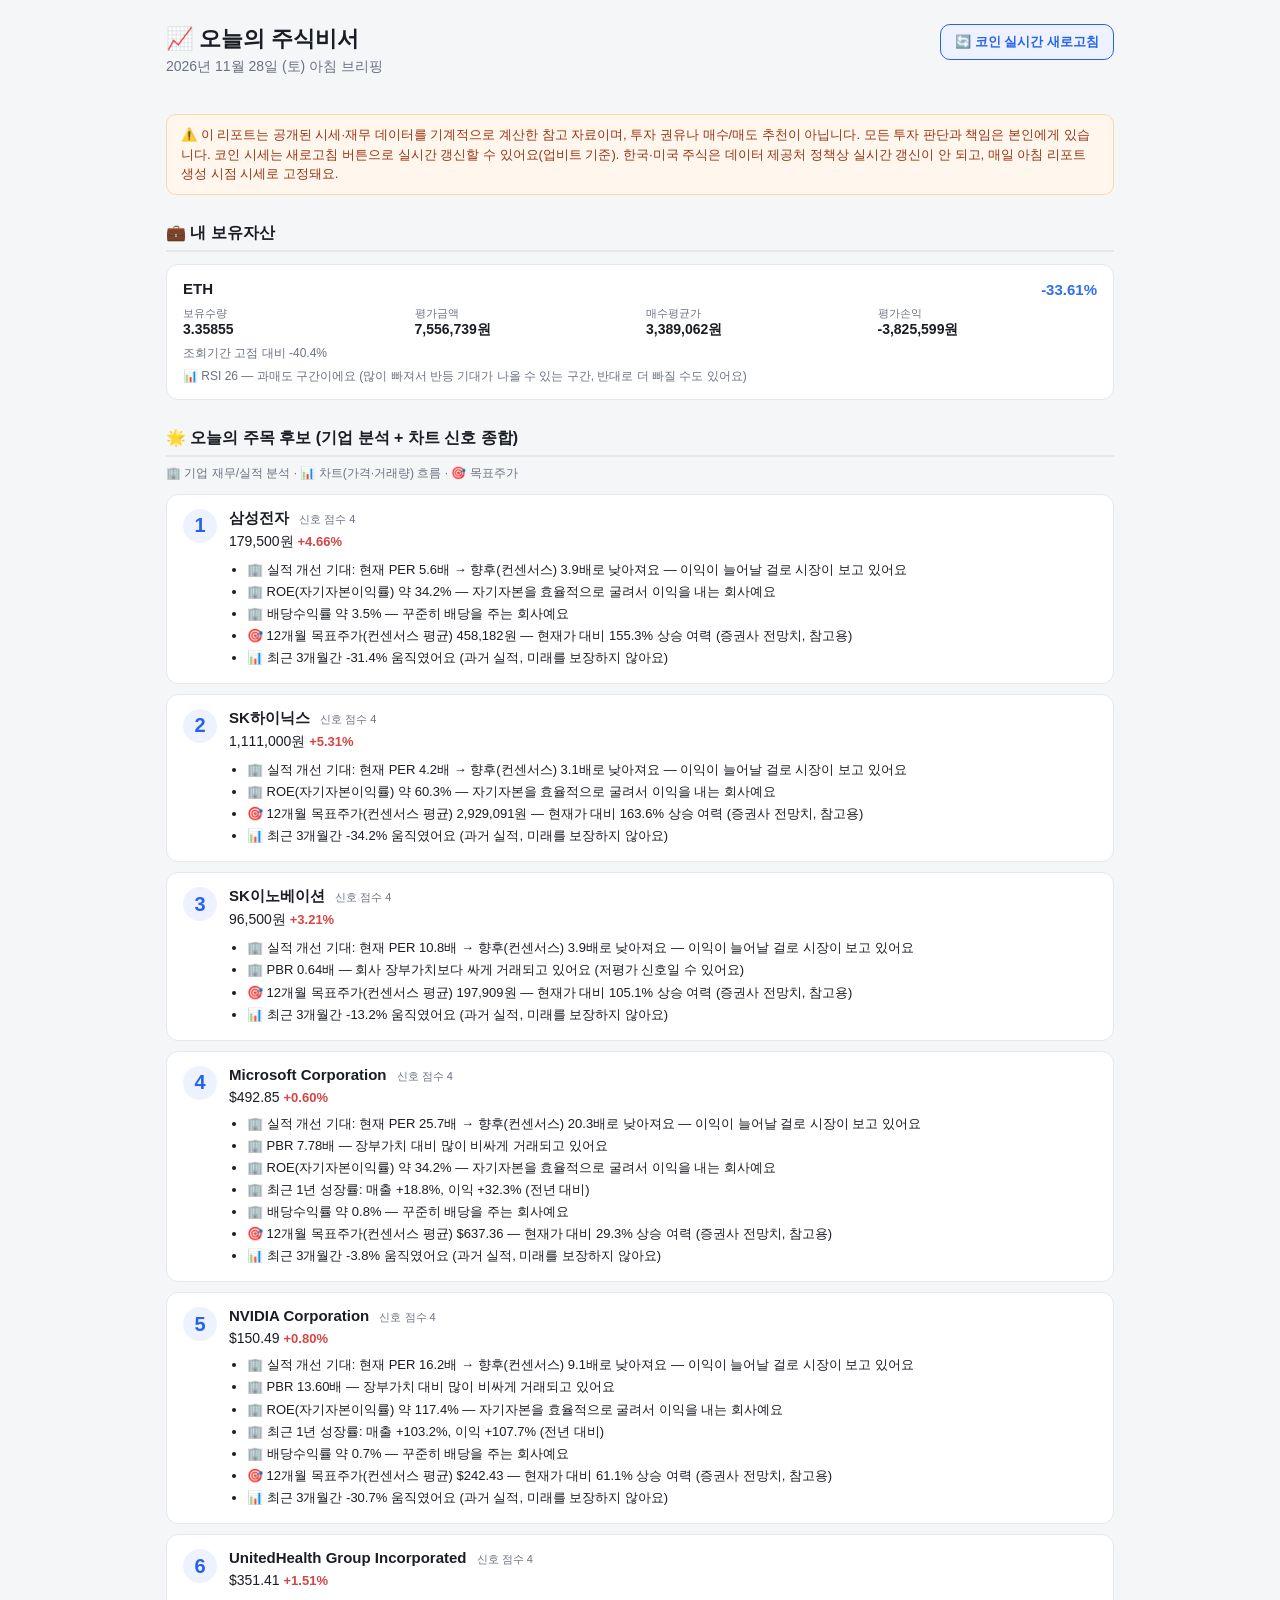
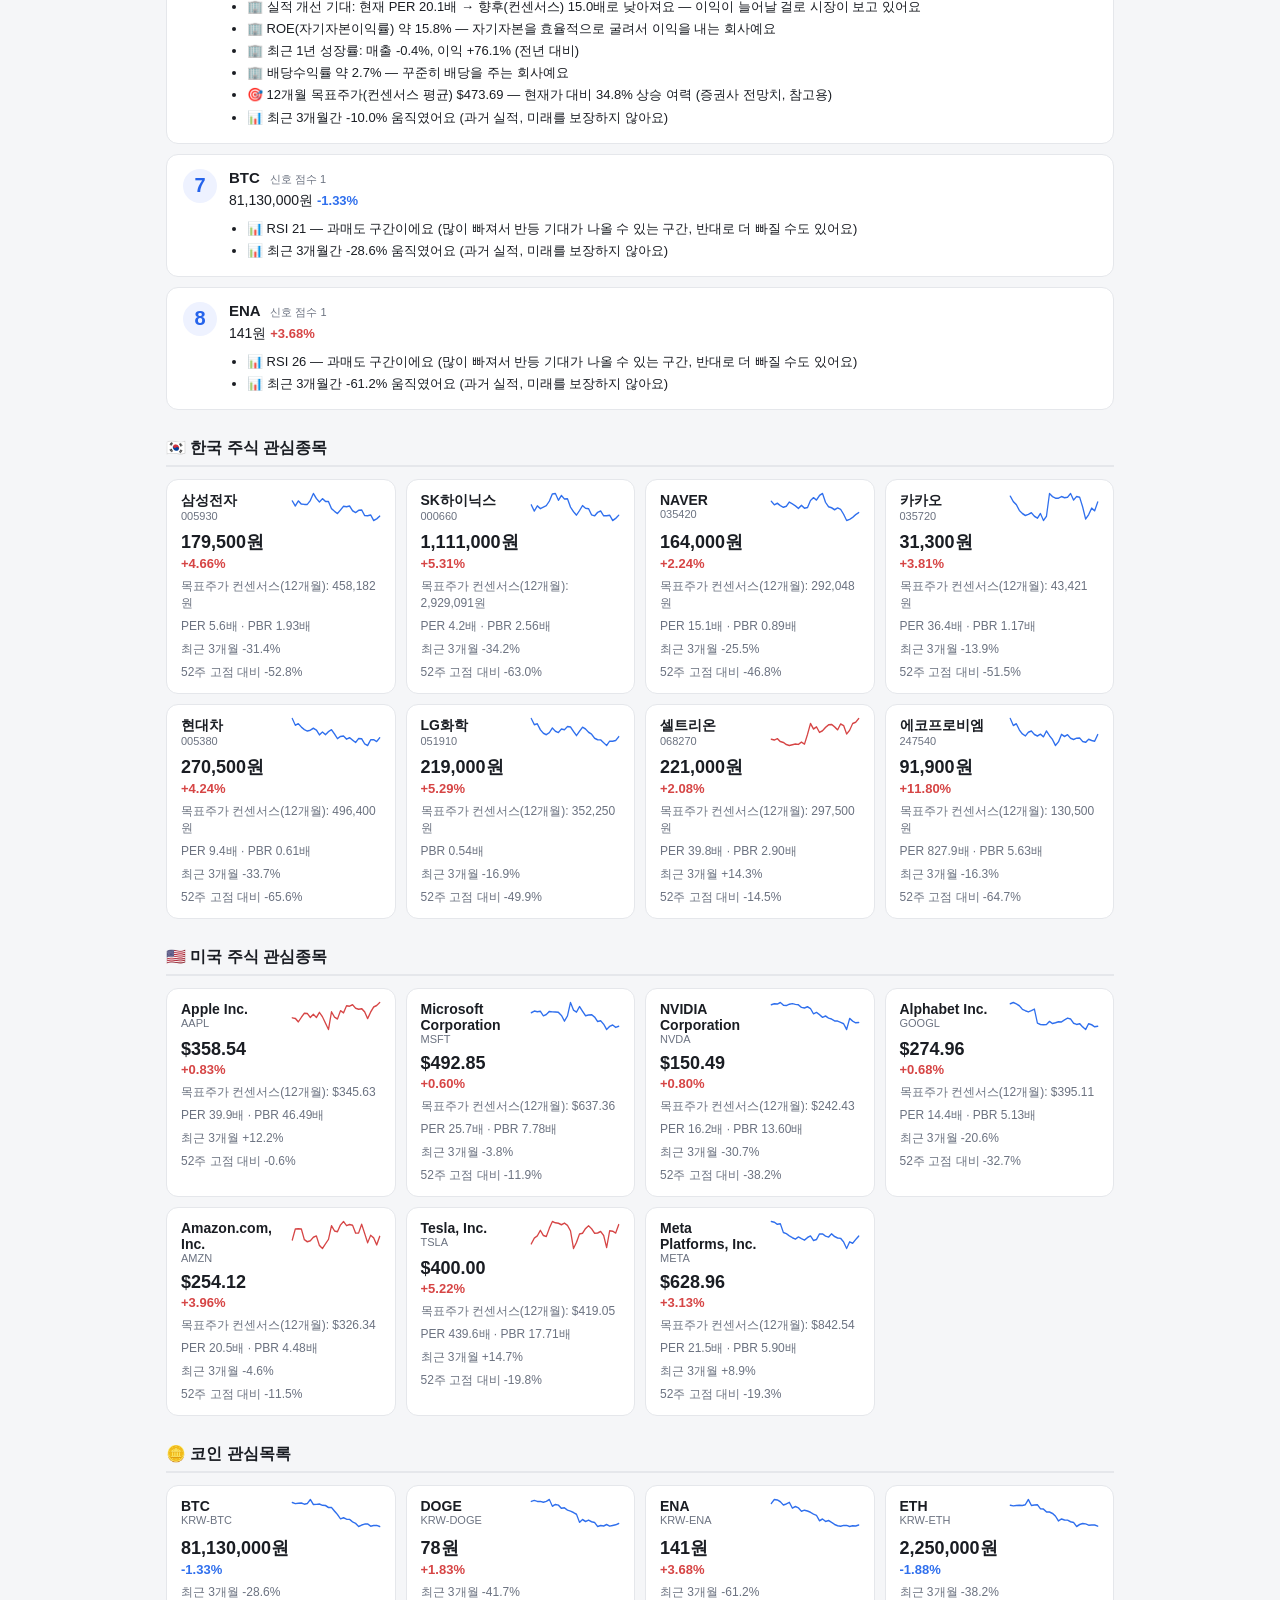
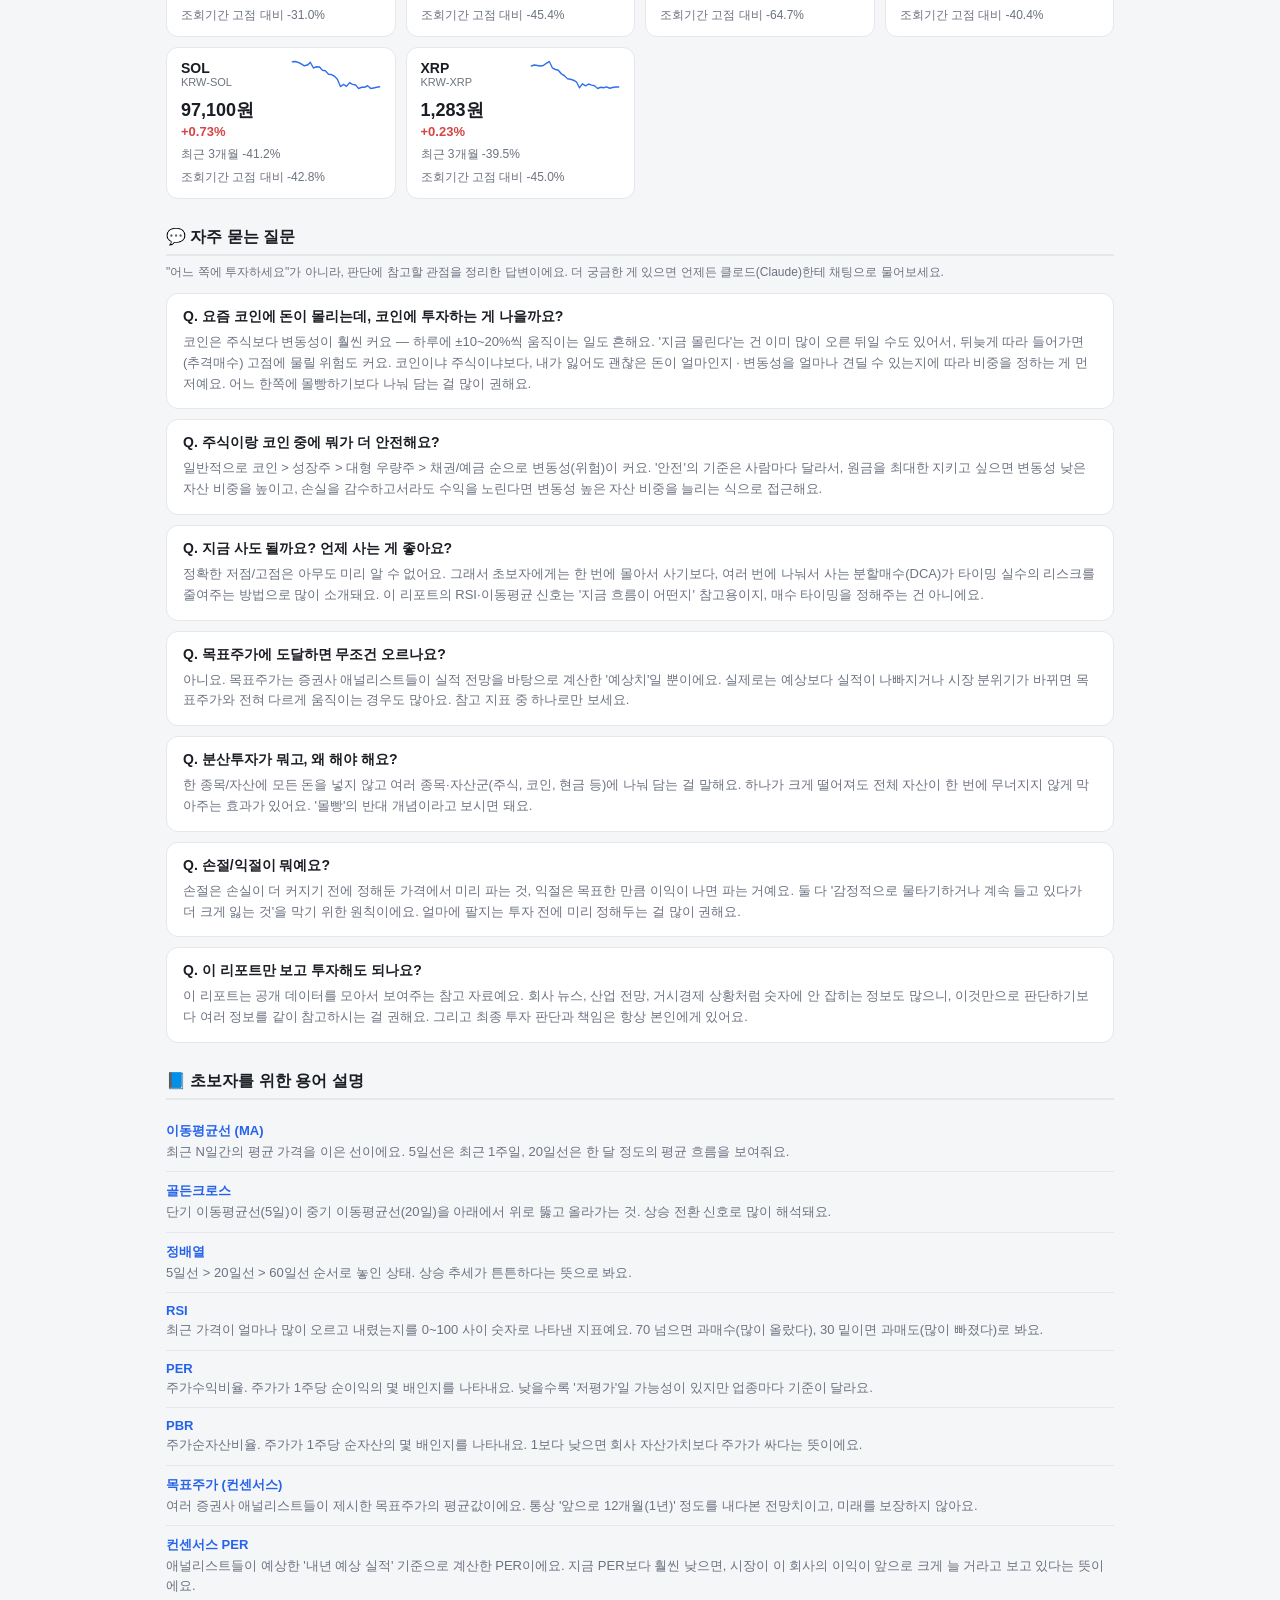
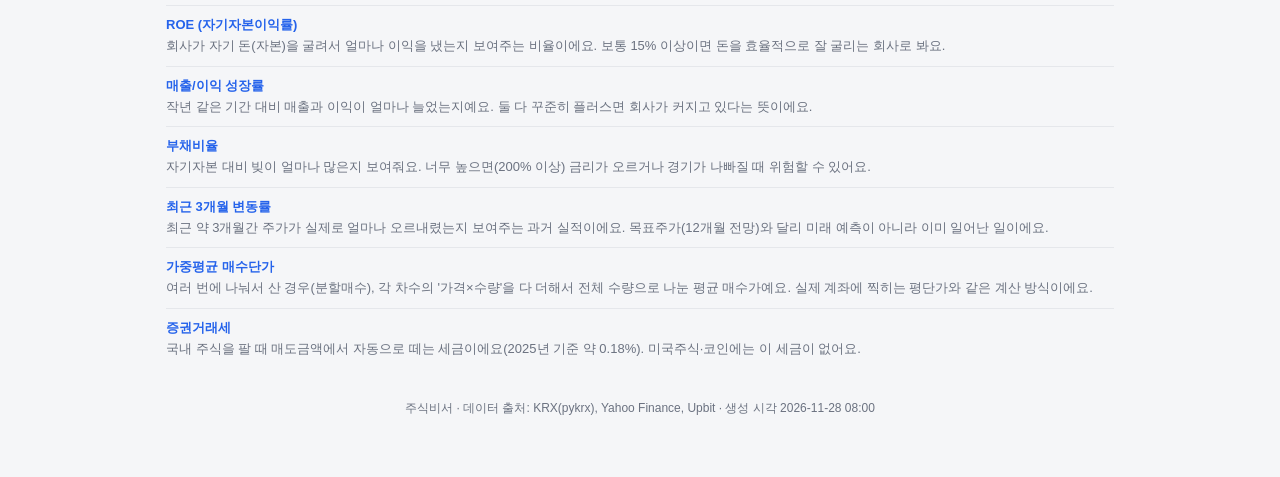
<file: docs/index.html>
<!doctype html>
<html lang="ko">
<head>
<meta charset="utf-8">
<meta name="viewport" content="width=device-width, initial-scale=1">
<title>오늘의 주식비서 - 2026년 11월 28일 (토)</title>
<style>
:root {
    --bg: #f5f6f8; --card-bg: #ffffff; --text: #1a1d23; --sub-text: #6b7280;
    --border: #e5e7eb; --up: #d64545; --down: #2f6fed; --flat: #6b7280;
    --accent: #2563eb; --accent-bg: #eef2ff; --warn-bg: #fff7ed; --warn-border: #fed7aa; --warn-text: #9a3412;
}
@media (prefers-color-scheme: dark) {
    :root { --bg:#111318; --card-bg:#1b1e26; --text:#e8eaed; --sub-text:#9aa0a6; --border:#2b2f3a;
        --up:#ff6b6b; --down:#5b9dff; --flat:#9aa0a6; --accent:#7c9dff; --accent-bg:#1e2436;
        --warn-bg:#2a2115; --warn-border:#4d3418; --warn-text:#f4b473; }
}
:root[data-theme="dark"] { --bg:#111318; --card-bg:#1b1e26; --text:#e8eaed; --sub-text:#9aa0a6; --border:#2b2f3a;
    --up:#ff6b6b; --down:#5b9dff; --flat:#9aa0a6; --accent:#7c9dff; --accent-bg:#1e2436;
    --warn-bg:#2a2115; --warn-border:#4d3418; --warn-text:#f4b473; }
:root[data-theme="light"] { --bg:#f5f6f8; --card-bg:#ffffff; --text:#1a1d23; --sub-text:#6b7280;
    --border:#e5e7eb; --up:#d64545; --down:#2f6fed; --flat:#6b7280; --accent:#2563eb; --accent-bg:#eef2ff;
    --warn-bg:#fff7ed; --warn-border:#fed7aa; --warn-text:#9a3412; }
* { box-sizing: border-box; }
body { margin:0; font-family: -apple-system, "Pretendard", "Malgun Gothic", sans-serif; background:var(--bg); color:var(--text); }
.wrap { max-width: 980px; margin: 0 auto; padding: 24px 16px 60px; }
header h1 { font-size: 22px; margin: 0 0 4px; }
header .date { color: var(--sub-text); font-size: 14px; margin-bottom: 16px; }
.disclaimer { background: var(--warn-bg); border:1px solid var(--warn-border); color:var(--warn-text);
    padding: 10px 14px; border-radius: 10px; font-size: 13px; margin-bottom: 24px; line-height:1.5; }
h2.section { font-size: 16px; margin: 28px 0 12px; padding-bottom:6px; border-bottom: 2px solid var(--border); }
.grid { display: grid; grid-template-columns: repeat(auto-fill, minmax(210px, 1fr)); gap: 10px; }
.card { background: var(--card-bg); border:1px solid var(--border); border-radius: 12px; padding: 12px 14px; }
.card.error { opacity: 0.6; }
.card-top { display:flex; justify-content: space-between; align-items:flex-start; gap:8px; }
.name { font-weight: 600; font-size: 14px; }
.sub { color: var(--sub-text); font-size: 11px; }
.spark { width: 90px; height: 30px; flex-shrink:0; }
.price { font-size: 18px; font-weight: 700; margin-top: 8px; }
.chg { font-size: 13px; font-weight: 600; display:inline-block; margin-top:2px; }
.chg.up { color: var(--up); } .chg.down { color: var(--down); } .chg.flat { color: var(--flat); }
.meta { font-size: 12px; color: var(--sub-text); margin-top: 6px; }
.cand-card { display:flex; gap:12px; background: var(--card-bg); border:1px solid var(--border);
    border-radius: 12px; padding: 14px 16px; margin-bottom: 10px; align-items:flex-start; }
.cand-rank { font-size: 20px; font-weight: 800; color: var(--accent); background: var(--accent-bg);
    width: 34px; height:34px; border-radius:50%; display:flex; align-items:center; justify-content:center; flex-shrink:0; }
.cand-name { font-weight: 700; font-size: 15px; }
.cand-score { font-size: 11px; color: var(--sub-text); font-weight: 500; margin-left: 6px; }
.cand-price { font-size: 14px; margin: 4px 0 8px; }
.signals { margin: 0; padding-left: 18px; font-size: 13px; line-height: 1.7; color: var(--text); }
.term { padding: 10px 0; border-bottom: 1px solid var(--border); }
.term:last-child { border-bottom: none; }
.term-name { font-weight: 700; font-size: 13px; color: var(--accent); }
.term-desc { font-size: 13px; color: var(--sub-text); margin-top: 2px; line-height:1.5; }
.faq-item { background: var(--card-bg); border:1px solid var(--border); border-radius: 12px;
    padding: 14px 16px; margin-bottom: 10px; }
.faq-q { font-weight: 700; font-size: 14px; margin-bottom: 6px; }
.faq-a { font-size: 13px; color: var(--sub-text); line-height: 1.6; }
.hold-card { background: var(--card-bg); border:1px solid var(--border); border-radius: 12px;
    padding: 14px 16px; margin-bottom: 10px; }
.hold-top { display:flex; justify-content: space-between; align-items:center; margin-bottom: 8px; }
.hold-top .name { font-size: 15px; font-weight: 700; }
.hold-top .chg { font-size: 15px; }
.hold-grid { display: grid; grid-template-columns: repeat(auto-fit, minmax(120px, 1fr)); gap: 6px 12px;
    font-size: 14px; font-weight: 600; }
.hold-label { display:block; font-size: 11px; font-weight: 400; color: var(--sub-text); }
footer { margin-top: 32px; font-size: 12px; color: var(--sub-text); text-align:center; }
.header-row { display:flex; justify-content: space-between; align-items:flex-start; gap: 10px; flex-wrap: wrap; }
.refresh-btn { background: var(--accent-bg); color: var(--accent); border: 1px solid var(--accent);
    border-radius: 10px; padding: 8px 14px; font-size: 13px; font-weight: 600; cursor: pointer;
    white-space: nowrap; }
.refresh-btn:active { opacity: 0.7; }
.refresh-btn[disabled] { opacity: 0.5; cursor: default; }
.refresh-status { font-size: 12px; color: var(--sub-text); margin-top: 6px; min-height: 16px; }
.flash { animation: flash-bg 0.8s ease; }
@keyframes flash-bg { 0% { background: var(--accent-bg); } 100% { background: transparent; } }
</style>
</head>
<body>
<div class="wrap">
<header>
<div class="header-row">
    <div>
        <h1>📈 오늘의 주식비서</h1>
        <div class="date">2026년 11월 28일 (토) 아침 브리핑</div>
    </div>
    <button id="refresh-btn" class="refresh-btn" onclick="refreshCoinPrices()">🔄 코인 실시간 새로고침</button>
</div>
<div id="refresh-status" class="refresh-status"></div>
</header>
<div class="disclaimer">⚠️ 이 리포트는 공개된 시세·재무 데이터를 기계적으로 계산한 참고 자료이며, 투자 권유나 매수/매도 추천이 아닙니다. 모든 투자 판단과 책임은 본인에게 있습니다. 코인 시세는 새로고침 버튼으로 실시간 갱신할 수 있어요(업비트 기준). 한국·미국 주식은 데이터 제공처 정책상 실시간 갱신이 안 되고, 매일 아침 리포트 생성 시점 시세로 고정돼요.</div>

<h2 class="section">💼 내 보유자산</h2><div class="hold-card" data-live-market="KRW-ETH" data-qty="3.35855073" data-avg-price="3389062.45627493">
        <div class="hold-top">
            <div class="name">ETH</div>
            <div class="chg down" data-field="pnl-pct">-33.61%</div>
        </div>
        <div class="hold-grid">
            <div><span class="hold-label">보유수량</span>3.35855</div>
            <div><span class="hold-label">평가금액</span><span data-field="eval">7,556,739</span>원</div>
            <div><span class="hold-label">매수평균가</span>3,389,062원</div>
            <div><span class="hold-label">평가손익</span><span data-field="pnl">-3,825,599</span>원</div>
        </div>
        
        
        <div class="meta">조회기간 고점 대비 -40.4%</div>
        <div class="meta">📊 RSI 26 — 과매도 구간이에요 (많이 빠져서 반등 기대가 나올 수 있는 구간, 반대로 더 빠질 수도 있어요)</div>
    </div>

<h2 class="section">🌟 오늘의 주목 후보 (기업 분석 + 차트 신호 종합)</h2>
<p style="color:var(--sub-text); font-size:12px; margin:-4px 0 12px;">🏢 기업 재무/실적 분석 · 📊 차트(가격·거래량) 흐름 · 🎯 목표주가</p>
<div class="cand-card">
        <div class="cand-rank">1</div>
        <div class="cand-body">
            <div class="cand-name">삼성전자 <span class="cand-score">신호 점수 4</span></div>
            <div class="cand-price">179,500원
                <span class="chg up">+4.66%</span>
            </div>
            <ul class="signals"><li>🏢 실적 개선 기대: 현재 PER 5.6배 → 향후(컨센서스) 3.9배로 낮아져요 — 이익이 늘어날 걸로 시장이 보고 있어요</li><li>🏢 ROE(자기자본이익률) 약 34.2% — 자기자본을 효율적으로 굴려서 이익을 내는 회사예요</li><li>🏢 배당수익률 약 3.5% — 꾸준히 배당을 주는 회사예요</li><li>🎯 12개월 목표주가(컨센서스 평균) 458,182원 — 현재가 대비 155.3% 상승 여력 (증권사 전망치, 참고용)</li><li>📊 최근 3개월간 -31.4% 움직였어요 (과거 실적, 미래를 보장하지 않아요)</li></ul>
        </div>
    </div><div class="cand-card">
        <div class="cand-rank">2</div>
        <div class="cand-body">
            <div class="cand-name">SK하이닉스 <span class="cand-score">신호 점수 4</span></div>
            <div class="cand-price">1,111,000원
                <span class="chg up">+5.31%</span>
            </div>
            <ul class="signals"><li>🏢 실적 개선 기대: 현재 PER 4.2배 → 향후(컨센서스) 3.1배로 낮아져요 — 이익이 늘어날 걸로 시장이 보고 있어요</li><li>🏢 ROE(자기자본이익률) 약 60.3% — 자기자본을 효율적으로 굴려서 이익을 내는 회사예요</li><li>🎯 12개월 목표주가(컨센서스 평균) 2,929,091원 — 현재가 대비 163.6% 상승 여력 (증권사 전망치, 참고용)</li><li>📊 최근 3개월간 -34.2% 움직였어요 (과거 실적, 미래를 보장하지 않아요)</li></ul>
        </div>
    </div><div class="cand-card">
        <div class="cand-rank">3</div>
        <div class="cand-body">
            <div class="cand-name">SK이노베이션 <span class="cand-score">신호 점수 4</span></div>
            <div class="cand-price">96,500원
                <span class="chg up">+3.21%</span>
            </div>
            <ul class="signals"><li>🏢 실적 개선 기대: 현재 PER 10.8배 → 향후(컨센서스) 3.9배로 낮아져요 — 이익이 늘어날 걸로 시장이 보고 있어요</li><li>🏢 PBR 0.64배 — 회사 장부가치보다 싸게 거래되고 있어요 (저평가 신호일 수 있어요)</li><li>🎯 12개월 목표주가(컨센서스 평균) 197,909원 — 현재가 대비 105.1% 상승 여력 (증권사 전망치, 참고용)</li><li>📊 최근 3개월간 -13.2% 움직였어요 (과거 실적, 미래를 보장하지 않아요)</li></ul>
        </div>
    </div><div class="cand-card">
        <div class="cand-rank">4</div>
        <div class="cand-body">
            <div class="cand-name">Microsoft Corporation <span class="cand-score">신호 점수 4</span></div>
            <div class="cand-price">$492.85
                <span class="chg up">+0.60%</span>
            </div>
            <ul class="signals"><li>🏢 실적 개선 기대: 현재 PER 25.7배 → 향후(컨센서스) 20.3배로 낮아져요 — 이익이 늘어날 걸로 시장이 보고 있어요</li><li>🏢 PBR 7.78배 — 장부가치 대비 많이 비싸게 거래되고 있어요</li><li>🏢 ROE(자기자본이익률) 약 34.2% — 자기자본을 효율적으로 굴려서 이익을 내는 회사예요</li><li>🏢 최근 1년 성장률: 매출 +18.8%, 이익 +32.3% (전년 대비)</li><li>🏢 배당수익률 약 0.8% — 꾸준히 배당을 주는 회사예요</li><li>🎯 12개월 목표주가(컨센서스 평균) $637.36 — 현재가 대비 29.3% 상승 여력 (증권사 전망치, 참고용)</li><li>📊 최근 3개월간 -3.8% 움직였어요 (과거 실적, 미래를 보장하지 않아요)</li></ul>
        </div>
    </div><div class="cand-card">
        <div class="cand-rank">5</div>
        <div class="cand-body">
            <div class="cand-name">NVIDIA Corporation <span class="cand-score">신호 점수 4</span></div>
            <div class="cand-price">$150.49
                <span class="chg up">+0.80%</span>
            </div>
            <ul class="signals"><li>🏢 실적 개선 기대: 현재 PER 16.2배 → 향후(컨센서스) 9.1배로 낮아져요 — 이익이 늘어날 걸로 시장이 보고 있어요</li><li>🏢 PBR 13.60배 — 장부가치 대비 많이 비싸게 거래되고 있어요</li><li>🏢 ROE(자기자본이익률) 약 117.4% — 자기자본을 효율적으로 굴려서 이익을 내는 회사예요</li><li>🏢 최근 1년 성장률: 매출 +103.2%, 이익 +107.7% (전년 대비)</li><li>🏢 배당수익률 약 0.7% — 꾸준히 배당을 주는 회사예요</li><li>🎯 12개월 목표주가(컨센서스 평균) $242.43 — 현재가 대비 61.1% 상승 여력 (증권사 전망치, 참고용)</li><li>📊 최근 3개월간 -30.7% 움직였어요 (과거 실적, 미래를 보장하지 않아요)</li></ul>
        </div>
    </div><div class="cand-card">
        <div class="cand-rank">6</div>
        <div class="cand-body">
            <div class="cand-name">UnitedHealth Group Incorporated <span class="cand-score">신호 점수 4</span></div>
            <div class="cand-price">$351.41
                <span class="chg up">+1.51%</span>
            </div>
            <ul class="signals"><li>🏢 실적 개선 기대: 현재 PER 20.1배 → 향후(컨센서스) 15.0배로 낮아져요 — 이익이 늘어날 걸로 시장이 보고 있어요</li><li>🏢 ROE(자기자본이익률) 약 15.8% — 자기자본을 효율적으로 굴려서 이익을 내는 회사예요</li><li>🏢 최근 1년 성장률: 매출 -0.4%, 이익 +76.1% (전년 대비)</li><li>🏢 배당수익률 약 2.7% — 꾸준히 배당을 주는 회사예요</li><li>🎯 12개월 목표주가(컨센서스 평균) $473.69 — 현재가 대비 34.8% 상승 여력 (증권사 전망치, 참고용)</li><li>📊 최근 3개월간 -10.0% 움직였어요 (과거 실적, 미래를 보장하지 않아요)</li></ul>
        </div>
    </div><div class="cand-card">
        <div class="cand-rank">7</div>
        <div class="cand-body">
            <div class="cand-name">BTC <span class="cand-score">신호 점수 1</span></div>
            <div class="cand-price">81,130,000원
                <span class="chg down">-1.33%</span>
            </div>
            <ul class="signals"><li>📊 RSI 21 — 과매도 구간이에요 (많이 빠져서 반등 기대가 나올 수 있는 구간, 반대로 더 빠질 수도 있어요)</li><li>📊 최근 3개월간 -28.6% 움직였어요 (과거 실적, 미래를 보장하지 않아요)</li></ul>
        </div>
    </div><div class="cand-card">
        <div class="cand-rank">8</div>
        <div class="cand-body">
            <div class="cand-name">ENA <span class="cand-score">신호 점수 1</span></div>
            <div class="cand-price">141원
                <span class="chg up">+3.68%</span>
            </div>
            <ul class="signals"><li>📊 RSI 26 — 과매도 구간이에요 (많이 빠져서 반등 기대가 나올 수 있는 구간, 반대로 더 빠질 수도 있어요)</li><li>📊 최근 3개월간 -61.2% 움직였어요 (과거 실적, 미래를 보장하지 않아요)</li></ul>
        </div>
    </div>

<h2 class="section">🇰🇷 한국 주식 관심종목</h2>
<div class="grid"><div class="card">
        <div class="card-top">
            <div>
                <div class="name">삼성전자</div>
                <div class="sub">005930</div>
            </div>
            <svg viewBox="0 0 140 40" class="spark" preserveAspectRatio="none"><polyline points="2.0,11.9 6.7,18.6 11.4,11.9 16.1,16.1 20.8,16.5 25.4,16.5 30.1,11.2 34.8,2.0 39.5,8.7 44.2,13.3 48.9,8.9 53.6,12.6 58.3,12.8 63.0,22.1 67.7,25.7 72.3,28.7 77.0,24.0 81.7,19.1 86.4,19.7 91.1,18.6 95.8,25.0 100.5,27.4 105.2,24.4 109.9,23.9 114.6,31.5 119.2,31.7 123.9,30.6 128.6,38.0 133.3,35.9 138.0,32.2" fill="none" stroke="var(--down)" stroke-width="2" stroke-linecap="round" stroke-linejoin="round"/></svg>
        </div>
        <div class="price" data-field="price">179,500원</div>
        <div class="chg up" data-field="chg">+4.66%</div>
        <div class="meta">목표주가 컨센서스(12개월): 458,182원</div><div class="meta">PER 5.6배 · PBR 1.93배</div><div class="meta">최근 3개월 -31.4%</div><div class="meta">52주 고점 대비 -52.8%</div>
    </div><div class="card">
        <div class="card-top">
            <div>
                <div class="name">SK하이닉스</div>
                <div class="sub">000660</div>
            </div>
            <svg viewBox="0 0 140 40" class="spark" preserveAspectRatio="none"><polyline points="2.0,17.2 6.7,25.4 11.4,18.4 16.1,22.2 20.8,20.1 25.4,18.2 30.1,12.2 34.8,2.6 39.5,2.0 44.2,11.0 48.9,4.6 53.6,9.3 58.3,8.9 63.0,20.2 67.7,26.4 72.3,30.8 77.0,24.8 81.7,18.1 86.4,21.7 91.1,22.3 95.8,30.5 100.5,31.8 105.2,27.2 109.9,25.4 114.6,31.8 119.2,31.8 123.9,30.9 128.6,38.0 133.3,35.1 138.0,31.0" fill="none" stroke="var(--down)" stroke-width="2" stroke-linecap="round" stroke-linejoin="round"/></svg>
        </div>
        <div class="price" data-field="price">1,111,000원</div>
        <div class="chg up" data-field="chg">+5.31%</div>
        <div class="meta">목표주가 컨센서스(12개월): 2,929,091원</div><div class="meta">PER 4.2배 · PBR 2.56배</div><div class="meta">최근 3개월 -34.2%</div><div class="meta">52주 고점 대비 -63.0%</div>
    </div><div class="card">
        <div class="card-top">
            <div>
                <div class="name">NAVER</div>
                <div class="sub">035420</div>
            </div>
            <svg viewBox="0 0 140 40" class="spark" preserveAspectRatio="none"><polyline points="2.0,12.4 6.7,17.1 11.4,15.0 16.1,18.1 20.8,20.4 25.4,19.0 30.1,13.4 34.8,15.8 39.5,18.4 44.2,21.9 48.9,17.8 53.6,21.6 58.3,20.8 63.0,11.3 67.7,7.6 72.3,10.7 77.0,4.6 81.7,2.0 86.4,13.8 91.1,19.6 95.8,21.0 100.5,23.7 105.2,21.2 109.9,23.2 114.6,29.9 119.2,38.0 123.9,36.5 128.6,33.8 133.3,30.3 138.0,27.4" fill="none" stroke="var(--down)" stroke-width="2" stroke-linecap="round" stroke-linejoin="round"/></svg>
        </div>
        <div class="price" data-field="price">164,000원</div>
        <div class="chg up" data-field="chg">+2.24%</div>
        <div class="meta">목표주가 컨센서스(12개월): 292,048원</div><div class="meta">PER 15.1배 · PBR 0.89배</div><div class="meta">최근 3개월 -25.5%</div><div class="meta">52주 고점 대비 -46.8%</div>
    </div><div class="card">
        <div class="card-top">
            <div>
                <div class="name">카카오</div>
                <div class="sub">035720</div>
            </div>
            <svg viewBox="0 0 140 40" class="spark" preserveAspectRatio="none"><polyline points="2.0,5.6 6.7,12.8 11.4,16.9 16.1,24.6 20.8,28.7 25.4,31.3 30.1,29.8 34.8,27.7 39.5,32.3 44.2,34.9 48.9,28.7 53.6,38.0 58.3,32.3 63.0,2.0 67.7,6.1 72.3,8.2 77.0,8.2 81.7,6.1 86.4,7.7 91.1,7.1 95.8,2.0 100.5,10.7 105.2,6.1 109.9,7.1 114.6,20.0 119.2,35.9 123.9,30.3 128.6,21.5 133.3,25.1 138.0,13.3" fill="none" stroke="var(--down)" stroke-width="2" stroke-linecap="round" stroke-linejoin="round"/></svg>
        </div>
        <div class="price" data-field="price">31,300원</div>
        <div class="chg up" data-field="chg">+3.81%</div>
        <div class="meta">목표주가 컨센서스(12개월): 43,421원</div><div class="meta">PER 36.4배 · PBR 1.17배</div><div class="meta">최근 3개월 -13.9%</div><div class="meta">52주 고점 대비 -51.5%</div>
    </div><div class="card">
        <div class="card-top">
            <div>
                <div class="name">현대차</div>
                <div class="sub">005380</div>
            </div>
            <svg viewBox="0 0 140 40" class="spark" preserveAspectRatio="none"><polyline points="2.0,2.0 6.7,11.0 11.4,8.9 16.1,13.4 20.8,16.9 25.4,18.8 30.1,17.6 34.8,15.0 39.5,17.4 44.2,23.8 48.9,20.0 53.6,23.6 58.3,19.5 63.0,16.9 67.7,22.6 72.3,28.8 77.0,25.9 81.7,25.4 86.4,29.5 91.1,27.6 95.8,30.7 100.5,34.0 105.2,28.8 109.9,29.0 114.6,35.9 119.2,38.0 123.9,30.4 128.6,30.2 133.3,32.8 138.0,27.6" fill="none" stroke="var(--down)" stroke-width="2" stroke-linecap="round" stroke-linejoin="round"/></svg>
        </div>
        <div class="price" data-field="price">270,500원</div>
        <div class="chg up" data-field="chg">+4.24%</div>
        <div class="meta">목표주가 컨센서스(12개월): 496,400원</div><div class="meta">PER 9.4배 · PBR 0.61배</div><div class="meta">최근 3개월 -33.7%</div><div class="meta">52주 고점 대비 -65.6%</div>
    </div><div class="card">
        <div class="card-top">
            <div>
                <div class="name">LG화학</div>
                <div class="sub">051910</div>
            </div>
            <svg viewBox="0 0 140 40" class="spark" preserveAspectRatio="none"><polyline points="2.0,2.0 6.7,10.3 11.4,9.1 16.1,17.0 20.8,21.7 25.4,23.6 30.1,20.8 34.8,14.6 39.5,19.1 44.2,20.8 48.9,16.0 53.6,17.0 58.3,12.7 63.0,13.4 67.7,19.3 72.3,24.8 77.0,18.9 81.7,13.6 86.4,16.0 91.1,20.3 95.8,22.9 100.5,28.4 105.2,30.3 109.9,30.5 114.6,34.3 119.2,38.0 123.9,32.2 128.6,32.4 133.3,31.4 138.0,26.2" fill="none" stroke="var(--down)" stroke-width="2" stroke-linecap="round" stroke-linejoin="round"/></svg>
        </div>
        <div class="price" data-field="price">219,000원</div>
        <div class="chg up" data-field="chg">+5.29%</div>
        <div class="meta">목표주가 컨센서스(12개월): 352,250원</div><div class="meta">PBR 0.54배</div><div class="meta">최근 3개월 -16.9%</div><div class="meta">52주 고점 대비 -49.9%</div>
    </div><div class="card">
        <div class="card-top">
            <div>
                <div class="name">셀트리온</div>
                <div class="sub">068270</div>
            </div>
            <svg viewBox="0 0 140 40" class="spark" preserveAspectRatio="none"><polyline points="2.0,29.7 6.7,30.8 11.4,28.9 16.1,32.8 20.8,33.9 25.4,36.8 30.1,38.0 34.8,36.9 39.5,36.1 44.2,36.5 48.9,33.5 53.6,36.2 58.3,23.3 63.0,8.7 67.7,16.0 72.3,13.2 77.0,20.5 81.7,18.3 86.4,13.8 91.1,10.4 95.8,9.9 100.5,13.2 105.2,17.1 109.9,9.3 114.6,11.5 119.2,22.7 123.9,17.7 128.6,8.7 133.3,7.0 138.0,2.0" fill="none" stroke="var(--up)" stroke-width="2" stroke-linecap="round" stroke-linejoin="round"/></svg>
        </div>
        <div class="price" data-field="price">221,000원</div>
        <div class="chg up" data-field="chg">+2.08%</div>
        <div class="meta">목표주가 컨센서스(12개월): 297,500원</div><div class="meta">PER 39.8배 · PBR 2.90배</div><div class="meta">최근 3개월 +14.3%</div><div class="meta">52주 고점 대비 -14.5%</div>
    </div><div class="card">
        <div class="card-top">
            <div>
                <div class="name">에코프로비엠</div>
                <div class="sub">247540</div>
            </div>
            <svg viewBox="0 0 140 40" class="spark" preserveAspectRatio="none"><polyline points="2.0,2.0 6.7,11.3 11.4,9.0 16.1,17.2 20.8,22.6 25.4,25.2 30.1,20.3 34.8,18.6 39.5,23.3 44.2,25.3 48.9,22.9 53.6,26.4 58.3,18.6 63.0,24.9 67.7,30.1 72.3,38.0 77.0,33.1 81.7,23.2 86.4,26.0 91.1,23.6 95.8,28.3 100.5,29.9 105.2,28.2 109.9,28.0 114.6,32.7 119.2,33.8 123.9,29.6 128.6,31.3 133.3,32.2 138.0,23.4" fill="none" stroke="var(--down)" stroke-width="2" stroke-linecap="round" stroke-linejoin="round"/></svg>
        </div>
        <div class="price" data-field="price">91,900원</div>
        <div class="chg up" data-field="chg">+11.80%</div>
        <div class="meta">목표주가 컨센서스(12개월): 130,500원</div><div class="meta">PER 827.9배 · PBR 5.63배</div><div class="meta">최근 3개월 -16.3%</div><div class="meta">52주 고점 대비 -64.7%</div>
    </div></div>

<h2 class="section">🇺🇸 미국 주식 관심종목</h2>
<div class="grid"><div class="card">
        <div class="card-top">
            <div>
                <div class="name">Apple Inc.</div>
                <div class="sub">AAPL</div>
            </div>
            <svg viewBox="0 0 140 40" class="spark" preserveAspectRatio="none"><polyline points="2.0,22.5 6.7,23.2 11.4,27.8 16.1,21.8 20.8,16.2 25.4,16.8 30.1,21.9 34.8,17.7 39.5,22.0 44.2,15.2 48.9,21.0 53.6,29.4 58.3,38.0 63.0,14.4 67.7,21.6 72.3,24.0 77.0,12.9 81.7,15.8 86.4,6.3 91.1,6.9 95.8,5.0 100.5,9.7 105.2,10.9 109.9,10.2 114.6,14.5 119.2,23.4 123.9,14.7 128.6,8.0 133.3,6.0 138.0,2.0" fill="none" stroke="var(--up)" stroke-width="2" stroke-linecap="round" stroke-linejoin="round"/></svg>
        </div>
        <div class="price" data-field="price">$358.54</div>
        <div class="chg up" data-field="chg">+0.83%</div>
        <div class="meta">목표주가 컨센서스(12개월): $345.63</div><div class="meta">PER 39.9배 · PBR 46.49배</div><div class="meta">최근 3개월 +12.2%</div><div class="meta">52주 고점 대비 -0.6%</div>
    </div><div class="card">
        <div class="card-top">
            <div>
                <div class="name">Microsoft Corporation</div>
                <div class="sub">MSFT</div>
            </div>
            <svg viewBox="0 0 140 40" class="spark" preserveAspectRatio="none"><polyline points="2.0,15.7 6.7,13.4 11.4,14.2 16.1,13.7 20.8,19.8 25.4,18.0 30.1,13.9 34.8,14.5 39.5,14.7 44.2,15.1 48.9,19.3 53.6,26.9 58.3,19.8 63.0,2.0 67.7,12.2 72.3,14.9 77.0,7.4 81.7,13.6 86.4,19.7 91.1,18.8 95.8,18.3 100.5,21.4 105.2,27.4 109.9,26.3 114.6,30.9 119.2,38.0 123.9,33.9 128.6,32.0 133.3,35.2 138.0,33.7" fill="none" stroke="var(--down)" stroke-width="2" stroke-linecap="round" stroke-linejoin="round"/></svg>
        </div>
        <div class="price" data-field="price">$492.85</div>
        <div class="chg up" data-field="chg">+0.60%</div>
        <div class="meta">목표주가 컨센서스(12개월): $637.36</div><div class="meta">PER 25.7배 · PBR 7.78배</div><div class="meta">최근 3개월 -3.8%</div><div class="meta">52주 고점 대비 -11.9%</div>
    </div><div class="card">
        <div class="card-top">
            <div>
                <div class="name">NVIDIA Corporation</div>
                <div class="sub">NVDA</div>
            </div>
            <svg viewBox="0 0 140 40" class="spark" preserveAspectRatio="none"><polyline points="2.0,4.9 6.7,3.8 11.4,4.1 16.1,2.0 20.8,5.6 25.4,6.1 30.1,4.2 34.8,3.5 39.5,4.5 44.2,5.1 48.9,8.5 53.6,9.4 58.3,7.7 63.0,10.2 67.7,17.1 72.3,15.2 77.0,18.2 81.7,21.8 86.4,20.0 91.1,22.8 95.8,24.1 100.5,26.6 105.2,26.8 109.9,28.5 114.6,30.4 119.2,38.0 123.9,23.2 128.6,26.9 133.3,29.1 138.0,28.7" fill="none" stroke="var(--down)" stroke-width="2" stroke-linecap="round" stroke-linejoin="round"/></svg>
        </div>
        <div class="price" data-field="price">$150.49</div>
        <div class="chg up" data-field="chg">+0.80%</div>
        <div class="meta">목표주가 컨센서스(12개월): $242.43</div><div class="meta">PER 16.2배 · PBR 13.60배</div><div class="meta">최근 3개월 -30.7%</div><div class="meta">52주 고점 대비 -38.2%</div>
    </div><div class="card">
        <div class="card-top">
            <div>
                <div class="name">Alphabet Inc.</div>
                <div class="sub">GOOGL</div>
            </div>
            <svg viewBox="0 0 140 40" class="spark" preserveAspectRatio="none"><polyline points="2.0,3.6 6.7,2.0 11.4,3.8 16.1,6.3 20.8,11.1 25.4,12.9 30.1,14.5 34.8,12.8 39.5,10.8 44.2,29.5 48.9,31.4 53.6,31.7 58.3,31.3 63.0,27.2 67.7,30.1 72.3,29.1 77.0,27.6 81.7,27.9 86.4,25.1 91.1,22.8 95.8,24.1 100.5,29.6 105.2,31.2 109.9,30.2 114.6,34.6 119.2,38.0 123.9,30.3 128.6,31.7 133.3,34.4 138.0,33.6" fill="none" stroke="var(--down)" stroke-width="2" stroke-linecap="round" stroke-linejoin="round"/></svg>
        </div>
        <div class="price" data-field="price">$274.96</div>
        <div class="chg up" data-field="chg">+0.68%</div>
        <div class="meta">목표주가 컨센서스(12개월): $395.11</div><div class="meta">PER 14.4배 · PBR 5.13배</div><div class="meta">최근 3개월 -20.6%</div><div class="meta">52주 고점 대비 -32.7%</div>
    </div><div class="card">
        <div class="card-top">
            <div>
                <div class="name">Amazon.com, Inc.</div>
                <div class="sub">AMZN</div>
            </div>
            <svg viewBox="0 0 140 40" class="spark" preserveAspectRatio="none"><polyline points="2.0,26.6 6.7,11.9 11.4,11.7 16.1,12.0 20.8,26.2 25.4,29.0 30.1,27.7 34.8,23.0 39.5,21.2 44.2,33.9 48.9,38.0 53.6,31.8 58.3,25.8 63.0,7.7 67.7,14.6 72.3,15.6 77.0,6.6 81.7,2.0 86.4,7.5 91.1,6.0 95.8,7.0 100.5,17.5 105.2,17.3 109.9,5.7 114.6,17.9 119.2,30.4 123.9,20.3 128.6,23.9 133.3,33.2 138.0,21.8" fill="none" stroke="var(--up)" stroke-width="2" stroke-linecap="round" stroke-linejoin="round"/></svg>
        </div>
        <div class="price" data-field="price">$254.12</div>
        <div class="chg up" data-field="chg">+3.96%</div>
        <div class="meta">목표주가 컨센서스(12개월): $326.34</div><div class="meta">PER 20.5배 · PBR 4.48배</div><div class="meta">최근 3개월 -4.6%</div><div class="meta">52주 고점 대비 -11.5%</div>
    </div><div class="card">
        <div class="card-top">
            <div>
                <div class="name">Tesla, Inc.</div>
                <div class="sub">TSLA</div>
            </div>
            <svg viewBox="0 0 140 40" class="spark" preserveAspectRatio="none"><polyline points="2.0,31.8 6.7,24.2 11.4,21.1 16.1,13.8 20.8,20.6 25.4,21.9 30.1,10.9 34.8,2.0 39.5,3.8 44.2,4.3 48.9,6.3 53.6,4.1 58.3,7.1 63.0,14.6 67.7,38.0 72.3,29.8 77.0,18.6 81.7,17.6 86.4,11.4 91.1,7.7 95.8,11.7 100.5,17.6 105.2,17.4 109.9,15.4 114.6,20.7 119.2,36.8 123.9,14.4 128.6,14.9 133.3,17.4 138.0,6.2" fill="none" stroke="var(--up)" stroke-width="2" stroke-linecap="round" stroke-linejoin="round"/></svg>
        </div>
        <div class="price" data-field="price">$400.00</div>
        <div class="chg up" data-field="chg">+5.22%</div>
        <div class="meta">목표주가 컨센서스(12개월): $419.05</div><div class="meta">PER 439.6배 · PBR 17.71배</div><div class="meta">최근 3개월 +14.7%</div><div class="meta">52주 고점 대비 -19.8%</div>
    </div><div class="card">
        <div class="card-top">
            <div>
                <div class="name">Meta Platforms, Inc.</div>
                <div class="sub">META</div>
            </div>
            <svg viewBox="0 0 140 40" class="spark" preserveAspectRatio="none"><polyline points="2.0,2.0 6.7,2.9 11.4,5.7 16.1,4.9 20.8,16.7 25.4,18.2 30.1,21.1 34.8,23.6 39.5,25.5 44.2,22.6 48.9,24.9 53.6,26.9 58.3,23.4 63.0,21.2 67.7,27.3 72.3,26.0 77.0,18.5 81.7,18.5 86.4,21.5 91.1,22.8 95.8,18.4 100.5,22.1 105.2,23.9 109.9,24.5 114.6,29.4 119.2,38.0 123.9,29.1 128.6,31.0 133.3,26.1 138.0,21.5" fill="none" stroke="var(--down)" stroke-width="2" stroke-linecap="round" stroke-linejoin="round"/></svg>
        </div>
        <div class="price" data-field="price">$628.96</div>
        <div class="chg up" data-field="chg">+3.13%</div>
        <div class="meta">목표주가 컨센서스(12개월): $842.54</div><div class="meta">PER 21.5배 · PBR 5.90배</div><div class="meta">최근 3개월 +8.9%</div><div class="meta">52주 고점 대비 -19.3%</div>
    </div></div>

<h2 class="section">🪙 코인 관심목록</h2>
<div class="grid"><div class="card" data-live-market="KRW-BTC">
        <div class="card-top">
            <div>
                <div class="name">BTC</div>
                <div class="sub">KRW-BTC</div>
            </div>
            <svg viewBox="0 0 140 40" class="spark" preserveAspectRatio="none"><polyline points="2.0,5.9 6.7,7.5 11.4,7.1 16.1,6.6 20.8,8.2 25.4,7.3 30.1,2.0 34.8,8.7 39.5,8.5 44.2,8.1 48.9,9.8 53.6,10.0 58.3,12.7 63.0,12.6 67.7,17.5 72.3,22.0 77.0,27.8 81.7,26.3 86.4,28.2 91.1,28.5 95.8,31.8 100.5,33.9 105.2,38.0 109.9,36.1 114.6,34.8 119.2,34.6 123.9,37.6 128.6,36.8 133.3,36.5 138.0,38.0" fill="none" stroke="var(--down)" stroke-width="2" stroke-linecap="round" stroke-linejoin="round"/></svg>
        </div>
        <div class="price" data-field="price">81,130,000원</div>
        <div class="chg down" data-field="chg">-1.33%</div>
        <div class="meta">최근 3개월 -28.6%</div><div class="meta">조회기간 고점 대비 -31.0%</div>
    </div><div class="card" data-live-market="KRW-DOGE">
        <div class="card-top">
            <div>
                <div class="name">DOGE</div>
                <div class="sub">KRW-DOGE</div>
            </div>
            <svg viewBox="0 0 140 40" class="spark" preserveAspectRatio="none"><polyline points="2.0,4.5 6.7,3.2 11.4,4.5 16.1,4.5 20.8,5.7 25.4,4.5 30.1,2.0 34.8,11.0 39.5,8.6 44.2,9.5 48.9,13.8 53.6,13.1 58.3,16.2 63.0,17.5 67.7,19.4 72.3,21.7 77.0,32.4 81.7,28.7 86.4,31.3 91.1,29.5 95.8,31.7 100.5,32.7 105.2,38.0 109.9,36.8 114.6,37.3 119.2,35.3 123.9,37.5 128.6,36.6 133.3,35.8 138.0,34.0" fill="none" stroke="var(--down)" stroke-width="2" stroke-linecap="round" stroke-linejoin="round"/></svg>
        </div>
        <div class="price" data-field="price">78원</div>
        <div class="chg up" data-field="chg">+1.83%</div>
        <div class="meta">최근 3개월 -41.7%</div><div class="meta">조회기간 고점 대비 -45.4%</div>
    </div><div class="card" data-live-market="KRW-ENA">
        <div class="card-top">
            <div>
                <div class="name">ENA</div>
                <div class="sub">KRW-ENA</div>
            </div>
            <svg viewBox="0 0 140 40" class="spark" preserveAspectRatio="none"><polyline points="2.0,7.3 6.7,2.0 11.4,2.6 16.1,5.0 20.8,9.4 25.4,7.9 30.1,5.8 34.8,13.5 39.5,11.4 44.2,13.2 48.9,17.6 53.6,16.2 58.3,17.3 63.0,19.1 67.7,21.5 72.3,23.2 77.0,30.3 81.7,28.0 86.4,31.2 91.1,30.0 95.8,32.4 100.5,35.3 105.2,37.1 109.9,37.7 114.6,36.5 119.2,36.5 123.9,38.0 128.6,37.1 133.3,37.4 138.0,35.9" fill="none" stroke="var(--down)" stroke-width="2" stroke-linecap="round" stroke-linejoin="round"/></svg>
        </div>
        <div class="price" data-field="price">141원</div>
        <div class="chg up" data-field="chg">+3.68%</div>
        <div class="meta">최근 3개월 -61.2%</div><div class="meta">조회기간 고점 대비 -64.7%</div>
    </div><div class="card" data-live-market="KRW-ETH">
        <div class="card-top">
            <div>
                <div class="name">ETH</div>
                <div class="sub">KRW-ETH</div>
            </div>
            <svg viewBox="0 0 140 40" class="spark" preserveAspectRatio="none"><polyline points="2.0,9.7 6.7,10.5 11.4,9.9 16.1,9.6 20.8,9.9 25.4,8.9 30.1,2.0 34.8,9.9 39.5,9.4 44.2,9.1 48.9,14.2 53.6,14.8 58.3,18.6 63.0,18.7 67.7,20.6 72.3,24.2 77.0,30.6 81.7,27.9 86.4,29.4 91.1,29.5 95.8,31.7 100.5,32.6 105.2,38.0 109.9,35.3 114.6,34.0 119.2,34.5 123.9,36.2 128.6,35.9 133.3,36.0 138.0,37.5" fill="none" stroke="var(--down)" stroke-width="2" stroke-linecap="round" stroke-linejoin="round"/></svg>
        </div>
        <div class="price" data-field="price">2,250,000원</div>
        <div class="chg down" data-field="chg">-1.88%</div>
        <div class="meta">최근 3개월 -38.2%</div><div class="meta">조회기간 고점 대비 -40.4%</div>
    </div><div class="card" data-live-market="KRW-SOL">
        <div class="card-top">
            <div>
                <div class="name">SOL</div>
                <div class="sub">KRW-SOL</div>
            </div>
            <svg viewBox="0 0 140 40" class="spark" preserveAspectRatio="none"><polyline points="2.0,2.4 6.7,2.0 11.4,3.2 16.1,5.3 20.8,7.8 25.4,6.8 30.1,3.1 34.8,10.6 39.5,9.0 44.2,9.2 48.9,13.7 53.6,14.4 58.3,19.0 63.0,19.4 67.7,21.7 72.3,25.8 77.0,35.4 81.7,32.5 86.4,35.1 91.1,30.4 95.8,32.5 100.5,33.2 105.2,38.0 109.9,36.3 114.6,36.3 119.2,34.3 123.9,37.9 128.6,37.2 133.3,36.4 138.0,35.7" fill="none" stroke="var(--down)" stroke-width="2" stroke-linecap="round" stroke-linejoin="round"/></svg>
        </div>
        <div class="price" data-field="price">97,100원</div>
        <div class="chg up" data-field="chg">+0.73%</div>
        <div class="meta">최근 3개월 -41.2%</div><div class="meta">조회기간 고점 대비 -42.8%</div>
    </div><div class="card" data-live-market="KRW-XRP">
        <div class="card-top">
            <div>
                <div class="name">XRP</div>
                <div class="sub">KRW-XRP</div>
            </div>
            <svg viewBox="0 0 140 40" class="spark" preserveAspectRatio="none"><polyline points="2.0,7.9 6.7,6.7 11.4,7.2 16.1,7.9 20.8,7.2 25.4,4.6 30.1,2.0 34.8,10.4 39.5,12.7 44.2,13.8 48.9,18.5 53.6,21.0 58.3,25.0 63.0,25.7 67.7,27.0 72.3,29.1 77.0,37.1 81.7,31.8 86.4,34.4 91.1,32.1 95.8,33.5 100.5,34.3 105.2,38.0 109.9,36.3 114.6,37.1 119.2,35.8 123.9,37.6 128.6,36.6 133.3,36.1 138.0,35.9" fill="none" stroke="var(--down)" stroke-width="2" stroke-linecap="round" stroke-linejoin="round"/></svg>
        </div>
        <div class="price" data-field="price">1,283원</div>
        <div class="chg up" data-field="chg">+0.23%</div>
        <div class="meta">최근 3개월 -39.5%</div><div class="meta">조회기간 고점 대비 -45.0%</div>
    </div></div>

<h2 class="section">💬 자주 묻는 질문</h2>
<p style="color:var(--sub-text); font-size:12px; margin:-4px 0 12px;">"어느 쪽에 투자하세요"가 아니라, 판단에 참고할 관점을 정리한 답변이에요. 더 궁금한 게 있으면 언제든 클로드(Claude)한테 채팅으로 물어보세요.</p>
<div class="faq"><div class="faq-item"><div class="faq-q">Q. 요즘 코인에 돈이 몰리는데, 코인에 투자하는 게 나을까요?</div><div class="faq-a">코인은 주식보다 변동성이 훨씬 커요 — 하루에 ±10~20%씩 움직이는 일도 흔해요. '지금 몰린다'는 건 이미 많이 오른 뒤일 수도 있어서, 뒤늦게 따라 들어가면(추격매수) 고점에 물릴 위험도 커요. 코인이냐 주식이냐보다, 내가 잃어도 괜찮은 돈이 얼마인지 · 변동성을 얼마나 견딜 수 있는지에 따라 비중을 정하는 게 먼저예요. 어느 한쪽에 몰빵하기보다 나눠 담는 걸 많이 권해요.</div></div><div class="faq-item"><div class="faq-q">Q. 주식이랑 코인 중에 뭐가 더 안전해요?</div><div class="faq-a">일반적으로 코인 > 성장주 > 대형 우량주 > 채권/예금 순으로 변동성(위험)이 커요. '안전'의 기준은 사람마다 달라서, 원금을 최대한 지키고 싶으면 변동성 낮은 자산 비중을 높이고, 손실을 감수하고서라도 수익을 노린다면 변동성 높은 자산 비중을 늘리는 식으로 접근해요.</div></div><div class="faq-item"><div class="faq-q">Q. 지금 사도 될까요? 언제 사는 게 좋아요?</div><div class="faq-a">정확한 저점/고점은 아무도 미리 알 수 없어요. 그래서 초보자에게는 한 번에 몰아서 사기보다, 여러 번에 나눠서 사는 분할매수(DCA)가 타이밍 실수의 리스크를 줄여주는 방법으로 많이 소개돼요. 이 리포트의 RSI·이동평균 신호는 '지금 흐름이 어떤지' 참고용이지, 매수 타이밍을 정해주는 건 아니에요.</div></div><div class="faq-item"><div class="faq-q">Q. 목표주가에 도달하면 무조건 오르나요?</div><div class="faq-a">아니요. 목표주가는 증권사 애널리스트들이 실적 전망을 바탕으로 계산한 '예상치'일 뿐이에요. 실제로는 예상보다 실적이 나빠지거나 시장 분위기가 바뀌면 목표주가와 전혀 다르게 움직이는 경우도 많아요. 참고 지표 중 하나로만 보세요.</div></div><div class="faq-item"><div class="faq-q">Q. 분산투자가 뭐고, 왜 해야 해요?</div><div class="faq-a">한 종목/자산에 모든 돈을 넣지 않고 여러 종목·자산군(주식, 코인, 현금 등)에 나눠 담는 걸 말해요. 하나가 크게 떨어져도 전체 자산이 한 번에 무너지지 않게 막아주는 효과가 있어요. '몰빵'의 반대 개념이라고 보시면 돼요.</div></div><div class="faq-item"><div class="faq-q">Q. 손절/익절이 뭐예요?</div><div class="faq-a">손절은 손실이 더 커지기 전에 정해둔 가격에서 미리 파는 것, 익절은 목표한 만큼 이익이 나면 파는 거예요. 둘 다 '감정적으로 물타기하거나 계속 들고 있다가 더 크게 잃는 것'을 막기 위한 원칙이에요. 얼마에 팔지는 투자 전에 미리 정해두는 걸 많이 권해요.</div></div><div class="faq-item"><div class="faq-q">Q. 이 리포트만 보고 투자해도 되나요?</div><div class="faq-a">이 리포트는 공개 데이터를 모아서 보여주는 참고 자료예요. 회사 뉴스, 산업 전망, 거시경제 상황처럼 숫자에 안 잡히는 정보도 많으니, 이것만으로 판단하기보다 여러 정보를 같이 참고하시는 걸 권해요. 그리고 최종 투자 판단과 책임은 항상 본인에게 있어요.</div></div></div>

<h2 class="section">📘 초보자를 위한 용어 설명</h2>
<div class="glossary"><div class="term"><div class="term-name">이동평균선 (MA)</div><div class="term-desc">최근 N일간의 평균 가격을 이은 선이에요. 5일선은 최근 1주일, 20일선은 한 달 정도의 평균 흐름을 보여줘요.</div></div><div class="term"><div class="term-name">골든크로스</div><div class="term-desc">단기 이동평균선(5일)이 중기 이동평균선(20일)을 아래에서 위로 뚫고 올라가는 것. 상승 전환 신호로 많이 해석돼요.</div></div><div class="term"><div class="term-name">정배열</div><div class="term-desc">5일선 > 20일선 > 60일선 순서로 놓인 상태. 상승 추세가 튼튼하다는 뜻으로 봐요.</div></div><div class="term"><div class="term-name">RSI</div><div class="term-desc">최근 가격이 얼마나 많이 오르고 내렸는지를 0~100 사이 숫자로 나타낸 지표예요. 70 넘으면 과매수(많이 올랐다), 30 밑이면 과매도(많이 빠졌다)로 봐요.</div></div><div class="term"><div class="term-name">PER</div><div class="term-desc">주가수익비율. 주가가 1주당 순이익의 몇 배인지를 나타내요. 낮을수록 '저평가'일 가능성이 있지만 업종마다 기준이 달라요.</div></div><div class="term"><div class="term-name">PBR</div><div class="term-desc">주가순자산비율. 주가가 1주당 순자산의 몇 배인지를 나타내요. 1보다 낮으면 회사 자산가치보다 주가가 싸다는 뜻이에요.</div></div><div class="term"><div class="term-name">목표주가 (컨센서스)</div><div class="term-desc">여러 증권사 애널리스트들이 제시한 목표주가의 평균값이에요. 통상 '앞으로 12개월(1년)' 정도를 내다본 전망치이고, 미래를 보장하지 않아요.</div></div><div class="term"><div class="term-name">컨센서스 PER</div><div class="term-desc">애널리스트들이 예상한 '내년 예상 실적' 기준으로 계산한 PER이에요. 지금 PER보다 훨씬 낮으면, 시장이 이 회사의 이익이 앞으로 크게 늘 거라고 보고 있다는 뜻이에요.</div></div><div class="term"><div class="term-name">ROE (자기자본이익률)</div><div class="term-desc">회사가 자기 돈(자본)을 굴려서 얼마나 이익을 냈는지 보여주는 비율이에요. 보통 15% 이상이면 돈을 효율적으로 잘 굴리는 회사로 봐요.</div></div><div class="term"><div class="term-name">매출/이익 성장률</div><div class="term-desc">작년 같은 기간 대비 매출과 이익이 얼마나 늘었는지예요. 둘 다 꾸준히 플러스면 회사가 커지고 있다는 뜻이에요.</div></div><div class="term"><div class="term-name">부채비율</div><div class="term-desc">자기자본 대비 빚이 얼마나 많은지 보여줘요. 너무 높으면(200% 이상) 금리가 오르거나 경기가 나빠질 때 위험할 수 있어요.</div></div><div class="term"><div class="term-name">최근 3개월 변동률</div><div class="term-desc">최근 약 3개월간 주가가 실제로 얼마나 오르내렸는지 보여주는 과거 실적이에요. 목표주가(12개월 전망)와 달리 미래 예측이 아니라 이미 일어난 일이에요.</div></div><div class="term"><div class="term-name">가중평균 매수단가</div><div class="term-desc">여러 번에 나눠서 산 경우(분할매수), 각 차수의 '가격×수량'을 다 더해서 전체 수량으로 나눈 평균 매수가예요. 실제 계좌에 찍히는 평단가와 같은 계산 방식이에요.</div></div><div class="term"><div class="term-name">증권거래세</div><div class="term-desc">국내 주식을 팔 때 매도금액에서 자동으로 떼는 세금이에요(2025년 기준 약 0.18%). 미국주식·코인에는 이 세금이 없어요.</div></div></div>

<footer>주식비서 · 데이터 출처: KRX(pykrx), Yahoo Finance, Upbit · 생성 시각 2026-11-28 08:00</footer>
</div>
<script>
function fmtCoinPrice(p) {
    if (p >= 1) return p.toLocaleString('ko-KR', {maximumFractionDigits: 0}) + '원';
    return p.toLocaleString('ko-KR', {maximumFractionDigits: 4}) + '원';
}

function fmtSignedWon(n) {
    const sign = n >= 0 ? '+' : '';
    return sign + Math.round(n).toLocaleString('ko-KR') + '원';
}

function flashEl(el) {
    if (!el) return;
    el.classList.remove('flash');
    void el.offsetWidth; // reflow to restart animation
    el.classList.add('flash');
}

async function refreshCoinPrices() {
    const btn = document.getElementById('refresh-btn');
    const status = document.getElementById('refresh-status');
    const liveEls = document.querySelectorAll('[data-live-market]');
    if (liveEls.length === 0) {
        status.textContent = '실시간 갱신 대상 코인이 없어요.';
        return;
    }
    const markets = [...new Set([...liveEls].map(el => el.dataset.liveMarket))];

    btn.disabled = true;
    btn.textContent = '⏳ 불러오는 중...';
    status.textContent = '';

    try {
        const resp = await fetch('https://api.upbit.com/v1/ticker?markets=' + markets.join(','));
        if (!resp.ok) throw new Error('HTTP ' + resp.status);
        const data = await resp.json();
        const byMarket = {};
        data.forEach(d => { byMarket[d.market] = d; });

        liveEls.forEach(el => {
            const d = byMarket[el.dataset.liveMarket];
            if (!d) return;
            const price = d.trade_price;
            const chgPct = d.signed_change_rate * 100;

            const priceEl = el.querySelector('[data-field="price"]');
            if (priceEl) {
                priceEl.textContent = fmtCoinPrice(price);
                flashEl(priceEl);
            }
            const chgEl = el.querySelector('[data-field="chg"]');
            if (chgEl) {
                chgEl.textContent = (chgPct >= 0 ? '+' : '') + chgPct.toFixed(2) + '%';
                chgEl.classList.remove('up', 'down', 'flat');
                chgEl.classList.add(chgPct > 0 ? 'up' : (chgPct < 0 ? 'down' : 'flat'));
            }

            // 보유자산 카드: 평가금액/손익/손익률 재계산
            if (el.dataset.qty !== undefined) {
                const qty = parseFloat(el.dataset.qty);
                const avgPrice = parseFloat(el.dataset.avgPrice);
                const evalAmount = qty * price;
                const buyAmount = qty * avgPrice;
                const pnl = evalAmount - buyAmount;
                const pnlPct = buyAmount ? (pnl / buyAmount * 100) : 0;

                const evalEl = el.querySelector('[data-field="eval"]');
                if (evalEl) { evalEl.textContent = Math.round(evalAmount).toLocaleString('ko-KR'); flashEl(evalEl.parentElement); }
                const pnlEl = el.querySelector('[data-field="pnl"]');
                if (pnlEl) { pnlEl.textContent = fmtSignedWon(pnl); flashEl(pnlEl.parentElement); }
                const pnlPctEl = el.querySelector('[data-field="pnl-pct"]');
                if (pnlPctEl) {
                    pnlPctEl.textContent = (pnlPct >= 0 ? '+' : '') + pnlPct.toFixed(2) + '%';
                    pnlPctEl.classList.remove('up', 'down', 'flat');
                    pnlPctEl.classList.add(pnlPct > 0 ? 'up' : (pnlPct < 0 ? 'down' : 'flat'));
                }
            }
        });

        const now = new Date();
        status.textContent = '마지막 실시간 갱신: ' + now.toLocaleTimeString('ko-KR') + ' (업비트 기준)';
    } catch (e) {
        status.textContent = '실시간 시세를 불러오지 못했어요 (' + e.message + ')';
    } finally {
        btn.disabled = false;
        btn.textContent = '🔄 코인 실시간 새로고침';
    }
}
</script>
</body>
</html>
</file>
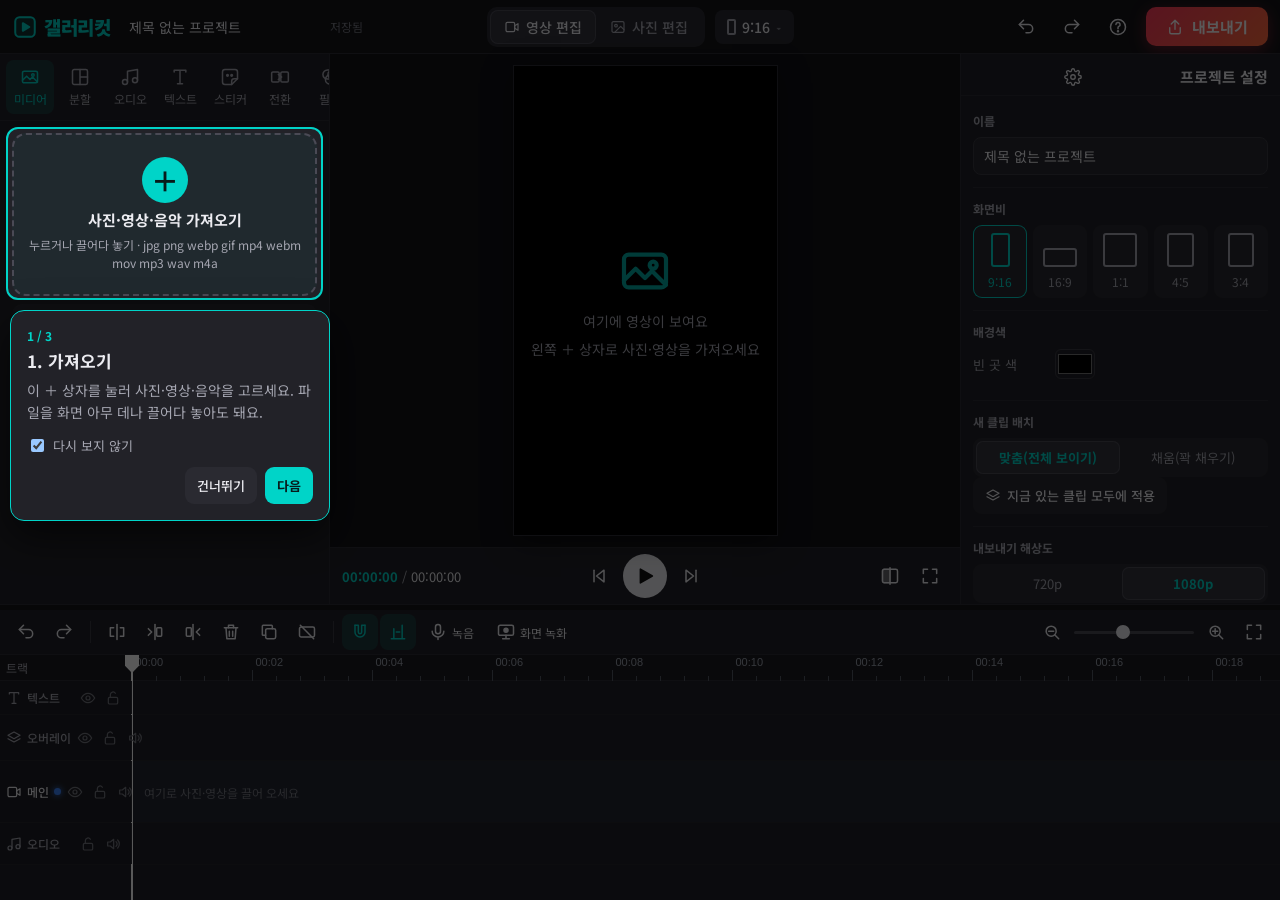
<file: docs/gallerycut/index.html>
<!doctype html>
<html lang="ko">
<head>
<meta charset="utf-8">
<meta name="viewport" content="width=device-width, initial-scale=1, maximum-scale=1, user-scalable=no, viewport-fit=cover">
<title>갤러리컷 - 사진·영상 편집기</title>
<meta name="description" content="브라우저에서 바로 쓰는 사진·영상 편집기. 파일은 내 기기 밖으로 나가지 않아요.">
<meta name="theme-color" content="#141418">
<meta name="mobile-web-app-capable" content="yes">
<meta name="apple-mobile-web-app-capable" content="yes">
<meta name="apple-mobile-web-app-title" content="갤러리컷">
<meta name="apple-mobile-web-app-status-bar-style" content="black-translucent">
<link rel="manifest" href="manifest.webmanifest">
<link rel="apple-touch-icon" href="icons/apple-touch-icon.png">
<link rel="icon" type="image/png" href="icons/icon-192.png">
<link rel="preconnect" href="https://fonts.googleapis.com">
<link rel="preconnect" href="https://fonts.gstatic.com" crossorigin>
<link rel="stylesheet" href="https://fonts.googleapis.com/css2?family=Black+Han+Sans&family=Do+Hyeon&family=Gaegu:wght@400;700&family=Jua&family=Nanum+Myeongjo:wght@400;800&family=Nanum+Pen+Script&family=Noto+Sans+KR:wght@400;500;700;900&display=swap">
<link rel="stylesheet" href="css/style.css">
</head>
<body>
<div id="app">
  <header id="m-top" aria-label="위 막대"></header>
  <header id="topbar"></header>
  <main id="workspace">
    <aside id="left" aria-label="재료"></aside>
    <section id="center" aria-label="미리보기"></section>
    <aside id="right" aria-label="속성"></aside>
  </main>
  <div id="resizer" title="끌어서 타임라인 높이 바꾸기"></div>
  <section id="bottom" aria-label="타임라인">
    <div id="timeline"></div>
    <div id="photobar"></div>
  </section>
  <nav id="mobilebar"></nav>
  <nav id="m-tools" aria-label="편집 도구"></nav>
</div>
<div id="drop-overlay"><div class="drop-msg"><span class="drop-plus">＋</span><b>여기에 놓으면 가져와요</b><span>사진 · 영상 · 음악</span></div></div>
<div id="toasts" aria-live="polite"></div>
<div id="tip" role="tooltip"></div>
<div id="media-holder" aria-hidden="true"></div>
<noscript>자바스크립트를 켜야 갤러리컷을 쓸 수 있어요.</noscript>
<script type="module" src="js/main.js"></script>
</body>
</html>
</file>
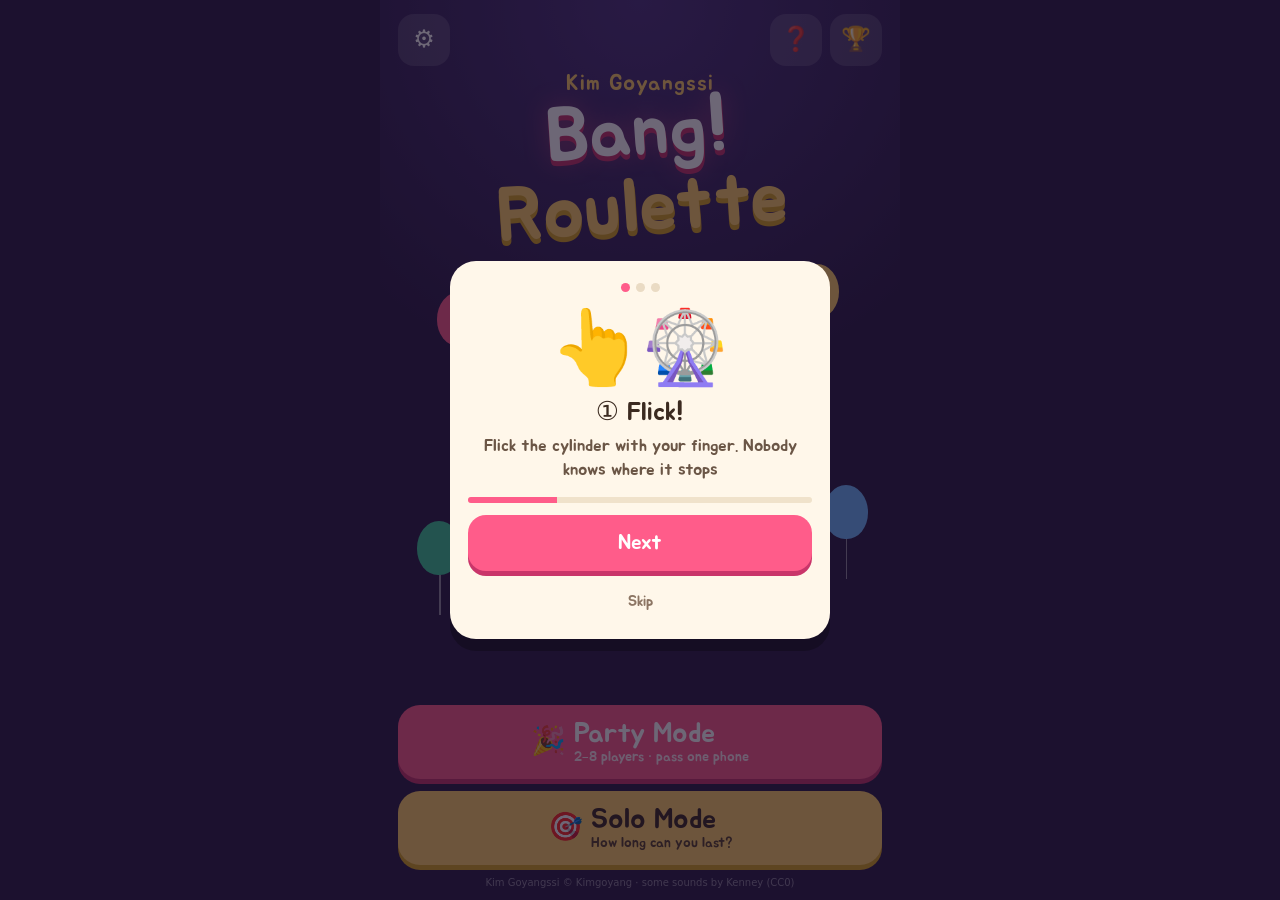
<file: docs/roulette/index.html>
<!doctype html>
<html lang="ko"><head>
<meta charset="utf-8">
<meta name="viewport" content="width=device-width,initial-scale=1,viewport-fit=cover,user-scalable=no">
<meta name="theme-color" content="#2B1D45">
<meta name="description" content="김고양씨와 함께하는 장난감 파티 룰렛. 찰칵이면 통과, 빵! 이면 벌칙!">
<title>김고양씨 빵! 룰렛</title>
<meta name="apple-mobile-web-app-capable" content="yes">
<meta name="mobile-web-app-capable" content="yes">
<meta name="apple-mobile-web-app-title" content="빵! 룰렛">
<link rel="manifest" href="manifest.webmanifest">
<link rel="icon" href="icon-192.png">
<link rel="apple-touch-icon" href="icon-192.png">
</head><body>
﻿<link rel="preconnect" href="https://fonts.googleapis.com">
<link rel="preconnect" href="https://fonts.gstatic.com" crossorigin>
<link rel="stylesheet" href="https://fonts.googleapis.com/css2?family=Jua&display=swap">
<style>
:root{
  --bg:#2B1D45; --bg2:#3E2C68; --cream:#FFF7EA; --cream2:#FCEFD9; --ink:#3B2A20; --soft:#8C7563;
  --pink:#FF5C8A; --pink2:#C9356A; --yel:#FFD166; --yel2:#D9A520; --mint:#3CCB9A; --mint2:#239170; --sky:#6FB8FF; --sky2:#3F84D1;
  --f:'Jua','Apple SD Gothic Neo','Malgun Gothic','Noto Sans KR',system-ui,sans-serif;
  --safeT:env(safe-area-inset-top,0px); --safeB:env(safe-area-inset-bottom,0px);
}
*{box-sizing:border-box;-webkit-tap-highlight-color:transparent}
[hidden]{display:none!important}
html,body{margin:0;height:100%;overflow:hidden;background:var(--bg);overscroll-behavior:none}
body{color:var(--ink);font-family:var(--f);user-select:none;-webkit-user-select:none;-webkit-touch-callout:none;touch-action:manipulation}
button{font:inherit;color:inherit;cursor:pointer}
#app{position:fixed;inset:0;max-width:520px;margin:0 auto;overflow:hidden;background:radial-gradient(120% 70% at 50% 0%,#4B347C 0%,var(--bg) 62%)}
.screen{position:absolute;inset:0;display:flex;flex-direction:column}
.btn{display:flex;align-items:center;justify-content:center;gap:8px;width:100%;height:56px;border:0;border-radius:18px;background:#fff;color:var(--ink);
  font-size:21px;box-shadow:0 5px 0 rgba(0,0,0,.18);transition:transform .06s;margin:0}
.btn:active{transform:translateY(3px);box-shadow:0 2px 0 rgba(0,0,0,.18)}
.btn.pri{background:var(--pink);color:#fff;box-shadow:0 5px 0 var(--pink2)}
.btn.yel{background:var(--yel);box-shadow:0 5px 0 var(--yel2)}
.btn.mint{background:var(--mint);color:#fff;box-shadow:0 5px 0 var(--mint2)}
.btn.sky{background:var(--sky);color:#fff;box-shadow:0 5px 0 var(--sky2)}
.btn.ghost{background:rgba(255,255,255,.12);color:#fff;box-shadow:none}
.btn:disabled{opacity:.45}
.btn small{font-size:13px;opacity:.85}
.ibtn{width:52px;height:52px;border:0;border-radius:16px;background:rgba(255,255,255,.14);color:#fff;font-size:24px;display:flex;align-items:center;justify-content:center;flex:none}
.ibtn:active{transform:scale(.94)}

/* ---------- 처음 화면 ---------- */
#scTitle{align-items:center;padding:calc(var(--safeT) + 14px) 18px calc(var(--safeB) + 12px);color:#fff;overflow:hidden}
#scTitle .topRow{width:100%;display:flex;justify-content:space-between;gap:8px}
.logo{margin:6px 0 0;text-align:center;line-height:1;position:relative}
.logo small{display:block;font-size:22px;color:var(--yel);letter-spacing:1px}
.logo b{display:inline-block;font-weight:400;font-size:clamp(54px,17vw,76px);color:#fff;text-shadow:0 5px 0 var(--pink2),0 0 24px rgba(255,92,138,.45);transform:rotate(-4deg)}
.logo b em{font-style:normal;color:var(--yel);text-shadow:0 5px 0 var(--yel2)}
.heroBox{position:relative;flex:1;min-height:150px;width:100%;display:flex;align-items:center;justify-content:center}
.heroBox img{width:min(78%,330px);filter:drop-shadow(0 8px 0 rgba(0,0,0,.25));animation:bob 2.6s ease-in-out infinite}
.heroBox .balloons{position:absolute;inset:0;pointer-events:none}
.heroBox .balloons i{position:absolute;width:44px;height:54px;border-radius:50% 50% 48% 48%;animation:float 4s ease-in-out infinite}
.heroBox .balloons i:after{content:'';position:absolute;left:50%;top:100%;width:1.5px;height:40px;background:rgba(255,255,255,.5)}
@keyframes bob{50%{transform:translateY(-8px) rotate(-1.5deg)}}
@keyframes float{50%{transform:translateY(-14px)}}
.menu{width:100%;display:grid;gap:12px}
.menu .btn.big{height:74px;font-size:28px;border-radius:22px}
.menu .btn.big small{display:block;font-size:14px}
.menu .btn .col{display:flex;flex-direction:column;align-items:flex-start;line-height:1.1}
.credit{font-family:system-ui,sans-serif;font-size:10px;color:rgba(255,255,255,.45);text-align:center;margin-top:6px}

/* ---------- 파티 설정 ---------- */
#scSetup{background:var(--cream);color:var(--ink)}
.head{display:flex;align-items:center;gap:10px;padding:calc(var(--safeT) + 10px) 14px 10px;background:var(--bg);color:#fff}
.head h2{flex:1;margin:0;font-weight:400;font-size:26px;text-align:center}
.scroll{flex:1;overflow:auto;padding:14px 16px 20px;-webkit-overflow-scrolling:touch}
.sec{background:#fff;border-radius:20px;padding:14px;margin-bottom:12px;box-shadow:0 4px 0 #F0E2CB}
.sec h3{margin:0 0 10px;font-weight:400;font-size:20px;display:flex;align-items:center;gap:6px}
.sec h3 small{margin-left:auto;font-size:13px;color:var(--soft)}
.pl{display:flex;gap:8px;margin-bottom:8px;align-items:center}
.pl .no{flex:none;width:30px;height:30px;border-radius:50%;background:var(--yel);display:flex;align-items:center;justify-content:center;font-size:15px}
.pl input{flex:1;min-width:0;height:48px;border:2px solid #EADBC4;border-radius:14px;padding:0 12px;font:inherit;font-size:19px;color:var(--ink);background:var(--cream)}
.pl input:focus{outline:none;border-color:var(--pink)}
.pl button{flex:none;width:44px;height:44px;border:0;border-radius:12px;background:#F5E9D6;font-size:20px}
.row2{display:flex;gap:8px}
.row2 .btn{height:48px;font-size:17px}
.stepper{display:flex;align-items:center;gap:12px;justify-content:center}
.stepper button{width:60px;height:60px;border:0;border-radius:18px;background:var(--yel);font-size:32px;box-shadow:0 4px 0 var(--yel2)}
.stepper button:active{transform:translateY(2px)}
.stepper .val{min-width:110px;text-align:center}
.stepper .val b{display:block;font-size:44px;font-weight:400;line-height:1}
.stepper .val small{font-size:14px;color:var(--soft)}
.dots{display:flex;gap:6px;justify-content:center;margin-top:10px}
.dots i{width:22px;height:22px;border-radius:50%;background:#EADBC4;border:2px solid #CDB89A}
.dots i.on{background:radial-gradient(circle at 35% 35%,#fff 0 18%,var(--pink) 20%);border-color:var(--pink2)}
.opt{display:flex;align-items:center;gap:10px;padding:10px 0;border-top:1px dashed #EADBC4}
.opt:first-of-type{border-top:0}
.opt span{flex:1;font-size:18px}
.opt span small{display:block;font-size:13px;color:var(--soft)}
.tgl{flex:none;width:60px;height:34px;border:0;border-radius:999px;background:#DCCDB6;position:relative;transition:.2s}
.tgl:after{content:'';position:absolute;left:4px;top:4px;width:26px;height:26px;border-radius:50%;background:#fff;transition:.2s;box-shadow:0 2px 3px rgba(0,0,0,.2)}
.tgl.on{background:var(--mint)}
.tgl.on:after{left:30px}
.foot{padding:10px 16px calc(var(--safeB) + 12px);background:var(--cream);border-top:1px solid #F0E2CB}
.foot .btn{height:64px;font-size:26px}

/* ---------- 게임 판 ---------- */
#scPlay{color:#fff}
.hud{display:flex;align-items:center;gap:8px;padding:calc(var(--safeT) + 8px) 12px 6px;z-index:3}
.hud .mid{flex:1;text-align:center;min-width:0}
.hud .mid b{display:block;font-weight:400;font-size:26px;line-height:1.1;white-space:nowrap;overflow:hidden;text-overflow:ellipsis}
.hud .mid small{display:block;font-size:14px;color:rgba(255,255,255,.75);white-space:nowrap;overflow:hidden;text-overflow:ellipsis}
.hud .side{width:52px;text-align:center;font-size:12px;line-height:1.15;color:rgba(255,255,255,.8);flex:none}
.hud .side b{display:block;font-size:18px;font-weight:400;color:var(--yel)}
.stage{position:relative;flex:1;min-height:0}
#cv{position:absolute;inset:0;width:100%;height:100%;touch-action:none}
#hint{position:absolute;left:0;right:0;top:6px;text-align:center;font-size:18px;color:#fff;text-shadow:0 2px 0 rgba(0,0,0,.35);pointer-events:none;padding:0 70px}
#hint .fing{display:inline-block;animation:swipe 1.1s ease-in-out infinite}
@keyframes swipe{0%{transform:translate(-10px,4px) rotate(-12deg)}50%{transform:translate(12px,-4px) rotate(14deg)}100%{transform:translate(-10px,4px) rotate(-12deg)}}
#big{position:absolute;left:0;right:0;top:34%;text-align:center;font-size:84px;line-height:1;pointer-events:none;opacity:0;transform:scale(.3);color:#fff}
#big.on{animation:bigpop 1.2s cubic-bezier(.2,1.6,.4,1) forwards}
#big.bang{color:#FFE14D;text-shadow:0 6px 0 #E0306A,0 0 30px #FF5C8A,0 0 4px #000;font-size:110px}
#big.click{color:#fff;text-shadow:0 5px 0 #6A5A9A}
#big.soft{color:#BFF5E2;text-shadow:0 5px 0 #239170;font-size:76px}
#big.stage{color:var(--yel);text-shadow:0 5px 0 #8A5A00;font-size:54px}
@keyframes bigpop{0%{opacity:0;transform:scale(.3) rotate(-8deg)}18%{opacity:1;transform:scale(1.12) rotate(3deg)}30%{transform:scale(1) rotate(-2deg)}80%{opacity:1}100%{opacity:0;transform:scale(1.05) translateY(-20px)}}
.mc{position:absolute;right:8px;bottom:6px;display:flex;align-items:flex-end;gap:4px;pointer-events:none;z-index:2;max-width:78%}
.mc img{width:72px;height:72px;border-radius:50%;background:#fff;border:3px solid var(--ink);flex:none;order:2}
.mc .bub{order:1;background:#fff;color:var(--ink);font-size:15px;padding:8px 12px;border-radius:16px 16px 4px 16px;box-shadow:0 3px 0 rgba(0,0,0,.2);margin-bottom:40px;opacity:0;transform:translateY(6px) scale(.9);transition:.18s;max-width:220px}
.mc .bub.on{opacity:1;transform:none}
.mc.jump img{animation:jump .7s cubic-bezier(.3,1.8,.5,1)}
.mc.shake img{animation:shk .5s}
.mc.spin img{animation:spn .9s cubic-bezier(.3,1.4,.5,1)}
@keyframes jump{30%{transform:translateY(-34px) scale(1.1)}}
@keyframes shk{20%,60%{transform:translateX(-6px) rotate(-6deg)}40%,80%{transform:translateX(6px) rotate(6deg)}}
@keyframes spn{60%{transform:translateY(-30px) rotate(330deg) scale(1.15)}100%{transform:rotate(360deg)}}
.ctl{padding:6px 14px calc(var(--safeB) + 12px);z-index:3}
.info{display:flex;justify-content:center;gap:8px;margin-bottom:8px;flex-wrap:wrap}
.info span{background:rgba(0,0,0,.28);border-radius:999px;padding:6px 12px;font-size:16px}
.info span b{font-weight:400;color:var(--yel)}
.info span.up b{color:#8CF5C9}
.items{display:flex;gap:8px;margin-bottom:10px}
.items button{flex:1;height:50px;border:0;border-radius:14px;background:rgba(255,255,255,.13);color:#fff;font-size:15px;display:flex;align-items:center;justify-content:center;gap:4px;position:relative;line-height:1.05}
.items button em{font-style:normal;font-size:22px}
.items button b{font-weight:400;position:absolute;right:5px;top:3px;font-size:12px;background:var(--yel);color:var(--ink);border-radius:999px;padding:1px 6px}
.items button.arm{background:var(--mint);box-shadow:0 0 0 3px #BFF5E2 inset}
.items button:disabled{opacity:.35}
.mainRow{display:flex;gap:10px}
.trig{position:relative;flex:1;height:92px;border:0;border-radius:26px;background:linear-gradient(#FF7AA0,#F0457A);color:#fff;box-shadow:0 7px 0 var(--pink2);overflow:hidden;
  display:flex;flex-direction:column;align-items:center;justify-content:center;touch-action:none}
.trig span{font-size:30px;position:relative}
.trig small{font-size:14px;opacity:.9;position:relative}
.trig i{position:absolute;left:0;top:0;bottom:0;width:0;background:rgba(255,255,255,.3)}
.trig.hold{transform:translateY(4px);box-shadow:0 3px 0 var(--pink2)}
.trig:disabled{filter:grayscale(.6);opacity:.55}
.bank{flex:none;width:36%;height:92px;border-radius:26px;font-size:19px;flex-direction:column;gap:0;line-height:1.15}
.bank small{font-size:14px}
#bAuto{height:64px;font-size:21px}
#flash{position:fixed;inset:0;background:#fff;opacity:0;pointer-events:none;z-index:40}
#vig{position:absolute;inset:0;pointer-events:none;background:radial-gradient(ellipse at 50% 55%,transparent 45%,rgba(10,0,20,.85) 100%);opacity:0}
#splat{position:fixed;inset:0;pointer-events:none;z-index:45;opacity:0;transition:opacity .5s}
#splat.on{opacity:1;transition:none}

/* ---------- 랭킹 ---------- */
#scRank{background:var(--cream);color:var(--ink)}
.tabs{display:flex;gap:8px;margin:12px 16px 0}
.tabs button{flex:1;height:46px;border:0;border-radius:14px;background:#F2E5D0;font-size:17px;line-height:1.05}
.tabs button small{display:block;font-size:11px;opacity:.7}
.tabs button.on{background:var(--pink);color:#fff}
.rkSum{text-align:center;font-size:13px;color:var(--soft);margin:8px 0 0}
.rkList{list-style:none;margin:0;padding:0}
.rkList li{display:flex;align-items:center;gap:8px;background:#fff;border-radius:14px;padding:8px 10px;margin-bottom:6px;box-shadow:0 3px 0 #F0E2CB}
.rkList li.me{background:#FFF0F5;box-shadow:0 0 0 2px var(--pink) inset}
.rkList .no{width:30px;height:30px;border-radius:50%;background:#F2E5D0;display:flex;align-items:center;justify-content:center;font-size:15px;flex:none}
.rkList .no.m1{background:#FFD54A}.rkList .no.m2{background:#D9DEE6}.rkList .no.m3{background:#F0B37E}
.rkList .nm{flex:1;min-width:0;font-size:18px;white-space:nowrap;overflow:hidden;text-overflow:ellipsis}
.rkList .nm small{font-size:12px;color:var(--pink);margin-left:4px}
.rkList .sc{font-size:20px;color:var(--pink2)}
.rkList .sc small{font-size:12px;color:var(--soft)}
.rkMsg{text-align:center;padding:30px 10px;color:var(--soft);font-size:17px}
.rkLinks{display:flex;justify-content:center;gap:14px;padding:6px 0 calc(var(--safeB) + 10px);font-size:13px}
.rkLinks a,.rkLinks button{color:var(--soft);background:none;border:0;text-decoration:underline;font-size:13px}

/* ---------- 창 ---------- */
#modal{position:fixed;inset:0;z-index:50;display:flex;align-items:center;justify-content:center;padding:16px;background:rgba(20,10,35,.62)}
#modal.light{background:rgba(20,10,35,.12)}
.card{position:relative;width:100%;max-width:380px;max-height:100%;overflow:auto;overflow-x:hidden;background:var(--cream);color:var(--ink);border-radius:26px;padding:22px 18px 18px;text-align:center;
  box-shadow:0 12px 0 rgba(0,0,0,.25);animation:cardIn .32s cubic-bezier(.2,1.5,.4,1)}
@keyframes cardIn{0%{transform:scale(.7);opacity:0}100%{transform:none;opacity:1}}
.card h2{margin:0 0 6px;font-weight:400;font-size:30px;line-height:1.15}
.card p{margin:6px 0 14px;font-size:17px;line-height:1.45;color:#6B5646}
.card .btn+.btn{margin-top:10px}
.card .xbtn{position:absolute;right:10px;top:10px;width:40px;height:40px;border:0;border-radius:50%;background:rgba(0,0,0,.07);font-size:20px}
.card .fine{font-size:12px;color:var(--soft);margin:12px 0 0}
.card .fine a{color:var(--soft)}
.pass .who{font-size:52px;line-height:1.05;color:var(--pink2);margin:8px 0 2px;word-break:keep-all}
.pass .phone{font-size:54px;display:block;animation:phone 1.2s ease-in-out infinite}
@keyframes phone{50%{transform:translateX(16px) rotate(10deg)}}
.pen{background:linear-gradient(160deg,#FFF3C4,#FFE08A);border:4px solid var(--ink);animation:flip .6s cubic-bezier(.2,1.4,.4,1)}
@keyframes flip{0%{transform:rotateY(90deg) scale(.6)}100%{transform:none}}
.pen .tag{display:inline-block;background:var(--pink);color:#fff;border-radius:999px;padding:4px 14px;font-size:16px}
.pen .ptxt{font-size:30px;line-height:1.3;margin:16px 4px 18px;color:var(--ink);word-break:keep-all}
.board{list-style:none;padding:0;margin:8px 0 14px;text-align:left}
.board li{display:flex;align-items:center;gap:8px;background:#fff;border-radius:14px;padding:8px 12px;margin-bottom:6px;font-size:18px}
.board li b{font-weight:400;flex:1;min-width:0;overflow:hidden;text-overflow:ellipsis;white-space:nowrap}
.board li span{font-size:15px;color:var(--soft)}
.board li em{font-style:normal;color:var(--pink2)}
.board li.king{background:#FFF0F5;box-shadow:0 0 0 2px var(--pink) inset}
.penList{list-style:none;padding:0;margin:6px 0 10px;text-align:left;max-height:40vh;overflow:auto}
.penList li{display:flex;gap:6px;align-items:center;background:#fff;border-radius:12px;padding:6px 6px 6px 12px;margin-bottom:6px;font-size:16px}
.penList li span{flex:1}
.penList li button{flex:none;width:36px;height:36px;border:0;border-radius:10px;background:#F5E9D6}
.penAdd{display:flex;gap:6px;margin-bottom:10px}
.penAdd input{flex:1;min-width:0;height:48px;border:2px solid #EADBC4;border-radius:14px;padding:0 12px;font:inherit;font-size:18px;background:#fff;color:var(--ink)}
.penAdd button{flex:none;width:72px;border:0;border-radius:14px;background:var(--mint);color:#fff;font-size:17px}
.setRow{display:flex;align-items:center;gap:10px;padding:10px 4px;border-top:1px dashed #EADBC4;text-align:left;font-size:18px}
.setRow > span{flex:1}
.setRow.col{flex-direction:column;align-items:stretch}
.langs,.skins{display:flex;gap:6px;flex-wrap:wrap}
.langs button,.skins button{flex:1;min-width:72px;height:46px;border:0;border-radius:12px;background:#F2E5D0;font-size:15px;line-height:1.05;position:relative}
.langs button small{display:block;font-size:10px;opacity:.7}
.langs button.on,.skins button.on{background:var(--pink);color:#fff}
.skins button{height:64px;display:flex;flex-direction:column;align-items:center;justify-content:center;gap:2px}
.skins button canvas{width:56px;height:34px}
.skins button.lock{opacity:.55}
.skins button.lock:after{content:'🔒';position:absolute;right:4px;top:2px;font-size:12px}
.setLink{display:block;margin-top:12px;font-size:13px;color:var(--soft)}
.tut{background:var(--cream)}
.tut .pic{font-size:72px;height:96px;display:flex;align-items:center;justify-content:center}
.tut .pic .f{display:inline-block;animation:swipe 1s ease-in-out infinite}
.tut .pic .h{display:inline-block;animation:beat .6s ease-in-out infinite}
@keyframes beat{30%{transform:scale(1.25)}}
.tut .bar{height:6px;border-radius:3px;background:#F0E2CB;overflow:hidden;margin:4px 0 12px}
.tut .bar i{display:block;height:100%;width:0;background:var(--pink)}
.tdots{display:flex;gap:6px;justify-content:center;margin-bottom:10px}
.tdots i{width:9px;height:9px;border-radius:50%;background:#EADBC4}.tdots i.on{background:var(--pink)}
.odds{font-size:14px;color:var(--soft);background:#fff;border-radius:12px;padding:8px 10px;text-align:left;line-height:1.5;margin:0 0 12px}
.res .score{font-size:64px;line-height:1;color:var(--pink2);margin:6px 0}
.res .best{display:inline-block;background:var(--yel);border-radius:999px;padding:3px 12px;font-size:15px}
.res .rline{min-height:22px;font-size:15px;color:var(--soft);margin:8px 0 12px}
#toast{position:fixed;left:50%;bottom:calc(var(--safeB) + 200px);transform:translate(-50%,20px);opacity:0;z-index:99;background:rgba(25,15,40,.92);color:#fff;
  padding:11px 18px;border-radius:16px;font-size:16px;transition:.22s;pointer-events:none;max-width:88vw;text-align:center}
#toast.on{opacity:1;transform:translate(-50%,0)}
</style>

<div id="app">
  <!-- 처음 화면 -->
  <section class="screen" id="scTitle">
    <div class="topRow">
      <button class="ibtn" id="tSet" data-ta="a_settings">⚙️</button>
      <div style="display:flex;gap:8px"><button class="ibtn" id="tHelp" data-ta="a_help">❓</button><button class="ibtn" id="tRank" data-ta="a_rank">🏆</button></div>
    </div>
    <div class="logo"><small data-t="brand"></small><b id="logoB"></b></div>
    <div class="heroBox"><div class="balloons" id="tBal"></div><img id="tKim" alt=""></div>
    <div class="menu">
      <button class="btn pri big" id="tParty"><span>🎉</span><span class="col"><span data-t="m_party"></span><small data-t="m_party_s"></small></span></button>
      <button class="btn yel big" id="tSolo"><span>🎯</span><span class="col"><span data-t="m_solo"></span><small id="tBest"></small></span></button>
    </div>
    <div class="credit" data-t="credit" style="margin-top:12px"></div>
  </section>

  <!-- 파티 설정 -->
  <section class="screen" id="scSetup" hidden>
    <div class="head"><button class="ibtn" id="suBack" data-ta="a_back">←</button><h2 data-t="su_title"></h2><button class="ibtn" id="suHelp" data-ta="a_help">❓</button></div>
    <div class="scroll" id="suScroll">
      <div class="sec"><h3>👥 <span data-t="su_players"></span><small id="suCount"></small></h3>
        <div id="suList"></div>
        <div class="row2"><button class="btn" id="suAdd"></button><button class="btn" id="suQuick"></button></div>
      </div>
      <div class="sec"><h3>💥 <span data-t="su_bullets"></span></h3>
        <div class="stepper"><button id="suMinus" aria-label="-">−</button><div class="val"><b id="suB">1</b><small id="suOdds"></small></div><button id="suPlus" aria-label="+">+</button></div>
        <div class="dots" id="suDots"></div>
      </div>
      <div class="sec"><h3>⚙️ <span data-t="su_opts"></span></h3>
        <div class="opt"><span><span data-t="su_respin"></span><small data-t="su_respin_s"></small></span><button class="tgl" id="suRespin"></button></div>
        <div class="opt"><span><span data-t="su_shuffle"></span><small data-t="su_shuffle_s"></small></span><button class="tgl" id="suShuffle"></button></div>
        <div class="opt"><span><span data-t="su_pen"></span><small id="suPenS"></small></span><button class="tgl" id="suPen"></button></div>
        <button class="btn" id="suPenEdit" style="height:46px;font-size:17px;margin-top:6px"></button>
      </div>
    </div>
    <div class="foot"><button class="btn pri" id="suGo"></button></div>
  </section>

  <!-- 게임 판(파티·혼자 같이 씀) -->
  <section class="screen" id="scPlay" hidden>
    <div class="hud"><button class="ibtn" id="pMenu" data-ta="a_menu">☰</button><div class="mid"><b id="hTop"></b><small id="hSub"></small></div><div class="side" id="hSide"></div></div>
    <div class="stage" id="stage">
      <canvas id="cv"></canvas><div id="vig"></div>
      <div id="hint"></div><div id="big"></div>
      <div class="mc" id="mc"><img id="mcImg" alt=""><div class="bub" id="bub"></div></div>
    </div>
    <div class="ctl">
      <div class="info" id="info"></div>
      <div class="items" id="items">
        <button data-it="cushion"><em>🛡️</em><span data-t="it_cushion"></span><b>0</b></button>
        <button data-it="respin"><em>🔄</em><span data-t="it_respin"></span><b>0</b></button>
        <button data-it="peek"><em>👀</em><span data-t="it_peek"></span><b>0</b></button>
      </div>
      <div class="mainRow" id="mainRow">
        <button class="btn mint bank" id="bBank" hidden></button>
        <button class="trig" id="bTrig"><i id="bTrigBar"></i><span data-t="trig"></span><small data-t="trig_s"></small></button>
      </div>
      <button class="btn sky" id="bAuto" hidden></button>
    </div>
  </section>

  <!-- 랭킹 -->
  <section class="screen" id="scRank" hidden>
    <div class="head"><button class="ibtn" id="rkBack" data-ta="a_back">←</button><h2 data-t="rk_title"></h2><button class="ibtn" id="rkPlay" data-ta="m_solo">🎯</button></div>
    <div class="tabs" id="rkTabs"><button data-tab="P" class="on"><span data-t="rk_tab_p"></span><small data-t="rk_tab_p_s"></small></button><button data-tab="I"><span data-t="rk_tab_i"></span><small data-t="rk_tab_i_s"></small></button></div>
    <div class="rkSum" id="rkSum"></div>
    <div class="scroll" id="rkScroll"><ul class="rkList" id="rkList"></ul></div>
    <div class="rkLinks" id="rkLinks"></div>
  </section>
</div>
<div id="flash"></div>
<canvas id="splat"></canvas>
<div id="modal" hidden></div>
<div id="toast"></div>

<script>﻿/* 김고양씨 빵! 룰렛 — 화면 문구 표(한국어 기본 · English · 日本語)
   build.py 가 game.html 의 I18N 자리에 넣는다. 게임 코드에서는 t('키', {변수}) 로만 쓴다. {이름} 자리에 값이 들어간다.
   배열(벌칙 목록·김고양씨 한마디)은 t('키') 가 배열을 돌려준다. 새 문구는 세 언어 모두 같은 키로(빠지면 한국어로 나옴). */
var I18N = {
ko: {
  _name: '한국어',
  app_title: '김고양씨 빵! 룰렛', brand: '김고양씨', logo_html: '빵! <em>룰렛</em>',
  credit: '김고양씨 © 김고양 · 효과음 일부 Kenney (CC0)',
  credit_long: '김고양씨 © 김고양 · 효과음 일부 Kenney "Impact Sounds" (CC0) · 나머지 소리·그림은 직접 만듦. 대표 개인용. 진짜 총이 아닌 장난감 파티 총이에요.',
  a_settings: '설정', a_help: '하는 방법', a_rank: '랭킹', a_back: '뒤로', a_menu: '메뉴',
  m_party: '파티 모드', m_party_s: '2~8명 · 폰 하나로 돌려 가며', m_solo: '혼자 모드', m_solo_s: '얼마나 버틸까? 최고 기록 도전', m_solo_best: '내 최고 {n}점 · 기록 깨기',
  su_title: '파티 준비', su_players: '참가자', su_count: '{n}명', su_add: '＋ 한 명 더', su_quick: '번호로 채우기', p_default: '{n}번', del: '지우기',
  su_bullets: '폭죽알 개수', su_odds: '첫 발 빵 확률 {p}%',
  su_opts: '규칙', su_respin: '매 차례 다시 돌리기', su_respin_s: '켜면 차례마다 직접 돌려요(확률이 늘 같아요)',
  su_shuffle: '순서 섞기', su_shuffle_s: '판마다 차례를 무작위로', su_pen: '벌칙 카드', su_pen_s: '빵 맞으면 벌칙 카드 ({n}개 중 하나)', su_pen_off: '벌칙 없이 웃고 넘어가요',
  su_pen_edit: '벌칙 목록 고치기', su_go: '시작! 🎉', su_need2: '두 명 이상 있어야 해요',
  pe_title: '벌칙 목록', pe_p: '우리끼리 벌칙을 넣고 빼요. 이 폰에만 저장돼요.', pe_ph: '새 벌칙 쓰기', pe_add: '넣기', pe_reset: '기본 목록으로 되돌리기', pe_reset_done: '기본 목록으로 돌아왔어요',
  pe_min: '벌칙이 하나는 있어야 해요', pe_max: '벌칙은 60개까지예요', done: '다 했어요',
  it_cushion: '쿠션', it_respin: '다시 돌리기', it_peek: '엿보기',
  it_cushion_d: '다음 한 발이 빵이어도 1번 막아 줘요', it_respin_d: '실린더를 새로 섞어 확률을 처음처럼', it_peek_d: '다음 칸에 폭죽알이 있는지 1번 확인',
  trig: '꾹! 방아쇠', trig_s: '누르고 있으면 두근두근…', hold_hint: '버튼을 꾹 누르고 있어야 당겨져요',
  auto_spin: '🎡 자동으로 휙 돌리기', spin_harder: '조금 더 세게 휙! 돌려 주세요',
  h_load: '폭죽알 {n}개 장전 중…', h_spin: '실린더를 손가락으로 휙! 돌려요', h_spin_who: '{n}님이 실린더를 휙! 돌려요',
  odds: '빵 확률 {b}/{n} ({p}%)', armed: '쿠션 준비', cushion_on: '쿠션을 깔았어요! 이번 한 발은 빵이어도 막아요',
  peek_safe: '👀 다음 칸은… 비어 있어요!', peek_hit: '👀 다음 칸에… 폭죽알이 있어요!', respin_on: '실린더를 다시 돌려요',
  click_big: '찰칵', bang_big: '빵!', saved_big: '푹신!', bang_flag: '빵!',
  p_round: '{n}판 장전', p_turn: '{n} 차례', p_sub: '{r}판 · 폭죽알 {b}개', p_respin_on: '매번 돌리기', p_left: '남은 알',
  pass_p: '이 사람에게 폰을 넘겨 주세요', pass_odds: '지금 {o}', pass_ok: '준비됐어요!',
  no_left: '폭죽알이 다 떨어졌어요! 새로 장전해요',
  pen_tag: '{n} 벌칙!', pen_re: '다른 벌칙 (1번)', pen_ok: '완료! 다음 판', p_end: '그만하고 결과 보기',
  win_txt: '{n} 당첨! 🎉<br><small style="font-size:18px">(벌칙 없이 박수 한 번!)</small>', next_round: '다음 판',
  res_king: '오늘의 빵왕 👑 {n}', res_none: '아무도 안 맞았어요!', res_p: '{n}판 · 방아쇠 {t}번', res_hits: '빵 {n}', res_safe: '찰칵 {n}',
  again: '한 번 더', to_setup: '참가자 바꾸기', to_home: '처음 화면', board: '점수판', resume: '계속하기', menu: '메뉴',
  bank: '그만두기', bank_s: '{n}점 챙기기', s_pot: '모은 점수 {n}', s_sub: '{s}단계 · 연속 {k}발', s_items_used: '아이템 {n}', best: '최고',
  s_gain: '성공하면 +{n}', s_got: '+{n}점!', stage_big: '{n}단계 통과!', stage_bonus: '단계 보너스 +{n}점! 다음은 폭죽알이 하나 더',
  s_quit: '처음 화면으로', s_quit_lose: '점수 버리고 나가기',
  solo_rules: '폭죽알 1개로 시작해요. 방아쇠를 당겨 찰칵이면 점수가 쌓이고, <b>위험할수록 점수가 커져요</b>. 빵! 하면 모은 점수는 0점. 언제든 <b>그만두기</b>로 점수를 챙겨 기록을 남겨요.<br>남은 칸이 전부 폭죽알이 되면 단계 통과(+보너스), 다음 단계는 폭죽알이 하나 더!',
  solo_table: '<b>확률과 점수(숨긴 조작 없음)</b><br>1단계 알 1개: 17% +20 → 20% +25 → 25% +33 → 33% +50 → 50% +100 · 통과 +100<br>2단계 알 2개: 33% +50 → 40% +67 → 50% +100 → 67% +200 · 통과 +200<br>3단계 알 3개: 50% +100 → 60% +150 → 75% +300 · 통과 +300<br>4·5단계도 같은 방식 · 아이템을 쓴 판은 기록을 따로 남겨요',
  start: '시작', r_hit: '빵! 크림 범벅 😹', r_all: '전설의 김고양씨!', r_bank: '점수 챙기기 성공!', pt: '점', r_best: '내 최고 기록!',
  r_hit_p: '{n}발 버텼는데 아쉬워요. 모은 점수는 0점이에요', r_p: '{n}발 버티고 {s}단계까지 왔어요', r_items: '(아이템을 쓴 판이라 따로 기록해요)',
  set_sound: '소리', set_vib: '진동', set_lang: '언어', set_auto: '기기 언어', set_skin: '총 스킨', set_pack: '효과음 팩', set_tut: '하는 방법 다시 보기',
  skin_toy: '장난감', skin_cat: '냥발', skin_gold: '황금', skin_rainbow: '무지개', skin_space: '우주',
  pack_basic: '기본', pack_toy: '뿅뿅 장난감', pack_8bit: '8비트', lang_changed: '한국어로 바꿨어요',
  tut: [['① 휙! 돌리기', '실린더를 손가락으로 휙 돌려요. 어디서 멈출지는 아무도 몰라요'], ['② 꾹! 누르기', '방아쇠 버튼을 꾹 누르고 있으면… 두근두근 쿵쿵'], ['③ 찰칵 or 빵!', '찰칵이면 통과! 빵! 이면 풍선이 터지고 벌칙 카드가 나와요']],
  next: '다음', tut_go: '알겠어요!', skip: '건너뛰기',
  mc_spin: ['휙휙 돌아간다냥~', '어디서 멈출까냥?', '빙글빙글~'], mc_spinask: ['휙! 돌려 보라냥', '세게 돌려야 공평하다냥'],
  mc_aim: ['{n}, 꾹 누르라냥', '{n}, 떨지 말라냥 😎', '두근두근… {n} 차례다냥'], mc_solo: ['한 발 더? 그만둘까냥?', '욕심은 금물이다냥', '김고양씨는 눈 감고 있겠다냥 😎'],
  mc_tense: ['으아아…', '심장이 쫄깃하다냥!', '두근두근두근…'], mc_cancel: ['휴, 마음의 준비 다시~', '겁먹었냥? 😏'],
  mc_safe: ['휴~ 살았다냥!', '찰칵! 운이 좋다냥', '다음 사람 긴장하라냥~'], mc_hit: ['빵이다냥!!! 🎉', '축하한다냥, 벌칙 당첨!', '크림 범벅이다냥~'],
  mc_saved: ['푹신! 쿠션이 막았다냥', '쿠션 덕분에 살았다냥!'], mc_peek: ['슬쩍… 봤냥?', '쉿, 비밀이다냥'],
  pens: ['오른쪽 사람에게 칭찬 3개 하기', '애교 한 번 보여 주기', '10초 동안 고양이 흉내 내기 (야옹~)', '다음 판까지 말끝마다 \'냥\' 붙이기', '좋아하는 노래 한 소절 부르기',
    '왼쪽 사람이 정해 주는 포즈로 5초 버티기', '세상에서 제일 웃긴 표정 짓기', '웃긴 춤 5초 추기', '모두에게 물 한 잔씩 따라 주기', '지금 기분을 동물 소리로 표현하기',
    '내 장점 3가지 당당하게 자랑하기', '다음 판 사회자 맡기 (판 돌리기 담당)', '김고양씨처럼 선글라스 포즈 하기 😎', '한 판 동안 모두가 지어 준 별명으로 불리기',
    '10초 동안 웃지 않기 (다들 웃겨 주세요)', '"간장 공장 공장장" 3번 빨리 말하기', '손하트 만들어 모두에게 날리기', '옆 사람 어깨 10초 주물러 주기', '로봇 말투로 자기소개하기', '다음 판까지 존댓말만 쓰기'],
  rk_title: '내 기록', rk_tab_p: '아이템 없이', rk_tab_p_s: '순수 실력', rk_tab_i: '아이템 쓴 판', rk_tab_i_s: '따로 기록',
  rk_sum: '최고 {a}점 · 지금까지 {n}판 (이 폰에만 저장)', rk_row: '{k}발 · {s}단계', rk_empty: '아직 기록이 없어요. 혼자 모드에서 점수를 챙겨 보세요!', rk_clear: '기록 모두 지우기',
  clr_q: '기록을 모두 지울까요?', clr_p: '이 폰에 저장된 혼자 모드 기록이 전부 사라져요', clr_ok: '지우기', clr_done: '기록을 지웠어요', cancel: '취소', close: '닫기',
  r_place: '내 기록 중 {n}등!', set_items: '아이템 쓰기', set_items_s: '파티: 판마다 종류별 1번 · 혼자: 한 판에 3번(따로 기록)',
},
en: {
  _name: 'English',
  app_title: 'Kim Goyang Bang! Roulette', brand: 'Kim Goyangssi', logo_html: 'Bang! <em>Roulette</em>',
  credit: 'Kim Goyangssi © Kimgoyang · some sounds by Kenney (CC0)',
  credit_long: 'Kim Goyangssi © Kimgoyang · some sounds: Kenney "Impact Sounds" (CC0) · all other sounds and art are original. It is a toy party popper, not a real gun.',
  a_settings: 'Settings', a_help: 'How to play', a_rank: 'Ranking', a_back: 'Back', a_menu: 'Menu',
  m_party: 'Party Mode', m_party_s: '2–8 players · pass one phone', m_solo: 'Solo Mode', m_solo_s: 'How long can you last?', m_solo_best: 'My best {n} · beat it!',
  su_title: 'Party Setup', su_players: 'Players', su_count: '{n} players', su_add: '+ Add one', su_quick: 'Fill with numbers', p_default: 'P{n}', del: 'Delete',
  su_bullets: 'Confetti pellets', su_odds: 'First pull: {p}% bang',
  su_opts: 'Rules', su_respin: 'Spin every turn', su_respin_s: 'Each player spins (odds stay the same)',
  su_shuffle: 'Shuffle order', su_shuffle_s: 'Random turn order each round', su_pen: 'Dare cards', su_pen_s: 'Bang = a dare card (1 of {n})', su_pen_off: 'No dares, just laughs',
  su_pen_edit: 'Edit dare list', su_go: 'Start! 🎉', su_need2: 'You need at least two players',
  pe_title: 'Dare list', pe_p: 'Add or remove dares. Saved on this phone only.', pe_ph: 'Write a new dare', pe_add: 'Add', pe_reset: 'Restore default list', pe_reset_done: 'Default list restored',
  pe_min: 'Keep at least one dare', pe_max: 'Up to 60 dares', done: 'Done',
  it_cushion: 'Cushion', it_respin: 'Re-spin', it_peek: 'Peek',
  it_cushion_d: 'Blocks one bang on your next pull', it_respin_d: 'Reshuffle the cylinder (fresh odds)', it_peek_d: 'Check the next chamber once',
  trig: 'Hold! Trigger', trig_s: 'Keep holding… thump thump', hold_hint: 'Press and hold the button to pull',
  auto_spin: '🎡 Auto spin', spin_harder: 'Flick a little harder!',
  h_load: 'Loading {n} pellet(s)…', h_spin: 'Flick the cylinder to spin!', h_spin_who: '{n}, flick the cylinder!',
  odds: 'Bang odds {b}/{n} ({p}%)', armed: 'Cushion ready', cushion_on: 'Cushion placed! This pull is protected',
  peek_safe: '👀 Next chamber… empty!', peek_hit: '👀 Next chamber… LOADED!', respin_on: 'Spin it again',
  click_big: 'Click', bang_big: 'BANG!', saved_big: 'Fluff!', bang_flag: 'BANG!',
  p_round: 'Round {n}: loading', p_turn: "{n}'s turn", p_sub: 'Round {r} · {b} pellet(s)', p_respin_on: 'spin every turn', p_left: 'Left',
  pass_p: 'Pass the phone to', pass_odds: 'Now {o}', pass_ok: "I'm ready!",
  no_left: 'Out of pellets! Reloading',
  pen_tag: '{n} gets a dare!', pen_re: 'Another dare (once)', pen_ok: 'Done! Next round', p_end: 'Stop & see results',
  win_txt: '{n} got it! 🎉<br><small style="font-size:18px">(no dare — round of applause!)</small>', next_round: 'Next round',
  res_king: 'Bang King 👑 {n}', res_none: 'Nobody got banged!', res_p: '{n} rounds · {t} pulls', res_hits: 'Bang {n}', res_safe: 'Click {n}',
  again: 'Play again', to_setup: 'Change players', to_home: 'Home', board: 'Scoreboard', resume: 'Resume', menu: 'Menu',
  bank: 'Stop', bank_s: 'Bank {n} pts', s_pot: 'Pot {n}', s_sub: 'Stage {s} · {k} in a row', s_items_used: 'items {n}', best: 'Best',
  s_gain: 'Survive: +{n}', s_got: '+{n} pts!', stage_big: 'Stage {n} clear!', stage_bonus: 'Stage bonus +{n}! One more pellet next',
  s_quit: 'Back to home', s_quit_lose: 'Quit and lose the pot',
  solo_rules: 'Start with 1 pellet. Every click adds points — <b>the riskier the pull, the bigger the points</b>. BANG! and your pot drops to 0. Tap <b>Stop</b> anytime to bank your pot as a record.<br>When only loaded chambers remain you clear the stage (+bonus) and the next stage adds a pellet!',
  solo_table: '<b>Odds and points (no hidden tricks)</b><br>Stage 1, 1 pellet: 17% +20 → 20% +25 → 25% +33 → 33% +50 → 50% +100 · clear +100<br>Stage 2, 2 pellets: 33% +50 → 40% +67 → 50% +100 → 67% +200 · clear +200<br>Stage 3, 3 pellets: 50% +100 → 60% +150 → 75% +300 · clear +300<br>Stages 4–5 work the same · runs with items are recorded separately',
  start: 'Start', r_hit: 'BANG! Cream face 😹', r_all: 'Legendary cat!', r_bank: 'Banked!', pt: 'pts', r_best: 'New personal best!',
  r_hit_p: 'You survived {n} pulls. The pot is lost', r_p: 'Survived {n} pulls, reached stage {s}', r_items: '(items used — recorded separately)',
  set_sound: 'Sound', set_vib: 'Vibration', set_lang: 'Language', set_auto: 'Device', set_skin: 'Popper skin', set_pack: 'Sound pack', set_tut: 'How to play',
  skin_toy: 'Toy', skin_cat: 'Paw', skin_gold: 'Gold', skin_rainbow: 'Rainbow', skin_space: 'Space',
  pack_basic: 'Basic', pack_toy: 'Squeaky toy', pack_8bit: '8-bit', lang_changed: 'Switched to English',
  tut: [['① Flick!', 'Flick the cylinder with your finger. Nobody knows where it stops'], ['② Hold!', 'Press and hold the trigger button… thump, thump'], ['③ Click or BANG!', 'Click = safe! BANG! = the balloon pops and you get a dare card']],
  next: 'Next', tut_go: 'Got it!', skip: 'Skip',
  mc_spin: ['Round and round, meow~', 'Where will it stop?', 'Spinny spin~'], mc_spinask: ['Give it a flick, meow', 'Spin hard, keep it fair'],
  mc_aim: ['{n}, hold it, meow', "{n}, don't shake 😎", "Thump thump… {n}'s turn"], mc_solo: ['One more? Or stop, meow?', "Don't get greedy, meow", "I'll keep my eyes closed 😎"],
  mc_tense: ['Aaaah…', 'My heart, meow!', 'Thump thump thump…'], mc_cancel: ['Phew, deep breath~', 'Scared, meow? 😏'],
  mc_safe: ['Phew~ safe, meow!', 'Click! Lucky you', 'Next one, get ready~'], mc_hit: ['BANG, meow!!! 🎉', 'Congrats, dare time!', 'Cream all over, meow~'],
  mc_saved: ['Fluff! The cushion saved you', 'Saved by the cushion!'], mc_peek: ['A sneaky peek, meow?', "Shh, it's a secret"],
  pens: ['Give the person on your right 3 compliments', 'Do your cutest pose', 'Act like a cat for 10 seconds (meow~)', "End every sentence with 'meow' until next round", 'Sing one line of your favorite song',
    'Hold a pose chosen by the person on your left for 5 seconds', 'Make the funniest face you can', 'Do a silly dance for 5 seconds', 'Pour everyone a glass of water', 'Express your mood with an animal sound',
    'Proudly name 3 of your strengths', 'Host the next round', 'Strike a cool sunglasses pose like Kim Goyangssi 😎', 'Go by a nickname the group picks for one round',
    "Don't laugh for 10 seconds (everyone, try!)", 'Say a tongue twister 3 times fast', 'Send finger hearts to everyone', "Give a 10-second shoulder rub to your neighbor", 'Introduce yourself like a robot', 'Speak super politely until next round'],
  rk_title: 'My Records', rk_tab_p: 'No items', rk_tab_p_s: 'pure skill', rk_tab_i: 'With items', rk_tab_i_s: 'kept separate',
  rk_sum: 'Best {a} · {n} runs so far (saved on this phone)', rk_row: '{k} pulls · stage {s}', rk_empty: 'No records yet. Bank some points in Solo Mode!', rk_clear: 'Clear all records',
  clr_q: 'Clear all records?', clr_p: 'All Solo Mode records on this phone will be deleted', clr_ok: 'Clear', clr_done: 'Records cleared', cancel: 'Cancel', close: 'Close',
  r_place: '#{n} in your records!', set_items: 'Use items', set_items_s: 'Party: each item once per round · Solo: 3 per run (kept separate)',
},
ja: {
  _name: '日本語',
  app_title: 'キムねこさん バン！ルーレット', brand: 'キムねこさん', logo_html: 'バン！<em>ルーレット</em>',
  credit: 'キムねこさん © Kimgoyang · 一部効果音 Kenney (CC0)',
  credit_long: 'キムねこさん © Kimgoyang · 一部効果音 Kenney「Impact Sounds」(CC0) · その他の音と絵はオリジナル。本物の銃ではなく、おもちゃのパーティークラッカーです。',
  a_settings: '設定', a_help: '遊び方', a_rank: 'ランキング', a_back: '戻る', a_menu: 'メニュー',
  m_party: 'パーティーモード', m_party_s: '2〜8人 · スマホ1台を回して', m_solo: 'ひとりモード', m_solo_s: 'どこまで耐える？', m_solo_best: '自己ベスト {n}点 · 更新しよう',
  su_title: 'パーティー準備', su_players: '参加者', su_count: '{n}人', su_add: '＋ 1人追加', su_quick: '番号でうめる', p_default: '{n}番', del: '削除',
  su_bullets: 'クラッカー玉の数', su_odds: '1発目のバン確率 {p}%',
  su_opts: 'ルール', su_respin: '毎ターン回し直す', su_respin_s: 'ONで毎回自分で回す(確率はいつも同じ)',
  su_shuffle: '順番シャッフル', su_shuffle_s: '毎ラウンド順番をランダムに', su_pen: '罰ゲームカード', su_pen_s: 'バンで罰ゲーム({n}個から1つ)', su_pen_off: '罰ゲームなしで笑って終わり',
  su_pen_edit: '罰ゲームを編集', su_go: 'スタート！🎉', su_need2: '2人以上必要です',
  pe_title: '罰ゲームリスト', pe_p: '自由に追加・削除できます。このスマホだけに保存されます。', pe_ph: '新しい罰ゲーム', pe_add: '追加', pe_reset: '初期リストに戻す', pe_reset_done: '初期リストに戻しました',
  pe_min: '罰ゲームは1つ以上必要です', pe_max: '罰ゲームは60個までです', done: '完了',
  it_cushion: 'クッション', it_respin: '回し直し', it_peek: 'のぞき見',
  it_cushion_d: '次の1発がバンでも1回防ぐ', it_respin_d: 'シリンダーを混ぜ直して確率リセット', it_peek_d: '次の穴に玉があるか1回確認',
  trig: '長押し！引き金', trig_s: '押し続けるとドキドキ…', hold_hint: 'ボタンを長押しすると引けます',
  auto_spin: '🎡 自動で回す', spin_harder: 'もう少し強くシュッと！',
  h_load: '玉を{n}個こめています…', h_spin: '指でシリンダーをシュッと回そう！', h_spin_who: '{n}さんがシュッと回します',
  odds: 'バン確率 {b}/{n} ({p}%)', armed: 'クッション準備', cushion_on: 'クッションを置きました！この1発はバンでも防ぎます',
  peek_safe: '👀 次の穴は…からっぽ！', peek_hit: '👀 次の穴に…玉が入ってる！', respin_on: 'もう一度回します',
  click_big: 'カチッ', bang_big: 'バン！', saved_big: 'ふかっ！', bang_flag: 'バン！',
  p_round: '{n}ラウンド 装填', p_turn: '{n}の番', p_sub: '{r}ラウンド · 玉{b}個', p_respin_on: '毎回回す', p_left: '残り玉',
  pass_p: 'この人にスマホを渡してね', pass_odds: 'いま {o}', pass_ok: '準備OK！',
  no_left: '玉がなくなりました！再装填します',
  pen_tag: '{n} 罰ゲーム！', pen_re: '別の罰ゲーム(1回)', pen_ok: '完了！次のラウンド', p_end: 'やめて結果を見る',
  win_txt: '{n} 当たり！🎉<br><small style="font-size:18px">(罰ゲームなし、拍手！)</small>', next_round: '次のラウンド',
  res_king: '今日のバン王 👑 {n}', res_none: '誰も当たらなかった！', res_p: '{n}ラウンド · 引き金{t}回', res_hits: 'バン {n}', res_safe: 'カチッ {n}',
  again: 'もう一回', to_setup: '参加者を変える', to_home: 'ホーム', board: 'スコア表', resume: '続ける', menu: 'メニュー',
  bank: 'やめる', bank_s: '{n}点を確保', s_pot: 'ためた点 {n}', s_sub: '{s}段階 · 連続{k}発', s_items_used: 'アイテム{n}', best: 'ベスト',
  s_gain: '成功で +{n}', s_got: '+{n}点！', stage_big: '{n}段階クリア！', stage_bonus: '段階ボーナス +{n}点！次は玉が1個増えます',
  s_quit: 'ホームへ', s_quit_lose: '点を捨ててやめる',
  solo_rules: '玉1個からスタート。カチッのたびに点がたまり、<b>危ないほど点が大きく</b>なります。バン！でためた点は0点。いつでも<b>やめる</b>で点を確保して記録に。<br>残りの穴が全部玉になったら段階クリア(+ボーナス)、次は玉が1個増えます！',
  solo_table: '<b>確率と点数(隠し操作なし)</b><br>1段階 玉1個: 17% +20 → 20% +25 → 25% +33 → 33% +50 → 50% +100 · クリア +100<br>2段階 玉2個: 33% +50 → 40% +67 → 50% +100 → 67% +200 · クリア +200<br>3段階 玉3個: 50% +100 → 60% +150 → 75% +300 · クリア +300<br>4・5段階も同じ · アイテムを使った回は別に記録',
  start: 'スタート', r_hit: 'バン！クリームまみれ 😹', r_all: '伝説のキムねこさん！', r_bank: '点を確保しました！', pt: '点', r_best: '自己ベスト更新！',
  r_hit_p: '{n}発耐えたけど残念。ためた点は0点です', r_p: '{n}発耐えて{s}段階まで来ました', r_items: '(アイテム使用:別に記録)',
  set_sound: '音', set_vib: '振動', set_lang: '言語', set_auto: '端末の言語', set_skin: 'クラッカーのスキン', set_pack: '効果音パック', set_tut: '遊び方をもう一度',
  skin_toy: 'おもちゃ', skin_cat: '肉球', skin_gold: 'ゴールド', skin_rainbow: 'レインボー', skin_space: '宇宙',
  pack_basic: '基本', pack_toy: 'ピコピコおもちゃ', pack_8bit: '8ビット', lang_changed: '日本語に切り替えました',
  tut: [['① シュッと回す', '指でシリンダーを回そう。どこで止まるかは誰にも分からない'], ['② 長押し！', '引き金ボタンを押し続けると…ドキドキ'], ['③ カチッ or バン！', 'カチッならセーフ！バン！なら風船が割れて罰ゲームカード']],
  next: '次へ', tut_go: 'わかった！', skip: 'スキップ',
  mc_spin: ['くるくる回るニャ〜', 'どこで止まるかニャ？', 'ぐるぐる〜'], mc_spinask: ['シュッと回すニャ', '強く回すと公平ニャ'],
  mc_aim: ['{n}、長押しするニャ', '{n}、震えないでニャ 😎', 'ドキドキ…{n}の番ニャ'], mc_solo: ['もう1発？やめるかニャ？', '欲張りは禁物ニャ', '目をつぶってるニャ 😎'],
  mc_tense: ['うわぁ…', '心臓がドキドキニャ！', 'ドキドキドキ…'], mc_cancel: ['ふぅ、深呼吸〜', 'こわいのかニャ？😏'],
  mc_safe: ['ふぅ〜セーフニャ！', 'カチッ！ラッキーニャ', '次の人、覚悟するニャ〜'], mc_hit: ['バンだニャ!!! 🎉', 'おめでとう、罰ゲーム！', 'クリームまみれニャ〜'],
  mc_saved: ['ふかっ！クッションが守ったニャ', 'クッションのおかげニャ！'], mc_peek: ['こっそり…見たニャ？', 'シーッ、秘密ニャ'],
  pens: ['右の人を3回ほめる', 'かわいいポーズをする', '10秒間ねこのまね(にゃ〜)', '次のラウンドまで語尾に「ニャ」をつける', '好きな歌をワンフレーズ歌う',
    '左の人が決めたポーズで5秒キープ', '世界一おもしろい顔をする', 'おもしろダンスを5秒', 'みんなに水を1杯ずつつぐ', '今の気分を動物の鳴き声で表す',
    '自分の長所を3つ堂々と自慢する', '次のラウンドの司会をする', 'キムねこさんみたいにサングラスポーズ 😎', '1ラウンドの間みんなが決めたあだ名で呼ばれる',
    '10秒間笑わない(みんなで笑わせて)', '早口言葉を3回言う', '指ハートをみんなに飛ばす', '隣の人の肩を10秒もむ', 'ロボット口調で自己紹介', '次のラウンドまで敬語だけで話す'],
  rk_title: 'マイ記録', rk_tab_p: 'アイテムなし', rk_tab_p_s: '実力', rk_tab_i: 'アイテム使用', rk_tab_i_s: '別記録',
  rk_sum: 'ベスト {a}点 · これまで{n}回(このスマホに保存)', rk_row: '{k}発 · {s}段階', rk_empty: 'まだ記録がありません。ひとりモードで点を確保しよう！', rk_clear: '記録をすべて消す',
  clr_q: '記録をすべて消しますか？', clr_p: 'このスマホのひとりモード記録がすべて消えます', clr_ok: '消す', clr_done: '記録を消しました', cancel: 'キャンセル', close: '閉じる',
  r_place: 'マイ記録で{n}位！', set_items: 'アイテムを使う', set_items_s: 'パーティー:種類ごとに1ラウンド1回 · ひとり:1回3個まで(別記録)',
}
};
</script>
<script>
'use strict';
/* 김고양씨 빵! 룰렛 — 규칙 계산(화면과 따로). game.html 의 LOGIC 자리에 들어가고, node 로도 시험할 수 있다.
   실린더: 칸 6개. load[i] = 폭죽알이 들어 있는지, fired[i] = 이번 돌리기 뒤로 이미 당긴 칸, pos = 공이(망치) 앞 칸.
   '돌리기' = 남은 폭죽알을 6칸에 새로 무작위로 넣고(당긴 칸 기록도 지움) 시작 칸도 무작위.
   그래서 화면에 보이는 확률(남은 알 ÷ 아직 안 당긴 칸)은 언제나 정확한 값이다. 손가락으로 돌린 세기는 결과에 영향이 없다(조작 불가). */
var Logic = (function () {
  'use strict';
  const N = 6;
  const C = (typeof crypto !== 'undefined' && crypto.getRandomValues) ? crypto : null;
  /* 0 ~ n-1 고른 정수(암호용 난수, 나머지 치우침 없게 버리고 다시 뽑기) */
  function rnd(n) {
    if (!C) return Math.floor(Math.random() * n);
    const lim = Math.floor(0x100000000 / n) * n, a = new Uint32Array(1);
    do { C.getRandomValues(a); } while (a[0] >= lim);
    return a[0] % n;
  }
  function shuffle(a) { for (let i = a.length - 1; i > 0; i--) { const j = rnd(i + 1); [a[i], a[j]] = [a[j], a[i]]; } return a; }

  function cyl(bullets) { const c = { load: Array(N).fill(false), fired: Array(N).fill(false), pos: 0, left: bullets | 0 }; spin(c); return c; }
  function spin(c) {
    const idx = shuffle([0, 1, 2, 3, 4, 5]);
    c.load = Array(N).fill(false); for (let i = 0; i < c.left; i++) c.load[idx[i]] = true;
    c.fired = Array(N).fill(false);
    c.pos = rnd(N);
    return c;
  }
  const unfired = c => c.fired.filter(x => !x).length;
  /* 다음 한 발이 '빵'일 확률 [분자, 분모] */
  function odds(c) { const n = unfired(c); return [Math.min(c.left, n), n]; }
  const peek = c => !!c.load[c.pos];
  /* 방아쇠: {hit} 돌려주고 다음 칸으로. 쿠션이면 빵이어도 폭죽알만 빠지고 hit=false, saved=true */
  function pull(c, cushion) {
    const hit = !!c.load[c.pos];
    c.fired[c.pos] = true;
    if (hit) { c.load[c.pos] = false; c.left--; }
    c.pos = (c.pos + 1) % N;
    // 다음 칸이 이미 당긴 칸이면(돌리기 없이 6발 다 쏜 경우) 그대로 둔다 — 실제로는 판이 끝나 새로 장전
    return { hit: hit && !cushion, saved: hit && !!cushion };
  }

  /* ---------- 혼자 모드 점수 ----------
     단계 s(1~5) = 폭죽알 s개로 시작. 안 당긴 칸이 남은 폭죽알 수와 같아지면(남은 칸이 전부 폭죽) 단계 통과.
     한 발 성공 점수 = 100 × p ÷ (1 − p) (p = 그 순간 빵 확률) → 위험할수록 많이. 단계 통과 보너스 = 100 × s.
     빵 → 모은 점수 0. '그만두기' → 모은 점수를 챙겨 랭킹에. 5단계를 다 넘기면 자동으로 챙김. */
  const STAGES = 5, ITEM_CAP = 3;
  function pts(c) { const [b, n] = odds(c); if (n <= 0 || b >= n) return 0; const p = b / n; return Math.round(100 * p / (1 - p)); }
  const cleared = c => unfired(c) === c.left;
  function solo() { return { stage: 1, c: cyl(1), pot: 0, pulls: 0, items: 0, done: false, hit: false }; }
  /* 한 발 당기기. 돌려줌 {hit, saved, gain, stageUp, bonus, done} */
  function soloPull(S, cushion) {
    const gain = pts(S.c);
    const r = pull(S.c, cushion);
    const out = { hit: r.hit, saved: r.saved, gain: 0, stageUp: false, bonus: 0, done: false };
    if (r.hit) { S.hit = true; S.done = true; S.pot = 0; out.done = true; return out; }
    S.pulls++;
    if (!r.saved) { S.pot += gain; out.gain = gain; }
    if (cleared(S.c)) {
      out.bonus = 100 * S.stage; S.pot += out.bonus; out.stageUp = true;
      if (S.stage >= STAGES) { S.done = true; out.done = true; }
      else { S.stage++; S.c = cyl(S.stage); }
    }
    return out;
  }
  /* 아이템 없이 낼 수 있는 최고 점수(서버 검사용) */
  function maxPure() {
    let t = 0;
    for (let s = 1; s <= STAGES; s++) { for (let k = 0; k < N - s; k++) { const p = s / (N - k); t += Math.round(100 * p / (1 - p)); } t += 100 * s; }
    return t;
  }
  return { N, rnd, shuffle, cyl, spin, odds, peek, pull, unfired, pts, cleared, solo, soloPull, maxPure, STAGES, ITEM_CAP };
})();
if (typeof module !== 'undefined') module.exports = Logic;

const A = {"mascot": {"kim_l": "[data-uri]", "token": "[data-uri]"}, "sfx": {"clack": "[data-uri]", "click": "[data-uri]", "close": "[data-uri]", "cock": "[data-uri]", "splat0": "[data-uri]", "splat1": "[data-uri]", "tap": "[data-uri]", "thump": "[data-uri]", "tick0": "[data-uri]", "tick1": "[data-uri]", "tick2": "[data-uri]", "wood": "[data-uri]"}};
const $ = id => document.getElementById(id);
const TEST = /test/.test(location.hash), QUIET = /mute/.test(location.hash), FAST = /fast/.test(location.hash);   // #test: 저장 따로·따라하기 없음, #fast: 연출 짧게
const STORE = 'https://smartstore.naver.com/kimgoyang';
const GID = 'bbang-roulette';
const SKEY = TEST ? 'bbr_test_v1' : 'bbr_v1';
const kst = (ms = Date.now()) => new Date(ms + 9 * 3600e3).toISOString().slice(0, 10);
const clamp = (v, a, b) => Math.max(a, Math.min(b, v));
const lerp = (a, b, k) => a + (b - a) * k;
const ease = k => k < 0 ? 0 : k > 1 ? 1 : k * k * (3 - 2 * k);
const pick = a => a[Logic.rnd(a.length)];
const esc = s => String(s).replace(/[&<>"']/g, c => ({ '&': '&amp;', '<': '&lt;', '>': '&gt;', '"': '&quot;', "'": '&#39;' }[c]));
const sleep = ms => new Promise(r => setTimeout(r, ms));

/* ---------- 저장 ---------- */
/* 대표 혼자 쓰는 판(2026-11-14): 상점·광고·결제·온라인 랭킹 없음. 스킨·효과음은 처음부터 다 열려 있고,
   아이템은 설정에서 켜고 끄는 무료 기능(파티: 판마다 종류별 1번, 혼자: 한 판에 3번까지). 혼자 모드 기록은 이 기기에만(localStorage) */
const DEF = { lang: 'auto', sound: true, vib: true, itemsOn: true, skin: 'toy', pack: 'basic', tut: false,
  party: { names: ['', '', ''], bullets: 1, respin: false, shuffle: false, pen: true }, pens: null,
  best: 0, bestI: 0, recs: [], runs: 0, games: 0, partyRounds: 0 };
function loadM(){
  let m = null; try{ m = JSON.parse(localStorage.getItem(SKEY)); }catch(e){}
  m = Object.assign({}, DEF, m || {});
  m.party = Object.assign({}, DEF.party, m.party || {});
  if (!Array.isArray(m.recs)) m.recs = [];
  return m;
}
let M = loadM();
function save(){ try{ localStorage.setItem(SKEY, JSON.stringify(M)); }catch(e){} }

/* ---------- 말(한국어 · English · 日本語) ---------- */
const LANGS = ['ko', 'en', 'ja'];
const autoLang = () => { const l = String(navigator.language || 'ko').slice(0, 2).toLowerCase(); return LANGS.includes(l) ? l : 'en'; };
let LANG = LANGS.includes(M.lang) ? M.lang : autoLang();
function t(k, v){
  let s = I18N[LANG] && I18N[LANG][k] != null ? I18N[LANG][k] : I18N.ko[k];
  if (s == null) return k;
  if (typeof s === 'string' && v) s = s.replace(/\{(\w+)\}/g, (m, x) => v[x] != null ? v[x] : m);
  return s;
}
function applyStatic(){
  document.documentElement.lang = LANG;
  document.querySelectorAll('[data-t]').forEach(el => el.textContent = t(el.dataset.t));
  document.querySelectorAll('[data-ta]').forEach(el => el.setAttribute('aria-label', t(el.dataset.ta)));
  $('logoB').innerHTML = t('logo_html');
  document.title = t('app_title');
}

/* ---------- 소리(Kenney CC0 녹음 + 직접 합성. 울림·메아리 없음) ---------- */
const SND = (() => {
  let ac = null, out = null, noiseBuf = null; const bufs = {};
  function init(){
    if (ac){ if (ac.state === 'suspended') ac.resume().catch(() => {}); return; }
    const C = window.AudioContext || window.webkitAudioContext; if (!C) return;
    try{ ac = new C(); }catch(e){ ac = null; return; }
    out = ac.createDynamicsCompressor(); out.threshold.value = -8; out.ratio.value = 4;
    const g = ac.createGain(); g.gain.value = .9; out.connect(g); g.connect(ac.destination);
    noiseBuf = ac.createBuffer(1, ac.sampleRate, ac.sampleRate);
    const d = noiseBuf.getChannelData(0); for (let i = 0; i < d.length; i++) d[i] = Math.random() * 2 - 1;
    for (const k in (A.sfx || {})){
      try{
        const bin = atob(A.sfx[k].split(',')[1]), u = new Uint8Array(bin.length);
        for (let i = 0; i < bin.length; i++) u[i] = bin.charCodeAt(i);
        ac.decodeAudioData(u.buffer, b => { bufs[k] = b; }, () => {});
      }catch(e){}
    }
  }
  const on = () => ac && M.sound && !QUIET;
  function buf(k, o){
    o = o || {}; if (!on() || !bufs[k]) return false;
    const s = ac.createBufferSource(); s.buffer = bufs[k]; s.playbackRate.value = o.rate || 1;
    const g = ac.createGain(); g.gain.value = o.vol != null ? o.vol : 1; s.connect(g); g.connect(out); s.start(ac.currentTime + (o.at || 0)); return true;
  }
  function tone(type, f0, f1, dur, vol, at){
    if (!on()) return; const t0 = ac.currentTime + (at || 0);
    const o = ac.createOscillator(); o.type = type; o.frequency.setValueAtTime(f0, t0);
    if (f1) o.frequency.exponentialRampToValueAtTime(f1, t0 + dur);
    const g = ac.createGain(); g.gain.setValueAtTime(.0001, t0); g.gain.exponentialRampToValueAtTime(vol || .2, t0 + .008); g.gain.exponentialRampToValueAtTime(.0001, t0 + dur);
    o.connect(g); g.connect(out); o.start(t0); o.stop(t0 + dur + .03);
  }
  function noise(dur, vol, at, type, freq, q){
    if (!on()) return; const t0 = ac.currentTime + (at || 0);
    const s = ac.createBufferSource(); s.buffer = noiseBuf;
    const f = ac.createBiquadFilter(); f.type = type || 'bandpass'; f.frequency.value = freq || 1800; f.Q.value = q || .8;
    const g = ac.createGain(); g.gain.setValueAtTime(.0001, t0); g.gain.exponentialRampToValueAtTime(vol || .2, t0 + .006); g.gain.exponentialRampToValueAtTime(.0001, t0 + dur);
    s.connect(f); f.connect(g); g.connect(out); s.start(t0, Math.random() * .5, dur + .05);
  }
  const P = () => PACK_ORDER.includes(M.pack) ? M.pack : 'basic';
  const sparkle = (n, at) => { for (let i = 0; i < n; i++) tone('sine', 1800 + Math.random() * 1800, 0, .09, .05, (at || 0) + i * .06 + Math.random() * .03); };
  const fx = {
    ui(){ const p = P(); if (p === 'basic' && buf('wood', { vol: .45, rate: 1.2 })) return; p === '8bit' ? tone('square', 660, 0, .04, .06) : tone('sine', 820, 1000, .05, .12); },
    tick(sp){ sp = sp == null ? .6 : sp; const p = P();
      if (p === 'basic'){ if (!buf('tick' + Logic.rnd(3), { vol: .35 + .55 * sp, rate: .9 + Math.random() * .25 })) tone('square', 2400, 0, .015, .05); }
      else if (p === 'toy') tone('sine', 1300 + sp * 400, 1000, .045, .14); else tone('square', 900, 0, .025, .06); },
    load(i){ const p = P(); if (p === 'basic'){ buf('tap', { rate: 1.1 + (i || 0) * .08, vol: .8 }); tone('sine', 520 + (i || 0) * 90, 780 + (i || 0) * 90, .08, .1); }
      else if (p === 'toy') tone('triangle', 500 + (i || 0) * 120, 900 + (i || 0) * 120, .1, .2); else tone('square', 440 * Math.pow(1.26, i || 0), 0, .07, .07); },
    close(){ const p = P(); if (p === 'basic'){ if (!buf('close', { vol: .9 })) noise(.08, .3, 0, 'highpass', 3000); buf('cock', { at: .06, vol: .6 }); }
      else if (p === 'toy') tone('triangle', 300, 650, .14, .25); else { tone('square', 220, 0, .05, .08); tone('square', 440, 0, .06, .08, .06); } },
    cock(){ const p = P(); if (p === 'basic'){ if (!buf('cock', { vol: .7, rate: .9 })) tone('square', 1800, 0, .02, .05); } else if (p === 'toy') tone('sine', 480, 720, .06, .14); else tone('square', 330, 0, .04, .06); },
    beat(k){ k = clamp(k == null ? .5 : k, .2, 1); const p = P();
      if (p === '8bit'){ tone('square', 95, 60, .07, .1 * k); tone('square', 80, 55, .06, .07 * k, .13); return; }
      tone('sine', 78, 42, .14, .55 * k); tone('sine', 66, 38, .12, .38 * k, .15); if (p === 'toy') tone('triangle', 240, 180, .06, .05 * k); },
    roll(ms){ const n = Math.round((ms || 450) / 32), p = P();
      for (let i = 0; i < n; i++){ const k = i / n;
        if (p === 'basic') noise(.045, .06 + .2 * k, i * .032, 'bandpass', 2200 + 900 * k, 1.1);
        else if (p === 'toy') tone('triangle', 520 + 600 * k, 0, .04, .06 + .06 * k, i * .032);
        else tone('square', 220 + 440 * k, 0, .025, .03 + .04 * k, i * .032); } },
    dry(){ const p = P();
      if (p === 'basic'){ if (!buf('click', { vol: 1 })) tone('square', 2000, 0, .02, .1); buf('clack', { at: .025, vol: .55, rate: 1.15 }); }
      else if (p === 'toy') tone('sine', 700, 1700, .14, .25); else { tone('square', 523, 0, .06, .08); tone('square', 784, 0, .08, .08, .07); } },
    pop(){ const p = P();
      if (p === 'basic'){ noise(.3, .9, 0, 'lowpass', 3500, .4); tone('sine', 170, 50, .3, .7); buf('splat0', { at: .12, vol: .8 }); tone('sawtooth', 520, 860, .38, .06, .2); tone('sawtooth', 523, 880, .38, .05, .21); sparkle(7, .25); }
      else if (p === 'toy'){ tone('sine', 260, 1300, .28, .4); tone('triangle', 220, 110, .45, .28, .14); sparkle(6, .3); }
      else { noise(.25, .4, 0, 'lowpass', 1500, .5); tone('square', 880, 110, .35, .1); [523, 659, 784, 1047].forEach((f, i) => tone('square', f, 0, .09, .07, .3 + i * .08)); } },
    splat(){ const p = P(); if (p === 'basic' && buf('splat1', { vol: 1 })) return; if (p === '8bit') noise(.15, .3, 0, 'lowpass', 900); else tone('sine', 200, 70, .22, .35); },
    safe(){ const p = P(); if (p === '8bit'){ tone('square', 659, 0, .08, .06, .05); tone('square', 988, 0, .12, .06, .14); return; }
      tone('triangle', 660, 0, .12, .16, .05); tone('triangle', 880, 0, .2, .16, .16); },
    cushion(){ tone('sine', 230, 110, .32, .45); noise(.2, .2, 0, 'lowpass', 600); tone('triangle', 330, 500, .2, .12, .2); },
    peek(){ tone('sine', 1200, 1600, .09, .1); tone('sine', 1500, 1900, .09, .1, .1); },
    stage(){ [523, 659, 784, 1047].forEach((f, i) => tone('triangle', f, 0, .16, .14, i * .09)); sparkle(4, .4); },
    coin(){ tone('square', 988, 0, .07, .06); tone('square', 1319, 0, .14, .06, .07); },
    whoosh(){ noise(.35, .18, 0, 'bandpass', 900, .6); },
  };
  return { init, fx, get ready(){ return !!ac; } };
})();
const sfx = new Proxy({}, { get: (_, k) => (...a) => { try{ if (SND.ready && M.sound && !QUIET && SND.fx[k]) SND.fx[k](...a); }catch(e){} } });
const vib = p => { if (!M.vib) return; try{ const ua = navigator.userActivation; if (navigator.vibrate && (!ua || ua.hasBeenActive)) navigator.vibrate(p); }catch(e){} };
addEventListener('pointerdown', () => SND.init(), { capture: true });

/* ---------- 공통 화면 도구 ---------- */
let SCREEN = 'scTitle', toastT = null;
function show(id){ for (const s of document.querySelectorAll('.screen')) s.hidden = s.id !== id; SCREEN = id; if (id === 'scPlay'){ resize(); loopOn(); } else clearSplat(); }
function toast(s, ms){ const el = $('toast'); el.textContent = s; el.classList.add('on'); clearTimeout(toastT); toastT = setTimeout(() => el.classList.remove('on'), ms || 1900); }
function modal(html, soft){ const m = $('modal'); m.innerHTML = html; m.hidden = false; if (soft) m.dataset.soft = 1; else delete m.dataset.soft; m.classList.toggle('light', !!(SPL && sp.classList.contains('on'))); return m; }
function closeModal(){ $('modal').hidden = true; $('modal').innerHTML = ''; }
$('modal').addEventListener('click', e => { if (e.target.id === 'modal' && $('modal').dataset.soft) closeModal(); });
document.addEventListener('click', e => { if (e.target.closest('button')) sfx.ui(); }, true);

/* ---------- 그리기(캔버스) ---------- */
const cv = $('cv'), g = cv.getContext('2d');
let W = 360, H = 400, DPR = 1, BG = null;
const SEG = Math.PI / 3, TAU = Math.PI * 2;
const INK = '#3B2A20';
const SKINS = {
  toy:     { body: '#FF7FA3', barrel: '#FF9DB8', cyl: '#FFD166', grip: '#6FB8FF', tip: '#FF8C42', deco: 'dots' },
  cat:     { body: '#FFFFFF', barrel: '#F4F4F4', cyl: '#FFB3C7', grip: '#2E2E2E', tip: '#FF8C42', deco: 'paw' },
  gold:    { body: '#F5C542', barrel: '#FFE07A', cyl: '#D9A21B', grip: '#8B5A2B', tip: '#FF8C42', deco: 'shine' },
  rainbow: { body: '#B39DFF', barrel: '#7FDBFF', cyl: '#FFD166', grip: '#3CCB9A', tip: '#FF8C42', deco: 'rainbow' },
  space:   { body: '#3D3B8E', barrel: '#5D5FEF', cyl: '#9F7AEA', grip: '#1E1B4B', tip: '#FF8C42', deco: 'stars' },
};
const SKIN_ORDER = ['toy', 'cat', 'gold', 'rainbow', 'space'];
const PACK_ORDER = ['basic', 'toy', '8bit'];
const BAL_COL = ['#FF5C8A', '#FFD166', '#6FB8FF', '#3CCB9A', '#B39DFF', '#FF8C42'];
const CONF = ['#FF5C8A', '#FFD166', '#6FB8FF', '#3CCB9A', '#B39DFF', '#FF8C42', '#FFFFFF'];
const V = {
  t: 0, shake: 0, zoom: 1, vig: 0, beatK: 0,
  gun: { x: 0, y: 0, ang: -.4, sc: 1, cock: 0, trig: 0, flag: 0, flagV: 0, flagTo: 0, recoil: 0, len: 100 },
  bal: { x: 0, y: 0, r: 40, s: 1, wob: 0, popped: false, col: 0, inflate: 1, cush: 0, cushTo: 0 },
  big: { x: 0, y: 0, R: 80, vis: 0, visTo: 0, show: 0, showTo: 0, vload: [], drag: null, w: 0, spinning: false, settle: false, onStop: null, moved: 0, lastSeg: 0 },
  rot: 0, rotTo: null, jig: 0,
  mini: { x: 0, y: 0, R: 30, peek: 0, peekHit: false },
  parts: [],
};
function resize(){
  const r = $('stage').getBoundingClientRect(); if (!r.width) return;
  DPR = Math.min(2, window.devicePixelRatio || 1); W = r.width; H = r.height;
  cv.width = Math.round(W * DPR); cv.height = Math.round(H * DPR);
  BG = null; layout();
}
function layout(){
  const G = V.gun, B = V.bal;
  B.r = Math.min(W * .15, H * .13); B.x = W - B.r * 1.25; B.y = Math.max(B.r * 1.3 + 40, H * .36);
  G.sc = Math.min(W * .66 / 240, H * .48 / 200); G.x = W * .3; G.y = Math.min(H * .66, H - 112 * G.sc - 8);
  G.ang = Math.atan2(B.y - G.y, B.x - G.x);
  const d = Math.hypot(B.x - G.x, B.y - G.y);
  G.len = Math.max(20, (d - B.r * .55) / G.sc - 142);   // 깃발 막대 길이(풍선에 콕)
  V.big.R = Math.min(W * .3, H * .27); V.big.x = W / 2; V.big.y = H * .48;
  V.mini.R = Math.min(30, W * .08); V.mini.x = V.mini.R + 14; V.mini.y = V.mini.R + 40;
}
addEventListener('resize', () => { if (SCREEN === 'scPlay') resize(); });

function makeBG(){
  const c = document.createElement('canvas'); c.width = cv.width; c.height = cv.height; const x = c.getContext('2d');
  x.scale(DPR, DPR);
  const gr = x.createLinearGradient(0, 0, 0, H); gr.addColorStop(0, '#46327A'); gr.addColorStop(1, '#241840');
  x.fillStyle = gr; x.fillRect(0, 0, W, H);
  // 조명
  for (const [px, col] of [[.2, 'rgba(255,92,138,.18)'], [.8, 'rgba(111,184,255,.16)'], [.5, 'rgba(255,209,102,.12)']]){
    const rg = x.createRadialGradient(W * px, 0, 0, W * px, 0, H * .8); rg.addColorStop(0, col); rg.addColorStop(1, 'rgba(0,0,0,0)'); x.fillStyle = rg; x.fillRect(0, 0, W, H);
  }
  // 바닥(파티 테이블)
  x.fillStyle = '#1C1233'; x.beginPath(); x.ellipse(W / 2, H * .93, W * .7, H * .16, 0, 0, TAU); x.fill();
  x.fillStyle = 'rgba(255,255,255,.05)'; x.beginPath(); x.ellipse(W / 2, H * .9, W * .5, H * .08, 0, 0, TAU); x.fill();
  // 깃발 줄
  const y0 = 18, sag = 22, n = 11;
  x.strokeStyle = 'rgba(255,255,255,.55)'; x.lineWidth = 1.5; x.beginPath(); x.moveTo(-5, y0); x.quadraticCurveTo(W / 2, y0 + sag * 2, W + 5, y0); x.stroke();
  for (let i = 0; i < n; i++){
    const k = (i + .5) / n, px = k * W, py = y0 + sag * 2 * 2 * k * (1 - k);
    x.fillStyle = CONF[i % 6]; x.beginPath(); x.moveTo(px - 11, py); x.lineTo(px + 11, py); x.lineTo(px, py + 20); x.closePath(); x.fill();
  }
  // 반짝이 점
  for (let i = 0; i < 40; i++){ x.fillStyle = `rgba(255,255,255,${.05 + Math.random() * .12})`; x.beginPath(); x.arc(Math.random() * W, 40 + Math.random() * H * .6, Math.random() * 2 + .5, 0, TAU); x.fill(); }
  return c;
}
function rr(x, X, Y, w, h, r){ x.beginPath(); x.moveTo(X + r, Y); x.arcTo(X + w, Y, X + w, Y + h, r); x.arcTo(X + w, Y + h, X, Y + h, r); x.arcTo(X, Y + h, X, Y, r); x.arcTo(X, Y, X + w, Y, r); x.closePath(); }
function paw(x, X, Y, s, col){ x.fillStyle = col; x.beginPath(); x.ellipse(X, Y + s * .25, s * .45, s * .38, 0, 0, TAU); x.fill();
  for (const [dx, dy] of [[-.42, -.28], [-.14, -.52], [.14, -.52], [.42, -.28]]){ x.beginPath(); x.arc(X + dx * s, Y + dy * s, s * .16, 0, TAU); x.fill(); } }
function star(x, X, Y, r, col){ x.fillStyle = col; x.beginPath(); for (let i = 0; i < 10; i++){ const a = -Math.PI / 2 + i * Math.PI / 5, rr2 = i % 2 ? r * .45 : r; x.lineTo(X + Math.cos(a) * rr2, Y + Math.sin(a) * rr2); } x.closePath(); x.fill(); }

/* 장난감 파티 총(옆모습). 원점 = 실린더 가운데, +x = 총구 쪽. 공이(뒤)·방아쇠·깃발 움직임 */
function drawGun(x, sk, o){
  o = o || {}; const cock = o.cock || 0, trig = o.trig || 0, rot = o.rot || 0, flag = o.flag || 0, len = o.len || 100;
  x.lineJoin = 'round'; x.lineCap = 'round'; x.strokeStyle = INK; x.lineWidth = 6;
  // 손잡이
  x.fillStyle = sk.grip; x.beginPath(); x.moveTo(-60, 4); x.lineTo(-20, 12); x.quadraticCurveTo(-30, 60, -44, 98); x.quadraticCurveTo(-70, 112, -94, 98); x.quadraticCurveTo(-90, 50, -60, 4); x.closePath(); x.fill(); x.stroke();
  x.save(); x.clip();
  if (sk.deco === 'paw'){ paw(x, -60, 62, 18, '#FFB3C7'); }
  else if (sk.deco === 'dots'){ x.fillStyle = 'rgba(255,255,255,.55)'; for (const [a, b] of [[-66, 40], [-52, 64], [-74, 80], [-48, 88]]){ x.beginPath(); x.arc(a, b, 5, 0, TAU); x.fill(); } }
  else if (sk.deco === 'stars'){ star(x, -64, 50, 9, '#FFD166'); star(x, -52, 82, 6, '#fff'); }
  else { x.fillStyle = 'rgba(255,255,255,.25)'; x.fillRect(-90, 30, 70, 8); x.fillRect(-90, 60, 70, 8); }
  x.restore(); x.beginPath(); x.moveTo(-60, 4); x.lineTo(-20, 12); x.quadraticCurveTo(-30, 60, -44, 98); x.quadraticCurveTo(-70, 112, -94, 98); x.quadraticCurveTo(-90, 50, -60, 4); x.stroke();
  // 방아쇠 울
  x.lineWidth = 7; x.beginPath(); x.arc(-8, 22, 21, .05, Math.PI * .95); x.stroke(); x.lineWidth = 6;
  // 방아쇠
  x.save(); x.translate(-6, 14); x.rotate(trig * .55); x.fillStyle = sk.cyl; x.beginPath(); x.moveTo(-4, 0); x.quadraticCurveTo(6, 12, -2, 24); x.lineTo(-8, 22); x.quadraticCurveTo(-2, 12, -10, 2); x.closePath(); x.fill(); x.stroke(); x.restore();
  // 공이(망치)
  x.save(); x.translate(-54, -22); x.rotate(-cock * .75); x.fillStyle = sk.body; x.beginPath(); x.moveTo(4, 6); x.lineTo(-4, -20); x.quadraticCurveTo(-12, -30, -22, -24); x.lineTo(-10, -12); x.lineTo(-6, 10); x.closePath(); x.fill(); x.stroke(); x.restore();
  // 총열
  x.fillStyle = sk.barrel; rr(x, 22, -24, 100, 32, 10); x.fill(); x.stroke();
  x.save(); rr(x, 22, -24, 100, 32, 10); x.clip();
  if (sk.deco === 'rainbow'){ CONF.slice(0, 6).forEach((c, i) => { x.fillStyle = c; x.fillRect(22 + i * 17, -26, 17, 36); }); }
  else if (sk.deco === 'shine'){ x.fillStyle = 'rgba(255,255,255,.55)'; x.fillRect(22, -19, 100, 6); }
  else if (sk.deco === 'stars'){ star(x, 55, -8, 7, '#FFD166'); star(x, 98, -8, 6, '#fff'); }
  else { x.fillStyle = 'rgba(255,255,255,.35)'; x.fillRect(22, -19, 100, 5); }
  x.restore(); rr(x, 22, -24, 100, 32, 10); x.stroke();
  x.fillStyle = sk.body; rr(x, 26, -35, 92, 12, 5); x.fill(); x.stroke();
  x.fillStyle = sk.body; rr(x, 104, -46, 14, 13, 4); x.fill(); x.stroke();
  // 주황 장난감 마개(진짜 총이 아니라는 표시)
  x.fillStyle = sk.tip; rr(x, 118, -28, 24, 40, 8); x.fill(); x.stroke();
  // 몸통
  x.fillStyle = sk.body; rr(x, -68, -34, 100, 56, 18); x.fill(); x.stroke();
  if (sk.deco === 'paw') paw(x, -46, -6, 13, '#FFB3C7');
  // 실린더(옆) + 홈이 돌아가는 모습
  x.fillStyle = sk.cyl; rr(x, -32, -28, 58, 46, 14); x.fill(); x.stroke();
  x.save(); rr(x, -32, -28, 58, 46, 14); x.clip();
  const off = ((rot / SEG) % 1 + 1) % 1;
  x.strokeStyle = 'rgba(0,0,0,.25)'; x.lineWidth = 7;
  for (let i = -1; i < 3; i++){ const px = -32 + (i + off) * 29 + 4; x.beginPath(); x.moveTo(px, -22); x.lineTo(px, 12); x.stroke(); }
  x.fillStyle = 'rgba(255,255,255,.35)'; x.fillRect(-32, -24, 58, 6);
  x.restore();
  x.strokeStyle = INK; x.lineWidth = 6; rr(x, -32, -28, 58, 46, 14); x.stroke();
  // 빵! 깃발
  if (flag > .01){
    const L = len * flag, ex = 142 + L;
    x.lineWidth = 5; x.beginPath(); x.moveTo(140, -8); x.lineTo(ex, -9); x.stroke();
    x.fillStyle = '#fff'; x.beginPath(); x.arc(ex, -9, 5, 0, TAU); x.fill(); x.stroke();
    x.save(); x.translate(ex - 4, -9); x.rotate(-(o.ang || 0)); const s = clamp(flag * 1.4, 0, 1);
    x.scale(s, s);
    const fw = 92, fh = 58, wv = Math.sin(V.t * 14) * 3;
    x.fillStyle = '#FFF7EA'; x.beginPath(); x.moveTo(-fw / 2, 4); x.quadraticCurveTo(0, 4 + wv, fw / 2, 4); x.lineTo(fw / 2, 4 + fh); x.quadraticCurveTo(0, 4 + fh - wv, -fw / 2, 4 + fh); x.closePath(); x.fill(); x.lineWidth = 5; x.stroke();
    x.fillStyle = '#E0306A'; x.font = '44px Jua, sans-serif'; x.textAlign = 'center'; x.textBaseline = 'middle'; x.fillText(t('bang_flag'), 0, 4 + fh / 2 + 2);
    x.restore();
  }
}
function drawBalloon(x){
  const B = V.bal; if (B.popped && B.inflate <= 0) return;
  const s = B.inflate * B.s * (1 + V.beatK * .05), bob = Math.sin(V.t * 1.7) * 5, sw = Math.sin(V.t * 1.3) * .06 + Math.sin(B.wob * 20) * B.wob * .5;
  const col = BAL_COL[B.col % BAL_COL.length];
  x.save(); x.translate(B.x, B.y + bob); x.rotate(sw); x.scale(s, s);
  const r = B.r;
  // 줄
  x.strokeStyle = 'rgba(255,255,255,.7)'; x.lineWidth = 2; x.beginPath(); x.moveTo(0, r * 1.2); x.bezierCurveTo(r * .3, r * 1.6, -r * .3, r * 2, r * .1, r * 2.5); x.stroke();
  // 몸통
  x.lineWidth = 5; x.strokeStyle = INK; x.fillStyle = col;
  x.beginPath(); x.ellipse(0, 0, r * .92, r * 1.08, 0, 0, TAU); x.fill(); x.stroke();
  x.fillStyle = 'rgba(255,255,255,.6)'; x.beginPath(); x.ellipse(-r * .35, -r * .42, r * .18, r * .3, -.5, 0, TAU); x.fill();
  x.fillStyle = 'rgba(255,255,255,.35)'; x.beginPath(); x.arc(-r * .1, -r * .78, r * .07, 0, TAU); x.fill();
  // 매듭
  x.fillStyle = col; x.beginPath(); x.moveTo(-r * .14, r * 1.2); x.lineTo(r * .14, r * 1.2); x.lineTo(0, r * 1.05); x.closePath(); x.fill(); x.stroke();
  // 김고양씨 얼굴 그림(작게)
  x.lineWidth = 3; x.fillStyle = 'rgba(0,0,0,.75)'; rr(x, -r * .46, -r * .1, r * .4, r * .2, r * .08); x.fill(); rr(x, r * .06, -r * .1, r * .4, r * .2, r * .08); x.fill();
  x.fillRect(-r * .1, -r * .06, r * .2, r * .05);
  x.fillStyle = '#FF9AB5'; x.beginPath(); x.ellipse(0, r * .22, r * .08, r * .06, 0, 0, TAU); x.fill();
  x.restore();
  // 쿠션
  if (B.cush > .01){
    x.save(); x.translate(B.x - B.r * .9, B.y + B.r * .4); x.rotate(-.5); x.scale(B.cush, B.cush);
    x.fillStyle = '#BFF5E2'; x.strokeStyle = INK; x.lineWidth = 5; rr(x, -B.r * .9, -B.r * .55, B.r * 1.8, B.r * 1.1, B.r * .45); x.fill(); x.stroke();
    x.fillStyle = INK; for (const dx of [-.4, 0, .4]){ x.beginPath(); x.arc(dx * B.r, 0, 3.5, 0, TAU); x.fill(); }
    x.restore();
  }
}
/* 실린더 앞모습(크게: 돌리기, 작게: 남은 칸 표시) */
function drawCyl(x, cxp, cyp, R, o){
  const sk = SKINS[M.skin] || SKINS.toy; o = o || {};
  x.save(); x.translate(cxp, cyp);
  x.lineWidth = Math.max(3, R * .07); x.strokeStyle = INK; x.lineJoin = 'round';
  // 몸통(가장자리 홈 6개)
  x.fillStyle = sk.cyl; x.beginPath(); x.arc(0, 0, R, 0, TAU); x.fill(); x.stroke();
  x.fillStyle = 'rgba(0,0,0,.22)';
  for (let i = 0; i < 6; i++){   // 칸 사이 홈
    const a = V.rot + i * SEG - Math.PI / 2 + SEG / 2;
    x.beginPath(); x.ellipse(Math.cos(a) * R * .86, Math.sin(a) * R * .86, R * .1, R * .06, a, 0, TAU); x.fill();
  }
  const gl = x.createRadialGradient(-R * .3, -R * .4, R * .1, 0, 0, R); gl.addColorStop(0, 'rgba(255,255,255,.45)'); gl.addColorStop(1, 'rgba(255,255,255,0)');
  x.fillStyle = gl; x.beginPath(); x.arc(0, 0, R * .95, 0, TAU); x.fill();
  // 칸
  const cy = o.cyl;
  for (let i = 0; i < 6; i++){
    const a = V.rot + i * SEG - Math.PI / 2, hx = Math.cos(a) * R * .56, hy = Math.sin(a) * R * .56, hr = R * .2;
    const top = o.topIdx === i;
    x.fillStyle = '#2A1D14'; x.beginPath(); x.arc(hx, hy, hr, 0, TAU); x.fill(); x.lineWidth = Math.max(2, R * .045); x.stroke();
    const showLoad = o.vload ? o.vload[i] : false;
    if (showLoad && o.show > .01){
      x.save(); x.globalAlpha = o.show; const c2 = CONF[i % 6];
      const g2 = x.createRadialGradient(hx - hr * .3, hy - hr * .3, hr * .1, hx, hy, hr * .9); g2.addColorStop(0, '#fff'); g2.addColorStop(.35, c2); g2.addColorStop(1, c2);
      x.fillStyle = g2; x.beginPath(); x.arc(hx, hy, hr * .78, 0, TAU); x.fill();
      x.fillStyle = 'rgba(255,255,255,.8)'; for (let k = 0; k < 3; k++){ const aa = k * 2.1 + i; x.fillRect(hx + Math.cos(aa) * hr * .4 - 1.5, hy + Math.sin(aa) * hr * .4 - 1.5, 3, 3); }
      x.restore();
    }
    if (cy && cy.fired[i]){ x.fillStyle = 'rgba(255,255,255,.28)'; x.beginPath(); x.arc(hx, hy, hr * .8, 0, TAU); x.fill();
      x.strokeStyle = 'rgba(255,255,255,.7)'; x.lineWidth = Math.max(1.5, R * .04); x.beginPath(); x.moveTo(hx - hr * .35, hy - hr * .35); x.lineTo(hx + hr * .35, hy + hr * .35); x.moveTo(hx + hr * .35, hy - hr * .35); x.lineTo(hx - hr * .35, hy + hr * .35); x.stroke(); x.strokeStyle = INK; }
    if (top && o.peek > .01){
      x.save(); x.globalAlpha = o.peek;
      if (o.peekHit){ x.fillStyle = '#FF5C8A'; x.beginPath(); x.arc(hx, hy, hr * .8, 0, TAU); x.fill(); x.fillStyle = '#fff'; x.font = `${hr * 1.1}px Jua, sans-serif`; x.textAlign = 'center'; x.textBaseline = 'middle'; x.fillText('!', hx, hy + 1); }
      else { x.fillStyle = '#3CCB9A'; x.beginPath(); x.arc(hx, hy, hr * .8, 0, TAU); x.fill(); x.strokeStyle = '#fff'; x.lineWidth = Math.max(2, R * .06); x.beginPath(); x.moveTo(hx - hr * .35, hy); x.lineTo(hx - hr * .05, hy + hr * .3); x.lineTo(hx + hr * .4, hy - hr * .3); x.stroke(); }
      x.restore();
    }
  }
  // 가운데 축
  x.strokeStyle = INK; x.lineWidth = Math.max(2, R * .05); x.fillStyle = sk.body; x.beginPath(); x.arc(0, 0, R * .16, 0, TAU); x.fill(); x.stroke();
  x.restore();
  // 공이 표시(맨 위 칸)
  if (o.marker){ x.fillStyle = '#FFD166'; x.strokeStyle = INK; x.lineWidth = Math.max(2, R * .05); const my = cyp - R - 4;
    x.beginPath(); x.moveTo(cxp - R * .16, my - R * .2); x.lineTo(cxp + R * .16, my - R * .2); x.lineTo(cxp, my + R * .04); x.closePath(); x.fill(); x.stroke(); }
}
const topIdx = () => ((Math.round(-V.rot / SEG) % 6) + 6) % 6;

function burst(x0, y0, n, power, cols){
  for (let i = 0; i < n; i++){
    const a = Math.random() * TAU, sp = power * (.35 + Math.random() * .75);
    V.parts.push({ x: x0, y: y0, vx: Math.cos(a) * sp, vy: Math.sin(a) * sp - power * .35, r: Math.random() * TAU, vr: (Math.random() - .5) * 18,
      w: 5 + Math.random() * 7, h: 3 + Math.random() * 5, c: (cols || CONF)[Logic.rnd((cols || CONF).length)], life: 2 + Math.random() * 1.2, k: Math.random() < .2 ? 'o' : 'r' });
  }
  if (V.parts.length > 260) V.parts.splice(0, V.parts.length - 260);
}
function draw(){
  const x = g; x.setTransform(DPR, 0, 0, DPR, 0, 0);
  if (!BG) BG = makeBG();
  x.clearRect(0, 0, W, H);
  const sh = V.shake > 0 ? V.shake : 0, sx = (Math.random() - .5) * sh * 22, sy = (Math.random() - .5) * sh * 22;
  x.save(); x.translate(W / 2 + sx, H / 2 + sy); x.scale(V.zoom, V.zoom); x.translate(-W / 2, -H / 2);
  x.drawImage(BG, 0, 0, W, H);
  drawBalloon(x);
  const G = V.gun, sk = SKINS[M.skin] || SKINS.toy;
  x.save(); x.translate(G.x, G.y); x.rotate(G.ang); x.scale(G.sc, G.sc); x.translate(-G.recoil * 16, 0);
  drawGun(x, sk, { cock: G.cock, trig: G.trig, rot: V.rot + V.jig, flag: G.flag, len: G.len, ang: G.ang });
  x.restore();
  // 꽃가루
  for (const p of V.parts){
    x.save(); x.translate(p.x, p.y); x.rotate(p.r); x.globalAlpha = clamp(p.life, 0, 1); x.fillStyle = p.c;
    if (p.k === 'o'){ x.beginPath(); x.arc(0, 0, p.w * .45, 0, TAU); x.fill(); } else x.fillRect(-p.w / 2, -p.h / 2, p.w, p.h * Math.abs(Math.cos(p.r * 2)) + 1);
    x.restore();
  }
  x.restore();
  // 작은 실린더(남은 칸)
  if (CY && V.big.vis < .5 && PH !== 'idle'){
    const m = V.mini; drawCyl(x, m.x, m.y, m.R, { cyl: CY, topIdx: topIdx(), peek: m.peek, peekHit: m.peekHit, marker: true });
  }
  // 큰 실린더(장전·돌리기)
  const Bg = V.big;
  if (Bg.vis > .01){
    x.fillStyle = `rgba(20,10,35,${.55 * Bg.vis})`; x.fillRect(0, 0, W, H);
    const s = .4 + .6 * Bg.vis, px = lerp(V.gun.x, Bg.x, Bg.vis), py = lerp(V.gun.y, Bg.y, Bg.vis);
    drawCyl(x, px, py, Bg.R * s, { vload: Bg.vload, show: Bg.show, marker: Bg.vis > .8, topIdx: -1 });
  }
}

/* ---------- 움직임(1프레임) ---------- */
let rafOn = false, lastT = 0;
function loopOn(){ if (!rafOn){ rafOn = true; lastT = performance.now(); requestAnimationFrame(frame); } }
function frame(now){
  if (SCREEN !== 'scPlay'){ rafOn = false; return; }
  const dt = Math.min(.05, (now - lastT) / 1000); lastT = now; V.t += dt;
  step(dt, now); draw();
  requestAnimationFrame(frame);
}
function step(dt, now){
  const G = V.gun, B = V.bal, Bg = V.big;
  V.shake = Math.max(0, V.shake - dt * 2.2);
  V.zoom = lerp(V.zoom, HOLD ? 1 + .07 * HOLD.p : 1, Math.min(1, dt * 8));
  V.vig = lerp(V.vig, HOLD ? .75 * HOLD.p : (PH === 'reveal' ? .8 : 0), Math.min(1, dt * 6));
  $('vig').style.opacity = V.vig.toFixed(3);
  V.beatK = Math.max(0, V.beatK - dt * 4);
  G.recoil = Math.max(0, G.recoil - dt * 4);
  // 깃발 용수철
  const fa = (G.flagTo - G.flag) * 180 - G.flagV * 12; G.flagV += fa * dt; G.flag += G.flagV * dt;
  if (G.flagTo === 0 && G.flag < 0){ G.flag = 0; G.flagV = 0; }
  if (!HOLD) { G.cock = lerp(G.cock, PH === 'aim' ? .0 : G.cock, Math.min(1, dt * 10)); G.trig = lerp(G.trig, 0, Math.min(1, dt * 10)); }
  B.wob = Math.max(0, B.wob - dt * 1.2);
  B.cush = lerp(B.cush, B.cushTo, Math.min(1, dt * 9));
  if (B.popped) B.inflate = Math.max(0, B.inflate - dt * 12); else if (B.inflate < 1) B.inflate = Math.min(1, B.inflate + dt * 2.2);
  Bg.vis = lerp(Bg.vis, Bg.visTo, Math.min(1, dt * 9)); if (Math.abs(Bg.vis - Bg.visTo) < .002) Bg.vis = Bg.visTo;
  Bg.show = lerp(Bg.show, Bg.showTo, Math.min(1, dt * 8));
  V.mini.peek = Math.max(0, V.mini.peek - dt * (V.mini.peek > 1 ? 0 : .35));
  V.jig = lerp(V.jig, 0, Math.min(1, dt * 14));
  // 실린더 돌기(손가락으로 휙)
  if (Bg.spinning && !Bg.drag){
    if (!Bg.settle){
      V.rot += Bg.w * dt; Bg.w *= Math.exp(-1.15 * dt);
      if (Math.abs(Bg.w) < 1.7) Bg.settle = true;
    } else {
      const tgt = Math.round(V.rot / SEG) * SEG; V.rot += (tgt - V.rot) * Math.min(1, dt * 11);
      if (Math.abs(tgt - V.rot) < .003){ V.rot = tgt; Bg.spinning = false; Bg.settle = false; const f = Bg.onStop; Bg.onStop = null; f && f(); }
    }
  } else if (V.rotTo != null){
    V.rot += (V.rotTo - V.rot) * Math.min(1, dt * 12); if (Math.abs(V.rotTo - V.rot) < .002){ V.rot = V.rotTo; V.rotTo = null; }
  }
  const seg = Math.floor(V.rot / SEG + .5);
  if (seg !== Bg.lastSeg){ Bg.lastSeg = seg; if (Bg.spinning || Bg.drag){ const sp = clamp(Math.abs(Bg.w) / 20, 0, 1); if (now - (Bg.lastTick || 0) > 28){ Bg.lastTick = now; sfx.tick(sp); if (Math.abs(Bg.w) < 9) vib(6); } } }
  // 방아쇠 꾹
  if (HOLD) holdStep(now);
  // 꽃가루
  for (const p of V.parts){ p.vy += 780 * dt; p.vx *= Math.exp(-1.6 * dt); p.vy *= Math.exp(-.9 * dt); p.x += p.vx * dt; p.y += p.vy * dt; p.r += p.vr * dt; p.life -= dt * .55; }
  if (V.parts.length && V.parts[0].life <= 0) V.parts = V.parts.filter(p => p.life > 0 && p.y < H + 40);
}

/* 실린더 돌리기 입력 */
function angAt(e){ const r = cv.getBoundingClientRect(); return Math.atan2(e.clientY - r.top - V.big.y, e.clientX - r.left - V.big.x); }
cv.addEventListener('pointerdown', e => {
  if (PH !== 'spin' || V.big.spinning) return;
  e.preventDefault(); try{ cv.setPointerCapture(e.pointerId); }catch(er){}
  const a = angAt(e); V.big.drag = { a, t: performance.now(), hist: [] }; V.big.w = 0; V.big.showTo = 0; V.rotTo = null;
});
cv.addEventListener('pointermove', e => {
  const d = V.big.drag; if (!d) return;
  const a = angAt(e), now = performance.now(); let da = a - d.a; if (da > Math.PI) da -= TAU; if (da < -Math.PI) da += TAU;
  V.rot += da; V.big.moved += Math.abs(da); d.a = a; d.hist.push([now, da]); while (d.hist.length && now - d.hist[0][0] > 90) d.hist.shift();
});
function dragEnd(){
  const d = V.big.drag; if (!d) return; V.big.drag = null;
  const now = performance.now(), h = d.hist.filter(x => now - x[0] < 90);
  const sum = h.reduce((s, x) => s + x[1], 0), span = h.length ? Math.max(16, now - h[0][0]) : 1000;
  const w = clamp(sum / (span / 1000), -42, 42);
  if (Math.abs(w) < 7){ hint(t('spin_harder'), true); V.rotTo = Math.round(V.rot / SEG) * SEG; vib(15); return; }
  startSpin(w);
}
cv.addEventListener('pointerup', dragEnd); cv.addEventListener('pointercancel', dragEnd);
function startSpin(w){
  const Bg = V.big; Bg.w = w; Bg.spinning = true; Bg.settle = false; Bg.showTo = 0; PH = 'spinning'; ui(); sfx.whoosh(); vib(20);
  mcSay(pick(t('mc_spin')));
  Bg.onStop = () => afterSpin();
}
$('bAuto').onclick = () => { if (PH === 'spin' && !V.big.spinning) startSpin((Math.random() < .5 ? -1 : 1) * (18 + Math.random() * 10)); };

/* ---------- 게임 진행 공통 ---------- */
let MODE = null, PH = 'idle', CY = null, PT = null, SO = null, HOLD = null, ARM = false, onSpun = null;
let USED = { cushion: 0, respin: 0, peek: 0 };
const resetItems = () => { USED = { cushion: 0, respin: 0, peek: 0 }; };
const itemLeft = k => !M.itemsOn ? 0 : MODE === 'solo' ? Math.max(0, Logic.ITEM_CAP - (SO ? SO.items : 0)) : Math.max(0, 1 - USED[k]);
const PULL_MS = 1150;
function hint(html, flash){ const h = $('hint'); h.innerHTML = html || ''; if (flash){ h.animate([{ transform: 'scale(1.15)' }, { transform: 'none' }], { duration: 300 }); } }
let bubT = null;
function mcSay(s, cls){
  const b = $('bub'); b.textContent = s; b.classList.add('on'); clearTimeout(bubT); bubT = setTimeout(() => b.classList.remove('on'), 2400);
  if (cls){ const m = $('mc'); m.classList.remove('jump', 'shake', 'spin'); void m.offsetWidth; m.classList.add(cls); }
}
function bigText(s, cls){ const el = $('big'); el.className = ''; el.textContent = s; void el.offsetWidth; el.className = 'on ' + (cls || ''); }
function newBalloon(){ const B = V.bal; B.popped = false; B.inflate = 0; B.col = Logic.rnd(BAL_COL.length); B.cushTo = 0; B.cush = 0; }
/* 장전: 큰 실린더가 열리고 폭죽알이 하나씩 쏙 → 손가락으로 돌리기 */
async function loadPhase(n, after){
  PH = 'load'; ui(); const Bg = V.big;
  Bg.vload = Array(6).fill(false); Bg.visTo = 1; Bg.showTo = 1; Bg.show = 1; V.rot = Math.round(V.rot / SEG) * SEG;
  hint(t('h_load', { n }));
  await sleep(FAST ? 50 : 380);
  const idx = Logic.shuffle([0, 1, 2, 3, 4, 5]);
  for (let i = 0; i < n; i++){ Bg.vload[idx[i]] = true; sfx.load(i); vib(8); await sleep(FAST ? 20 : 230); }
  await sleep(FAST ? 20 : 250);
  spinPhase(after);
}
function spinPhase(after, who){
  PH = 'spin'; V.big.visTo = 1; onSpun = after; ui();
  hint(`<span class="fing">👆</span> ` + (who ? t('h_spin_who', { n: esc(who) }) : t('h_spin')));
  mcSay(pick(t('mc_spinask')));
}
function afterSpin(){
  // 손가락 세기와 상관없이: 남은 폭죽알을 새로 섞어 넣고, 지금 맨 위 칸을 시작 칸으로 맞춘다(결과는 늘 고르게)
  Logic.spin(CY); const j = topIdx(), off = j - CY.pos;
  const rot = a => a.map((_, i) => a[((i - off) % 6 + 6) % 6]);
  CY.load = rot(CY.load); CY.fired = rot(CY.fired); CY.pos = j;
  V.big.visTo = 0; V.big.showTo = 0; V.big.lastSeg = Math.floor(V.rot / SEG + .5);
  sfx.close(); vib(25); hint('');
  PH = 'closing'; ui();
  setTimeout(() => { const f = onSpun; onSpun = null; f && f(); }, FAST ? 30 : 420);
}
/* 방아쇠 꾹 누르기 */
const trigBtn = $('bTrig');
trigBtn.addEventListener('pointerdown', e => {
  if (PH !== 'aim' || trigBtn.disabled) return;
  e.preventDefault(); try{ trigBtn.setPointerCapture(e.pointerId); }catch(er){}
  startHold();
});
const endHold = () => { if (HOLD && HOLD.p < 1) cancelHold(); };
trigBtn.addEventListener('pointerup', endHold); trigBtn.addEventListener('pointercancel', endHold);
trigBtn.addEventListener('contextmenu', e => e.preventDefault());
addEventListener('keydown', e => { if ((e.key === ' ' || e.key === 'Enter') && SCREEN === 'scPlay' && PH === 'aim' && !HOLD && $('modal').hidden && !e.repeat){ e.preventDefault(); startHold(); } });
addEventListener('keyup', e => { if ((e.key === ' ' || e.key === 'Enter') && HOLD) endHold(); });
function startHold(){
  HOLD = { t0: performance.now(), p: 0, beat: 0, clicks: 0 }; PH = 'pull';
  trigBtn.classList.add('hold'); sfx.cock(); vib(15); mcSay(pick(t('mc_tense')), 'shake'); ui();
}
function holdStep(now){
  const h = HOLD; h.p = clamp((now - h.t0) / PULL_MS, 0, 1);
  V.gun.cock = ease(h.p); V.gun.trig = ease(h.p) * .85;
  $('bTrigBar').style.width = (h.p * 100).toFixed(1) + '%';
  const gap = lerp(560, 230, h.p);
  if (now - h.beat > gap){ h.beat = now; sfx.beat(.4 + .6 * h.p); vib(h.p > .6 ? [18, 90, 12] : 14); V.beatK = 1; }
  const want = Math.floor(h.p * 3.2); if (want > h.clicks && h.clicks < 3){ h.clicks = want; sfx.tick(.25); V.jig = (h.clicks % 2 ? 1 : -1) * .07; }
  if (h.p >= 1) fire();
}
function cancelHold(){
  const quick = HOLD && performance.now() - HOLD.t0 < 260;
  HOLD = null; PH = 'aim'; trigBtn.classList.remove('hold'); $('bTrigBar').style.width = '0';
  if (quick) toast(t('hold_hint')); else { mcSay(pick(t('mc_cancel'))); }
  ui();
}
async function fire(){
  HOLD = null; PH = 'reveal'; trigBtn.classList.remove('hold'); $('bTrigBar').style.width = '0'; ui();
  sfx.roll(FAST ? 60 : 480); vib([10, 30, 10, 30, 10, 30, 10]);
  await sleep(FAST ? 60 : 520);
  const cushion = ARM; ARM = false;
  let r;
  if (MODE === 'solo'){ const old = CY; r = Logic.soloPull(SO, cushion); CY = old; }
  else r = Logic.pull(CY, cushion);
  if (cushion){ USED.cushion++; if (MODE === 'solo') SO.items++; }
  const G = V.gun; G.cock = 0; G.trig = 1; V.rotTo = V.rot - SEG;   // 공이가 떨어지고 다음 칸으로
  if (r.hit) await showHit(); else if (r.saved) await showSaved(); else await showSafe();
  if (MODE === 'solo') soloAfter(r); else partyAfter(r);
}
async function showSafe(){
  sfx.dry(); vib(30); bigText(t('click_big'), 'click'); V.bal.wob = 1; V.gun.recoil = .25;
  await sleep(FAST ? 40 : 380); sfx.safe(); mcSay(pick(t('mc_safe')), 'jump');
  await sleep(FAST ? 40 : 700);
}
async function showHit(){
  const G = V.gun, B = V.bal;
  G.flagTo = 1; G.flagV = 6; G.recoil = 1; V.shake = 1.1; sfx.pop(); vib([70, 40, 200, 60, 90]);
  const fl = $('flash'); fl.animate([{ opacity: .85 }, { opacity: 0 }], { duration: 260 });
  bigText(t('bang_big'), 'bang');
  shakeApp();
  await sleep(FAST ? 20 : 120);
  B.popped = true; burst(B.x, B.y, 150, 620); burst(B.x, B.y, 14, 380, [BAL_COL[B.col % BAL_COL.length]]);
  await sleep(FAST ? 20 : 520);   // '빵!' 글자·깃발을 먼저 보여 주고 크림
  splat(); sfx.splat();
  mcSay(pick(t('mc_hit')), 'spin');
  setTimeout(() => burst(W * .2, H * .15, 40, 380), FAST ? 0 : 300);
  setTimeout(() => burst(W * .8, H * .15, 40, 380), FAST ? 0 : 450);
  await sleep(FAST ? 60 : 1000);
}
async function showSaved(){
  const G = V.gun, B = V.bal; B.cushTo = 1;
  await sleep(FAST ? 10 : 120);
  G.flagTo = 1; G.flagV = 4; G.recoil = .8; V.shake = .4; sfx.cushion(); vib([40, 30, 40]);
  bigText(t('saved_big'), 'soft'); B.wob = 1; burst(B.x - B.r, B.y + B.r * .4, 30, 260, ['#BFF5E2', '#fff']);
  mcSay(pick(t('mc_saved')), 'jump');
  await sleep(FAST ? 60 : 1100);
}
function shakeApp(){ $('app').animate([{ transform: 'translate(0,0)' }, { transform: 'translate(-9px,5px)' }, { transform: 'translate(8px,-6px)' }, { transform: 'translate(-6px,-3px)' }, { transform: 'translate(4px,4px)' }, { transform: 'translate(0,0)' }], { duration: 380 }); }
function resetGunFlag(){ V.gun.flagTo = 0; V.gun.flag = 0; V.gun.flagV = 0; }

/* 크림 범벅(벌칙 맞은 사람 화면) */
const sp = $('splat'), spx = sp.getContext('2d'); let SPL = null;
function splat(){
  const w = innerWidth, h = innerHeight, d = Math.min(2, devicePixelRatio || 1);
  sp.width = Math.round(w * d); sp.height = Math.round(h * d); sp.style.width = w + 'px'; sp.style.height = h + 'px';
  const cxp = w * (.35 + Math.random() * .3), cyp = h * (.3 + Math.random() * .18), R = Math.min(w, h) * .3;
  const lobes = Array.from({ length: 16 }, () => .78 + Math.random() * .45);
  const drops = Array.from({ length: 12 }, () => { const a = Math.random() * TAU, r = R * (1.15 + Math.random() * .6); return [cxp + Math.cos(a) * r, cyp + Math.sin(a) * r, 5 + Math.random() * R * .12]; });
  const drips = Array.from({ length: 6 }, () => [cxp + (Math.random() - .5) * R * 1.4, 8 + Math.random() * 14, h * (.08 + Math.random() * .3)]);
  const sprinkles = Array.from({ length: 22 }, () => [cxp + (Math.random() - .5) * R * 1.5, cyp + (Math.random() - .5) * R * 1.4, Math.random() * TAU, CONF[Logic.rnd(6)]]);
  SPL = { cxp, cyp, R, lobes, drops, drips, sprinkles, t0: performance.now(), d };
  sp.classList.add('on'); requestAnimationFrame(splatFrame);
}
function splatFrame(now){
  if (!SPL) return; const S = SPL, k = clamp((now - S.t0) / 1400, 0, 1), sc = Math.min(1, (now - S.t0) / 140), x = spx;
  x.setTransform(S.d, 0, 0, S.d, 0, 0); x.clearRect(0, 0, sp.width, sp.height);
  x.fillStyle = '#FFF4DC'; x.strokeStyle = 'rgba(214,180,120,.55)'; x.lineWidth = 3;
  x.beginPath();
  const n = S.lobes.length;
  for (let i = 0; i <= n; i++){ const a = i / n * TAU, r = S.R * S.lobes[i % n] * (.6 + .4 * sc); const px = S.cxp + Math.cos(a) * r, py = S.cyp + Math.sin(a) * r; i ? x.lineTo(px, py) : x.moveTo(px, py); }
  x.closePath(); x.fill(); x.stroke();
  for (const [dx0, w, L] of S.drips){ const l = L * ease(k); x.beginPath(); x.moveTo(dx0 - w / 2, S.cyp); x.lineTo(dx0 - w / 2, S.cyp + S.R * .6 + l); x.arc(dx0, S.cyp + S.R * .6 + l, w / 2, Math.PI, 0, true); x.lineTo(dx0 + w / 2, S.cyp); x.fill(); }
  for (const [px, py, r] of S.drops){ x.beginPath(); x.arc(px, py, r * sc, 0, TAU); x.fill(); }
  x.fillStyle = 'rgba(255,255,255,.85)'; x.beginPath(); x.ellipse(S.cxp - S.R * .25, S.cyp - S.R * .3, S.R * .25, S.R * .12, -.4, 0, TAU); x.fill();
  for (const [px, py, a, c] of S.sprinkles){ x.save(); x.translate(px, py); x.rotate(a); x.fillStyle = c; x.fillRect(-6, -2, 12, 4); x.restore(); }
  if (k < 1) requestAnimationFrame(splatFrame);
}
function clearSplat(){ sp.classList.remove('on'); setTimeout(() => { if (!sp.classList.contains('on')){ SPL = null; spx.clearRect(0, 0, sp.width, sp.height); } }, 520); }

/* ---------- 화면 아래 버튼·정보 ---------- */
function oddsTxt(){ if (!CY) return ''; const [b, n] = Logic.odds(CY); const p = n ? Math.round(b / n * 100) : 0; return t('odds', { b, n, p }); }
function ui(){
  if (SCREEN !== 'scPlay') return;
  const aim = PH === 'aim', pull = PH === 'pull';
  $('bAuto').hidden = PH !== 'spin'; $('bAuto').textContent = t('auto_spin');
  $('mainRow').hidden = PH === 'spin' || PH === 'spinning' || PH === 'load';
  trigBtn.disabled = !(aim || pull);
  const solo = MODE === 'solo';
  $('bBank').hidden = !solo;
  if (solo){ $('bBank').innerHTML = `${t('bank')}<small>${t('bank_s', { n: SO.pot })}</small>`; $('bBank').disabled = !aim || SO.pot <= 0; }
  // 아이템(무료, 설정에서 켜고 끔): 파티 = 판마다 종류별 1번, 혼자 = 한 판에 모두 합쳐 3번
  $('items').hidden = !M.itemsOn;
  const lim = solo && SO.items >= Logic.ITEM_CAP;
  for (const b of $('items').children){
    const k = b.dataset.it, n = itemLeft(k); b.querySelector('b').textContent = n;
    let ok = aim && n > 0 && !lim;
    if (k === 'respin' && MODE === 'party' && PT.respin) ok = false;
    if (k === 'cushion') b.classList.toggle('arm', ARM);
    if (k === 'cushion' && ARM) ok = aim;
    if (k === 'peek' && V.mini.peek > .2) ok = false;
    b.disabled = !ok;
  }
  // 위 정보
  if (solo){
    $('hTop').textContent = t('s_pot', { n: SO.pot });
    $('hSub').textContent = t('s_sub', { s: SO.stage, k: SO.pulls }) + (SO.items ? ' · ' + t('s_items_used', { n: SO.items }) : '');
    $('hSide').innerHTML = `${t('best')}<b>${SO.items ? M.bestI : M.best}</b>`;
    const pts = CY ? Logic.pts(CY) : 0;
    $('info').innerHTML = CY && (aim || pull) ? `<span>💥 ${oddsTxt()}</span><span class="up">${t('s_gain', { n: pts })}</span>` : '';
  } else if (PT){
    const p = PT.players[PT.cur];
    $('hTop').textContent = PH === 'load' || PH === 'spin' || PH === 'spinning' ? t('p_round', { n: PT.round }) : t('p_turn', { n: p.name });
    $('hSub').textContent = t('p_sub', { r: PT.round, b: PT.bullets }) + (PT.respin ? ' · ' + t('p_respin_on') : '');
    $('hSide').innerHTML = `${t('p_left')}<b>${CY ? CY.left : PT.bullets}</b>`;
    $('info').innerHTML = CY && (aim || pull) ? `<span>💥 ${oddsTxt()}</span>${ARM ? `<span class="up">🛡️ ${t('armed')}</span>` : ''}` : '';
  }
}
$('items').addEventListener('click', e => {
  const b = e.target.closest('button[data-it]'); if (!b || b.disabled || PH !== 'aim') return;
  const k = b.dataset.it;
  if (k === 'cushion'){ ARM = !ARM; if (ARM){ toast(t('cushion_on')); sfx.cushion(); } ui(); return; }   // 쿠션은 실제로 막을 때만 줄어듦
  if (itemLeft(k) <= 0) return;
  USED[k]++; if (MODE === 'solo') SO.items++;
  if (k === 'peek'){ V.mini.peekHit = Logic.peek(CY); V.mini.peek = 1.6; sfx.peek(); vib(10); toast(t(V.mini.peekHit ? 'peek_hit' : 'peek_safe'), 2600); mcSay(pick(t('mc_peek')), 'shake'); }
  if (k === 'respin'){ V.mini.peek = 0; const cur = MODE === 'party' ? PT.players[PT.cur].name : ''; spinPhase(() => { PH = 'aim'; ui(); hint(''); }, cur); toast(t('respin_on')); }
  ui();
});
$('bBank').onclick = () => { if (MODE === 'solo' && PH === 'aim' && SO.pot > 0) soloBank(); };

/* ---------- 파티 모드 ---------- */
function setupNames(){ const a = M.party.names.slice(0, 8); while (a.length < 2) a.push(''); return a; }
let SU = null;
function openSetup(){
  SU = setupNames(); show('scSetup'); renderSetup(); $('suScroll').scrollTop = 0;
}
function renderSetup(){
  const P = M.party;
  $('suList').innerHTML = SU.map((n, i) => `<div class="pl"><span class="no">${i + 1}</span><input maxlength="10" data-i="${i}" value="${esc(n)}" placeholder="${esc(t('p_default', { n: i + 1 }))}" enterkeyhint="next" autocomplete="off">${SU.length > 2 ? `<button data-del="${i}" aria-label="${esc(t('del'))}">✕</button>` : ''}</div>`).join('');
  $('suCount').textContent = t('su_count', { n: SU.length });
  $('suAdd').textContent = t('su_add'); $('suAdd').disabled = SU.length >= 8;
  $('suQuick').textContent = t('su_quick');
  $('suB').textContent = P.bullets;
  $('suOdds').textContent = t('su_odds', { p: Math.round(P.bullets / 6 * 100) });
  $('suDots').innerHTML = Array.from({ length: 6 }, (_, i) => `<i class="${i < P.bullets ? 'on' : ''}"></i>`).join('');
  $('suMinus').disabled = P.bullets <= 1; $('suPlus').disabled = P.bullets >= 5;
  $('suRespin').classList.toggle('on', P.respin); $('suShuffle').classList.toggle('on', P.shuffle); $('suPen').classList.toggle('on', P.pen);
  $('suPenS').textContent = P.pen ? t('su_pen_s', { n: pens().length }) : t('su_pen_off');
  $('suPenEdit').textContent = '✏️ ' + t('su_pen_edit'); $('suPenEdit').hidden = !P.pen;
  $('suGo').textContent = t('su_go');
}
$('suList').addEventListener('input', e => { const i = +e.target.dataset.i; if (e.target.matches('input')){ SU[i] = e.target.value; M.party.names = SU.slice(); save(); } });
$('suList').addEventListener('keydown', e => { if (e.key === 'Enter'){ const i = +e.target.dataset.i, nx = $('suList').querySelector(`input[data-i="${i + 1}"]`); if (nx) nx.focus(); else e.target.blur(); } });
$('suList').addEventListener('click', e => { const b = e.target.closest('[data-del]'); if (!b) return; SU.splice(+b.dataset.del, 1); M.party.names = SU.slice(); save(); renderSetup(); });
$('suAdd').onclick = () => { if (SU.length < 8){ SU.push(''); M.party.names = SU.slice(); save(); renderSetup(); const ins = $('suList').querySelectorAll('input'); ins[ins.length - 1].focus(); } };
$('suQuick').onclick = () => { SU = SU.map((n, i) => n.trim() || t('p_default', { n: i + 1 })); if (SU.length < 3) while (SU.length < 3) SU.push(t('p_default', { n: SU.length + 1 })); M.party.names = SU.slice(); save(); renderSetup(); };
$('suMinus').onclick = () => { M.party.bullets = clamp(M.party.bullets - 1, 1, 5); save(); renderSetup(); };
$('suPlus').onclick = () => { M.party.bullets = clamp(M.party.bullets + 1, 1, 5); save(); renderSetup(); };
$('suRespin').onclick = () => { M.party.respin = !M.party.respin; save(); renderSetup(); };
$('suShuffle').onclick = () => { M.party.shuffle = !M.party.shuffle; save(); renderSetup(); };
$('suPen').onclick = () => { M.party.pen = !M.party.pen; save(); renderSetup(); };
$('suPenEdit').onclick = () => openPenEdit();
$('suBack').onclick = () => goTitle();
$('suHelp').onclick = () => openTut();
$('suGo').onclick = () => startParty();
const pens = () => (Array.isArray(M.pens) && M.pens.length ? M.pens : t('pens'));
function openPenEdit(){
  const list = pens().slice();
  const draw2 = () => {
    const m = modal(`<div class="card"><button class="xbtn" id="peX">✕</button><h2>${t('pe_title')}</h2><p style="margin-bottom:8px">${t('pe_p')}</p>
      <ul class="penList">${list.map((s, i) => `<li><span>${esc(s)}</span><button data-i="${i}" aria-label="${esc(t('del'))}">✕</button></li>`).join('')}</ul>
      <div class="penAdd"><input id="peIn" maxlength="40" placeholder="${esc(t('pe_ph'))}" enterkeyhint="done"><button id="peAdd">${t('pe_add')}</button></div>
      <button class="btn" id="peReset" style="height:46px;font-size:16px">${t('pe_reset')}</button>
      <button class="btn pri" id="peOk">${t('done')}</button></div>`);
    const commit = () => { M.pens = list.length ? list.slice() : null; save(); };
    m.querySelectorAll('.penList button').forEach(b => b.onclick = () => { if (list.length <= 1){ toast(t('pe_min')); return; } list.splice(+b.dataset.i, 1); commit(); draw2(); });
    const add = () => { const v = $('peIn').value.replace(/[<>]/g, '').trim(); if (!v) return; if (list.length >= 60){ toast(t('pe_max')); return; } list.push(v); commit(); draw2(); setTimeout(() => $('peIn') && $('peIn').focus(), 30); };
    $('peAdd').onclick = add; $('peIn').addEventListener('keydown', e => { if (e.key === 'Enter') add(); });
    $('peReset').onclick = () => { list.length = 0; list.push(...t('pens')); M.pens = null; save(); draw2(); toast(t('pe_reset_done')); };
    $('peOk').onclick = $('peX').onclick = () => { commit(); closeModal(); if (SCREEN === 'scSetup') renderSetup(); };
  };
  draw2();
}
function startParty(){
  const names = SU.map((n, i) => (n || '').replace(/[<>]/g, '').trim() || t('p_default', { n: i + 1 }));
  if (names.length < 2){ toast(t('su_need2')); return; }
  M.party.names = SU.slice(); M.games++; save();
  PT = { players: names.map(n => ({ name: n, hits: 0, safe: 0 })), bullets: M.party.bullets, respin: M.party.respin, shuffle: M.party.shuffle, pen: M.party.pen,
    order: names.map((_, i) => i), oi: 0, cur: 0, round: 0, turns: 0 };
  MODE = 'party'; SO = null; ARM = false;
  show('scPlay'); clearSplat(); newRound(null);
}
function newRound(loser){
  PT.round++; resetGunFlag(); newBalloon(); V.mini.peek = 0; ARM = false; resetItems();
  if (PT.shuffle) { PT.order = Logic.shuffle(PT.players.map((_, i) => i)); PT.oi = 0; }
  else if (loser != null) PT.oi = (PT.order.indexOf(loser) + 1) % PT.order.length;
  PT.cur = PT.order[PT.oi];
  CY = Logic.cyl(PT.bullets);
  loadPhase(PT.bullets, () => { PT.fresh = true; passPhone(); });
}
function passPhone(){
  PH = 'pass'; ui(); const p = PT.players[PT.cur];
  const m = modal(`<div class="card pass"><span class="phone">📱</span><p style="margin:4px 0 0">${t('pass_p')}</p><div class="who">${esc(p.name)}</div>
    <p>${t('pass_odds', { o: oddsTxt() })}</p><button class="btn pri" id="pReady">${t('pass_ok')}</button></div>`);
  $('pReady').onclick = () => {
    closeModal();
    if (PT.respin && !PT.fresh) spinPhase(() => toAim(), p.name);
    else toAim();
    PT.fresh = false;
  };
}
function toAim(){ PH = 'aim'; V.mini.peek = 0; ui(); hint(''); mcSay(pick(t('mc_aim')).replace('{n}', PT ? PT.players[PT.cur].name : '')); }
async function partyAfter(r){
  const p = PT.players[PT.cur]; PT.turns++;
  if (r.hit){
    p.hits++; M.partyRounds++; save();
    if (PT.pen) penaltyCard(p); else winnerCard(p);
    return;
  }
  if (!r.saved) p.safe++;
  resetGunFlag(); V.bal.cushTo = 0;
  if (CY.left <= 0){ toast(t('no_left'), 2400); await sleep(FAST ? 20 : 600); newRound(PT.cur); return; }
  PT.oi = (PT.oi + 1) % PT.order.length; PT.cur = PT.order[PT.oi];
  passPhone();
}
function penaltyCard(p){
  const L = pens(); let txt = pick(L), re = 1;
  const draw2 = () => {
    modal(`<div class="card pen"><span class="tag">${t('pen_tag', { n: esc(p.name) })}</span><div class="ptxt" id="penTxt">${esc(txt)}</div>
      <button class="btn yel" id="penRe" ${re ? '' : 'disabled'}>🎲 ${t('pen_re')}${re ? '' : ' ✓'}</button>
      <button class="btn pri" id="penOk">${t('pen_ok')}</button>
      <button class="btn ghost" id="penEnd" style="background:transparent;color:var(--soft);height:40px;font-size:16px">${t('p_end')}</button></div>`);
    $('penRe').onclick = () => { if (!re) return; re = 0; let n = txt; for (let k = 0; k < 8 && n === txt && L.length > 1; k++) n = pick(L); txt = n; sfx.load(2); draw2(); };
    $('penOk').onclick = () => roundDone(p);
    $('penEnd').onclick = () => { closeModal(); partyResults(); };
  };
  draw2();
}
function winnerCard(p){
  modal(`<div class="card pen"><span class="tag">🎉</span><div class="ptxt">${t('win_txt', { n: esc(p.name) })}</div>
    <button class="btn pri" id="penOk">${t('next_round')}</button><button class="btn ghost" id="penEnd" style="background:transparent;color:var(--soft);height:40px;font-size:16px">${t('p_end')}</button></div>`);
  $('penOk').onclick = () => roundDone(p);
  $('penEnd').onclick = () => { closeModal(); partyResults(); };
}
function roundDone(p){ closeModal(); clearSplat(); newRound(PT.players.indexOf(p)); }
function partyResults(){
  clearSplat(); PH = 'idle';
  const list = PT.players.map((p, i) => ({ ...p, i })).sort((a, b) => b.hits - a.hits || a.safe - b.safe);
  const king = list[0] && list[0].hits ? list[0] : null;
  modal(`<div class="card"><h2>${king ? t('res_king', { n: esc(king.name) }) : t('res_none')}</h2><p>${t('res_p', { n: PT.round - (PH === 'idle' ? 0 : 0), t: PT.turns })}</p>
    <ul class="board">${list.map((p, k) => `<li class="${king && k === 0 ? 'king' : ''}"><span>${k === 0 && king ? '👑' : k + 1}</span><b>${esc(p.name)}</b><em>${t('res_hits', { n: p.hits })}</em><span>${t('res_safe', { n: p.safe })}</span></li>`).join('')}</ul>
    <button class="btn pri" id="rAgain">${t('again')}</button><button class="btn" id="rSetup">${t('to_setup')}</button><button class="btn" id="rHome">${t('to_home')}</button></div>`);
  $('rAgain').onclick = () => { closeModal(); startParty(); };
  $('rSetup').onclick = () => { closeModal(); openSetup(); };
  $('rHome').onclick = () => { closeModal(); goTitle(); };
}
function boardCard(){
  const list = PT.players.map(p => p).slice().sort((a, b) => b.hits - a.hits);
  const m = modal(`<div class="card"><button class="xbtn" id="bX">✕</button><h2>📋 ${t('board')}</h2>
    <ul class="board">${list.map((p, k) => `<li><span>${k + 1}</span><b>${esc(p.name)}</b><em>${t('res_hits', { n: p.hits })}</em><span>${t('res_safe', { n: p.safe })}</span></li>`).join('')}</ul>
    <button class="btn pri" id="bOk">${t('resume')}</button></div>`, true);
  $('bX').onclick = $('bOk').onclick = closeModal;
}

/* ---------- 혼자 모드 ---------- */
function startSolo(){
  MODE = 'solo'; PT = null; SO = Logic.solo(); CY = SO.c; ARM = false; resetItems(); M.runs++; save();
  show('scPlay'); clearSplat(); resetGunFlag(); newBalloon(); V.mini.peek = 0;
  loadPhase(1, () => soloAim());
}
function soloAim(){ PH = 'aim'; V.mini.peek = 0; ui(); hint(''); mcSay(pick(t('mc_solo'))); }
async function soloAfter(r){
  if (r.hit){ await sleep(FAST ? 10 : 200); soloResult(0, true); return; }
  resetGunFlag(); V.bal.cushTo = 0;
  if (r.gain){ toast(t('s_got', { n: r.gain }), 1200); sfx.coin(); }
  if (r.stageUp){
    sfx.stage(); bigText(t('stage_big', { n: SO.done ? 5 : SO.stage - 1 }), 'stage'); burst(W / 2, H * .4, 80, 480); vib([30, 40, 30]);
    toast(t('stage_bonus', { n: r.bonus }), 1800);
    await sleep(FAST ? 20 : 1100);
    if (SO.done){ soloResult(SO.pot, false, true); return; }
    CY = SO.c; newBalloon(); loadPhase(SO.stage, () => soloAim()); return;
  }
  soloAim();
}
function soloBank(){ SO.done = true; PH = 'idle'; sfx.stage(); burst(W / 2, H * .45, 90, 520); soloResult(SO.pot, false); }
/* 혼자 모드 결과: 기록은 이 기기에만(최근 + 상위 기록 목록). 아이템 쓴 판은 따로 */
function addRec(score, items){
  const r = { s: score, i: items ? 1 : 0, d: Date.now(), k: SO.pulls, st: SO.stage };
  M.recs.push(r); M.recs.sort((a, b) => b.s - a.s || a.d - b.d);
  const keep = [], cnt = { 0: 0, 1: 0 };
  for (const x of M.recs) if (cnt[x.i]++ < 20) keep.push(x);
  M.recs = keep; save();
  const same = M.recs.filter(x => x.i === r.i), at = same.indexOf(r);
  return at >= 0 ? at + 1 : 0;
}
function soloResult(score, hit, all){
  PH = 'idle'; ui();
  const items = SO.items > 0, key = items ? 'bestI' : 'best';
  const isBest = score > 0 && score > (M[key] | 0);
  if (isBest){ M[key] = score; save(); }
  const place = score > 0 ? addRec(score, items) : 0;
  modal(`<div class="card res"><h2>${hit ? t('r_hit') : all ? t('r_all') : t('r_bank')}</h2>
    <div class="score">${score}<small style="font-size:24px">${t('pt')}</small></div>
    ${isBest ? `<span class="best">🏆 ${t('r_best')}</span>` : `<span class="best" style="background:#F2E5D0">${t('best')} ${M[key]}</span>`}
    <p style="margin:10px 0 0;font-size:15px">${hit ? t('r_hit_p', { n: SO.pulls }) : t('r_p', { n: SO.pulls, s: SO.stage })}${items ? '<br>' + t('r_items') : ''}</p>
    <div class="rline" id="rLine">${place ? t('r_place', { n: place }) : ''}</div>
    <button class="btn pri" id="rAgain">${t('again')}</button><button class="btn" id="rRank">🏆 ${t('rk_title')}</button><button class="btn" id="rHome">${t('to_home')}</button></div>`);
  $('rAgain').onclick = () => { closeModal(); startSolo(); };
  $('rRank').onclick = () => { closeModal(); openRank(items ? 'I' : 'P'); };
  $('rHome').onclick = () => { closeModal(); goTitle(); };
}

/* ---------- 판 위 메뉴 ---------- */
$('pMenu').onclick = () => {
  if (PH === 'pull' || PH === 'reveal' || PH === 'spinning' || PH === 'load') return;
  if (MODE === 'party'){
    const m = modal(`<div class="card"><button class="xbtn" id="mX">✕</button><h2>☰ ${t('menu')}</h2>
      <button class="btn pri" id="mGo">${t('resume')}</button><button class="btn" id="mBoard">📋 ${t('board')}</button><button class="btn" id="mSet">⚙️ ${t('a_settings')}</button>
      <button class="btn" id="mEnd">🏁 ${t('p_end')}</button></div>`, true);
    $('mX').onclick = $('mGo').onclick = () => { closeModal(); if (PH === 'pass') passPhone(); };
    $('mBoard').onclick = () => boardCard();
    $('mSet').onclick = () => openSettings();
    $('mEnd').onclick = () => { closeModal(); partyResults(); };
  } else {
    const m = modal(`<div class="card"><button class="xbtn" id="mX">✕</button><h2>☰ ${t('menu')}</h2>
      <button class="btn pri" id="mGo">${t('resume')}</button><button class="btn" id="mSet">⚙️ ${t('a_settings')}</button>
      ${SO.pot > 0 && PH === 'aim' ? `<button class="btn mint" id="mBank">${t('bank_s', { n: SO.pot })}</button>` : ''}
      <button class="btn" id="mEnd">${t(SO.pot > 0 ? 's_quit_lose' : 's_quit')}</button></div>`, true);
    $('mX').onclick = $('mGo').onclick = closeModal;
    $('mSet').onclick = () => openSettings();
    if ($('mBank')) $('mBank').onclick = () => { closeModal(); soloBank(); };
    $('mEnd').onclick = () => { closeModal(); goTitle(); };
  }
};

/* ---------- 처음 화면 ---------- */
function goTitle(){
  PH = 'idle'; MODE = null; HOLD = null; clearSplat(); show('scTitle');
  $('tKim').src = A.mascot.kim_l;
  $('tBest').textContent = M.best ? t('m_solo_best', { n: M.best }) : t('m_solo_s');
}
(() => { const b = $('tBal'); [[8, 10, 0], [82, 4, 1], [88, 52, 2], [4, 60, 3]].forEach(([l, tp, k]) => { const i = document.createElement('i'); i.style.cssText = `left:${l}%;top:${tp}%;background:${BAL_COL[k]};animation-delay:${k * .7}s`; b.appendChild(i); }); })();
$('tParty').onclick = () => openSetup();
$('tSolo').onclick = () => { if (!M.soloSeen){ M.soloSeen = 1; save(); soloIntro(); } else startSolo(); };
$('tRank').onclick = () => openRank();
$('tSet').onclick = () => openSettings();
$('tHelp').onclick = () => openTut();
function soloIntro(){
  modal(`<div class="card"><h2>🎯 ${t('m_solo')}</h2><p style="text-align:left">${t('solo_rules')}</p>
    <div class="odds">${t('solo_table')}</div><button class="btn pri" id="siGo">${t('start')}</button></div>`);
  $('siGo').onclick = () => { closeModal(); startSolo(); };
}

/* ---------- 설정 ---------- */
function skinCanvas(k){
  const c = document.createElement('canvas'); c.width = 112; c.height = 68; const x = c.getContext('2d');
  x.translate(46, 36); x.scale(.27, .27); drawGun(x, SKINS[k], {}); return c;
}
function setLang(code){ M.lang = code; save(); LANG = LANGS.includes(code) ? code : autoLang(); applyStatic(); }
function openSettings(){
  const cur = LANGS.includes(M.lang) ? M.lang : 'auto';
  const m = modal(`<div class="card"><button class="xbtn" id="sX">✕</button><h2>⚙️ ${t('a_settings')}</h2>
    <div class="setRow"><span>🔊 ${t('set_sound')}</span><button class="tgl ${M.sound ? 'on' : ''}" id="sSnd" aria-label="${t('set_sound')}"></button></div>
    <div class="setRow"><span>📳 ${t('set_vib')}</span><button class="tgl ${M.vib ? 'on' : ''}" id="sVib" aria-label="${t('set_vib')}"></button></div>
    <div class="setRow"><span>🎒 ${t('set_items')}<small style="display:block;font-size:12px;color:var(--soft)">${t('set_items_s')}</small></span><button class="tgl ${M.itemsOn ? 'on' : ''}" id="sItems" aria-label="${t('set_items')}"></button></div>
    <div class="setRow col"><span>🌐 ${t('set_lang')}</span><div class="langs">${['auto', ...LANGS].map(c => `<button data-lang="${c}" class="${c === cur ? 'on' : ''}">${c === 'auto' ? t('set_auto') + `<small>${I18N[autoLang()]._name}</small>` : I18N[c]._name}</button>`).join('')}</div></div>
    <div class="setRow col"><span>🎨 ${t('set_skin')}</span><div class="skins" id="sSkins"></div></div>
    <div class="setRow col"><span>🎵 ${t('set_pack')}</span><div class="langs" id="sPacks">${PACK_ORDER.map(k => `<button data-pack="${k}" class="${M.pack === k ? 'on' : ''}">${t('pack_' + k)}</button>`).join('')}</div></div>
    <button class="btn" id="sTut" style="margin-top:8px">❓ ${t('set_tut')}</button>
    <p class="fine">${t('credit_long')}</p></div>`, true);
  const sk = $('sSkins');
  for (const k of SKIN_ORDER){
    const b = document.createElement('button'); b.dataset.skin = k; b.className = M.skin === k ? 'on' : '';
    b.appendChild(skinCanvas(k)); const s = document.createElement('span'); s.style.fontSize = '12px'; s.textContent = t('skin_' + k); b.appendChild(s); sk.appendChild(b);
  }
  $('sX').onclick = closeModal;
  $('sSnd').onclick = () => { M.sound = !M.sound; save(); $('sSnd').classList.toggle('on', M.sound); if (M.sound){ SND.init(); sfx.safe(); } };
  $('sVib').onclick = () => { M.vib = !M.vib; save(); $('sVib').classList.toggle('on', M.vib); vib(40); };
  $('sItems').onclick = () => { M.itemsOn = !M.itemsOn; ARM = false; save(); $('sItems').classList.toggle('on', M.itemsOn); ui(); };
  m.querySelectorAll('[data-lang]').forEach(b => b.onclick = () => { setLang(b.dataset.lang); openSettings(); if (SCREEN === 'scTitle') goTitle(); else if (SCREEN === 'scSetup') renderSetup(); else if (SCREEN === 'scRank') renderRank(); else ui(); toast(t('lang_changed')); });
  sk.querySelectorAll('[data-skin]').forEach(b => b.onclick = () => { M.skin = b.dataset.skin; save(); openSettings(); });
  m.querySelectorAll('[data-pack]').forEach(b => b.onclick = () => { M.pack = b.dataset.pack; save(); SND.init(); sfx.pop(); openSettings(); });
  $('sTut').onclick = () => { closeModal(); openTut(); };
}

/* ---------- 10초 따라하기(처음 한 번) ---------- */
let tutT = null;
function openTut(){
  const steps = t('tut'), pics = ['<span class="f">👆</span>🎡', '<span class="h">💓</span>👉🔘', '😺 ' + '<b style="font-size:40px">' + t('click_big') + '</b> / 🎉<b style="font-size:40px;color:#E0306A">' + t('bang_big') + '</b>'];
  let i = 0, t0 = 0; const DUR = 3300;
  const draw2 = () => {
    modal(`<div class="card tut"><div class="tdots">${steps.map((_, k) => `<i class="${k === i ? 'on' : ''}"></i>`).join('')}</div>
      <div class="pic">${pics[i]}</div><h2 style="font-size:26px">${steps[i][0]}</h2><p>${steps[i][1]}</p>
      <div class="bar"><i id="tutBar"></i></div>
      <button class="btn pri" id="tutGo">${i < steps.length - 1 ? t('next') : t('tut_go')}</button><button class="btn ghost" id="tutSkip" style="background:transparent;color:var(--soft);height:40px;font-size:15px">${t('skip')}</button></div>`);
    t0 = performance.now();
    $('tutGo').onclick = () => next(); $('tutSkip').onclick = () => end();
  };
  const next = () => { i++; if (i >= steps.length) end(); else { draw2(); sfx.ui(); } };
  const end = () => { clearInterval(tutT); tutT = null; M.tut = true; save(); closeModal(); };
  clearInterval(tutT);
  tutT = setInterval(() => { const b = $('tutBar'); if (!b){ clearInterval(tutT); return; } const k = (performance.now() - t0) / DUR; b.style.width = Math.min(100, k * 100) + '%'; if (k >= 1) next(); }, 50);
  draw2();
}

/* ---------- 내 기록(혼자 모드, 이 기기에만 저장) ---------- */
let rkTab = 'P';
function openRank(tab){ if (tab) rkTab = tab; show('scRank'); renderRank(); }
const fmtDay = ms => { const d = new Date(ms); return `${d.getMonth() + 1}/${d.getDate()} ${String(d.getHours()).padStart(2, '0')}:${String(d.getMinutes()).padStart(2, '0')}`; };
const medal = r => `<span class="no ${r <= 3 ? 'm' + r : ''}">${r}</span>`;
function renderRank(){
  for (const b of $('rkTabs').children) b.classList.toggle('on', b.dataset.tab === rkTab);
  const list = M.recs.filter(x => x.i === (rkTab === 'I' ? 1 : 0)).slice(0, 20);
  $('rkSum').textContent = t('rk_sum', { a: rkTab === 'I' ? M.bestI : M.best, n: M.runs });
  $('rkList').innerHTML = list.length ? list.map((x, k) => `<li class="${k === 0 ? 'me' : ''}">${medal(k + 1)}<span class="nm">${fmtDay(x.d)}<small>${t('rk_row', { k: x.k, s: x.st })}</small></span><span class="sc">${x.s}<small>${t('pt')}</small></span></li>`).join('')
    : `<div class="rkMsg">🏆<br>${t('rk_empty')}</div>`;
  $('rkLinks').innerHTML = M.recs.length ? `<button data-act="clear">${t('rk_clear')}</button>` : '';
}
$('rkTabs').addEventListener('click', e => { const b = e.target.closest('button'); if (!b) return; rkTab = b.dataset.tab; renderRank(); $('rkScroll').scrollTop = 0; });
$('rkLinks').addEventListener('click', e => {
  if (!e.target.closest('[data-act="clear"]')) return;
  modal(`<div class="card"><h2 style="font-size:26px">${t('clr_q')}</h2><p>${t('clr_p')}</p><button class="btn pri" id="dOk">${t('clr_ok')}</button><button class="btn" id="dNo">${t('cancel')}</button></div>`);
  $('dNo').onclick = closeModal;
  $('dOk').onclick = () => { M.recs = []; M.best = 0; M.bestI = 0; save(); closeModal(); renderRank(); toast(t('clr_done')); };
});
$('rkBack').onclick = () => goTitle();
$('rkPlay').onclick = () => startSolo();

/* ---------- 폰 뒤로 가기(브라우저·PWA): 창이 떠 있으면 닫기 ---------- */
addEventListener('keydown', e => { if (e.key === 'Escape' && !$('modal').hidden){ const c = $('modal').querySelector('.xbtn, #dNo, #tutSkip, #peOk'); if (c) c.click(); else if (SCREEN !== 'scPlay') closeModal(); } });

/* ---------- 시작 ---------- */
applyStatic(); $('mcImg').src = A.mascot.token; goTitle();
if (!M.tut && !TEST) setTimeout(openTut, 500);

/* 자동 확인용(헤드리스) */
window.T = {
  get M(){ return M; }, get PH(){ return PH; }, get PT(){ return PT; }, get SO(){ return SO; }, get CY(){ return CY; }, V, Logic,
  title: goTitle, setup: openSetup, party: startParty, solo: startSolo, rank: openRank, settings: openSettings, tut: openTut, setLang,
  autoSpin(){ if (PH === 'spin') startSpin(24); },
  pull(){ if (PH === 'aim'){ startHold(); HOLD.t0 -= PULL_MS; } },
  // 시험용: 다음 칸을 빵/찰칵으로 맞춤(폭죽알 수는 그대로, 다른 안 쏜 칸과 자리만 바꿈)
  force(hit){
    if (!CY) return; const n = CY.pos; if (CY.load[n] === !!hit) return;
    const j = [0, 1, 2, 3, 4, 5].find(i => i !== n && !CY.fired[i] && CY.load[i] === !!hit);
    if (j != null){ CY.load[j] = !hit; CY.load[n] = !!hit; } else { CY.load[n] = !!hit; CY.left = CY.load.filter(Boolean).length; }
  },
  bank: soloBank, results: partyResults,
};
</script>

<script>if('serviceWorker' in navigator && location.protocol!=='file:') addEventListener('load',()=>navigator.serviceWorker.register('sw.js').catch(()=>{}));</script>
</body></html>
</file>
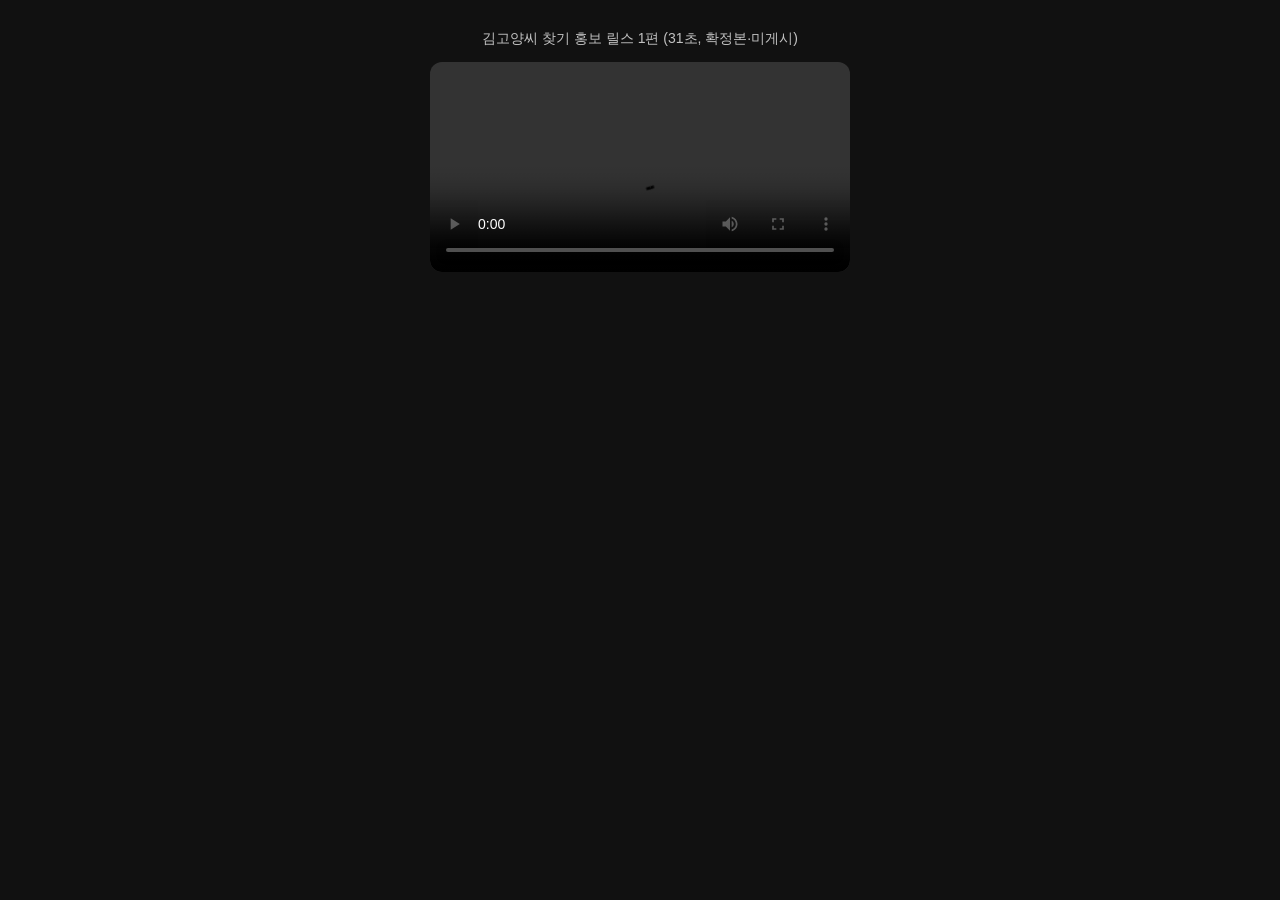
<file: docs/promo/findkim-378c39a0/index.html>
<!doctype html><html lang="ko"><head><meta charset="utf-8"><meta name="viewport" content="width=device-width,initial-scale=1"><meta name="robots" content="noindex"><title>김고양씨 찾기 릴스 미리보기</title>
<style>body{margin:0;background:#111;color:#eee;font-family:sans-serif;display:flex;flex-direction:column;align-items:center;padding:16px}video{width:100%;max-width:420px;border-radius:12px}p{font-size:14px;opacity:.8}</style></head>
<body><p>김고양씨 찾기 홍보 릴스 1편 (31초, 확정본·미게시)</p><video src="video.mp4" controls playsinline preload="metadata"></video></body></html>
</file>
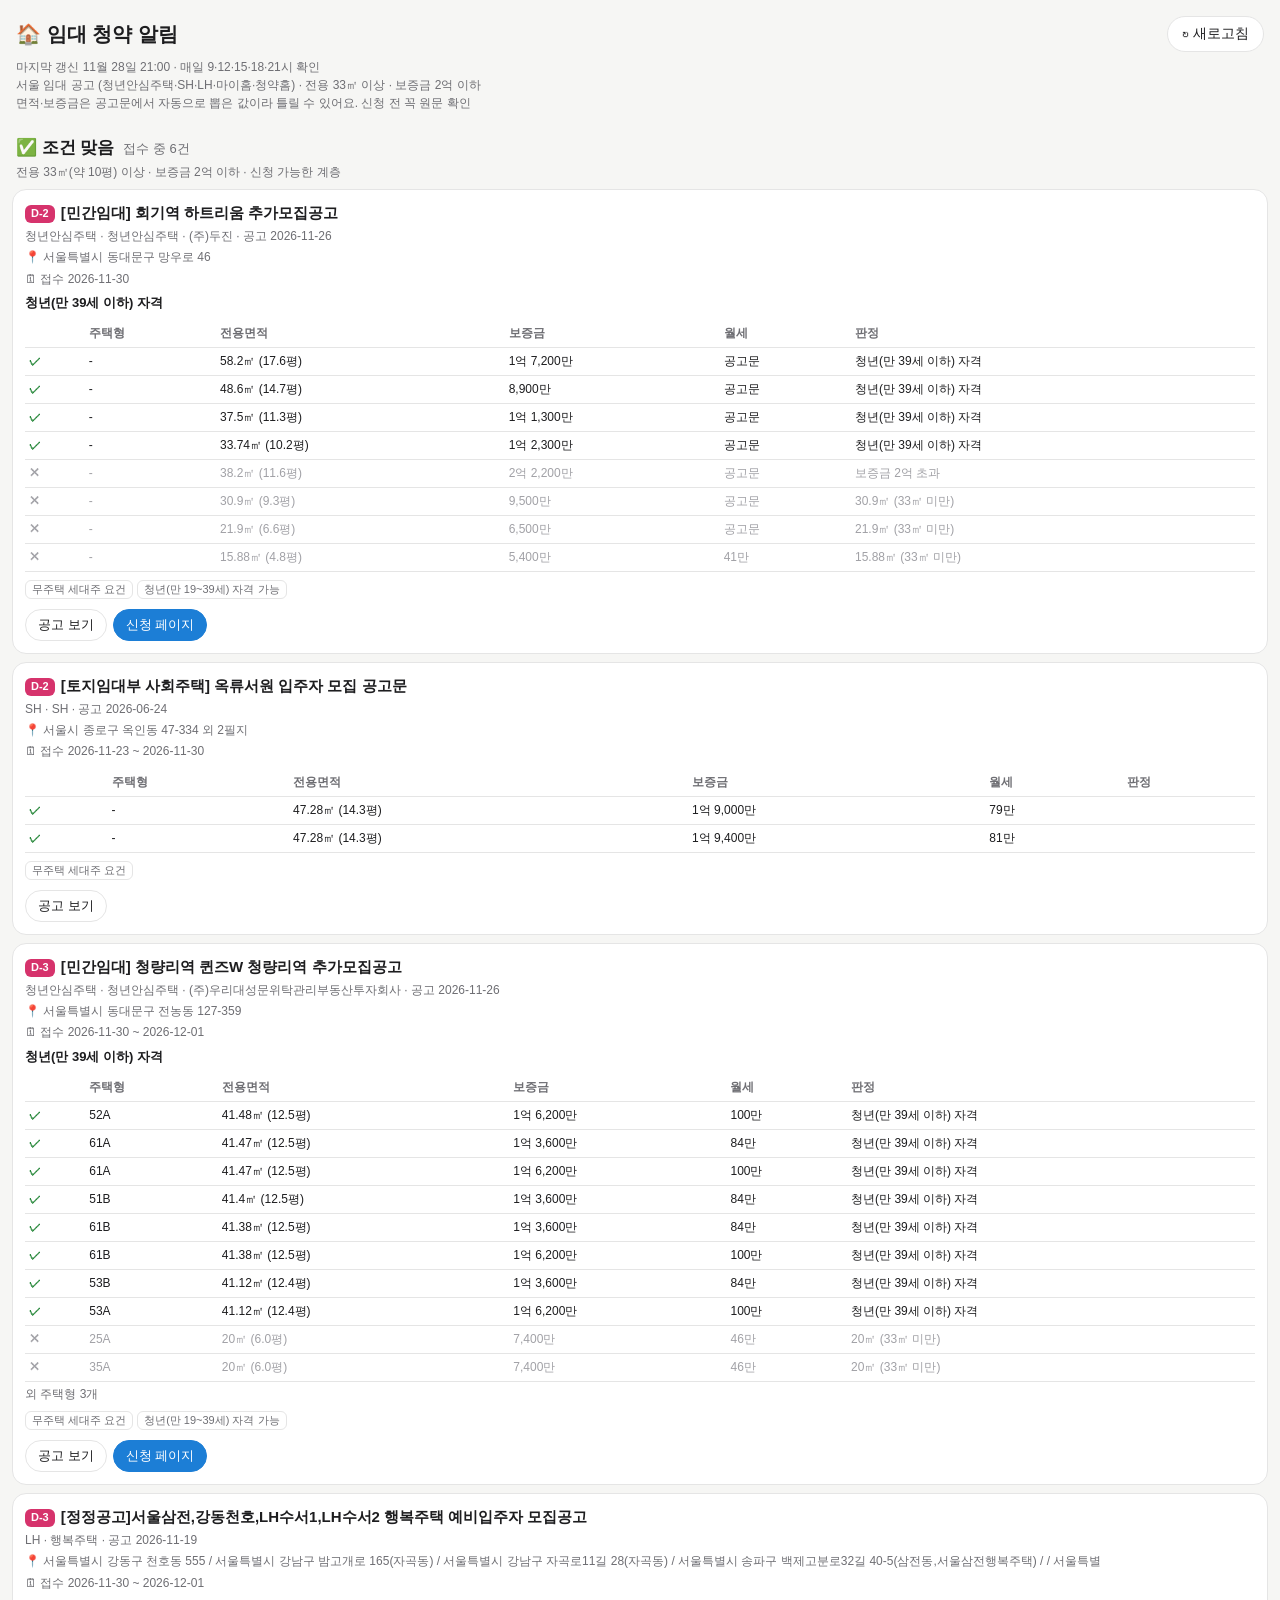
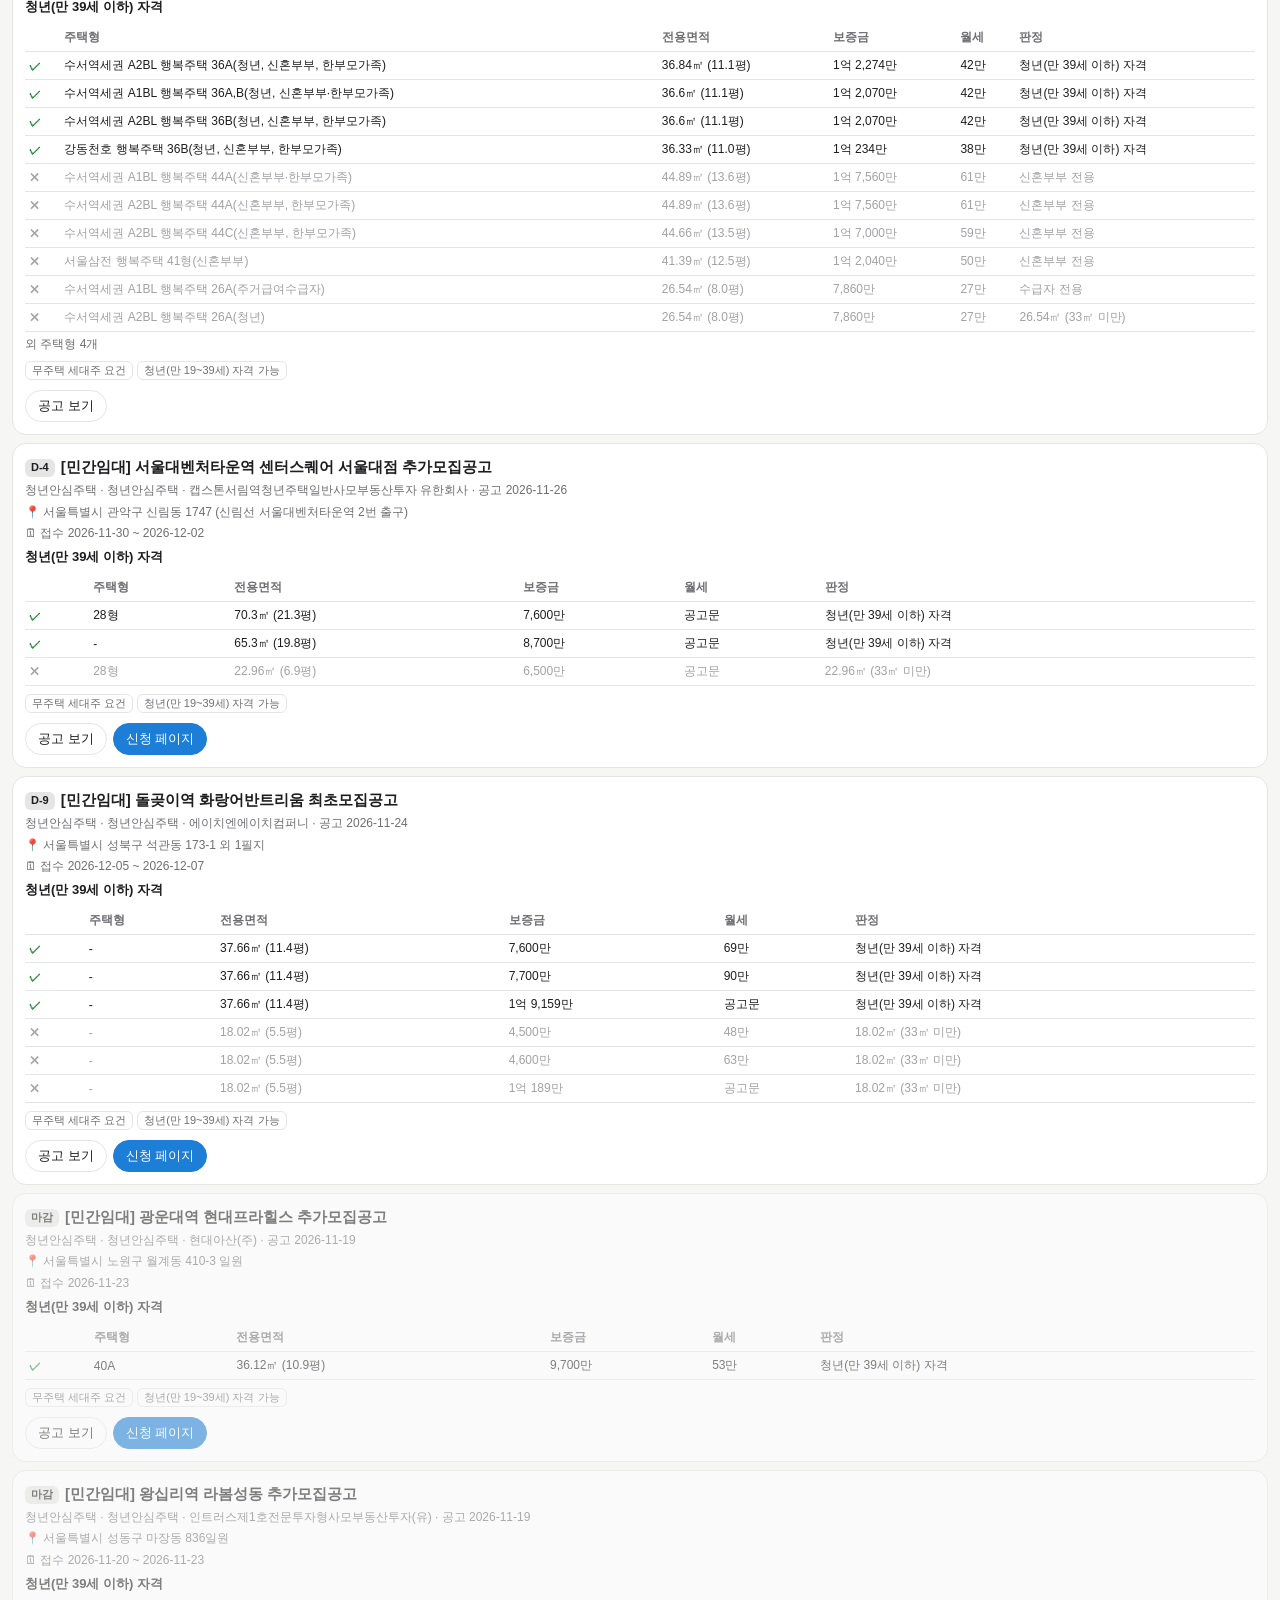
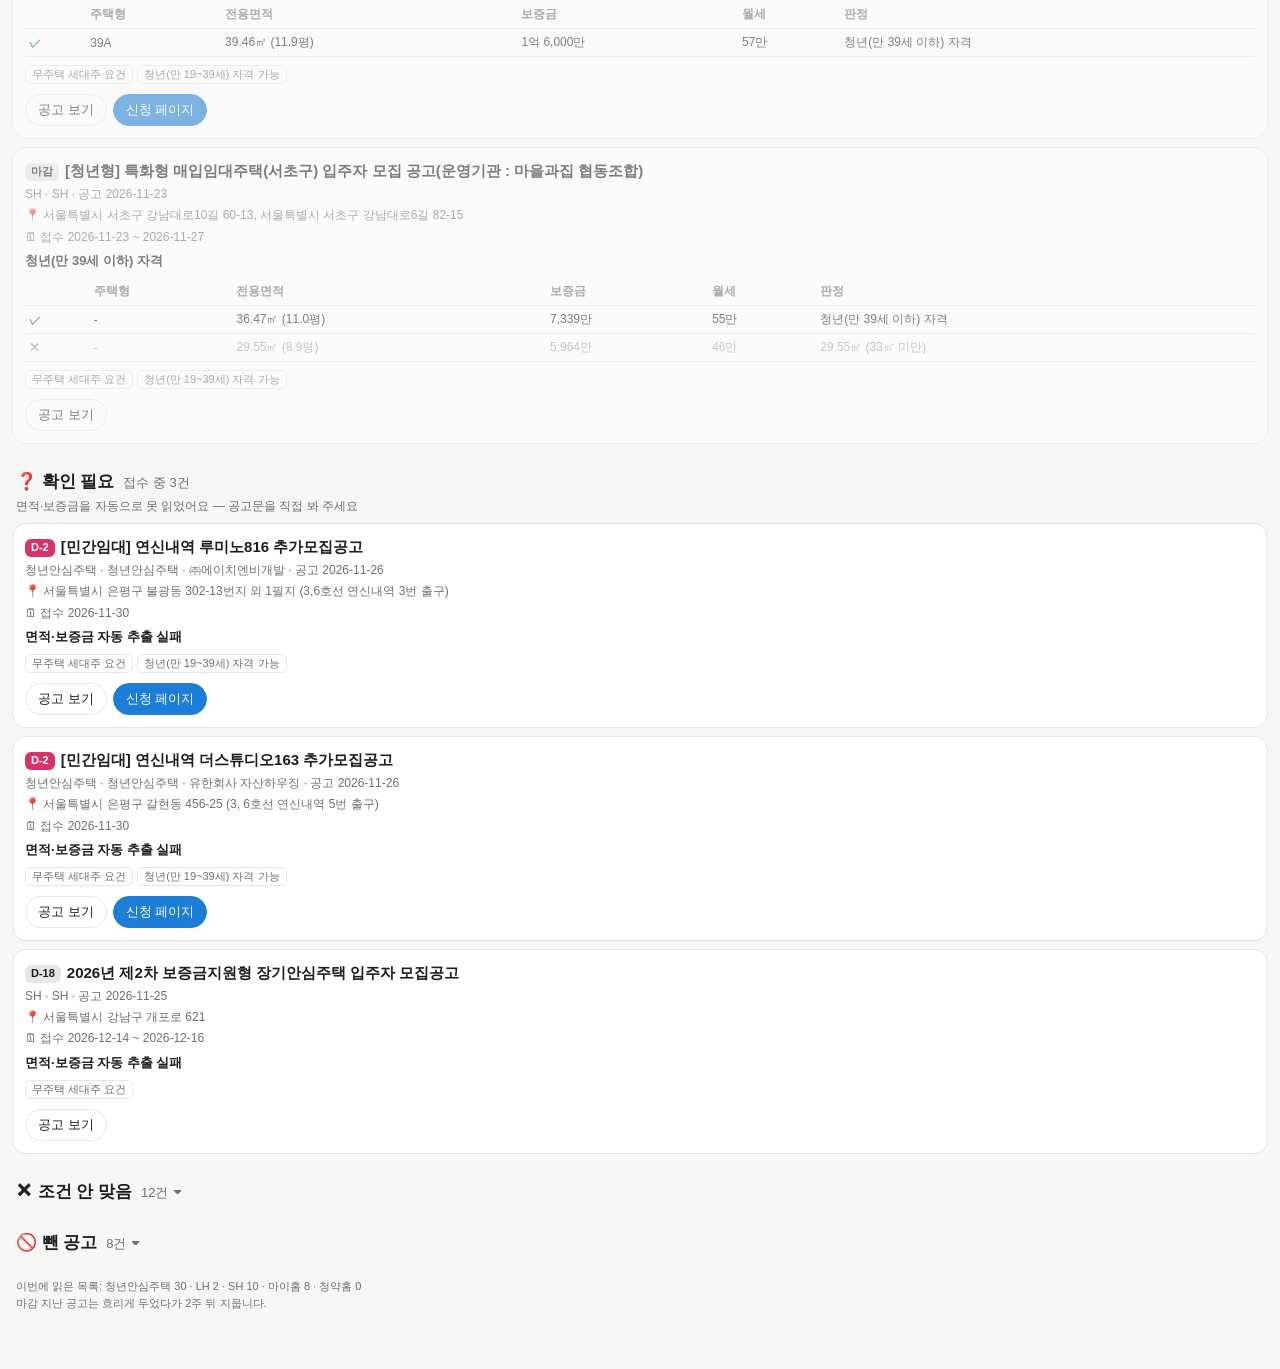
<file: docs/cheongyak.html>
<!doctype html>
<html lang="ko"><head><meta charset="utf-8">
<meta name="viewport" content="width=device-width,initial-scale=1,viewport-fit=cover">
<meta name="robots" content="noindex,nofollow">
<meta name="theme-color" content="#1c7ed6">
<title>임대 청약 알림</title>
<style>
:root{--bg:#f6f6f4;--card:#fff;--ink:#1d1d1f;--sub:#6e6e73;--accent:#1c7ed6;--line:#e5e5e5;--hot:#d6336c;--off:#a1a1a6;--ok:#2b8a3e;--mid:#f59f00}
@media (prefers-color-scheme:dark){:root{--bg:#111;--card:#1c1c1e;--ink:#f2f2f2;--sub:#a1a1a6;--line:#2c2c2e;--off:#6e6e73}}
body{margin:0;background:var(--bg);color:var(--ink);font-family:-apple-system,"Apple SD Gothic Neo","Malgun Gothic",sans-serif;padding:env(safe-area-inset-top) 0 40px}
header{padding:16px 16px 4px} .head{display:flex;align-items:center;justify-content:space-between;gap:8px}
h1{margin:0;font-size:20px} .upd{color:var(--sub);font-size:12px;margin-top:6px;line-height:1.5}
.reload{border:1px solid var(--line);background:var(--card);color:var(--ink);border-radius:999px;padding:8px 14px;font-size:14px;font-family:inherit;flex:none}
.sec{padding:6px 12px} h2{font-size:17px;margin:14px 4px 2px;display:inline-block} h2 span{font-size:13px;color:var(--sub);font-weight:500;margin-left:4px}
summary{cursor:pointer;list-style:none} summary::-webkit-details-marker{display:none} summary h2::after{content:" ▾";color:var(--sub)}
.sub{color:var(--sub);font-size:12px;margin:2px 4px 8px;line-height:1.5}
.list{display:flex;flex-direction:column;gap:8px}
.card{background:var(--card);border:1px solid var(--line);border-radius:14px;padding:12px;min-width:0}
.card.off{opacity:.55}
.top{font-size:15px;line-height:1.45;word-break:keep-all;overflow-wrap:anywhere} .top b{font-weight:650}
.meta{font-size:12px;color:var(--sub);margin-top:4px;line-height:1.45;word-break:keep-all;overflow-wrap:anywhere}
.why{font-size:13px;margin-top:6px;font-weight:600}
.tw{overflow-x:auto;margin-top:8px;-webkit-overflow-scrolling:touch}
table{border-collapse:collapse;font-size:12px;width:100%;min-width:420px}
th,td{border-bottom:1px solid var(--line);padding:5px 4px;text-align:left;white-space:nowrap} th{color:var(--sub);font-weight:600}
tr.ok td:first-child{color:var(--ok);font-weight:800} tr.mid td:first-child{color:var(--mid);font-weight:800} tr.no{color:var(--off)}
.tags{margin-top:8px;display:flex;flex-wrap:wrap;gap:4px}
.tag{font-size:11px;border:1px solid var(--line);border-radius:6px;padding:1px 6px;color:var(--sub)}
.note{font-size:11px;color:var(--sub);margin-top:6px}
.btns{margin-top:10px;display:flex;gap:6px;flex-wrap:wrap}
.btn{font-size:13px;border:1px solid var(--line);border-radius:999px;padding:6px 12px;color:var(--ink);text-decoration:none}
.btn.pri{background:var(--accent);border-color:var(--accent);color:#fff}
.new,.dd{display:inline-block;font-size:11px;font-weight:700;border-radius:6px;padding:1px 6px;margin-right:6px;vertical-align:1px}
.new{background:var(--accent);color:#fff} .dd{background:var(--line);color:var(--ink)} .dd.hot{background:var(--hot);color:#fff}
.empty{color:var(--sub);font-size:14px;padding:8px 4px}
.foot{color:var(--sub);font-size:11px;padding:16px;line-height:1.6}
</style></head><body>
<header><div class="head"><h1>🏠 임대 청약 알림</h1>
<button class="reload" onclick="location.replace(location.pathname+'?t='+Date.now())">↻ 새로고침</button></div>
<div class="upd">마지막 갱신 11월 28일 21:00 · 매일 9·12·15·18·21시 확인<br>서울 임대 공고 (청년안심주택·SH·LH·마이홈·청약홈) · 전용 33㎡ 이상 · 보증금 2억 이하<br>면적·보증금은 공고문에서 자동으로 뽑은 값이라 틀릴 수 있어요. 신청 전 꼭 원문 확인</div></header>
<section class="sec"><h2>✅ 조건 맞음 <span>접수 중 6건</span></h2><div class="sub">전용 33㎡(약 10평) 이상 · 보증금 2억 이하 · 신청 가능한 계층</div><div class="list">
<div class="card">
  <div class="top"><span class="dd hot">D-2</span><b>[민간임대] 회기역 하트리움 추가모집공고</b></div>
  <div class="meta">청년안심주택 · 청년안심주택 · (주)두진 · 공고 2026-11-26</div>
  <div class="meta">📍 서울특별시 동대문구 망우로 46</div>
  <div class="meta">🗓 접수 2026-11-30</div>
  <div class="why">청년(만 39세 이하) 자격</div>
  <div class="tw"><table><thead><tr><th></th><th>주택형</th><th>전용면적</th><th>보증금</th><th>월세</th><th>판정</th></tr></thead><tbody><tr class="ok"><td>✓</td><td>-</td><td>58.2㎡ (17.6평)</td><td>1억 7,200만</td><td>공고문</td><td>청년(만 39세 이하) 자격</td></tr><tr class="ok"><td>✓</td><td>-</td><td>48.6㎡ (14.7평)</td><td>8,900만</td><td>공고문</td><td>청년(만 39세 이하) 자격</td></tr><tr class="ok"><td>✓</td><td>-</td><td>37.5㎡ (11.3평)</td><td>1억 1,300만</td><td>공고문</td><td>청년(만 39세 이하) 자격</td></tr><tr class="ok"><td>✓</td><td>-</td><td>33.74㎡ (10.2평)</td><td>1억 2,300만</td><td>공고문</td><td>청년(만 39세 이하) 자격</td></tr><tr class="no"><td>✕</td><td>-</td><td>38.2㎡ (11.6평)</td><td>2억 2,200만</td><td>공고문</td><td>보증금 2억 초과</td></tr><tr class="no"><td>✕</td><td>-</td><td>30.9㎡ (9.3평)</td><td>9,500만</td><td>공고문</td><td>30.9㎡ (33㎡ 미만)</td></tr><tr class="no"><td>✕</td><td>-</td><td>21.9㎡ (6.6평)</td><td>6,500만</td><td>공고문</td><td>21.9㎡ (33㎡ 미만)</td></tr><tr class="no"><td>✕</td><td>-</td><td>15.88㎡ (4.8평)</td><td>5,400만</td><td>41만</td><td>15.88㎡ (33㎡ 미만)</td></tr></tbody></table></div>
  <div class="tags"><span class="tag">무주택 세대주 요건</span><span class="tag">청년(만 19~39세) 자격 가능</span></div>
  
  <div class="btns"><a class="btn" href="https://soco.seoul.go.kr/youth/bbs/BMSR00015/view.do?boardId=6889&amp;menuNo=400008" target="_blank" rel="noopener noreferrer">공고 보기</a><a class="btn pri" href="https://www.doojin2030.co.kr/" target="_blank" rel="noopener noreferrer">신청 페이지</a></div>
</div>
<div class="card">
  <div class="top"><span class="dd hot">D-2</span><b>[토지임대부 사회주택] 옥류서원 입주자 모집 공고문</b></div>
  <div class="meta">SH · SH · 공고 2026-06-24</div>
  <div class="meta">📍 서울시 종로구 옥인동 47-334 외 2필지</div>
  <div class="meta">🗓 접수 2026-11-23 ~ 2026-11-30</div>
  <div class="why"></div>
  <div class="tw"><table><thead><tr><th></th><th>주택형</th><th>전용면적</th><th>보증금</th><th>월세</th><th>판정</th></tr></thead><tbody><tr class="ok"><td>✓</td><td>-</td><td>47.28㎡ (14.3평)</td><td>1억 9,000만</td><td>79만</td><td></td></tr><tr class="ok"><td>✓</td><td>-</td><td>47.28㎡ (14.3평)</td><td>1억 9,400만</td><td>81만</td><td></td></tr></tbody></table></div>
  <div class="tags"><span class="tag">무주택 세대주 요건</span></div>
  
  <div class="btns"><a class="btn" href="https://www.i-sh.co.kr/main/lay2/program/S1T294C295/www/brd/m_241/view.do?seq=313647" target="_blank" rel="noopener noreferrer">공고 보기</a></div>
</div>
<div class="card">
  <div class="top"><span class="dd hot">D-3</span><b>[민간임대] 청량리역 퀸즈W 청량리역 추가모집공고</b></div>
  <div class="meta">청년안심주택 · 청년안심주택 · (주)우리대성문위탁관리부동산투자회사 · 공고 2026-11-26</div>
  <div class="meta">📍 서울특별시 동대문구 전농동 127-359</div>
  <div class="meta">🗓 접수 2026-11-30 ~ 2026-12-01</div>
  <div class="why">청년(만 39세 이하) 자격</div>
  <div class="tw"><table><thead><tr><th></th><th>주택형</th><th>전용면적</th><th>보증금</th><th>월세</th><th>판정</th></tr></thead><tbody><tr class="ok"><td>✓</td><td>52A</td><td>41.48㎡ (12.5평)</td><td>1억 6,200만</td><td>100만</td><td>청년(만 39세 이하) 자격</td></tr><tr class="ok"><td>✓</td><td>61A</td><td>41.47㎡ (12.5평)</td><td>1억 3,600만</td><td>84만</td><td>청년(만 39세 이하) 자격</td></tr><tr class="ok"><td>✓</td><td>61A</td><td>41.47㎡ (12.5평)</td><td>1억 6,200만</td><td>100만</td><td>청년(만 39세 이하) 자격</td></tr><tr class="ok"><td>✓</td><td>51B</td><td>41.4㎡ (12.5평)</td><td>1억 3,600만</td><td>84만</td><td>청년(만 39세 이하) 자격</td></tr><tr class="ok"><td>✓</td><td>61B</td><td>41.38㎡ (12.5평)</td><td>1억 3,600만</td><td>84만</td><td>청년(만 39세 이하) 자격</td></tr><tr class="ok"><td>✓</td><td>61B</td><td>41.38㎡ (12.5평)</td><td>1억 6,200만</td><td>100만</td><td>청년(만 39세 이하) 자격</td></tr><tr class="ok"><td>✓</td><td>53B</td><td>41.12㎡ (12.4평)</td><td>1억 3,600만</td><td>84만</td><td>청년(만 39세 이하) 자격</td></tr><tr class="ok"><td>✓</td><td>53A</td><td>41.12㎡ (12.4평)</td><td>1억 6,200만</td><td>100만</td><td>청년(만 39세 이하) 자격</td></tr><tr class="no"><td>✕</td><td>25A</td><td>20㎡ (6.0평)</td><td>7,400만</td><td>46만</td><td>20㎡ (33㎡ 미만)</td></tr><tr class="no"><td>✕</td><td>35A</td><td>20㎡ (6.0평)</td><td>7,400만</td><td>46만</td><td>20㎡ (33㎡ 미만)</td></tr></tbody></table></div><div class="meta">외 주택형 3개</div>
  <div class="tags"><span class="tag">무주택 세대주 요건</span><span class="tag">청년(만 19~39세) 자격 가능</span></div>
  
  <div class="btns"><a class="btn" href="https://soco.seoul.go.kr/youth/bbs/BMSR00015/view.do?boardId=6887&amp;menuNo=400008" target="_blank" rel="noopener noreferrer">공고 보기</a><a class="btn pri" href="https://naver.me/5zUK5ugK" target="_blank" rel="noopener noreferrer">신청 페이지</a></div>
</div>
<div class="card">
  <div class="top"><span class="dd hot">D-3</span><b>[정정공고]서울삼전,강동천호,LH수서1,LH수서2 행복주택 예비입주자 모집공고</b></div>
  <div class="meta">LH · 행복주택 · 공고 2026-11-19</div>
  <div class="meta">📍 서울특별시 강동구 천호동 555 / 서울특별시 강남구 밤고개로 165(자곡동) / 서울특별시 강남구 자곡로11길 28(자곡동) / 서울특별시 송파구 백제고분로32길 40-5(삼전동,서울삼전행복주택) /  / 서울특별</div>
  <div class="meta">🗓 접수 2026-11-30 ~ 2026-12-01</div>
  <div class="why">청년(만 39세 이하) 자격</div>
  <div class="tw"><table><thead><tr><th></th><th>주택형</th><th>전용면적</th><th>보증금</th><th>월세</th><th>판정</th></tr></thead><tbody><tr class="ok"><td>✓</td><td>수서역세권 A2BL 행복주택 36A(청년, 신혼부부, 한부모가족)</td><td>36.84㎡ (11.1평)</td><td>1억 2,274만</td><td>42만</td><td>청년(만 39세 이하) 자격</td></tr><tr class="ok"><td>✓</td><td>수서역세권 A1BL 행복주택 36A,B(청년, 신혼부부·한부모가족)</td><td>36.6㎡ (11.1평)</td><td>1억 2,070만</td><td>42만</td><td>청년(만 39세 이하) 자격</td></tr><tr class="ok"><td>✓</td><td>수서역세권 A2BL 행복주택 36B(청년, 신혼부부, 한부모가족)</td><td>36.6㎡ (11.1평)</td><td>1억 2,070만</td><td>42만</td><td>청년(만 39세 이하) 자격</td></tr><tr class="ok"><td>✓</td><td>강동천호 행복주택 36B(청년, 신혼부부, 한부모가족)</td><td>36.33㎡ (11.0평)</td><td>1억 234만</td><td>38만</td><td>청년(만 39세 이하) 자격</td></tr><tr class="no"><td>✕</td><td>수서역세권 A1BL 행복주택 44A(신혼부부·한부모가족)</td><td>44.89㎡ (13.6평)</td><td>1억 7,560만</td><td>61만</td><td>신혼부부 전용</td></tr><tr class="no"><td>✕</td><td>수서역세권 A2BL 행복주택 44A(신혼부부, 한부모가족)</td><td>44.89㎡ (13.6평)</td><td>1억 7,560만</td><td>61만</td><td>신혼부부 전용</td></tr><tr class="no"><td>✕</td><td>수서역세권 A2BL 행복주택 44C(신혼부부, 한부모가족)</td><td>44.66㎡ (13.5평)</td><td>1억 7,000만</td><td>59만</td><td>신혼부부 전용</td></tr><tr class="no"><td>✕</td><td>서울삼전 행복주택 41형(신혼부부)</td><td>41.39㎡ (12.5평)</td><td>1억 2,040만</td><td>50만</td><td>신혼부부 전용</td></tr><tr class="no"><td>✕</td><td>수서역세권 A1BL 행복주택 26A(주거급여수급자)</td><td>26.54㎡ (8.0평)</td><td>7,860만</td><td>27만</td><td>수급자 전용</td></tr><tr class="no"><td>✕</td><td>수서역세권 A2BL 행복주택 26A(청년)</td><td>26.54㎡ (8.0평)</td><td>7,860만</td><td>27만</td><td>26.54㎡ (33㎡ 미만)</td></tr></tbody></table></div><div class="meta">외 주택형 4개</div>
  <div class="tags"><span class="tag">무주택 세대주 요건</span><span class="tag">청년(만 19~39세) 자격 가능</span></div>
  
  <div class="btns"><a class="btn" href="https://apply.lh.or.kr/lhapply/apply/wt/wrtanc/selectWrtancInfo.do?panId=2015122300021131&amp;ccrCnntSysDsCd=03&amp;uppAisTpCd=06&amp;aisTpCd=10&amp;mi=1026" target="_blank" rel="noopener noreferrer">공고 보기</a></div>
</div>
<div class="card">
  <div class="top"><span class="dd">D-4</span><b>[민간임대] 서울대벤처타운역 센터스퀘어 서울대점 추가모집공고</b></div>
  <div class="meta">청년안심주택 · 청년안심주택 · 캡스톤서림역청년주택일반사모부동산투자 유한회사 · 공고 2026-11-26</div>
  <div class="meta">📍 서울특별시 관악구 신림동 1747 (신림선 서울대벤처타운역 2번 출구)</div>
  <div class="meta">🗓 접수 2026-11-30 ~ 2026-12-02</div>
  <div class="why">청년(만 39세 이하) 자격</div>
  <div class="tw"><table><thead><tr><th></th><th>주택형</th><th>전용면적</th><th>보증금</th><th>월세</th><th>판정</th></tr></thead><tbody><tr class="ok"><td>✓</td><td>28형</td><td>70.3㎡ (21.3평)</td><td>7,600만</td><td>공고문</td><td>청년(만 39세 이하) 자격</td></tr><tr class="ok"><td>✓</td><td>-</td><td>65.3㎡ (19.8평)</td><td>8,700만</td><td>공고문</td><td>청년(만 39세 이하) 자격</td></tr><tr class="no"><td>✕</td><td>28형</td><td>22.96㎡ (6.9평)</td><td>6,500만</td><td>공고문</td><td>22.96㎡ (33㎡ 미만)</td></tr></tbody></table></div>
  <div class="tags"><span class="tag">무주택 세대주 요건</span><span class="tag">청년(만 19~39세) 자격 가능</span></div>
  
  <div class="btns"><a class="btn" href="https://soco.seoul.go.kr/youth/bbs/BMSR00015/view.do?boardId=6885&amp;menuNo=400008" target="_blank" rel="noopener noreferrer">공고 보기</a><a class="btn pri" href="https://naver.me/5jXcjsgG" target="_blank" rel="noopener noreferrer">신청 페이지</a></div>
</div>
<div class="card">
  <div class="top"><span class="dd">D-9</span><b>[민간임대] 돌곶이역 화랑어반트리움 최초모집공고</b></div>
  <div class="meta">청년안심주택 · 청년안심주택 · 에이치엔에이치컴퍼니 · 공고 2026-11-24</div>
  <div class="meta">📍 서울특별시 성북구 석관동 173-1 외 1필지</div>
  <div class="meta">🗓 접수 2026-12-05 ~ 2026-12-07</div>
  <div class="why">청년(만 39세 이하) 자격</div>
  <div class="tw"><table><thead><tr><th></th><th>주택형</th><th>전용면적</th><th>보증금</th><th>월세</th><th>판정</th></tr></thead><tbody><tr class="ok"><td>✓</td><td>-</td><td>37.66㎡ (11.4평)</td><td>7,600만</td><td>69만</td><td>청년(만 39세 이하) 자격</td></tr><tr class="ok"><td>✓</td><td>-</td><td>37.66㎡ (11.4평)</td><td>7,700만</td><td>90만</td><td>청년(만 39세 이하) 자격</td></tr><tr class="ok"><td>✓</td><td>-</td><td>37.66㎡ (11.4평)</td><td>1억 9,159만</td><td>공고문</td><td>청년(만 39세 이하) 자격</td></tr><tr class="no"><td>✕</td><td>-</td><td>18.02㎡ (5.5평)</td><td>4,500만</td><td>48만</td><td>18.02㎡ (33㎡ 미만)</td></tr><tr class="no"><td>✕</td><td>-</td><td>18.02㎡ (5.5평)</td><td>4,600만</td><td>63만</td><td>18.02㎡ (33㎡ 미만)</td></tr><tr class="no"><td>✕</td><td>-</td><td>18.02㎡ (5.5평)</td><td>1억 189만</td><td>공고문</td><td>18.02㎡ (33㎡ 미만)</td></tr></tbody></table></div>
  <div class="tags"><span class="tag">무주택 세대주 요건</span><span class="tag">청년(만 19~39세) 자격 가능</span></div>
  
  <div class="btns"><a class="btn" href="https://soco.seoul.go.kr/youth/bbs/BMSR00015/view.do?boardId=6833&amp;menuNo=400008" target="_blank" rel="noopener noreferrer">공고 보기</a><a class="btn pri" href="https://hut2026.com" target="_blank" rel="noopener noreferrer">신청 페이지</a></div>
</div>
<div class="card off">
  <div class="top"><span class="dd">마감</span><b>[민간임대] 광운대역 현대프라힐스 추가모집공고</b></div>
  <div class="meta">청년안심주택 · 청년안심주택 · 현대아산(주) · 공고 2026-11-19</div>
  <div class="meta">📍 서울특별시 노원구 월계동 410-3 일원</div>
  <div class="meta">🗓 접수 2026-11-23</div>
  <div class="why">청년(만 39세 이하) 자격</div>
  <div class="tw"><table><thead><tr><th></th><th>주택형</th><th>전용면적</th><th>보증금</th><th>월세</th><th>판정</th></tr></thead><tbody><tr class="ok"><td>✓</td><td>40A</td><td>36.12㎡ (10.9평)</td><td>9,700만</td><td>53만</td><td>청년(만 39세 이하) 자격</td></tr></tbody></table></div>
  <div class="tags"><span class="tag">무주택 세대주 요건</span><span class="tag">청년(만 19~39세) 자격 가능</span></div>
  
  <div class="btns"><a class="btn" href="https://soco.seoul.go.kr/youth/bbs/BMSR00015/view.do?boardId=6806&amp;menuNo=400008" target="_blank" rel="noopener noreferrer">공고 보기</a><a class="btn pri" href="https://kws-hdprahills.co.kr" target="_blank" rel="noopener noreferrer">신청 페이지</a></div>
</div>
<div class="card off">
  <div class="top"><span class="dd">마감</span><b>[민간임대] 왕십리역 라봄성동 추가모집공고</b></div>
  <div class="meta">청년안심주택 · 청년안심주택 · 인트러스제1호전문투자형사모부동산투자(유) · 공고 2026-11-19</div>
  <div class="meta">📍 서울특별시 성동구 마장동 836일원</div>
  <div class="meta">🗓 접수 2026-11-20 ~ 2026-11-23</div>
  <div class="why">청년(만 39세 이하) 자격</div>
  <div class="tw"><table><thead><tr><th></th><th>주택형</th><th>전용면적</th><th>보증금</th><th>월세</th><th>판정</th></tr></thead><tbody><tr class="ok"><td>✓</td><td>39A</td><td>39.46㎡ (11.9평)</td><td>1억 6,000만</td><td>57만</td><td>청년(만 39세 이하) 자격</td></tr></tbody></table></div>
  <div class="tags"><span class="tag">무주택 세대주 요건</span><span class="tag">청년(만 19~39세) 자격 가능</span></div>
  
  <div class="btns"><a class="btn" href="https://soco.seoul.go.kr/youth/bbs/BMSR00015/view.do?boardId=6797&amp;menuNo=400008" target="_blank" rel="noopener noreferrer">공고 보기</a><a class="btn pri" href="https://naver.me/xfblPGvv" target="_blank" rel="noopener noreferrer">신청 페이지</a></div>
</div>
<div class="card off">
  <div class="top"><span class="dd">마감</span><b>[청년형] 특화형 매입임대주택(서초구) 입주자 모집 공고(운영기관 : 마을과집 협동조합)</b></div>
  <div class="meta">SH · SH · 공고 2026-11-23</div>
  <div class="meta">📍 서울특별시 서초구 강남대로10길 60-13, 서울특별시 서초구 강남대로6길 82-15</div>
  <div class="meta">🗓 접수 2026-11-23 ~ 2026-11-27</div>
  <div class="why">청년(만 39세 이하) 자격</div>
  <div class="tw"><table><thead><tr><th></th><th>주택형</th><th>전용면적</th><th>보증금</th><th>월세</th><th>판정</th></tr></thead><tbody><tr class="ok"><td>✓</td><td>-</td><td>36.47㎡ (11.0평)</td><td>7,339만</td><td>55만</td><td>청년(만 39세 이하) 자격</td></tr><tr class="no"><td>✕</td><td>-</td><td>29.55㎡ (8.9평)</td><td>5,964만</td><td>46만</td><td>29.55㎡ (33㎡ 미만)</td></tr></tbody></table></div>
  <div class="tags"><span class="tag">무주택 세대주 요건</span><span class="tag">청년(만 19~39세) 자격 가능</span></div>
  
  <div class="btns"><a class="btn" href="https://www.i-sh.co.kr/main/lay2/program/S1T294C295/www/brd/m_241/view.do?seq=313481" target="_blank" rel="noopener noreferrer">공고 보기</a></div>
</div></div></section><section class="sec"><h2>❓ 확인 필요 <span>접수 중 3건</span></h2><div class="sub">면적·보증금을 자동으로 못 읽었어요 — 공고문을 직접 봐 주세요</div><div class="list">
<div class="card">
  <div class="top"><span class="dd hot">D-2</span><b>[민간임대] 연신내역 루미노816 추가모집공고</b></div>
  <div class="meta">청년안심주택 · 청년안심주택 · ㈜에이치엔비개발 · 공고 2026-11-26</div>
  <div class="meta">📍 서울특별시 은평구 불광동 302-13번지 외 1필지 (3,6호선 연신내역 3번 출구)</div>
  <div class="meta">🗓 접수 2026-11-30</div>
  <div class="why">면적·보증금 자동 추출 실패</div>
  
  <div class="tags"><span class="tag">무주택 세대주 요건</span><span class="tag">청년(만 19~39세) 자격 가능</span></div>
  
  <div class="btns"><a class="btn" href="https://soco.seoul.go.kr/youth/bbs/BMSR00015/view.do?boardId=6884&amp;menuNo=400008" target="_blank" rel="noopener noreferrer">공고 보기</a><a class="btn pri" href="https://naver.me/xTy97lYH" target="_blank" rel="noopener noreferrer">신청 페이지</a></div>
</div>
<div class="card">
  <div class="top"><span class="dd hot">D-2</span><b>[민간임대] 연신내역 더스튜디오163 추가모집공고</b></div>
  <div class="meta">청년안심주택 · 청년안심주택 · 유한회사 자산하우징 · 공고 2026-11-26</div>
  <div class="meta">📍 서울특별시 은평구 갈현동 456-25 (3, 6호선 연신내역 5번 출구)</div>
  <div class="meta">🗓 접수 2026-11-30</div>
  <div class="why">면적·보증금 자동 추출 실패</div>
  
  <div class="tags"><span class="tag">무주택 세대주 요건</span><span class="tag">청년(만 19~39세) 자격 가능</span></div>
  
  <div class="btns"><a class="btn" href="https://soco.seoul.go.kr/youth/bbs/BMSR00015/view.do?boardId=6882&amp;menuNo=400008" target="_blank" rel="noopener noreferrer">공고 보기</a><a class="btn pri" href="https://naver.me/5MVIwgG7" target="_blank" rel="noopener noreferrer">신청 페이지</a></div>
</div>
<div class="card">
  <div class="top"><span class="dd">D-18</span><b>2026년 제2차 보증금지원형 장기안심주택 입주자 모집공고</b></div>
  <div class="meta">SH · SH · 공고 2026-11-25</div>
  <div class="meta">📍 서울특별시 강남구 개포로 621</div>
  <div class="meta">🗓 접수 2026-12-14 ~ 2026-12-16</div>
  <div class="why">면적·보증금 자동 추출 실패</div>
  
  <div class="tags"><span class="tag">무주택 세대주 요건</span></div>
  
  <div class="btns"><a class="btn" href="https://www.i-sh.co.kr/main/lay2/program/S1T294C295/www/brd/m_241/view.do?seq=313843" target="_blank" rel="noopener noreferrer">공고 보기</a></div>
</div></div></section><details class="sec"><summary><h2>✕ 조건 안 맞음 <span>12건</span></h2></summary><div class="sub">33㎡ 미만·보증금 2억 초과·청년 나이 초과 등</div><div class="list">
<div class="card">
  <div class="top"><span class="dd hot">D-2</span><b>[민간임대] 신대방삼거리역 골드타워 추가모집공고</b></div>
  <div class="meta">청년안심주택 · 청년안심주택 · 금성종합건설 주식회사 · 공고 2026-11-26</div>
  <div class="meta">📍 서울특별시 동작구 신대방동 351-5번지</div>
  <div class="meta">🗓 접수 2026-11-30</div>
  <div class="why">19.42㎡ (33㎡ 미만)</div>
  <div class="tw"><table><thead><tr><th></th><th>주택형</th><th>전용면적</th><th>보증금</th><th>월세</th><th>판정</th></tr></thead><tbody><tr class="no"><td>✕</td><td>19형</td><td>19.42㎡ (5.9평)</td><td>7,800만</td><td>27만</td><td>19.42㎡ (33㎡ 미만)</td></tr><tr class="no"><td>✕</td><td>19형</td><td>19.42㎡ (5.9평)</td><td>5,700만</td><td>36만</td><td>19.42㎡ (33㎡ 미만)</td></tr></tbody></table></div>
  <div class="tags"><span class="tag">무주택 세대주 요건</span><span class="tag">청년(만 19~39세) 자격 가능</span></div>
  
  <div class="btns"><a class="btn" href="https://soco.seoul.go.kr/youth/bbs/BMSR00015/view.do?boardId=6881&amp;menuNo=400008" target="_blank" rel="noopener noreferrer">공고 보기</a><a class="btn pri" href="https://naver.me/5dho7B29" target="_blank" rel="noopener noreferrer">신청 페이지</a></div>
</div>
<div class="card">
  <div class="top"><span class="dd">D-6</span><b>2026년 마포구 신혼부부,청년(수요자맞춤형)주택 잔여세대 입주자 모집 공고</b></div>
  <div class="meta">SH · SH · 공고 2026-11-18</div>
  <div class="meta">📍 마포구 성미산로28길 29(연남동) [연남동 255-8]</div>
  <div class="meta">🗓 접수 2026-11-25 ~ 2026-12-04</div>
  <div class="why">청년 물량 아님 · 28.69㎡ (33㎡ 미만)</div>
  <div class="tw"><table><thead><tr><th></th><th>주택형</th><th>전용면적</th><th>보증금</th><th>월세</th><th>판정</th></tr></thead><tbody><tr class="no"><td>✕</td><td>-</td><td>52.91㎡ (16.0평)</td><td>4,899만</td><td>50만</td><td>청년 물량 아님</td></tr><tr class="no"><td>✕</td><td>-</td><td>52.19㎡ (15.8평)</td><td>4,879만</td><td>50만</td><td>청년 물량 아님</td></tr><tr class="no"><td>✕</td><td>-</td><td>50.06㎡ (15.1평)</td><td>4,683만</td><td>48만</td><td>청년 물량 아님</td></tr><tr class="no"><td>✕</td><td>-</td><td>46.01㎡ (13.9평)</td><td>4,300만</td><td>44만</td><td>청년 물량 아님</td></tr><tr class="no"><td>✕</td><td>-</td><td>36.42㎡ (11.0평)</td><td>3,603만</td><td>37만</td><td>청년 물량 아님</td></tr><tr class="no"><td>✕</td><td>-</td><td>29.94㎡ (9.1평)</td><td>3,023만</td><td>31만</td><td>29.94㎡ (33㎡ 미만)</td></tr><tr class="no"><td>✕</td><td>-</td><td>28.69㎡ (8.7평)</td><td>2,964만</td><td>30만</td><td>28.69㎡ (33㎡ 미만)</td></tr></tbody></table></div>
  <div class="tags"><span class="tag">무주택 세대주 요건</span><span class="tag">청년(만 19~39세) 자격 가능</span></div>
  
  <div class="btns"><a class="btn" href="https://www.i-sh.co.kr/main/lay2/program/S1T294C295/www/brd/m_241/view.do?seq=313424" target="_blank" rel="noopener noreferrer">공고 보기</a></div>
</div>
<div class="card">
  <div class="top"><span class="dd">D-12</span><b>[민간임대] 서울역 어반허브 서울스테이션 추가모집공고</b></div>
  <div class="meta">청년안심주택 · 청년안심주택 · (주)에버그린플라자 · 공고 2026-11-26</div>
  <div class="meta">📍 서울특별시 용산구 서계동 100-1번지 (1,4호선 서울역 15번 출구)</div>
  <div class="meta">🗓 접수 2026-12-08 ~ 2026-12-10</div>
  <div class="why">20.87㎡ (33㎡ 미만)</div>
  <div class="tw"><table><thead><tr><th></th><th>주택형</th><th>전용면적</th><th>보증금</th><th>월세</th><th>판정</th></tr></thead><tbody><tr class="no"><td>✕</td><td>26A</td><td>20.87㎡ (6.3평)</td><td>8,640만</td><td>59만</td><td>20.87㎡ (33㎡ 미만)</td></tr></tbody></table></div>
  <div class="tags"><span class="tag">무주택 세대주 요건</span><span class="tag">청년(만 19~39세) 자격 가능</span></div>
  
  <div class="btns"><a class="btn" href="https://soco.seoul.go.kr/youth/bbs/BMSR00015/view.do?boardId=6886&amp;menuNo=400008" target="_blank" rel="noopener noreferrer">공고 보기</a><a class="btn pri" href="https://www.urbanhub25.com/" target="_blank" rel="noopener noreferrer">신청 페이지</a></div>
</div>
<div class="card off">
  <div class="top"><span class="dd">마감</span><b>[민간임대] 동묘앞역 청계로벤하임 추가모집공고</b></div>
  <div class="meta">청년안심주택 · 청년안심주택 · 이승은 외 3인 · 공고 2026-11-19</div>
  <div class="meta">📍 서울특별시 종로구 숭인동 240-1 외</div>
  <div class="meta">🗓 접수 2026-11-23</div>
  <div class="why">30㎡ (33㎡ 미만)</div>
  <div class="tw"><table><thead><tr><th></th><th>주택형</th><th>전용면적</th><th>보증금</th><th>월세</th><th>판정</th></tr></thead><tbody><tr class="no"><td>✕</td><td>-</td><td>30㎡ (9.1평)</td><td>1억 8,870만</td><td>25만</td><td>30㎡ (33㎡ 미만)</td></tr></tbody></table></div>
  <div class="tags"><span class="tag">무주택 세대주 요건</span><span class="tag">청년(만 19~39세) 자격 가능</span></div>
  
  <div class="btns"><a class="btn" href="https://soco.seoul.go.kr/youth/bbs/BMSR00015/view.do?boardId=6805&amp;menuNo=400008" target="_blank" rel="noopener noreferrer">공고 보기</a><a class="btn pri" href="https://naver.me/FG3to9pz" target="_blank" rel="noopener noreferrer">신청 페이지</a></div>
</div>
<div class="card off">
  <div class="top"><span class="dd">마감</span><b>[민간임대] 상봉역 제이스타상봉 추가모집공고</b></div>
  <div class="meta">청년안심주택 · 청년안심주택 · (주)대원교역상사 · 공고 2026-11-19</div>
  <div class="meta">📍 서울특별시 중랑구 상봉동 109-34번지</div>
  <div class="meta">🗓 접수 2026-11-23</div>
  <div class="why">17.75㎡ (33㎡ 미만) · 31.65㎡ (33㎡ 미만)</div>
  <div class="tw"><table><thead><tr><th></th><th>주택형</th><th>전용면적</th><th>보증금</th><th>월세</th><th>판정</th></tr></thead><tbody><tr class="no"><td>✕</td><td>-</td><td>31.65㎡ (9.6평)</td><td>7,600만</td><td>공고문</td><td>31.65㎡ (33㎡ 미만)</td></tr><tr class="no"><td>✕</td><td>-</td><td>17.75㎡ (5.4평)</td><td>5,300만</td><td>공고문</td><td>17.75㎡ (33㎡ 미만)</td></tr></tbody></table></div>
  <div class="tags"><span class="tag">무주택 세대주 요건</span><span class="tag">청년(만 19~39세) 자격 가능</span></div>
  
  <div class="btns"><a class="btn" href="https://soco.seoul.go.kr/youth/bbs/BMSR00015/view.do?boardId=6804&amp;menuNo=400008" target="_blank" rel="noopener noreferrer">공고 보기</a><a class="btn pri" href="https://naver.me/5WUROTTd" target="_blank" rel="noopener noreferrer">신청 페이지</a></div>
</div>
<div class="card off">
  <div class="top"><span class="dd">마감</span><b>[민간임대] 구로디지털단지역 유벤투스 240 추가모집공고</b></div>
  <div class="meta">청년안심주택 · 청년안심주택 · 우리자산신탁 주식회사 · 공고 2026-11-19</div>
  <div class="meta">📍 서울특별시 관악구 신림동 1644-3</div>
  <div class="meta">🗓 접수 2026-11-23</div>
  <div class="why">31.7㎡ (33㎡ 미만)</div>
  <div class="tw"><table><thead><tr><th></th><th>주택형</th><th>전용면적</th><th>보증금</th><th>월세</th><th>판정</th></tr></thead><tbody><tr class="no"><td>✕</td><td>-</td><td>31.7㎡ (9.6평)</td><td>1억 1,200만</td><td>81만</td><td>31.7㎡ (33㎡ 미만)</td></tr></tbody></table></div>
  <div class="tags"><span class="tag">무주택 세대주 요건</span><span class="tag">청년(만 19~39세) 자격 가능</span></div>
  
  <div class="btns"><a class="btn" href="https://soco.seoul.go.kr/youth/bbs/BMSR00015/view.do?boardId=6802&amp;menuNo=400008" target="_blank" rel="noopener noreferrer">공고 보기</a><a class="btn pri" href="https://naver.me/xB79Y36D" target="_blank" rel="noopener noreferrer">신청 페이지</a></div>
</div>
<div class="card off">
  <div class="top"><span class="dd">마감</span><b>[민간임대] 서초역 서초꽃마을 주얼리 추가모집공고</b></div>
  <div class="meta">청년안심주택 · 청년안심주택 · 서초꽃마을 주얼리 황인 외 3명 · 공고 2026-11-19</div>
  <div class="meta">📍 서울특별시 서초구 반포대로 27길 13</div>
  <div class="meta">🗓 접수 2026-11-23</div>
  <div class="why">16.63㎡ (33㎡ 미만)</div>
  <div class="tw"><table><thead><tr><th></th><th>주택형</th><th>전용면적</th><th>보증금</th><th>월세</th><th>판정</th></tr></thead><tbody><tr class="no"><td>✕</td><td>-</td><td>16.63㎡ (5.0평)</td><td>6,700만</td><td>52만</td><td>16.63㎡ (33㎡ 미만)</td></tr></tbody></table></div>
  <div class="tags"><span class="tag">무주택 세대주 요건</span><span class="tag">청년(만 19~39세) 자격 가능</span></div>
  
  <div class="btns"><a class="btn" href="https://soco.seoul.go.kr/youth/bbs/BMSR00015/view.do?boardId=6800&amp;menuNo=400008" target="_blank" rel="noopener noreferrer">공고 보기</a><a class="btn pri" href="https://seocho1502.qshop.ai/" target="_blank" rel="noopener noreferrer">신청 페이지</a></div>
</div>
<div class="card off">
  <div class="top"><span class="dd">마감</span><b>[민간임대] 강변역 비바힐스강변 추가모집공고</b></div>
  <div class="meta">청년안심주택 · 청년안심주택 · 정지량 외 6명 · 공고 2026-11-19</div>
  <div class="meta">📍 서울특별시 광진구 구의동 593-11</div>
  <div class="meta">🗓 접수 2026-11-23</div>
  <div class="why">15.87㎡ (33㎡ 미만)</div>
  <div class="tw"><table><thead><tr><th></th><th>주택형</th><th>전용면적</th><th>보증금</th><th>월세</th><th>판정</th></tr></thead><tbody><tr class="no"><td>✕</td><td>-</td><td>15.87㎡ (4.8평)</td><td>5,500만</td><td>46만</td><td>15.87㎡ (33㎡ 미만)</td></tr></tbody></table></div>
  <div class="tags"><span class="tag">무주택 세대주 요건</span><span class="tag">청년(만 19~39세) 자격 가능</span></div>
  
  <div class="btns"><a class="btn" href="https://soco.seoul.go.kr/youth/bbs/BMSR00015/view.do?boardId=6799&amp;menuNo=400008" target="_blank" rel="noopener noreferrer">공고 보기</a><a class="btn pri" href="https://naver.me/xaT4bxop" target="_blank" rel="noopener noreferrer">신청 페이지</a></div>
</div>
<div class="card off">
  <div class="top"><span class="dd">마감</span><b>[민간임대] 개봉역 세이지움 개봉 추가모집공고</b></div>
  <div class="meta">청년안심주택 · 청년안심주택 · 개봉아이알디피에프브이(주) · 공고 2026-11-19</div>
  <div class="meta">📍 서울특별시 구로구 개봉동 503</div>
  <div class="meta">🗓 접수 2026-11-23 ~ 2026-11-24</div>
  <div class="why">18.88㎡ (33㎡ 미만) · 18.55㎡ (33㎡ 미만)</div>
  <div class="tw"><table><thead><tr><th></th><th>주택형</th><th>전용면적</th><th>보증금</th><th>월세</th><th>판정</th></tr></thead><tbody><tr class="no"><td>✕</td><td>18A</td><td>18.88㎡ (5.7평)</td><td>8,400만</td><td>33만</td><td>18.88㎡ (33㎡ 미만)</td></tr><tr class="no"><td>✕</td><td>18B</td><td>18.55㎡ (5.6평)</td><td>8,400만</td><td>23만</td><td>18.55㎡ (33㎡ 미만)</td></tr></tbody></table></div>
  <div class="tags"><span class="tag">무주택 세대주 요건</span><span class="tag">청년(만 19~39세) 자격 가능</span></div>
  
  <div class="btns"><a class="btn" href="https://soco.seoul.go.kr/youth/bbs/BMSR00015/view.do?boardId=6801&amp;menuNo=400008" target="_blank" rel="noopener noreferrer">공고 보기</a><a class="btn pri" href="https://naver.me/Ix0OmoxI" target="_blank" rel="noopener noreferrer">신청 페이지</a></div>
</div>
<div class="card off">
  <div class="top"><span class="dd">마감</span><b>[민간임대] 장한평역 유니트125(UNIT125) 추가모집공고</b></div>
  <div class="meta">청년안심주택 · 청년안심주택 · 김수미 · 공고 2026-11-19</div>
  <div class="meta">📍 서울특별시 동대문구 장안동 418-1번지</div>
  <div class="meta">🗓 접수 2026-11-23 ~ 2026-11-24</div>
  <div class="why">18.03㎡ (33㎡ 미만)</div>
  <div class="tw"><table><thead><tr><th></th><th>주택형</th><th>전용면적</th><th>보증금</th><th>월세</th><th>판정</th></tr></thead><tbody><tr class="no"><td>✕</td><td>18A1</td><td>18.03㎡ (5.5평)</td><td>1억 1,600만</td><td>공고문</td><td>18.03㎡ (33㎡ 미만)</td></tr><tr class="no"><td>✕</td><td>18A1</td><td>18.03㎡ (5.5평)</td><td>5,570만</td><td>56만</td><td>18.03㎡ (33㎡ 미만)</td></tr></tbody></table></div>
  <div class="tags"><span class="tag">무주택 세대주 요건</span><span class="tag">청년(만 19~39세) 자격 가능</span></div>
  
  <div class="btns"><a class="btn" href="https://soco.seoul.go.kr/youth/bbs/BMSR00015/view.do?boardId=6796&amp;menuNo=400008" target="_blank" rel="noopener noreferrer">공고 보기</a><a class="btn pri" href="https://unit125.shineui.kr/" target="_blank" rel="noopener noreferrer">신청 페이지</a></div>
</div>
<div class="card off">
  <div class="top"><span class="dd">마감</span><b>[민간임대] 쌍문역 인히어쌍문 추가모집공고</b></div>
  <div class="meta">청년안심주택 · 청년안심주택 · 주식회사 케이티앤지 · 공고 2026-11-19</div>
  <div class="meta">📍 서울특별시 도봉구 쌍문동 103-6</div>
  <div class="meta">🗓 접수 2026-11-25</div>
  <div class="why">17.94㎡ (33㎡ 미만) · 25.65㎡ (33㎡ 미만)</div>
  <div class="tw"><table><thead><tr><th></th><th>주택형</th><th>전용면적</th><th>보증금</th><th>월세</th><th>판정</th></tr></thead><tbody><tr class="no"><td>✕</td><td>-</td><td>25.65㎡ (7.8평)</td><td>4,160만</td><td>33만</td><td>25.65㎡ (33㎡ 미만)</td></tr><tr class="no"><td>✕</td><td>-</td><td>22.55㎡ (6.8평)</td><td>4,704만</td><td>38만</td><td>22.55㎡ (33㎡ 미만)</td></tr><tr class="no"><td>✕</td><td>-</td><td>20.06㎡ (6.1평)</td><td>2,880만</td><td>36만</td><td>20.06㎡ (33㎡ 미만)</td></tr><tr class="no"><td>✕</td><td>-</td><td>19.17㎡ (5.8평)</td><td>4,704만</td><td>37만</td><td>19.17㎡ (33㎡ 미만)</td></tr><tr class="no"><td>✕</td><td>-</td><td>17.94㎡ (5.4평)</td><td>3,520만</td><td>27만</td><td>17.94㎡ (33㎡ 미만)</td></tr></tbody></table></div>
  <div class="tags"><span class="tag">무주택 세대주 요건</span><span class="tag">청년(만 19~39세) 자격 가능</span></div>
  
  <div class="btns"><a class="btn" href="https://soco.seoul.go.kr/youth/bbs/BMSR00015/view.do?boardId=6803&amp;menuNo=400008" target="_blank" rel="noopener noreferrer">공고 보기</a><a class="btn pri" href="https://naver.me/GIIBJJa4" target="_blank" rel="noopener noreferrer">신청 페이지</a></div>
</div>
<div class="card off">
  <div class="top"><span class="dd">마감</span><b>[민간임대] 미아사거리역 미아 헤리츠타워 추가모집공고</b></div>
  <div class="meta">청년안심주택 · 청년안심주택 · ㈜하월곡동대한제43호위탁관리부동산투자회사 · 공고 2026-11-19</div>
  <div class="meta">📍 서울특별시 성북구 월계로 38</div>
  <div class="meta">🗓 접수 2026-11-23 ~ 2026-11-25</div>
  <div class="why">보증금 2억 초과</div>
  <div class="tw"><table><thead><tr><th></th><th>주택형</th><th>전용면적</th><th>보증금</th><th>월세</th><th>판정</th></tr></thead><tbody><tr class="no"><td>✕</td><td>59TYP</td><td>59.88㎡ (18.1평)</td><td>2억 9,400만</td><td>117만</td><td>보증금 2억 초과</td></tr><tr class="no"><td>✕</td><td>36TYP</td><td>36.93㎡ (11.2평)</td><td>2억 400만</td><td>81만</td><td>보증금 2억 초과</td></tr></tbody></table></div>
  <div class="tags"><span class="tag">무주택 세대주 요건</span><span class="tag">청년(만 19~39세) 자격 가능</span></div>
  
  <div class="btns"><a class="btn" href="https://soco.seoul.go.kr/youth/bbs/BMSR00015/view.do?boardId=6798&amp;menuNo=400008" target="_blank" rel="noopener noreferrer">공고 보기</a><a class="btn pri" href="https://naver.me/GprRXGkx" target="_blank" rel="noopener noreferrer">신청 페이지</a></div>
</div></div></details><details class="sec"><summary><h2>🚫 뺀 공고 <span>8건</span></h2></summary><div class="sub">신혼부부·고령자·수급자·한부모 전용, 분양 등</div><div class="list">
<div class="card">
  <div class="top"><span class="dd">D-6</span><b>2026년 서울특별시 영구임대주택 예비입주자 모집</b></div>
  <div class="meta">LH · 영구임대 · 공고 2026-11-19</div>
  
  <div class="meta">🗓 접수  ~ 2026-12-04</div>
  <div class="why">영구임대(수급자 등)</div>
  
  <div class="tags"><span class="tag">무주택 세대주 요건</span></div>
  
  <div class="btns"><a class="btn" href="https://apply.lh.or.kr/lhapply/apply/wt/wrtanc/selectWrtancInfo.do?panId=2015122300021109&amp;ccrCnntSysDsCd=03&amp;uppAisTpCd=06&amp;aisTpCd=09&amp;mi=1026" target="_blank" rel="noopener noreferrer">공고 보기</a></div>
</div>
<div class="card">
  <div class="top"><b>2026년 하반기 금천구 홀몸어르신(수요자맞춤형)주택 잔여세대 입주자 모집 공고</b></div>
  <div class="meta">SH · SH · 공고 2026-11-19</div>
  
  
  <div class="why">고령자 전용</div>
  
  <div class="tags"><span class="tag">무주택 세대주 요건</span></div>
  
  <div class="btns"><a class="btn" href="https://www.i-sh.co.kr/main/lay2/program/S1T294C295/www/brd/m_241/view.do?seq=313227" target="_blank" rel="noopener noreferrer">공고 보기</a></div>
</div>
<div class="card">
  <div class="top"><b>2026년 하반기 금천구 신혼부부(수요자맞춤형)주택 잔여세대 입주자 모집 공고</b></div>
  <div class="meta">SH · SH · 공고 2026-11-19</div>
  
  
  <div class="why">신혼부부 전용</div>
  
  <div class="tags"><span class="tag">무주택 세대주 요건</span></div>
  
  <div class="btns"><a class="btn" href="https://www.i-sh.co.kr/main/lay2/program/S1T294C295/www/brd/m_241/view.do?seq=313225" target="_blank" rel="noopener noreferrer">공고 보기</a></div>
</div>
<div class="card">
  <div class="top"><b>2026년 영구임대주택 예비입주자모집 공고</b></div>
  <div class="meta">SH · SH · 공고 2026-11-19</div>
  
  
  <div class="why">수급자 등 전용</div>
  
  <div class="tags"><span class="tag">무주택 세대주 요건</span></div>
  
  <div class="btns"><a class="btn" href="https://www.i-sh.co.kr/main/lay2/program/S1T294C295/www/brd/m_241/view.do?seq=313610" target="_blank" rel="noopener noreferrer">공고 보기</a></div>
</div>
<div class="card">
  <div class="top"><b>동작구 홀몸어르신(수요자맞춤형)주택 잔여세대 입주자 모집 공고</b></div>
  <div class="meta">SH · SH · 공고 2026-11-16</div>
  
  
  <div class="why">고령자 전용</div>
  
  <div class="tags"><span class="tag">무주택 세대주 요건</span></div>
  
  <div class="btns"><a class="btn" href="https://www.i-sh.co.kr/main/lay2/program/S1T294C295/www/brd/m_241/view.do?seq=313268" target="_blank" rel="noopener noreferrer">공고 보기</a></div>
</div>
<div class="card">
  <div class="top"><b>2026년 3차 희망하우징(공공기숙사) 잔여세대 입주자 모집공고(2026. 10. 28.)</b></div>
  <div class="meta">SH · SH · 공고 2026-10-28</div>
  
  
  <div class="why">대학생 전용</div>
  
  <div class="tags"><span class="tag">무주택 세대주 요건</span></div>
  
  <div class="btns"><a class="btn" href="https://www.i-sh.co.kr/main/lay2/program/S1T294C295/www/brd/m_241/view.do?seq=312339" target="_blank" rel="noopener noreferrer">공고 보기</a></div>
</div>
<div class="card off">
  <div class="top"><b>2026년 하반기 신혼·신생아 매입임대주택Ⅱ 입주자 모집공고(2026.09.30.)</b></div>
  <div class="meta">SH · SH · 공고 2026-09-30</div>
  
  
  <div class="why">신혼부부 전용</div>
  
  <div class="tags"><span class="tag">무주택 세대주 요건</span></div>
  
  <div class="btns"><a class="btn" href="https://www.i-sh.co.kr/main/lay2/program/S1T294C295/www/brd/m_241/view.do?seq=310653" target="_blank" rel="noopener noreferrer">공고 보기</a></div>
</div>
<div class="card off">
  <div class="top"><b>2026년 하반기 신혼·신생아 매입임대주택Ⅰ 입주자 모집공고(2026.09.30.)</b></div>
  <div class="meta">SH · SH · 공고 2026-09-30</div>
  
  
  <div class="why">신혼부부 전용</div>
  
  <div class="tags"><span class="tag">무주택 세대주 요건</span></div>
  
  <div class="btns"><a class="btn" href="https://www.i-sh.co.kr/main/lay2/program/S1T294C295/www/brd/m_241/view.do?seq=310650" target="_blank" rel="noopener noreferrer">공고 보기</a></div>
</div></div></details>
<div class="foot">이번에 읽은 목록: 청년안심주택 30 · LH 2 · SH 10 · 마이홈 8 · 청약홈 0<br>마감 지난 공고는 흐리게 두었다가 2주 뒤 지웁니다.</div>
<script>
var loadedAt = Date.now();
document.addEventListener('visibilitychange', function () {
  if (document.visibilityState === 'visible' && Date.now() - loadedAt > 30 * 60 * 1000) location.replace(location.pathname + '?t=' + Date.now());
});
</script>
</body></html>
</file>
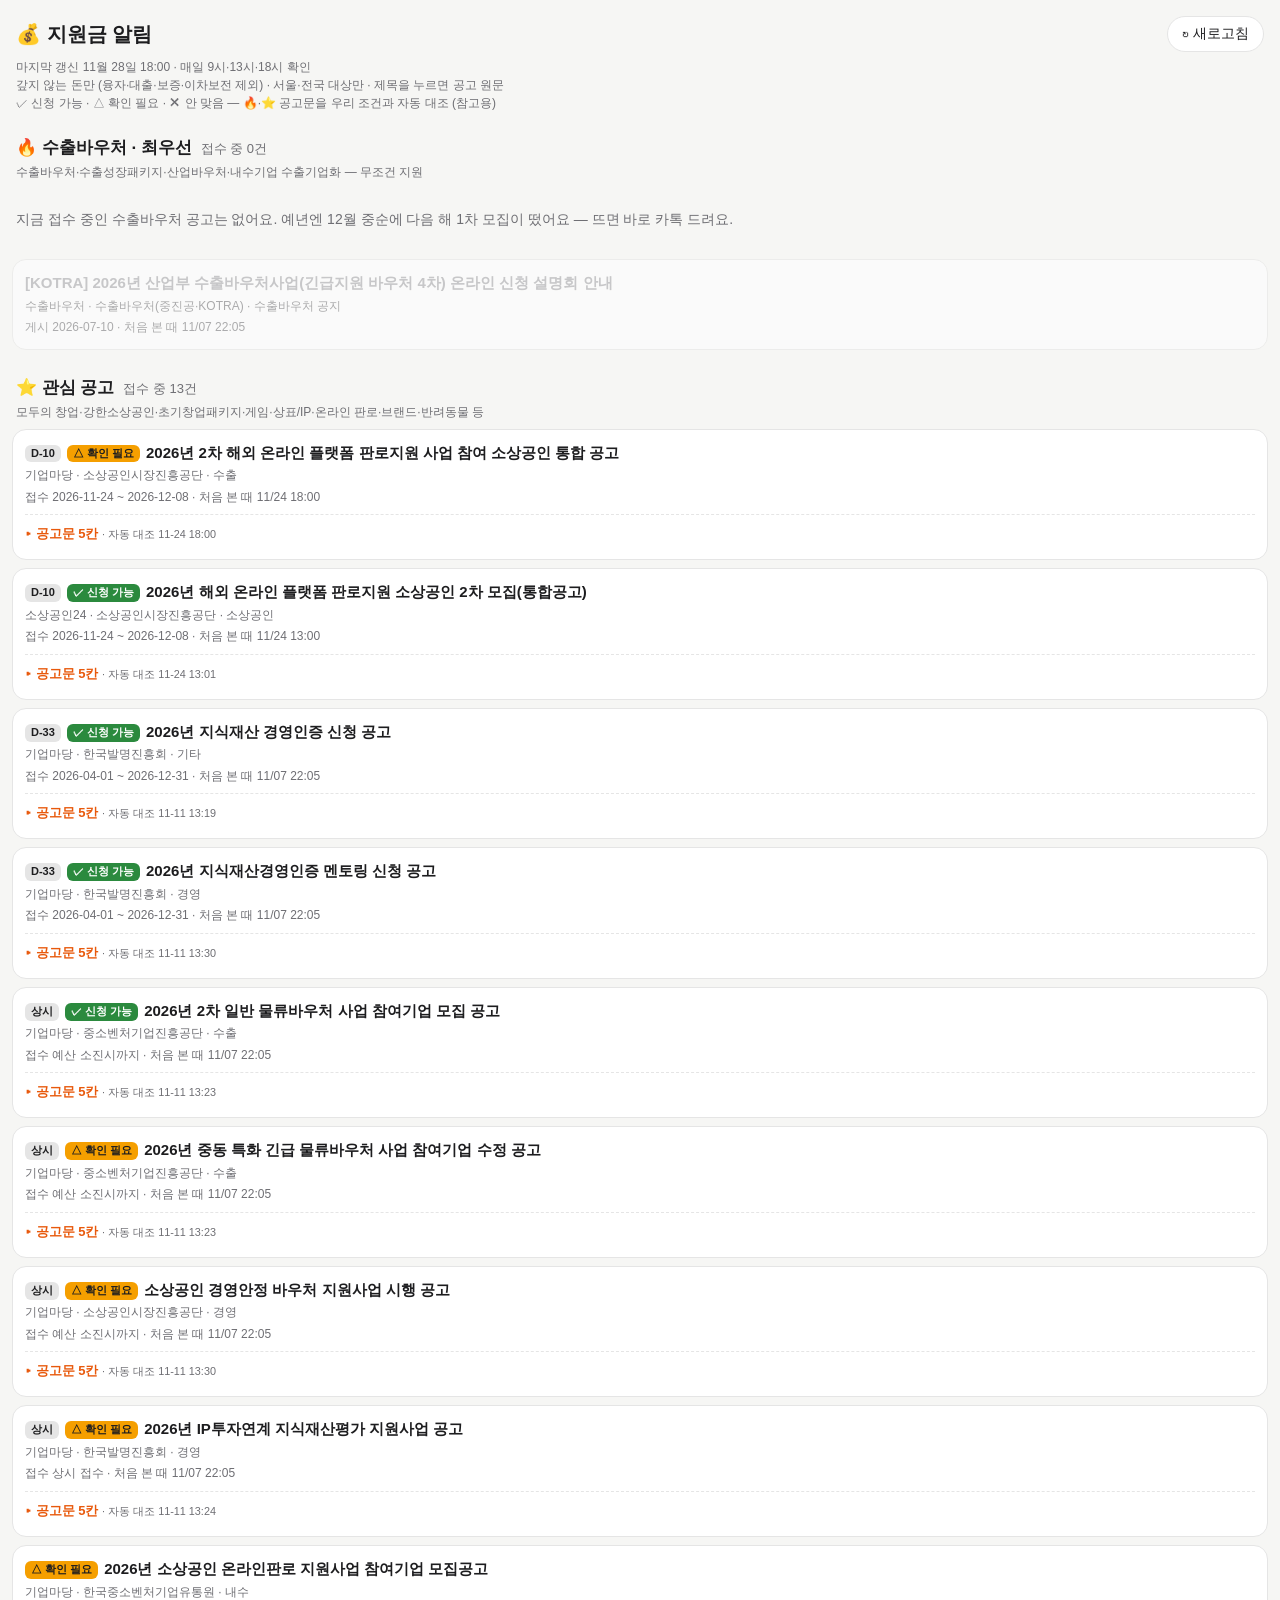
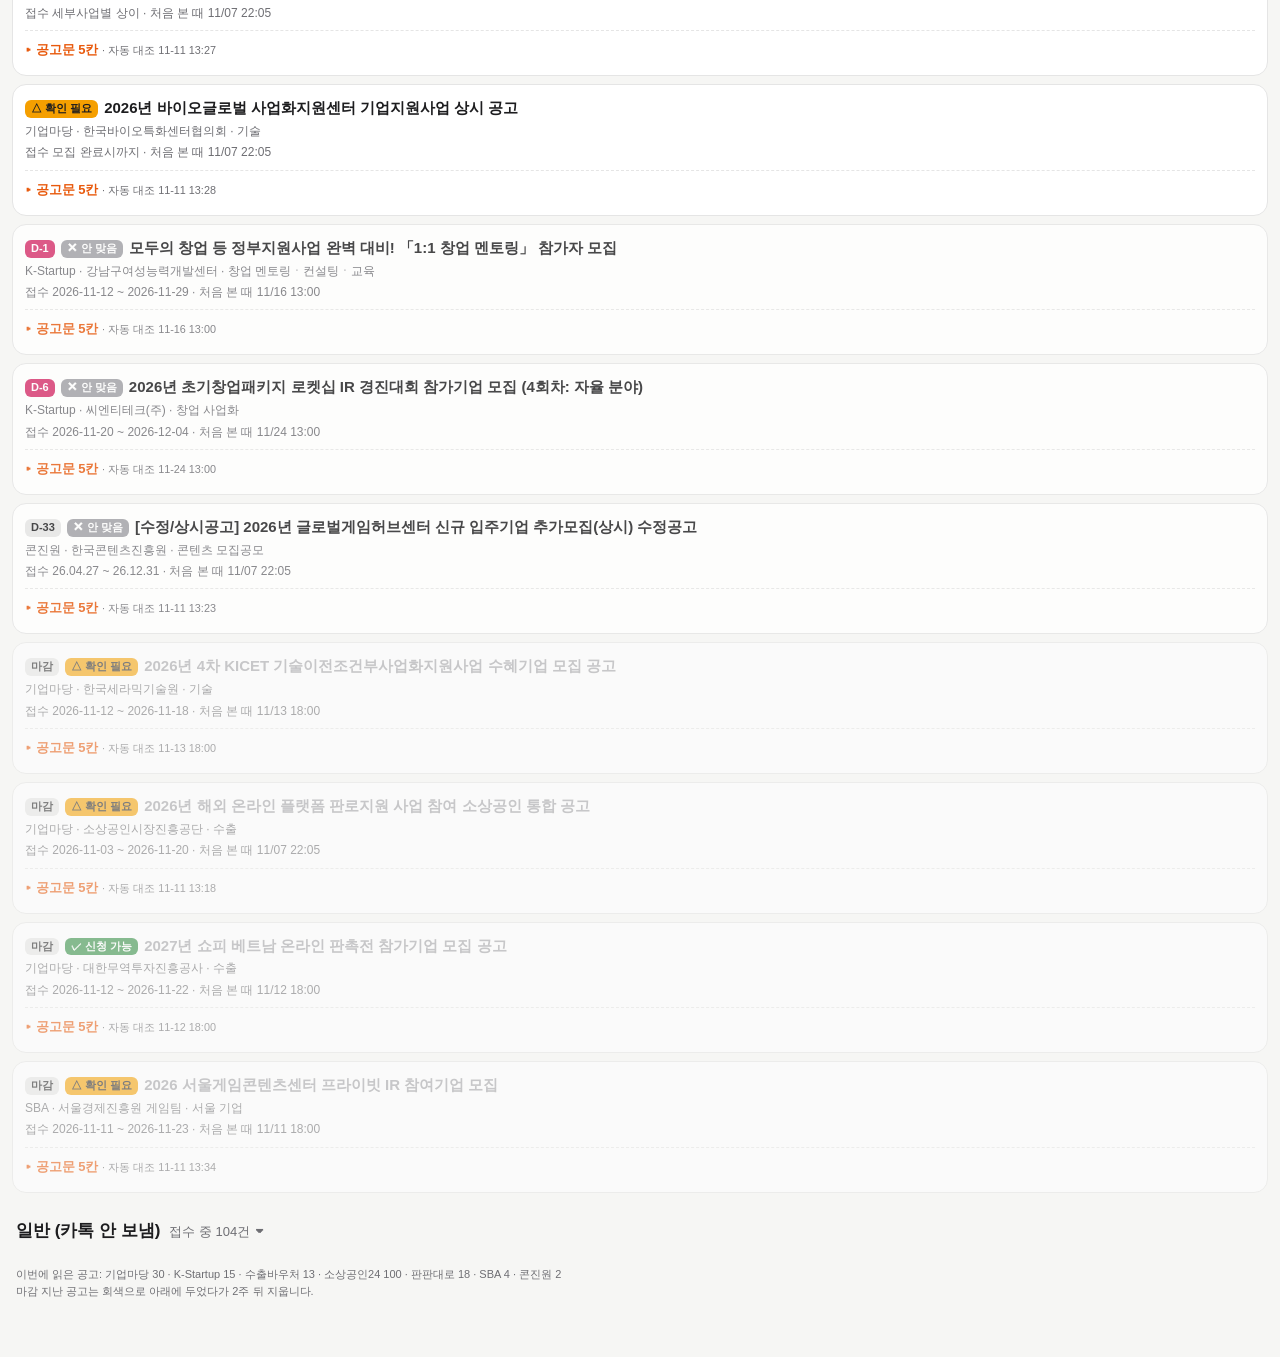
<file: docs/grants.html>
<!doctype html>
<html lang="ko"><head><meta charset="utf-8">
<meta name="viewport" content="width=device-width,initial-scale=1,viewport-fit=cover">
<meta name="robots" content="noindex,nofollow">
<meta name="theme-color" content="#e8590c">
<title>지원금 알림</title>
<style>
:root{--bg:#f6f6f4;--card:#fff;--ink:#1d1d1f;--sub:#6e6e73;--accent:#e8590c;--line:#e5e5e5;--hot:#d6336c;--off:#a1a1a6}
@media (prefers-color-scheme:dark){:root{--bg:#111;--card:#1c1c1e;--ink:#f2f2f2;--sub:#a1a1a6;--line:#2c2c2e;--off:#6e6e73}}
body{margin:0;background:var(--bg);color:var(--ink);font-family:-apple-system,"Apple SD Gothic Neo","Malgun Gothic",sans-serif;padding:env(safe-area-inset-top) 0 40px}
header{padding:16px 16px 4px} .head{display:flex;align-items:center;justify-content:space-between;gap:8px}
h1{margin:0;font-size:20px} .upd{color:var(--sub);font-size:12px;margin-top:6px;line-height:1.5}
.reload{border:1px solid var(--line);background:var(--card);color:var(--ink);border-radius:999px;padding:8px 14px;font-size:14px;font-family:inherit;flex:none}
.sec{padding:6px 12px} h2{font-size:17px;margin:14px 4px 2px;display:inline-block} h2 span{font-size:13px;color:var(--sub);font-weight:500;margin-left:4px}
summary{cursor:pointer;list-style:none} summary::-webkit-details-marker{display:none} summary h2::after{content:" ▾";color:var(--sub)}
.sub{color:var(--sub);font-size:12px;margin:2px 4px 8px;line-height:1.5}
.list{display:flex;flex-direction:column;gap:8px}
.card{display:block;background:var(--card);border:1px solid var(--line);border-radius:14px;padding:12px;color:inherit;text-decoration:none}
.card.off{opacity:.55} .card.off b{color:var(--off)} .card.vno{opacity:.8}
.top{font-size:15px;line-height:1.45} .top b{font-weight:650}
.tl{color:inherit;text-decoration:none} .tl:active b,.tl:hover b{text-decoration:underline}
.vd{display:inline-block;font-size:11px;font-weight:700;border-radius:6px;padding:1px 6px;margin-right:6px;vertical-align:1px;white-space:nowrap}
.vd.ok{background:#2b8a3e;color:#fff} .vd.mid{background:#f59f00;color:#1d1d1f} .vd.no{background:var(--off);color:#fff}
.chk{margin-top:8px;border-top:1px dashed var(--line);padding-top:6px}
.chk summary{font-size:13px;font-weight:600;color:var(--accent);padding:4px 0} .chk summary small{color:var(--sub);font-weight:400}
.chk summary::before{content:"▸ "} .chk[open] summary::before{content:"▾ "}
.why{margin:4px 0 6px;padding-left:18px;font-size:13px;line-height:1.5}
.five{margin:0;font-size:13px;line-height:1.5} .five dt{font-weight:650;margin-top:6px} .five dd{margin:2px 0 0 0;color:var(--ink);word-break:keep-all;overflow-wrap:anywhere}
.src{font-size:11px;color:var(--sub);margin-top:8px;line-height:1.5;overflow-wrap:anywhere}
.new,.dd{display:inline-block;font-size:11px;font-weight:700;border-radius:6px;padding:1px 6px;margin-right:6px;vertical-align:1px}
.new{background:var(--accent);color:#fff} .dd{background:var(--line);color:var(--ink)} .dd.hot{background:var(--hot);color:#fff}
.meta{font-size:12px;color:var(--sub);margin-top:4px;line-height:1.45;word-break:keep-all}
.empty{color:var(--sub);font-size:14px;padding:8px 4px}
.foot{color:var(--sub);font-size:11px;padding:16px;line-height:1.6}
</style></head><body>
<header><div class="head"><h1>💰 지원금 알림</h1>
<button class="reload" onclick="location.replace(location.pathname+'?t='+Date.now())">↻ 새로고침</button></div>
<div class="upd">마지막 갱신 11월 28일 18:00 · 매일 9시·13시·18시 확인<br>갚지 않는 돈만 (융자·대출·보증·이차보전 제외) · 서울·전국 대상만 · 제목을 누르면 공고 원문<br>✓ 신청 가능 · △ 확인 필요 · ✕ 안 맞음 — 🔥·⭐ 공고문을 우리 조건과 자동 대조 (참고용)</div></header>
<section class="sec"><h2>🔥 수출바우처 · 최우선 <span>접수 중 0건</span></h2><div class="sub">수출바우처·수출성장패키지·산업바우처·내수기업 수출기업화 — 무조건 지원</div><div class="list"><p class="empty">지금 접수 중인 수출바우처 공고는 없어요. 예년엔 12월 중순에 다음 해 1차 모집이 떴어요 — 뜨면 바로 카톡 드려요.</p>
<div class="card off">
  <div class="top"><a class="tl" href="https://www.exportvoucher.com/portal/board/boardView?pageNo=1&amp;bbs_id=1&amp;ntt_id=12582" target="_blank" rel="noopener"><b>[KOTRA] 2026년 산업부 수출바우처사업(긴급지원 바우처 4차) 온라인 신청 설명회 안내</b></a></div>
  <div class="meta">수출바우처 · 수출바우처(중진공·KOTRA) · 수출바우처 공지</div>
  <div class="meta">게시 2026-07-10 · 처음 본 때 11/07 22:05</div>
</div></div></section><section class="sec"><h2>⭐ 관심 공고 <span>접수 중 13건</span></h2><div class="sub">모두의 창업·강한소상공인·초기창업패키지·게임·상표/IP·온라인 판로·브랜드·반려동물 등</div><div class="list">
<div class="card">
  <div class="top"><span class="dd">D-10</span><span class="vd mid">△ 확인 필요</span><a class="tl" href="https://www.bizinfo.go.kr/sii/siia/selectSIIA200Detail.do?pblancId=PBLN_000000000128092" target="_blank" rel="noopener"><b>2026년 2차 해외 온라인 플랫폼 판로지원 사업 참여 소상공인 통합 공고</b></a></div>
  <div class="meta">기업마당 · 소상공인시장진흥공단 · 수출</div>
  <div class="meta">접수 2026-11-24 ~ 2026-12-08 · 처음 본 때 11/24 18:00</div><details class="chk"><summary>공고문 5칸 <small>· 자동 대조 11-24 18:00</small></summary><ul class="why"><li>&#x27;해외 수입 제품&#x27; 제외 → 자체브랜드 OEM으로 증명 필요 △</li><li>수출 실적 필요 → 아직 실적 없음 △</li><li>지역 전국 → 해당 ✓</li></ul><dl class="five"><dt>① 신청 자격</dt><dd>정상 영업 중인 소상공인으로, 소상공인 기본법 제2조에 따른 소상공인에 해당하고, 지원 제외 업종·휴업·폐업·세금 체납 등의 요건을 충족하는 자</dd><dt>② 제외 대상</dt><dd>지원 제외 업종(정책자금 융자 제외), 휴업·폐업, 국·지 세금·4대보험료 체납, 해외 수입 제품·대기업 제품, 비영리 영리, 제3자 부당 개입, 기타 공단 지원 제외 사유</dd><dt>③ 지원 내용</dt><dd>총 3개 사업(입점·활용·물류) 지원, 국비 80%, 자부담 20%+부가세. 입점최대 4,500만원, 활용최대 3,500만원, 물류최대 6,000만원(자부담기준)</dd><dt>④ 신청 기간</dt><dd>2026. 11. 24. (화) ~ 2026. 12. 8. (화) 18:00까지</dd><dt>⑤ 제출 서류</dt><dd>중소기업(소상공인) 확인서, 국세·지방세 완납증명서, 사업자등록증명원, 부가가치세과세표준증명, 건강보험료자격득실확인서, 4대보험료 완납증명원 등</dd></dl><div class="src">읽은 자료: 첨부 26년 해외 온라인 플랫폼 판로지원사업 소상공인 2차 통합 모집공고.hwpx · 무료 AI 요약이라 틀릴 수 있어요. 신청 전 원문 확인</div></details>
</div>
<div class="card">
  <div class="top"><span class="dd">D-10</span><span class="vd ok">✓ 신청 가능</span><a class="tl" href="https://www.sbiz24.kr/#/pbanc/864" target="_blank" rel="noopener"><b>2026년 해외 온라인 플랫폼 판로지원 소상공인 2차 모집(통합공고)</b></a></div>
  <div class="meta">소상공인24 · 소상공인시장진흥공단 · 소상공인</div>
  <div class="meta">접수 2026-11-24 ~ 2026-12-08 · 처음 본 때 11/24 13:00</div><details class="chk"><summary>공고문 5칸 <small>· 자동 대조 11-24 13:01</small></summary><ul class="why"><li>지역 전국 → 해당 ✓</li></ul><dl class="five"><dt>① 신청 자격</dt><dd>2026년 해외 온라인 플랫폼 입점·활용·물류지원 사업에 참여할 소상공인</dd><dt>② 제외 대상</dt><dd>공고문에 없음</dd><dt>③ 지원 내용</dt><dd>입점지원·활용지원·물류지원 각각 250·250·100개사 지원, 필수·선택·컨설팅·광고·국제특송 등</dd><dt>④ 신청 기간</dt><dd>2026-11-24 10:00 ~ 2026-12-08 18:00</dd><dt>⑤ 제출 서류</dt><dd>공고문에 없음</dd></dl><div class="src">읽은 자료: 공고 페이지만 · 무료 AI 요약이라 틀릴 수 있어요. 신청 전 원문 확인</div></details>
</div>
<div class="card">
  <div class="top"><span class="dd">D-33</span><span class="vd ok">✓ 신청 가능</span><a class="tl" href="https://www.bizinfo.go.kr/sii/siia/selectSIIA200Detail.do?pblancId=PBLN_000000000120566" target="_blank" rel="noopener"><b>2026년 지식재산 경영인증 신청 공고</b></a></div>
  <div class="meta">기업마당 · 한국발명진흥회 · 기타</div>
  <div class="meta">접수 2026-04-01 ~ 2026-12-31 · 처음 본 때 11/07 22:05</div><details class="chk"><summary>공고문 5칸 <small>· 자동 대조 11-11 13:19</small></summary><ul class="why"><li>개인사업자 신청 가능 ✓</li><li>지역 전국 → 해당 ✓</li></ul><dl class="five"><dt>① 신청 자격</dt><dd>「중소기업기본법」 제2조에 따른 중소기업(자가진단 결과 점수 50점 이상, SMART5 등급 제외 시 45점 이상 기업).</dd><dt>② 제외 대상</dt><dd>공고문에 없음</dd><dt>③ 지원 내용</dt><dd>우선심사 대상 지정, 연차등록료 70% 감면, 평가료 지원, 방송광고 제작비 지원 및 할인지원, 보증한도 확대 등.</dd><dt>④ 신청 기간</dt><dd>2026-04-01 ~ 2026-12-31 (연중 상시, 예산 소진 시 조기 종료)</dd><dt>⑤ 제출 서류</dt><dd>중소기업 확인서, 최근 3년간 재무제표, IP 전담조직/인력 증빙, 산업재산권 출원·보유 증명서류, 4대보험 가입자 명부 등</dd></dl><div class="src">읽은 자료: 첨부 2026년도_지식재산경영인증_신청안내_260401.pdf · 무료 AI 요약이라 틀릴 수 있어요. 신청 전 원문 확인</div></details>
</div>
<div class="card">
  <div class="top"><span class="dd">D-33</span><span class="vd ok">✓ 신청 가능</span><a class="tl" href="https://www.bizinfo.go.kr/sii/siia/selectSIIA200Detail.do?pblancId=PBLN_000000000120562" target="_blank" rel="noopener"><b>2026년 지식재산경영인증 멘토링 신청 공고</b></a></div>
  <div class="meta">기업마당 · 한국발명진흥회 · 경영</div>
  <div class="meta">접수 2026-04-01 ~ 2026-12-31 · 처음 본 때 11/07 22:05</div><details class="chk"><summary>공고문 5칸 <small>· 자동 대조 11-11 13:30</small></summary><ul class="why"><li>지역 전국 → 해당 ✓</li></ul><dl class="five"><dt>① 신청 자격</dt><dd>지식재산 경영 도입 계획이 있거나 어려움을 겪는 기업, 인증 심사 탈락 기업 중 자가진단 실시 기업</dd><dt>② 제외 대상</dt><dd>공고문에 없음</dd><dt>③ 지원 내용</dt><dd>지식재산경영 전문가 파견 컨설팅 무료 지원 (약 2시간)</dd><dt>④ 신청 기간</dt><dd>2026-04-01 ~ 2026-12-31 (연중 상시, 예산 소진 시 마감)</dd><dt>⑤ 제출 서류</dt><dd>공고문에 없음</dd></dl><div class="src">읽은 자료: 첨부 2026년도_지식재산경영인증_멘토링_신청안내_260401.pdf · 무료 AI 요약이라 틀릴 수 있어요. 신청 전 원문 확인</div></details>
</div>
<div class="card">
  <div class="top"><span class="dd">상시</span><span class="vd ok">✓ 신청 가능</span><a class="tl" href="https://www.bizinfo.go.kr/sii/siia/selectSIIA200Detail.do?pblancId=PBLN_000000000122876" target="_blank" rel="noopener"><b>2026년 2차 일반 물류바우처 사업 참여기업 모집 공고</b></a></div>
  <div class="meta">기업마당 · 중소벤처기업진흥공단 · 수출</div>
  <div class="meta">접수 예산 소진시까지 · 처음 본 때 11/07 22:05</div><details class="chk"><summary>공고문 5칸 <small>· 자동 대조 11-11 13:23</small></summary><ul class="why"><li>지역 전국 → 해당 ✓</li></ul><dl class="five"><dt>① 신청 자격</dt><dd>「중소기업기본법」 제2조 및 시행령 제3조에 따른 중소기업</dd><dt>② 제외 대상</dt><dd>휴·폐업, 국세·지방세 체납, 채무불이행자, 보조금법 위반 등 부정행위로 참여제한 중인 기업, 산업부 수출바우처 참여 중인 기업(~&#x27;26.2.1 기준), 최근 2년 중기부 수출바우처 사용률 미흡 기업(70% 미만 등), 특수관계기업, 동일 법인 복수 사업자 동시 신청, 사행산업 등 불건전 업종</dd><dt>③ 지원 내용</dt><dd>기업당 최대 15백만원 이내 지원 (정부지원금 70%, 기업 자부담금 30%)</dd><dt>④ 신청 기간</dt><dd>공고일 ~ 예산 소진 시까지 (회차별 접수)</dd><dt>⑤ 제출 서류</dt><dd>사업신청서(온라인 작성), 신용정보조회 및 정보제공 동의서(온라인 작성), 사업자등록증명원, 국세 및 지방세 완납 증명서, 중소기업확인서</dd></dl><div class="src">읽은 자료: 첨부 2026년도_일반_물류바우처(2차)_사업_참여기업_모집공고.pdf · 무료 AI 요약이라 틀릴 수 있어요. 신청 전 원문 확인</div></details>
</div>
<div class="card">
  <div class="top"><span class="dd">상시</span><span class="vd mid">△ 확인 필요</span><a class="tl" href="https://www.bizinfo.go.kr/sii/siia/selectSIIA200Detail.do?pblancId=PBLN_000000000119692" target="_blank" rel="noopener"><b>2026년 중동 특화 긴급 물류바우처 사업 참여기업 수정 공고</b></a></div>
  <div class="meta">기업마당 · 중소벤처기업진흥공단 · 수출</div>
  <div class="meta">접수 예산 소진시까지 · 처음 본 때 11/07 22:05</div><details class="chk"><summary>공고문 5칸 <small>· 자동 대조 11-11 13:23</small></summary><ul class="why"><li>수출 실적 필요 → 아직 실적 없음 △</li><li>지역 전국 → 해당 ✓</li></ul><dl class="five"><dt>① 신청 자격</dt><dd>신청 제외 대상에 해당되지 않는 중소기업기본법 제2조 및 시행령 제3조에 따른 중소기업 (트랙1: &#x27;26년 2월 이후 중동지역 물류 발송 또는 수출계약 체결 기업 / 트랙2: &#x27;26년 일반 수출바우처 1차 선정기업 중 최근 1년 중동지역 직수출 실적 보유 기업)</dd><dt>② 제외 대상</dt><dd>휴·폐업 중이거나 국세·지방세 체납 중인 기업, 채무불이행자, 보조금법 위반 등 부정행위로 참여제한 중인 기업, 사행산업 등 국민 정서상 지원이 부적절한 업종 영위 기업 등</dd><dt>③ 지원 내용</dt><dd>기업당 최대 15백만원 이내 지원 (정부지원금 70%, 기업 자부담금 30%, 사후정산 방식)</dd><dt>④ 신청 기간</dt><dd>2026년 3월 20일 ~ 예산 소진 시까지 (상시 접수)</dd><dt>⑤ 제출 서류</dt><dd>물류 발송 증빙서류(B/L, AWB 등) 또는 수출계약서, 사업신청서, 신용정보조회 및 정보제공 동의서, 사업자등록증명원, 국세 및 지방세 완납 증명서, 중소기업확인서</dd></dl><div class="src">읽은 자료: 첨부 2026년도_중동_특화_긴급_물류바우처_사업_참여기업_수정공고.pdf · 무료 AI 요약이라 틀릴 수 있어요. 신청 전 원문 확인</div></details>
</div>
<div class="card">
  <div class="top"><span class="dd">상시</span><span class="vd mid">△ 확인 필요</span><a class="tl" href="https://www.bizinfo.go.kr/sii/siia/selectSIIA200Detail.do?pblancId=PBLN_000000000117908" target="_blank" rel="noopener"><b>소상공인 경영안정 바우처 지원사업 시행 공고</b></a></div>
  <div class="meta">기업마당 · 소상공인시장진흥공단 · 경영</div>
  <div class="meta">접수 예산 소진시까지 · 처음 본 때 11/07 22:05</div><details class="chk"><summary>공고문 5칸 <small>· 자동 대조 11-11 13:30</small></summary><ul class="why"><li>매출 조건(연매출 0원 초과 1억 400만원 미만) → 매출 미확정, 확인 △</li><li>개인사업자 신청 가능 ✓</li><li>지역 전국 → 해당 ✓</li></ul><dl class="five"><dt>① 신청 자격</dt><dd>2025년 연매출 0원 초과 1억400만원 미만 영업중인 소상공인(개업일 &#x27;25.12.31 이전), 제외업종 외 전 업종, 1인 1사업체만 신청 가능</dd><dt>② 제외 대상</dt><dd>휴·폐업자, 제외업종(유흥·도박·가상자산 등), 1인 다수사업체 중복신청, 타 사업 중복수혜 시 환수</dd><dt>③ 지원 내용</dt><dd>업체당 25만원 바우처(화재공제 가입 시 차감), 공과금·4대보험·차량연료·화재공제료 사용 가능, 사용기한 &#x27;26.12.31</dd><dt>④ 신청 기간</dt><dd>2026.2.9 09:00 ~ 12.18 18:00(예산소진 시 조기마감), 2.9~10 2부제 운영</dd><dt>⑤ 제출 서류</dt><dd>원칙 제출서류 없음(국세청 정보 활용), 면세사업자는 매출증빙자료(전자세금계산서·현금영수증·카드매출·주업종코드) 제출</dd></dl><div class="src">읽은 자료: 첨부 (붙임)_(중소벤처기업부_공고_제2026-37호)_소상공인_경영안정_바우처_지원사업_시행_공고.pdf · 무료 AI 요약이라 틀릴 수 있어요. 신청 전 원문 확인</div></details>
</div>
<div class="card">
  <div class="top"><span class="dd">상시</span><span class="vd mid">△ 확인 필요</span><a class="tl" href="https://www.bizinfo.go.kr/sii/siia/selectSIIA200Detail.do?pblancId=PBLN_000000000123338" target="_blank" rel="noopener"><b>2026년 IP투자연계 지식재산평가 지원사업 공고</b></a></div>
  <div class="meta">기업마당 · 한국발명진흥회 · 경영</div>
  <div class="meta">접수 상시 접수 · 처음 본 때 11/07 22:05</div><details class="chk"><summary>공고문 5칸 <small>· 자동 대조 11-11 13:24</small></summary><ul class="why"><li>매출 조건(초기 중견기업의 경우 직전연도 매출액 3,00) → 매출 미확정, 확인 △</li><li>개인사업자 신청 가능 ✓</li><li>지역 전국 → 해당 ✓</li></ul><dl class="five"><dt>① 신청 자격</dt><dd>중소기업 및 초기 중견기업(중소기업 졸업 후 3년 이내, 매출 3천억 미만), 공개된 특허/상표권 보유, 투자기관도 신청 가능</dd><dt>② 제외 대상</dt><dd>직전연도 매출 3천억 이상 초기 중견기업 제외, 그 외 별도 제외 대상 명시 없음</dd><dt>③ 지원 내용</dt><dd>평가비용 80% 지원(특허 최대 1,200만원, 상표 최대 1,200만원), 우대조건 충족 시 최대 90% 지원, 초과비용 및 부가세 자부담</dd><dt>④ 신청 기간</dt><dd>연중 수시 접수(예산 소진 시 마감)</dd><dt>⑤ 제출 서류</dt><dd>신청서, 특허/상표등록원부, 사업자등록증, 개인정보동의서, 활용계획서, 평가비용견적서, 위임장(해당시), 중소/중견기업확인서 등</dd></dl><div class="src">읽은 자료: 첨부 2026년_IP투자연계_지식재산평가_지원사업_재공고.pdf · 무료 AI 요약이라 틀릴 수 있어요. 신청 전 원문 확인</div></details>
</div>
<div class="card">
  <div class="top"><span class="vd mid">△ 확인 필요</span><a class="tl" href="https://www.bizinfo.go.kr/sii/siia/selectSIIA200Detail.do?pblancId=PBLN_000000000119739" target="_blank" rel="noopener"><b>2026년 소상공인 온라인판로 지원사업 참여기업 모집공고</b></a></div>
  <div class="meta">기업마당 · 한국중소벤처기업유통원 · 내수</div>
  <div class="meta">접수 세부사업별 상이 · 처음 본 때 11/07 22:05</div><details class="chk"><summary>공고문 5칸 <small>· 자동 대조 11-11 13:27</small></summary><ul class="why"><li>&#x27;해외수입&#x27; 제외 → 자체브랜드 OEM으로 증명 필요 △</li><li>개인사업자 신청 가능 ✓</li><li>지역 전국 → 해당 ✓</li></ul><dl class="five"><dt>① 신청 자격</dt><dd>소상공인기본법상 소상공인(붙임2 정책자금 융자제외 업종 제외)</dd><dt>② 제외 대상</dt><dd>제외업종(정책자금 융자제외), 휴·폐업·부도, 국세·지방세 체납, 보조금법 위반 참여제한, 해외수입·대기업제조 상품(해외OEM 계약서 시 가능)</dd><dt>③ 지원 내용</dt><dd>메뉴판 8개 사업(정부90%·자부담10%+부가세, 최대 600만원), MD상담회(무상), 홈쇼핑입점(정부80%·자부담20%+부가세)</dd><dt>④ 신청 기간</dt><dd>통합신청 3.12~4.1, MD상담회 1차 3.12~5.31·2차 6.1~9.30, 홈쇼핑 4.20~수시</dd><dt>⑤ 제출 서류</dt><dd>사업자등록증명원, 소상공인확인서, 국세·지방세완납증명서, 상품기술서(홈쇼핑), OEM증명서(해외OEM)</dd></dl><div class="src">읽은 자료: 첨부 「2026년 소상공인 온라인판로 지원사업」참여기업 모집공고.hwp · 무료 AI 요약이라 틀릴 수 있어요. 신청 전 원문 확인</div></details>
</div>
<div class="card">
  <div class="top"><span class="vd mid">△ 확인 필요</span><a class="tl" href="https://www.bizinfo.go.kr/sii/siia/selectSIIA200Detail.do?pblancId=PBLN_000000000127513" target="_blank" rel="noopener"><b>2026년 바이오글로벌 사업화지원센터 기업지원사업 상시 공고</b></a></div>
  <div class="meta">기업마당 · 한국바이오특화센터협의회 · 기술</div>
  <div class="meta">접수 모집 완료시까지 · 처음 본 때 11/07 22:05</div><details class="chk"><summary>공고문 5칸 <small>· 자동 대조 11-11 13:28</small></summary><ul class="why"><li>대상 분야 바이오 생체활성제품, 특수의료용도식품 → 우리 업종 맞는지 확인 △</li><li>개인사업자 신청 가능 ✓</li><li>지역 전국 → 해당 ✓</li></ul><dl class="five"><dt>① 신청 자격</dt><dd>바이오 생체활성제품 활용 제품으로 사업화·글로벌 진출 희망 영리기업(국내 개발/국산화 소재, 식품류 제조·판매업 등록, 국내 과세사업장, 대기업집단 제외)</dd><dt>② 제외 대상</dt><dd>허위서류, 중복지원, 목적 부적합, 정부사업 의무불이행, 금융불량/신용불량, 소비·향락·파견·금융·숙박음식업 등 제외 업종 영위 기업</dd><dt>③ 지원 내용</dt><dd>해외마케팅 지원(홍보샘플, 외국어영상/홍보물, 온라인광고, 디지털콘텐츠 등) 건당 3000천원 이내, 총 5건, 자부담 10% 이상 필수</dd><dt>④ 신청 기간</dt><dd>2026-10-26 ~ 모집 완료 시까지 (상시공고)</dd><dt>⑤ 제출 서류</dt><dd>사업계획서, 확약서·동의서류, 기업현황카드, 자부담확약서, 자가진단표, 사업자등록증, 4대보험명부, 재무제표, 신용도평가, 세금완납증명, 제조·판매업등록증, 공급기관견적서, 우대증빙 등</dd></dl><div class="src">읽은 자료: 첨부 2026 바이오글로벌 사업화지원센터 기업지원사업 공고문(상시).pdf, 바이오글로벌 사업화지원센터 소개자료.pdf · 무료 AI 요약이라 틀릴 수 있어요. 신청 전 원문 확인</div></details>
</div>
<div class="card vno">
  <div class="top"><span class="dd hot">D-1</span><span class="vd no">✕ 안 맞음</span><a class="tl" href="https://www.k-startup.go.kr/web/contents/bizpbanc-ongoing.do?schM=view&amp;pbancSn=179797" target="_blank" rel="noopener"><b>모두의 창업 등 정부지원사업 완벽 대비! 「1:1 창업 멘토링」 참가자 모집</b></a></div>
  <div class="meta">K-Startup · 강남구여성능력개발센터 · 창업 멘토링ㆍ컨설팅ㆍ교육</div>
  <div class="meta">접수 2026-11-12 ~ 2026-11-29 · 처음 본 때 11/16 13:00</div><details class="chk"><summary>공고문 5칸 <small>· 자동 대조 11-16 13:00</small></summary><ul class="why"><li>업력 1년 이내 → 1년 1개월 ✕</li><li>만 20~39세 → 해당 ✓</li><li>지역 서울 → 해당 ✓</li></ul><dl class="five"><dt>① 신청 자격</dt><dd>만 20세 이상 ~ 만 39세 이하, 3개월 이내 창업 예정자 또는 6개월 미만 기창업자</dd><dt>② 제외 대상</dt><dd>공고문에 없음</dd><dt>③ 지원 내용</dt><dd>1:1 맞춤형 창업 멘토링 (50분), 전문 멘토 컨설팅, 교육비 5,000원 납부</dd><dt>④ 신청 기간</dt><dd>2026-11-12 ~ 2026-11-29 23:59</dd><dt>⑤ 제출 서류</dt><dd>기창업자: 사업자등록증명원 1부, 사업계획서 1부; 창업예정자: 사업계획서 1부, 창업관련 정부지원사업 선정 증빙 캡쳐본(우대); 공통: 신청서 with 질문 3가지 이상</dd></dl><div class="src">읽은 자료: 공고 페이지만 · 무료 AI 요약이라 틀릴 수 있어요. 신청 전 원문 확인</div></details>
</div>
<div class="card vno">
  <div class="top"><span class="dd hot">D-6</span><span class="vd no">✕ 안 맞음</span><a class="tl" href="https://www.k-startup.go.kr/web/contents/bizpbanc-ongoing.do?schM=view&amp;pbancSn=179841" target="_blank" rel="noopener"><b>2026년 초기창업패키지 로켓십 IR 경진대회 참가기업 모집 (4회차: 자율 분야)</b></a></div>
  <div class="meta">K-Startup · 씨엔티테크(주) · 창업 사업화</div>
  <div class="meta">접수 2026-11-20 ~ 2026-12-04 · 처음 본 때 11/24 13:00</div><details class="chk"><summary>공고문 5칸 <small>· 자동 대조 11-24 13:00</small></summary><ul class="why"><li>법인 전용 → 개인사업자 ✕</li><li>업력 7년 이내 → 1년 1개월 ✓</li><li>지역 전국 → 해당 ✓</li></ul><dl class="five"><dt>① 신청 자격</dt><dd>2023~2026년 초기창업패키지 선정·졸업기업으로, 사업자등록증 및 협약증명서 등 자격증명서 제출 필요</dd><dt>② 제외 대상</dt><dd>중소기업창업지원법 시행령 제4조에 따른 제외 업종(유흥주점업 등), 국세·지방세 체납, 채무불이행자, 금융기관 채무불이행자</dd><dt>③ 지원 내용</dt><dd>IR 경진대회, 투자상담회, 우수기업 데모데이 참여 및 최대 5억 원 직접투자 검토 지원</dd><dt>④ 신청 기간</dt><dd>2026-11-20 00:00 ~ 2026-12-04 18:00</dd><dt>⑤ 제출 서류</dt><dd>참가신청서, 개인정보수집동의서, 참가기업의무사항확인서, 사업계획서(IR Deck), 신청자격증빙서류(협약증명서·사업자등록증·법인등기부등본)</dd></dl><div class="src">읽은 자료: 첨부 [공고문] 2026년 초기창업패키지_로켓십 IR 경진대회(4회차) 참가기업 모집.pdf, [붙임1] 2026년 초기창업패키지_로켓십 IR 경진대회(4회차) 참가신청서.hwp · 무료 AI 요약이라 틀릴 수 있어요. 신청 전 원문 확인</div></details>
</div>
<div class="card vno">
  <div class="top"><span class="dd">D-33</span><span class="vd no">✕ 안 맞음</span><a class="tl" href="https://www.kocca.kr/kocca/pims/view.do?intcNo=326D00034004&amp;menuNo=204104" target="_blank" rel="noopener"><b>[수정/상시공고] 2026년 글로벌게임허브센터 신규 입주기업 추가모집(상시) 수정공고</b></a></div>
  <div class="meta">콘진원 · 한국콘텐츠진흥원 · 콘텐츠 모집공모</div>
  <div class="meta">접수 26.04.27 ~ 26.12.31 · 처음 본 때 11/07 22:05</div><details class="chk"><summary>공고문 5칸 <small>· 자동 대조 11-11 13:23</small></summary><ul class="why"><li>법인 전용 → 개인사업자 ✕</li><li>대상 분야 게임 → 우리 업종 맞는지 확인 △</li><li>상시근로자 1명 이상 → 1인 사업장 △</li></ul><dl class="five"><dt>① 신청 자격</dt><dd>국내 중소 게임 법인 기업(게임 개발 및 관련 기술 보유 기업)</dd><dt>② 제외 대상</dt><dd>공고문 첨부파일 내 각 유형별 모집 공고문 참고(상세 내용은 별도 확인 필요)</dd><dt>③ 지원 내용</dt><dd>임대료 80%, 관리비 50% 지원(임대료 및 관리비 분기별 선납, 보증금은 입주사 부담)</dd><dt>④ 신청 기간</dt><dd>2026-10-12부터 상시모집 ~ 2026-12-31 마감</dd><dt>⑤ 제출 서류</dt><dd>공고문 내 각 유형별 모집 공고문 참고</dd></dl><div class="src">읽은 자료: 공고 페이지만 · 무료 AI 요약이라 틀릴 수 있어요. 신청 전 원문 확인</div></details>
</div>
<div class="card off">
  <div class="top"><span class="dd">마감</span><span class="vd mid">△ 확인 필요</span><a class="tl" href="https://www.bizinfo.go.kr/sii/siia/selectSIIA200Detail.do?pblancId=PBLN_000000000127911" target="_blank" rel="noopener"><b>2026년 4차 KICET 기술이전조건부사업화지원사업 수혜기업 모집 공고</b></a></div>
  <div class="meta">기업마당 · 한국세라믹기술원 · 기술</div>
  <div class="meta">접수 2026-11-12 ~ 2026-11-18 · 처음 본 때 11/13 18:00</div><details class="chk"><summary>공고문 5칸 <small>· 자동 대조 11-13 18:00</small></summary><ul class="why"><li>대상 분야 세라믹 관련 소재·부품·장비 → 우리 업종 맞는지 확인 △</li><li>지역 전국 → 해당 ✓</li></ul><dl class="five"><dt>① 신청 자격</dt><dd>2025년 내 KICET 보유기술을 이전 계약 체결한 세라믹 관련 소재·부품·장비 기업, 기술료 1천만원 이상 납부 완료</dd><dt>② 제외 대상</dt><dd>휴업·폐업, 국세·지방세 체납, 채무불이행, 부채비율 1,000% 이상, 자본전액잠식, KICET 지원 기업, 동일 사업 수혜 기업</dd><dt>③ 지원 내용</dt><dd>기술료 납부액의 50% 이내 지원, 최대 5천만원 (부가세 제외)</dd><dt>④ 신청 기간</dt><dd>2026년 11월 12일(목) ~ 11월 18일(수) 24:00</dd><dt>⑤ 제출 서류</dt><dd>사업신청서, 이전기술개요 및 활용방안, 사업계획서, 개인정보 활용 동의서, 기술이전 조건부 사업화지원 신청 및 성과보고 확약서, 사업자등록증, 4대 사회보험 가입자 명부, 최근 3년 재무제표, 기술이전계약서 사본, (해당시) 수출증빙서류, 공장등록증, 지식재산권·인증관련서류, 제품·기술 홍보자료, 제품고급화 신청 시 매출증빙</dd></dl><div class="src">읽은 자료: 첨부 [공고문] 2026 4차 KICET 기술이전조건부사업화지원사업 공고.hwpx, [붙임] 2026 4차 KICET 기술이전조건부사업화지원사업 신청 양식.hwpx · 무료 AI 요약이라 틀릴 수 있어요. 신청 전 원문 확인</div></details>
</div>
<div class="card off">
  <div class="top"><span class="dd">마감</span><span class="vd mid">△ 확인 필요</span><a class="tl" href="https://www.bizinfo.go.kr/sii/siia/selectSIIA200Detail.do?pblancId=PBLN_000000000127664" target="_blank" rel="noopener"><b>2026년 해외 온라인 플랫폼 판로지원 사업 참여 소상공인 통합 공고</b></a></div>
  <div class="meta">기업마당 · 소상공인시장진흥공단 · 수출</div>
  <div class="meta">접수 2026-11-03 ~ 2026-11-20 · 처음 본 때 11/07 22:05</div><details class="chk"><summary>공고문 5칸 <small>· 자동 대조 11-11 13:18</small></summary><ul class="why"><li>&#x27;해외 수입&#x27; 제외 → 자체브랜드 OEM으로 증명 필요 △</li><li>개인사업자 신청 가능 ✓</li><li>지역 전국 → 해당 ✓</li></ul><dl class="five"><dt>① 신청 자격</dt><dd>신청일 기준 정상 영업 중인 소상공인(소상공인 기본법 제2조). 입점지원은 희망 플랫폼 미입점, 활용지원은 아마존/쇼피/큐텐재팬 기입점, 물류지원은 전년도 수출 물류비 발생 업체 대상.</dd><dt>② 제외 대상</dt><dd>제외 업종(정책자금 융자 제외), 휴·폐업, 국세·지방세·4대보험 체납, 해외 수입·대기업 제품, 제3자 부당 개입, 비영리 법인 등.</dd><dt>③ 지원 내용</dt><dd>입점지원: 국비 최대 450만원(자부담 20%+부가세). 활용지원: 국비 최대 350만원(자부담 20%+부가세). 물류지원: 국비 최대 600만원(자부담 20%+부가세). 공통 자부담 공급가액 20%+부가세 10%.</dd><dt>④ 신청 기간</dt><dd>2026.11.03~11.20 18:00까지 온라인 접수(소상공인24).</dd><dt>⑤ 제출 서류</dt><dd>공통: 신청서, 개인정보동의서, 중소기업확인서, 사업자등록증명원, 부가세과세표준증명, 건강보험자격득실확인서, 국세/지방세/4대보험 완납증명서. 물류: 전년도 해외 물류비 증빙자료 추가.</dd></dl><div class="src">읽은 자료: 첨부 26년 해외 온라인 플랫폼 판로지원사업 소상공인 통합모집공고(최종).pdf · 무료 AI 요약이라 틀릴 수 있어요. 신청 전 원문 확인</div></details>
</div>
<div class="card off">
  <div class="top"><span class="dd">마감</span><span class="vd ok">✓ 신청 가능</span><a class="tl" href="https://www.bizinfo.go.kr/sii/siia/selectSIIA200Detail.do?pblancId=PBLN_000000000127883" target="_blank" rel="noopener"><b>2027년 쇼피 베트남 온라인 판촉전 참가기업 모집 공고</b></a></div>
  <div class="meta">기업마당 · 대한무역투자진흥공사 · 수출</div>
  <div class="meta">접수 2026-11-12 ~ 2026-11-22 · 처음 본 때 11/12 18:00</div><details class="chk"><summary>공고문 5칸 <small>· 자동 대조 11-12 18:00</small></summary><ul class="why"><li>지역 전국 → 해당 ✓</li></ul><dl class="five"><dt>① 신청 자격</dt><dd>베트남 온라인 시장 진출 및 판매 확대를 희망하는 국내 소비재 기업 중, 베트남 쇼피에 입점되어 현재 판매 스토어를 운영 중이고 판촉전 연계 마케팅 및 자료 제출이 가능한 기업</dd><dt>② 제외 대상</dt><dd>공고문에 없음</dd><dt>③ 지원 내용</dt><dd>전용 기획전, 메인 배너 노출 및 플래쉬 세일 등 프로모션 지원</dd><dt>④ 신청 기간</dt><dd>2026.11.12 ~ 2026.11.22</dd><dt>⑤ 제출 서류</dt><dd>공고문 내 첨부파일(온라인판촉전 신청양식) 함께 제출</dd></dl><div class="src">읽은 자료: 첨부 2027년 쇼피 베트남 온라인 판촉전 참가기업 모집 공고.pdf · 무료 AI 요약이라 틀릴 수 있어요. 신청 전 원문 확인</div></details>
</div>
<div class="card off">
  <div class="top"><span class="dd">마감</span><span class="vd mid">△ 확인 필요</span><a class="tl" href="https://www.sba.seoul.kr/Pages/BusinessApply/PostingDetail.aspx?p=1&amp;mid=d264d13f-86dd-f111-b404-d4f5ef4a1e33" target="_blank" rel="noopener"><b>2026 서울게임콘텐츠센터 프라이빗 IR 참여기업 모집</b></a></div>
  <div class="meta">SBA · 서울경제진흥원 게임팀 · 서울 기업</div>
  <div class="meta">접수 2026-11-11 ~ 2026-11-23 · 처음 본 때 11/11 18:00</div><details class="chk"><summary>공고문 5칸 <small>· 자동 대조 11-11 13:34</small></summary><ul class="why"><li>대상 분야 게임개발 → 우리 업종 맞는지 확인 △</li><li>개인사업자 신청 가능 ✓</li><li>지역 서울 → 해당 ✓</li></ul><dl class="five"><dt>① 신청 자격</dt><dd>투자유치를 희망하는 서울 소재 게임개발사. 사업자등록이 완료된 기업만 신청 가능.</dd><dt>② 제외 대상</dt><dd>채무불이행·세금 체납, 게임 전시·시연 불가, 지식재산권·표절 문제, 기관 참여제한 기업 등</dd><dt>③ 지원 내용</dt><dd>IR 컨설팅(전문가 1:1 2회 이상), 프라이빗 IR(투자자 대상 15분 발표), 행사 참여 등 무료 지원.</dd><dt>④ 신청 기간</dt><dd>2026. 11. 11. (수) ~ 11. 23. (월) 15:00까지</dd><dt>⑤ 제출 서류</dt><dd>사업신청서·개인정보 동의서(원본 HWP, 날인 PDF), 게임 영상, 사업자등록증 등 기업 증빙(3개월 이내), 투자유치 계획서(IR 자료), 가점 증빙자료(선택).</dd></dl><div class="src">읽은 자료: 첨부 [공고문]_2026_서울게임콘텐츠센터_프라이빗_IR_참여기업_모집.pdf, [신청서]_2026_서울게임콘텐츠센터_프라이빗_IR_참여기업_모집.hwp · 무료 AI 요약이라 틀릴 수 있어요. 신청 전 원문 확인</div></details>
</div></div></section><details class="sec"><summary><h2>일반 (카톡 안 보냄) <span>접수 중 104건</span></h2></summary><div class="sub">그 밖에 소상공인·창업 대상 서울·전국 공고</div><div class="list">
<div class="card">
  <div class="top"><span class="dd hot">D-1</span><a class="tl" href="https://www.k-startup.go.kr/web/contents/bizpbanc-ongoing.do?schM=view&amp;pbancSn=179877" target="_blank" rel="noopener"><b>2026년 한국외대 창업보육센터 입주기업 모집 공고</b></a></div>
  <div class="meta">K-Startup · 한국외국어대학교연구산학협력단 · 창업 시설ㆍ공간ㆍ보육</div>
  <div class="meta">접수 2026-11-24 ~ 2026-11-29 · 처음 본 때 11/27 13:00</div>
</div>
<div class="card">
  <div class="top"><span class="dd hot">D-1</span><a class="tl" href="https://www.k-startup.go.kr/web/contents/bizpbanc-ongoing.do?schM=view&amp;pbancSn=179514" target="_blank" rel="noopener"><b>취약분야 상시 컨설팅 11월 참가자 모집 공고</b></a></div>
  <div class="meta">K-Startup · 강동구 청년해냄센터 · 창업 멘토링ㆍ컨설팅ㆍ교육</div>
  <div class="meta">접수 2026-10-14 ~ 2026-11-29 · 처음 본 때 11/07 22:05</div>
</div>
<div class="card">
  <div class="top"><span class="dd hot">D-2</span><a class="tl" href="https://www.sbiz24.kr/#/pbanc/866" target="_blank" rel="noopener"><b>테스트 공고</b></a></div>
  <div class="meta">소상공인24 · 소상공인시장진흥공단 · 소상공인</div>
  <div class="meta">접수 2026-11-26 ~ 2026-11-30 · 처음 본 때 11/27 18:00</div>
</div>
<div class="card">
  <div class="top"><span class="dd hot">D-2</span><a class="tl" href="https://www.k-startup.go.kr/web/contents/bizpbanc-ongoing.do?schM=view&amp;pbancSn=179869" target="_blank" rel="noopener"><b>[창업] 창업가를 위한 온라인 마케팅&amp;브랜딩 정복하기</b></a></div>
  <div class="meta">K-Startup · 마포청년창업취업지원센터 나루 · 창업 창업교육</div>
  <div class="meta">접수 2026-11-23 ~ 2026-11-30 · 처음 본 때 11/24 13:00</div>
</div>
<div class="card">
  <div class="top"><span class="dd hot">D-2</span><a class="tl" href="https://www.k-startup.go.kr/web/contents/bizpbanc-ongoing.do?schM=view&amp;pbancSn=179803" target="_blank" rel="noopener"><b>「2026 벤처브릿지 오픈이노베이션」 1회차(AI, 미래 모빌리티) 참가 기업 모집의 건_모집 기한 연장</b></a></div>
  <div class="meta">K-Startup · 알파브라더스 · 창업 멘토링ㆍ컨설팅ㆍ교육</div>
  <div class="meta">접수 2026-11-23 ~ 2026-11-30 · 처음 본 때 11/24 13:00</div>
</div>
<div class="card">
  <div class="top"><span class="dd hot">D-2</span><a class="tl" href="https://www.k-startup.go.kr/web/contents/bizpbanc-ongoing.do?schM=view&amp;pbancSn=179813" target="_blank" rel="noopener"><b>2026년 하반기 서울창업허브 창동 입주기업 모집</b></a></div>
  <div class="meta">K-Startup · (주)오픈놀 · 창업 시설ㆍ공간ㆍ보육</div>
  <div class="meta">접수 2026-11-16 ~ 2026-11-30 · 처음 본 때 11/18 18:00</div>
</div>
<div class="card">
  <div class="top"><span class="dd hot">D-2</span><a class="tl" href="https://www.k-startup.go.kr/web/contents/bizpbanc-ongoing.do?schM=view&amp;pbancSn=179761" target="_blank" rel="noopener"><b>2026년 한라대학교 창업보육센터 11월 신규입주기업 모집 공고</b></a></div>
  <div class="meta">K-Startup · 한라대학교산학협력단 · 창업 시설ㆍ공간ㆍ보육</div>
  <div class="meta">접수 2026-11-09 ~ 2026-11-30 · 처음 본 때 11/10 18:00</div>
</div>
<div class="card">
  <div class="top"><span class="dd hot">D-2</span><a class="tl" href="https://www.bizinfo.go.kr/sii/siia/selectSIIA200Detail.do?pblancId=PBLN_000000000127435" target="_blank" rel="noopener"><b>2026년 창업도시 조성 프로젝트 창업도시 모집 공고</b></a></div>
  <div class="meta">기업마당 · 창업진흥원 · 창업</div>
  <div class="meta">접수 2026-10-23 ~ 2026-11-30 · 처음 본 때 11/07 22:05</div>
</div>
<div class="card">
  <div class="top"><span class="dd hot">D-2</span><a class="tl" href="https://www.k-startup.go.kr/web/contents/bizpbanc-ongoing.do?schM=view&amp;pbancSn=179694" target="_blank" rel="noopener"><b>출연연, 대학 연구소기업 Business Development 프로그램 참여 예비창업자 모집 (11월)</b></a></div>
  <div class="meta">K-Startup · 연구개발특구진흥재단 · 창업 사업화</div>
  <div class="meta">접수 2026-11-04 ~ 2026-11-30 · 처음 본 때 11/07 22:05</div>
</div>
<div class="card">
  <div class="top"><span class="dd hot">D-2</span><a class="tl" href="https://www.k-startup.go.kr/web/contents/bizpbanc-ongoing.do?schM=view&amp;pbancSn=179630" target="_blank" rel="noopener"><b>[은행연합회] 청년 소상공인 컨설팅 지원 사업</b></a></div>
  <div class="meta">K-Startup · 한국생산성본부 · 창업 멘토링ㆍ컨설팅ㆍ교육</div>
  <div class="meta">접수 2026-10-28 ~ 2026-11-30 · 처음 본 때 11/07 22:05</div>
</div>
<div class="card">
  <div class="top"><span class="dd hot">D-2</span><a class="tl" href="https://www.k-startup.go.kr/web/contents/bizpbanc-ongoing.do?schM=view&amp;pbancSn=179417" target="_blank" rel="noopener"><b>2026년 중소기업 수출 부대비용 지원사업</b></a></div>
  <div class="meta">K-Startup · 한국고용정보원 · 창업 판로ㆍ해외진출</div>
  <div class="meta">접수 2026-10-01 ~ 2026-11-30 · 처음 본 때 11/07 22:05</div>
</div>
<div class="card">
  <div class="top"><span class="dd hot">D-2</span><a class="tl" href="https://www.k-startup.go.kr/web/contents/bizpbanc-ongoing.do?schM=view&amp;pbancSn=177864" target="_blank" rel="noopener"><b>[방송미디어통신위원회, 한국인터넷진흥원]2026 위치정보 맞춤형 컨설팅 참여기업 모집(상시)</b></a></div>
  <div class="meta">K-Startup · 한국인터넷진흥원 · 창업 멘토링ㆍ컨설팅ㆍ교육</div>
  <div class="meta">접수 2026-05-11 ~ 2026-11-30 · 처음 본 때 11/07 22:05</div>
</div>
<div class="card">
  <div class="top"><span class="dd hot">D-2</span><a class="tl" href="https://www.k-startup.go.kr/web/contents/bizpbanc-ongoing.do?schM=view&amp;pbancSn=177563" target="_blank" rel="noopener"><b>2026년 수출 중소·중견기업을 위한 ESG 공급망 컨설팅 지원사업</b></a></div>
  <div class="meta">K-Startup · 이에스지아이(주) · 창업 멘토링ㆍ컨설팅ㆍ교육</div>
  <div class="meta">접수 2026-05-11 ~ 2026-11-30 · 처음 본 때 11/07 22:05</div>
</div>
<div class="card">
  <div class="top"><span class="dd hot">D-2</span><a class="tl" href="https://www.sbiz24.kr/#/pbanc/593" target="_blank" rel="noopener"><b>2026년 찾아가는 1:1 디지털 교육 소상공인 모집 공고</b></a></div>
  <div class="meta">소상공인24 · 소상공인시장진흥공단 · 소상공인</div>
  <div class="meta">접수 2026-05-20 ~ 2026-11-30 · 처음 본 때 11/07 22:05</div>
</div>
<div class="card">
  <div class="top"><span class="dd hot">D-2</span><a class="tl" href="https://www.sbiz24.kr/#/pbanc/771" target="_blank" rel="noopener"><b>소상공인시장진흥공단 중소기업기술마켓 인증기술·제품 선정 공고</b></a></div>
  <div class="meta">소상공인24 · 소상공인시장진흥공단 · 소상공인</div>
  <div class="meta">접수 2026-06-09 ~ 2026-11-30 · 처음 본 때 11/07 22:05</div>
</div>
<div class="card">
  <div class="top"><span class="dd hot">D-2</span><a class="tl" href="https://www.sbiz24.kr/#/pbanc/566" target="_blank" rel="noopener"><b>[심화교육] 2026년 희망리턴패키지 특화취업 심화교육 모집 공고</b></a></div>
  <div class="meta">소상공인24 · 소상공인시장진흥공단 · 소상공인</div>
  <div class="meta">접수 2026-01-09 ~ 2026-11-30 · 처음 본 때 11/07 22:05</div>
</div>
<div class="card">
  <div class="top"><span class="dd hot">D-3</span><a class="tl" href="https://www.k-startup.go.kr/web/contents/bizpbanc-ongoing.do?schM=view&amp;pbancSn=179899" target="_blank" rel="noopener"><b>[한양대학교] AI 창업 인사이트 특강 참가자 모집(12/2(수) 18:00)</b></a></div>
  <div class="meta">K-Startup · 한양대학교 · 창업 사업화</div>
  <div class="meta">접수 2026-11-26 ~ 2026-12-01 · 처음 본 때 11/27 13:00</div>
</div>
<div class="card">
  <div class="top"><span class="dd hot">D-3</span><a class="tl" href="https://www.k-startup.go.kr/web/contents/bizpbanc-ongoing.do?schM=view&amp;pbancSn=179849" target="_blank" rel="noopener"><b>[ART-AI ACADEMY] AI 숏폼 워크숍</b></a></div>
  <div class="meta">K-Startup · 마포청년창업취업지원센터 나루 · 창업 창업교육</div>
  <div class="meta">접수 2026-11-19 ~ 2026-12-01 · 처음 본 때 11/24 13:00</div>
</div>
<div class="card">
  <div class="top"><span class="dd hot">D-4</span><a class="tl" href="https://www.k-startup.go.kr/web/contents/bizpbanc-ongoing.do?schM=view&amp;pbancSn=179857" target="_blank" rel="noopener"><b>2026년 보건의료 빅데이터 미래포럼</b></a></div>
  <div class="meta">K-Startup · 건강보험심사평가원 · 창업 행사ㆍ네트워크</div>
  <div class="meta">접수 2026-11-20 ~ 2026-12-02 · 처음 본 때 11/27 13:00</div>
</div>
<div class="card">
  <div class="top"><span class="dd hot">D-4</span><a class="tl" href="https://www.k-startup.go.kr/web/contents/bizpbanc-ongoing.do?schM=view&amp;pbancSn=179873" target="_blank" rel="noopener"><b>2026 서울창업허브 공덕 12월 허브아워 - 투자, 유통, 브랜드</b></a></div>
  <div class="meta">K-Startup · 서울경제진흥원 · 창업 시설ㆍ공간ㆍ보육</div>
  <div class="meta">접수 2026-11-23 ~ 2026-12-02 · 처음 본 때 11/25 18:00</div>
</div>
<div class="card">
  <div class="top"><span class="dd hot">D-4</span><a class="tl" href="https://www.k-startup.go.kr/web/contents/bizpbanc-ongoing.do?schM=view&amp;pbancSn=179886" target="_blank" rel="noopener"><b>서울디자인런 2026 - 돈 없이도 줄 세우는 브랜드의 비밀</b></a></div>
  <div class="meta">K-Startup · (주)오픈놀 · 창업 창업교육</div>
  <div class="meta">접수 2026-11-25 ~ 2026-12-02 · 처음 본 때 11/25 18:00</div>
</div>
<div class="card">
  <div class="top"><span class="dd hot">D-4</span><a class="tl" href="https://www.k-startup.go.kr/web/contents/bizpbanc-ongoing.do?schM=view&amp;pbancSn=179874" target="_blank" rel="noopener"><b>「제3회 K-ROBOTICS STARTUP CUP」 GRAND FINAL 참가 신청(~12/3 목)</b></a></div>
  <div class="meta">K-Startup · 주식회사 아이피에스벤처스 · 창업 행사ㆍ네트워크</div>
  <div class="meta">접수 2026-11-24 ~ 2026-12-02 · 처음 본 때 11/25 18:00</div>
</div>
<div class="card">
  <div class="top"><span class="dd hot">D-5</span><a class="tl" href="https://www.k-startup.go.kr/web/contents/bizpbanc-ongoing.do?schM=view&amp;pbancSn=179880" target="_blank" rel="noopener"><b>스담스담 13회차 참석자 모집</b></a></div>
  <div class="meta">K-Startup · (재)경기도경제과학진흥원 · 창업 멘토링ㆍ컨설팅ㆍ교육</div>
  <div class="meta">접수 2026-11-24 ~ 2026-12-03 · 처음 본 때 11/27 13:00</div>
</div>
<div class="card">
  <div class="top"><span class="dd hot">D-5</span><a class="tl" href="https://www.k-startup.go.kr/web/contents/bizpbanc-ongoing.do?schM=view&amp;pbancSn=179879" target="_blank" rel="noopener"><b>한국항공대학교 창업보육센터 신규 입주기업 모집 공고(12월 3일까지)</b></a></div>
  <div class="meta">K-Startup · 한국항공대학교 산학협력단 · 창업 시설ㆍ공간ㆍ보육</div>
  <div class="meta">접수 2026-11-23 ~ 2026-12-03 · 처음 본 때 11/25 18:00</div>
</div>
<div class="card">
  <div class="top"><span class="dd hot">D-5</span><a class="tl" href="https://www.k-startup.go.kr/web/contents/bizpbanc-ongoing.do?schM=view&amp;pbancSn=179840" target="_blank" rel="noopener"><b>2026년 광교 바이오허브 랩 스테이션 참여기업 모집 공고</b></a></div>
  <div class="meta">K-Startup · (재)경기도경제과학진흥원 · 창업 시설ㆍ공간ㆍ보육</div>
  <div class="meta">접수 2026-11-18 ~ 2026-12-03 · 처음 본 때 11/24 13:00</div>
</div>
<div class="card">
  <div class="top"><span class="dd hot">D-5</span><a class="tl" href="https://www.k-startup.go.kr/web/contents/bizpbanc-ongoing.do?schM=view&amp;pbancSn=179871" target="_blank" rel="noopener"><b>[창업행사] IR 피칭·피치덱 완성, 1:1 피치덱 밀착 멘토링까지 한 번에!!!</b></a></div>
  <div class="meta">K-Startup · 마포청년창업취업지원센터 나루 · 창업 행사ㆍ네트워크</div>
  <div class="meta">접수 2026-11-23 ~ 2026-12-03 · 처음 본 때 11/24 13:00</div>
</div>
<div class="card">
  <div class="top"><span class="dd hot">D-5</span><a class="tl" href="https://www.k-startup.go.kr/web/contents/bizpbanc-ongoing.do?schM=view&amp;pbancSn=179756" target="_blank" rel="noopener"><b>VC밋업 : 4인의 심사역과 함께하는 테이블토크</b></a></div>
  <div class="meta">K-Startup · 관악구청 · 창업 행사ㆍ네트워크</div>
  <div class="meta">접수 2026-11-09 ~ 2026-12-03 · 처음 본 때 11/09 18:00</div>
</div>
<div class="card">
  <div class="top"><span class="dd hot">D-5</span><a class="tl" href="https://www.sbiz24.kr/#/pbanc/669" target="_blank" rel="noopener"><b>2026년 소상공인 경영개선교육 교육과정별 교육생 모집(상시)</b></a></div>
  <div class="meta">소상공인24 · 소상공인시장진흥공단 · 소상공인</div>
  <div class="meta">접수 2026-04-10 ~ 2026-12-03 · 처음 본 때 11/07 22:05</div>
</div>
<div class="card">
  <div class="top"><span class="dd hot">D-6</span><a class="tl" href="https://www.k-startup.go.kr/web/contents/bizpbanc-ongoing.do?schM=view&amp;pbancSn=179844" target="_blank" rel="noopener"><b>AMCHAM-SBA K-Beauty Forum 2026 참가기업 모집(무료)</b></a></div>
  <div class="meta">K-Startup · 서울경제진흥원 · 창업 행사ㆍ네트워크</div>
  <div class="meta">접수 2026-11-19 ~ 2026-12-04 · 처음 본 때 11/24 13:00</div>
</div>
<div class="card">
  <div class="top"><span class="dd hot">D-6</span><a class="tl" href="https://www.k-startup.go.kr/web/contents/bizpbanc-ongoing.do?schM=view&amp;pbancSn=179799" target="_blank" rel="noopener"><b>2027년 G-Space 입주기업 발굴·육성사업 입주기업 모집공고</b></a></div>
  <div class="meta">K-Startup · (재)경남창조경제혁신센터 · 창업 시설ㆍ공간ㆍ보육</div>
  <div class="meta">접수 2026-11-09 ~ 2026-12-04 · 처음 본 때 11/16 13:00</div>
</div>
<div class="card">
  <div class="top"><span class="dd">D-8</span><a class="tl" href="https://www.k-startup.go.kr/web/contents/bizpbanc-ongoing.do?schM=view&amp;pbancSn=179852" target="_blank" rel="noopener"><b>2026년 12월 KICXUP 서울 입주기업 모집공고</b></a></div>
  <div class="meta">K-Startup · 씨엔티테크(주) · 창업 시설ㆍ공간ㆍ보육</div>
  <div class="meta">접수 2026-11-20 ~ 2026-12-06 · 처음 본 때 11/24 13:00</div>
</div>
<div class="card">
  <div class="top"><span class="dd">D-8</span><a class="tl" href="https://www.k-startup.go.kr/web/contents/bizpbanc-ongoing.do?schM=view&amp;pbancSn=179851" target="_blank" rel="noopener"><b>[강동구 청년해냄센터] 입주기업 모집</b></a></div>
  <div class="meta">K-Startup · 강동구 청년해냄센터 · 창업 시설ㆍ공간ㆍ보육</div>
  <div class="meta">접수 2026-11-20 ~ 2026-12-06 · 처음 본 때 11/24 13:00</div>
</div>
<div class="card">
  <div class="top"><span class="dd">D-9</span><a class="tl" href="https://www.k-startup.go.kr/web/contents/bizpbanc-ongoing.do?schM=view&amp;pbancSn=179914" target="_blank" rel="noopener"><b>스타트업 찾아가는 법률상담회 in ComeUp 2026 참여기업 모집</b></a></div>
  <div class="meta">K-Startup · 창업진흥원 · 창업 멘토링ㆍ컨설팅ㆍ교육</div>
  <div class="meta">접수 2026-11-27 ~ 2026-12-07 · 처음 본 때 11/27 18:00</div>
</div>
<div class="card">
  <div class="top"><span class="dd">D-9</span><a class="tl" href="https://www.k-startup.go.kr/web/contents/bizpbanc-ongoing.do?schM=view&amp;pbancSn=179365" target="_blank" rel="noopener"><b>예비창업가 및 기업 담당자를 위한 기술금융과 기술가치평가 입문과정</b></a></div>
  <div class="meta">K-Startup · 삼일피더블유씨아카데미 · 창업 멘토링ㆍ컨설팅ㆍ교육</div>
  <div class="meta">접수 2026-09-29 ~ 2026-12-07 · 처음 본 때 11/07 22:05</div>
</div>
<div class="card">
  <div class="top"><span class="dd">D-9</span><a class="tl" href="https://www.sbiz24.kr/#/pbanc/736" target="_blank" rel="noopener"><b>「2026년 소상공인 디지털 특성화대학」 소상공인 모집안내</b></a></div>
  <div class="meta">소상공인24 · 소상공인시장진흥공단 · 소상공인</div>
  <div class="meta">접수 2026-06-15 ~ 2026-12-07 · 처음 본 때 11/07 22:05</div>
</div>
<div class="card">
  <div class="top"><span class="dd">D-10</span><a class="tl" href="https://www.k-startup.go.kr/web/contents/bizpbanc-ongoing.do?schM=view&amp;pbancSn=179819" target="_blank" rel="noopener"><b>2026년 5차 국립공주대학교 창업보육센터 입주기업 모집 2차 연장공고</b></a></div>
  <div class="meta">K-Startup · 국립공주대학교 산학협력단 · 창업 시설ㆍ공간ㆍ보육</div>
  <div class="meta">접수 2026-11-17 ~ 2026-12-08 · 처음 본 때 11/18 18:00</div>
</div>
<div class="card">
  <div class="top"><span class="dd">D-11</span><a class="tl" href="https://www.k-startup.go.kr/web/contents/bizpbanc-ongoing.do?schM=view&amp;pbancSn=179881" target="_blank" rel="noopener"><b>2026 가죽·패션 소상공인 네트워킹데이 공고</b></a></div>
  <div class="meta">K-Startup · 서울시 강동가죽제조지원센터 · 창업 시설ㆍ공간ㆍ보육</div>
  <div class="meta">접수 2026-11-19 ~ 2026-12-09 · 처음 본 때 11/25 18:00</div>
</div>
<div class="card">
  <div class="top"><span class="dd">D-12</span><a class="tl" href="https://fanfandaero.kr/portal/v2/preSprtBizPbancDetail.do?sprtBizCd=202603041300" target="_blank" rel="noopener"><b>2026 소상공인 온라인 홍보 지원사업</b></a></div>
  <div class="meta">판판대로 · 판판대로(중소벤처기업유통원) · 소상공인 홍보∙마케팅</div>
  <div class="meta">접수 2026-11-26 ~ 2026-12-10 · 처음 본 때 11/26 18:00</div>
</div>
<div class="card">
  <div class="top"><span class="dd">D-12</span><a class="tl" href="https://www.k-startup.go.kr/web/contents/bizpbanc-ongoing.do?schM=view&amp;pbancSn=179827" target="_blank" rel="noopener"><b>2026 DDM Startup Home Coming (우리의 성장이 만드는 변화)</b></a></div>
  <div class="meta">K-Startup · 광운대학교산학협력단 · 창업 멘토링ㆍ컨설팅ㆍ교육</div>
  <div class="meta">접수 2026-11-17 ~ 2026-12-10 · 처음 본 때 11/18 18:00</div>
</div>
<div class="card">
  <div class="top"><span class="dd">D-12</span><a class="tl" href="https://www.k-startup.go.kr/web/contents/bizpbanc-ongoing.do?schM=view&amp;pbancSn=179814" target="_blank" rel="noopener"><b>2027년 상반기 「IBK창공(創工) 서울대캠프」 모집 공고</b></a></div>
  <div class="meta">K-Startup · 씨엔티테크(주) · 창업 멘토링ㆍ컨설팅ㆍ교육</div>
  <div class="meta">접수 2026-11-16 ~ 2026-12-10 · 처음 본 때 11/16 18:00</div>
</div>
<div class="card">
  <div class="top"><span class="dd">D-12</span><a class="tl" href="https://www.bizinfo.go.kr/sii/siia/selectSIIA200Detail.do?pblancId=PBLN_000000000127906" target="_blank" rel="noopener"><b>2027년 농촌창업 경진대회 참여자 모집 공고</b></a></div>
  <div class="meta">기업마당 · 한국농어촌공사 · 창업</div>
  <div class="meta">접수 2026-11-13 ~ 2026-12-10 · 처음 본 때 11/13 18:00</div>
</div>
<div class="card">
  <div class="top"><span class="dd">D-12</span><a class="tl" href="https://www.sbiz24.kr/#/pbanc/564" target="_blank" rel="noopener"><b>[기초교육] 2026년 희망리턴패키지 특화취업 기초교육 모집 수정 공고</b></a></div>
  <div class="meta">소상공인24 · 소상공인시장진흥공단 · 소상공인</div>
  <div class="meta">접수 2026-01-09 ~ 2026-12-10 · 처음 본 때 11/07 22:05</div>
</div>
<div class="card">
  <div class="top"><span class="dd">D-13</span><a class="tl" href="https://www.k-startup.go.kr/web/contents/bizpbanc-ongoing.do?schM=view&amp;pbancSn=179896" target="_blank" rel="noopener"><b>2027년 양천공공오(공공형 공유오피스) 입주기업 모집 공고</b></a></div>
  <div class="meta">K-Startup · 서울특별시 양천구청 · 창업 시설ㆍ공간ㆍ보육</div>
  <div class="meta">접수 2026-11-26 ~ 2026-12-11 · 처음 본 때 11/27 13:00</div>
</div>
<div class="card">
  <div class="top"><span class="dd">D-13</span><a class="tl" href="https://www.k-startup.go.kr/web/contents/bizpbanc-ongoing.do?schM=view&amp;pbancSn=179878" target="_blank" rel="noopener"><b>2026년 서울창업센터 관악 하반기 입주기업 모집</b></a></div>
  <div class="meta">K-Startup · 서울창조경제혁신센터 · 창업 시설ㆍ공간ㆍ보육</div>
  <div class="meta">접수 2026-11-26 ~ 2026-12-11 · 처음 본 때 11/26 09:00</div>
</div>
<div class="card">
  <div class="top"><span class="dd">D-13</span><a class="tl" href="https://www.k-startup.go.kr/web/contents/bizpbanc-ongoing.do?schM=view&amp;pbancSn=179875" target="_blank" rel="noopener"><b>2026년 3차 서울 AI 허브 신규 입주기업 모집</b></a></div>
  <div class="meta">K-Startup · 서울대학교산학협력단(서울 AI 허브) · 창업 시설ㆍ공간ㆍ보육</div>
  <div class="meta">접수 2026-11-23 ~ 2026-12-11 · 처음 본 때 11/25 18:00</div>
</div>
<div class="card">
  <div class="top"><span class="dd">D-13</span><a class="tl" href="https://www.sbiz24.kr/#/pbanc/863" target="_blank" rel="noopener"><b>스마트상점 기술보급사업 S/W형 가맹점 자격 확인</b></a></div>
  <div class="meta">소상공인24 · 소상공인시장진흥공단 · 소상공인</div>
  <div class="meta">접수 2026-11-16 ~ 2026-12-11 · 처음 본 때 11/13 18:00</div>
</div>
<div class="card">
  <div class="top"><span class="dd">D-13</span><a class="tl" href="https://www.k-startup.go.kr/web/contents/bizpbanc-ongoing.do?schM=view&amp;pbancSn=178802" target="_blank" rel="noopener"><b>2026 SVC Seoul 멤버십(확장형) 모집공고</b></a></div>
  <div class="meta">K-Startup · 창업진흥원 · 창업 시설ㆍ공간ㆍ보육</div>
  <div class="meta">접수 2026-08-06 ~ 2026-12-11 · 처음 본 때 11/07 22:05</div>
</div>
<div class="card">
  <div class="top"><span class="dd">D-13</span><a class="tl" href="https://www.k-startup.go.kr/web/contents/bizpbanc-ongoing.do?schM=view&amp;pbancSn=178803" target="_blank" rel="noopener"><b>2026 SVC Seoul Membership(Global) Recruitment Announcement</b></a></div>
  <div class="meta">K-Startup · 창업진흥원 · 창업 시설ㆍ공간ㆍ보육</div>
  <div class="meta">접수 2026-08-06 ~ 2026-12-11 · 처음 본 때 11/07 22:05</div>
</div>
<div class="card">
  <div class="top"><span class="dd">D-13</span><a class="tl" href="https://www.sbiz24.kr/#/pbanc/592" target="_blank" rel="noopener"><b>2026년 희망리턴패키지 전직장려수당 2차 신청 모집 공고</b></a></div>
  <div class="meta">소상공인24 · 소상공인시장진흥공단 · 소상공인</div>
  <div class="meta">접수 2026-02-06 ~ 2026-12-11 · 처음 본 때 11/07 22:05</div>
</div>
<div class="card">
  <div class="top"><span class="dd">D-13</span><a class="tl" href="https://www.sbiz24.kr/#/pbanc/591" target="_blank" rel="noopener"><b>2026년 희망리턴패키지 전직장려수당 1차 신청 모집 공고</b></a></div>
  <div class="meta">소상공인24 · 소상공인시장진흥공단 · 소상공인</div>
  <div class="meta">접수 2026-02-06 ~ 2026-12-11 · 처음 본 때 11/07 22:05</div>
</div>
<div class="card">
  <div class="top"><span class="dd">D-13</span><a class="tl" href="https://www.sbiz24.kr/#/pbanc/751" target="_blank" rel="noopener"><b>「2026년 소상공인 AI상생협업교육(1일 과정)」 ‘우리가게 홍보/관리하기 AI과정 with 뤼튼’ 참여 소상공인 모집 공고</b></a></div>
  <div class="meta">소상공인24 · 소상공인시장진흥공단 · 소상공인</div>
  <div class="meta">접수 2026-06-12 ~ 2026-12-11 · 처음 본 때 11/07 22:05</div>
</div>
<div class="card">
  <div class="top"><span class="dd">D-15</span><a class="tl" href="https://www.k-startup.go.kr/web/contents/bizpbanc-ongoing.do?schM=view&amp;pbancSn=179905" target="_blank" rel="noopener"><b>2026년 제2차 공간정보 창업지원센터 입주기업 모집공고</b></a></div>
  <div class="meta">K-Startup · 한국국토정보공사 · 창업 시설ㆍ공간ㆍ보육</div>
  <div class="meta">접수 2026-11-26 ~ 2026-12-13 · 처음 본 때 11/27 13:00</div>
</div>
<div class="card">
  <div class="top"><span class="dd">D-15</span><a class="tl" href="https://www.k-startup.go.kr/web/contents/bizpbanc-ongoing.do?schM=view&amp;pbancSn=179850" target="_blank" rel="noopener"><b>[서울소셜벤처허브] 2027년 서울소셜벤처허브 1차 신규 입주기업 모집</b></a></div>
  <div class="meta">K-Startup · 서울소셜벤처허브 · 창업 시설ㆍ공간ㆍ보육</div>
  <div class="meta">접수 2026-11-20 ~ 2026-12-13 · 처음 본 때 11/27 13:00</div>
</div>
<div class="card">
  <div class="top"><span class="dd">D-15</span><a class="tl" href="https://www.k-startup.go.kr/web/contents/bizpbanc-ongoing.do?schM=view&amp;pbancSn=179824" target="_blank" rel="noopener"><b>2027년 「송파ICT청년창업지원센터」 입주 모집 공고</b></a></div>
  <div class="meta">K-Startup · 서울테크노파크 · 창업 시설ㆍ공간ㆍ보육</div>
  <div class="meta">접수 2026-11-13 ~ 2026-12-13 · 처음 본 때 11/18 18:00</div>
</div>
<div class="card">
  <div class="top"><span class="dd">D-17</span><a class="tl" href="https://www.k-startup.go.kr/web/contents/bizpbanc-ongoing.do?schM=view&amp;pbancSn=177278" target="_blank" rel="noopener"><b>2026년 벤처나라 벤처창업기업제품 등록 지원제도 기관 추천 희망 기업 모집</b></a></div>
  <div class="meta">K-Startup · (주)오픈놀 · 창업 시설ㆍ공간ㆍ보육</div>
  <div class="meta">접수 2026-03-03 ~ 2026-12-15 · 처음 본 때 11/07 22:05</div>
</div>
<div class="card">
  <div class="top"><span class="dd">D-18</span><a class="tl" href="https://www.k-startup.go.kr/web/contents/bizpbanc-ongoing.do?schM=view&amp;pbancSn=179825" target="_blank" rel="noopener"><b>소버린 AX 얼라이언스 참여 스타트업 모집</b></a></div>
  <div class="meta">K-Startup · 서울창조경제혁신센터 · 창업 사업화</div>
  <div class="meta">접수 2026-11-17 ~ 2026-12-16 · 처음 본 때 11/18 18:00</div>
</div>
<div class="card">
  <div class="top"><span class="dd">D-20</span><a class="tl" href="https://www.k-startup.go.kr/web/contents/bizpbanc-ongoing.do?schM=view&amp;pbancSn=179818" target="_blank" rel="noopener"><b>2027년 상반기 KDB NextONE 14기 스타트업 모집</b></a></div>
  <div class="meta">K-Startup · 씨엔티테크(주) · 창업 창업교육</div>
  <div class="meta">접수 2026-11-16 ~ 2026-12-18 · 처음 본 때 11/18 18:00</div>
</div>
<div class="card">
  <div class="top"><span class="dd">D-23</span><a class="tl" href="https://www.k-startup.go.kr/web/contents/bizpbanc-ongoing.do?schM=view&amp;pbancSn=179267" target="_blank" rel="noopener"><b>[무료제공] ICT 규제샌드박스 AI 기반 규제확인 서비스</b></a></div>
  <div class="meta">K-Startup · 정보통신산업진흥원 · 창업 사업화</div>
  <div class="meta">접수 2026-09-15 ~ 2026-12-21 · 처음 본 때 11/07 22:05</div>
</div>
<div class="card">
  <div class="top"><span class="dd">D-29</span><a class="tl" href="https://fanfandaero.kr/portal/v2/preSprtBizPbancDetail.do?sprtBizCd=202616040100" target="_blank" rel="noopener"><b>2026 판판셀러 (온라인쇼핑몰 통합관리시스템)</b></a></div>
  <div class="meta">판판대로 · 판판대로(중소벤처기업유통원) · 소상공인 인프라</div>
  <div class="meta">접수 2026-04-07 ~ 2026-12-27 · 처음 본 때 11/07 22:05</div>
</div>
<div class="card">
  <div class="top"><span class="dd">D-32</span><a class="tl" href="https://www.k-startup.go.kr/web/contents/bizpbanc-ongoing.do?schM=view&amp;pbancSn=178453" target="_blank" rel="noopener"><b>[영산대학교 창업보육센터] 2026년 신규입주기업 모집 공고</b></a></div>
  <div class="meta">K-Startup · 영산대학교산학협력단 · 창업 시설ㆍ공간ㆍ보육</div>
  <div class="meta">접수 2026-07-07 ~ 2026-12-30 · 처음 본 때 11/07 22:05</div>
</div>
<div class="card">
  <div class="top"><span class="dd">D-32</span><a class="tl" href="https://www.k-startup.go.kr/web/contents/bizpbanc-ongoing.do?schM=view&amp;pbancSn=171419" target="_blank" rel="noopener"><b>[Startup Korea Special Visa] Announcement on Application for Recommendations for the “Startup Korea Special Visa”</b></a></div>
  <div class="meta">K-Startup · 창업진흥원 · 창업 인력</div>
  <div class="meta">접수 2024-12-03 ~ 2026-12-30 · 처음 본 때 11/07 22:05</div>
</div>
<div class="card">
  <div class="top"><span class="dd">D-33</span><a class="tl" href="https://www.k-startup.go.kr/web/contents/bizpbanc-ongoing.do?schM=view&amp;pbancSn=179853" target="_blank" rel="noopener"><b>[강동구 청년해냄센터] 취약분야 상시 컨설팅 12월 참가자 모집 공고</b></a></div>
  <div class="meta">K-Startup · 강동구 청년해냄센터 · 창업 멘토링ㆍ컨설팅ㆍ교육</div>
  <div class="meta">접수 2026-11-20 ~ 2026-12-31 · 처음 본 때 11/24 13:00</div>
</div>
<div class="card">
  <div class="top"><span class="dd">D-33</span><a class="tl" href="https://fanfandaero.kr/portal/v2/preSprtBizPbancDetail.do?sprtBizCd=202604020000" target="_blank" rel="noopener"><b>동반성장몰(K수출전략품목/시범구매/상생협력 한정)</b></a></div>
  <div class="meta">판판대로 · 판판대로(중소벤처기업유통원) · 소상공인 유통∙판로</div>
  <div class="meta">접수 2026-01-01 ~ 2026-12-31 · 처음 본 때 11/07 22:13</div>
</div>
<div class="card">
  <div class="top"><span class="dd">D-33</span><a class="tl" href="https://www.bizinfo.go.kr/sii/siia/selectSIIA200Detail.do?pblancId=PBLN_000000000125511" target="_blank" rel="noopener"><b>[서울] 종로구 2026년 소상공인 라이브커머스 지원사업 참여자 모집 재공고</b></a></div>
  <div class="meta">기업마당 · 서울특별시 · 내수</div>
  <div class="meta">접수 2026-08-12 ~ 2026-12-31 · 처음 본 때 11/07 22:05</div>
</div>
<div class="card">
  <div class="top"><span class="dd">D-33</span><a class="tl" href="https://www.k-startup.go.kr/web/contents/bizpbanc-ongoing.do?schM=view&amp;pbancSn=179018" target="_blank" rel="noopener"><b>2026년 중동상황 대응 「수출위기 극복 물류지원금」지원사업 모집(지원국가 확대)</b></a></div>
  <div class="meta">K-Startup · 서울경제진흥원 · 창업 판로ㆍ해외진출</div>
  <div class="meta">접수 2026-08-20 ~ 2026-12-31 · 처음 본 때 11/07 22:05</div>
</div>
<div class="card">
  <div class="top"><span class="dd">D-33</span><a class="tl" href="https://www.k-startup.go.kr/web/contents/bizpbanc-ongoing.do?schM=view&amp;pbancSn=178445" target="_blank" rel="noopener"><b>2026년 서울 기후테크 기업 및 예비창업자를 위한 멘토링 지원사업 안내</b></a></div>
  <div class="meta">K-Startup · 국가녹색기술연구소 · 창업 멘토링ㆍ컨설팅ㆍ교육</div>
  <div class="meta">접수 2026-07-07 ~ 2026-12-31 · 처음 본 때 11/07 22:05</div>
</div>
<div class="card">
  <div class="top"><span class="dd">D-33</span><a class="tl" href="https://www.k-startup.go.kr/web/contents/bizpbanc-ongoing.do?schM=view&amp;pbancSn=178214" target="_blank" rel="noopener"><b>한국폴리텍Ⅱ대학 창업보육센터 입주기업 상시 모집</b></a></div>
  <div class="meta">K-Startup · 한국폴리텍2대학 산학협력단 · 창업 시설ㆍ공간ㆍ보육</div>
  <div class="meta">접수 2026-10-20 ~ 2026-12-31 · 처음 본 때 11/07 22:05</div>
</div>
<div class="card">
  <div class="top"><span class="dd">D-33</span><a class="tl" href="https://www.k-startup.go.kr/web/contents/bizpbanc-ongoing.do?schM=view&amp;pbancSn=178113" target="_blank" rel="noopener"><b>서울창업허브 스타트업플러스 플랫폼 온라인 투자밋업 참가안내</b></a></div>
  <div class="meta">K-Startup · 서울경제진흥원 · 창업 사업화</div>
  <div class="meta">접수 2026-06-11 ~ 2026-12-31 · 처음 본 때 11/07 22:05</div>
</div>
<div class="card">
  <div class="top"><span class="dd">D-33</span><a class="tl" href="https://www.k-startup.go.kr/web/contents/bizpbanc-ongoing.do?schM=view&amp;pbancSn=177328" target="_blank" rel="noopener"><b>2026년 스타트업 원스톱 지원센터 참여기업 모집공고</b></a></div>
  <div class="meta">K-Startup · 창업진흥원 · 창업 멘토링ㆍ컨설팅ㆍ교육</div>
  <div class="meta">접수 2026-04-22 ~ 2026-12-31 · 처음 본 때 11/07 22:05</div>
</div>
<div class="card">
  <div class="top"><span class="dd">D-33</span><a class="tl" href="https://www.k-startup.go.kr/web/contents/bizpbanc-ongoing.do?schM=view&amp;pbancSn=177072" target="_blank" rel="noopener"><b>2026년 보건의료빅데이터 창업 인큐베이팅 랩 모집 공고</b></a></div>
  <div class="meta">K-Startup · 건강보험심사평가원 · 창업 멘토링ㆍ컨설팅ㆍ교육</div>
  <div class="meta">접수 2026-04-06 ~ 2026-12-31 · 처음 본 때 11/07 22:05</div>
</div>
<div class="card">
  <div class="top"><span class="dd">D-33</span><a class="tl" href="https://www.k-startup.go.kr/web/contents/bizpbanc-ongoing.do?schM=view&amp;pbancSn=176978" target="_blank" rel="noopener"><b>2026년 『창창 창업 멘토단 운영사업』 참여 창업가 모집(상시멘토링 모집) 공고</b></a></div>
  <div class="meta">K-Startup · (재)창원산업진흥원 · 창업 멘토링ㆍ컨설팅ㆍ교육</div>
  <div class="meta">접수 2026-03-18 ~ 2026-12-31 · 처음 본 때 11/07 22:05</div>
</div>
<div class="card">
  <div class="top"><span class="dd">D-33</span><a class="tl" href="https://www.k-startup.go.kr/web/contents/bizpbanc-ongoing.do?schM=view&amp;pbancSn=176938" target="_blank" rel="noopener"><b>2026년 스타트업 법률지원사업 참여기업 모집공고(수정)</b></a></div>
  <div class="meta">K-Startup · 창업진흥원 · 창업 멘토링ㆍ컨설팅ㆍ교육</div>
  <div class="meta">접수 2026-03-27 ~ 2026-12-31 · 처음 본 때 11/07 22:05</div>
</div>
<div class="card">
  <div class="top"><span class="dd">D-33</span><a class="tl" href="https://www.k-startup.go.kr/web/contents/bizpbanc-ongoing.do?schM=view&amp;pbancSn=176856" target="_blank" rel="noopener"><b>[종로여성인력개발센터] 2026년 청년일자리도약장려금 참여기업 모집 공고</b></a></div>
  <div class="meta">K-Startup · 종로여성인력개발센터 · 창업 인력</div>
  <div class="meta">접수 2026-03-24 ~ 2026-12-31 · 처음 본 때 11/07 22:05</div>
</div>
<div class="card">
  <div class="top"><span class="dd">D-33</span><a class="tl" href="https://www.k-startup.go.kr/web/contents/bizpbanc-ongoing.do?schM=view&amp;pbancSn=176566" target="_blank" rel="noopener"><b>한남대학교 캠퍼스혁신파크 산학연혁신허브 입점기업 모집 공고(A동 교차지원 허용)</b></a></div>
  <div class="meta">K-Startup · 한국토지주택공사 · 창업 시설ㆍ공간ㆍ보육</div>
  <div class="meta">접수 2026-07-13 ~ 2026-12-31 · 처음 본 때 11/07 22:05</div>
</div>
<div class="card">
  <div class="top"><span class="dd">D-33</span><a class="tl" href="https://www.k-startup.go.kr/web/contents/bizpbanc-ongoing.do?schM=view&amp;pbancSn=176442" target="_blank" rel="noopener"><b>2026년 3D프린팅 전문기술 활용지원 사업</b></a></div>
  <div class="meta">K-Startup · 쓰리디프린팅연구조합 · 창업 기술개발(R&amp;D)</div>
  <div class="meta">접수 2026-01-01 ~ 2026-12-31 · 처음 본 때 11/07 22:05</div>
</div>
<div class="card">
  <div class="top"><span class="dd">D-33</span><a class="tl" href="https://www.k-startup.go.kr/web/contents/bizpbanc-ongoing.do?schM=view&amp;pbancSn=176129" target="_blank" rel="noopener"><b>2026년 기업인력애로센터 활용 취업지원 사업 구인기업 및 구직자 모집 공고</b></a></div>
  <div class="meta">K-Startup · 중소벤처기업진흥공단 · 창업 인력</div>
  <div class="meta">접수 2026-01-01 ~ 2026-12-31 · 처음 본 때 11/07 22:05</div>
</div>
<div class="card">
  <div class="top"><span class="dd">D-33</span><a class="tl" href="https://www.k-startup.go.kr/web/contents/bizpbanc-ongoing.do?schM=view&amp;pbancSn=175783" target="_blank" rel="noopener"><b>2026년 중앙부처 및 지자체 창업지원사업 통합공고</b></a></div>
  <div class="meta">K-Startup · 창업진흥원 · 창업 사업화</div>
  <div class="meta">접수 2025-12-19 ~ 2026-12-31 · 처음 본 때 11/07 22:05</div>
</div>
<div class="card">
  <div class="top"><span class="dd">D-33</span><a class="tl" href="https://www.sbiz24.kr/#/pbanc/607" target="_blank" rel="noopener"><b>고용보험 미적용자 출산(유산·사산) 급여 지원 사업 공고</b></a></div>
  <div class="meta">소상공인24 · 소상공인시장진흥공단 · 소상공인</div>
  <div class="meta">접수 2026-01-01 ~ 2026-12-31 · 처음 본 때 11/07 22:05</div>
</div>
<div class="card">
  <div class="top"><span class="dd">D-33</span><a class="tl" href="https://www.sbiz24.kr/#/pbanc/664" target="_blank" rel="noopener"><b>2026년 우리동네 크라우드펀딩 지원사업 소상공인 모집 공고</b></a></div>
  <div class="meta">소상공인24 · 소상공인시장진흥공단 · 소상공인</div>
  <div class="meta">접수 2026-04-01 ~ 2026-12-31 · 처음 본 때 11/07 22:05</div>
</div>
<div class="card">
  <div class="top"><span class="dd">D-33</span><a class="tl" href="https://www.sbiz24.kr/#/pbanc/553" target="_blank" rel="noopener"><b>2026년 중소기업 수출지원사업 통합공고</b></a></div>
  <div class="meta">소상공인24 · 소상공인시장진흥공단 · 소상공인</div>
  <div class="meta">접수 2025-12-01 ~ 2026-12-31 · 처음 본 때 11/07 22:05</div>
</div>
<div class="card">
  <div class="top"><span class="dd">D-33</span><a class="tl" href="https://www.sbiz24.kr/#/pbanc/571" target="_blank" rel="noopener"><b>2026년 K-브랜드 글로벌특화 소공인코워킹스페이스 입주기업 모집 공고</b></a></div>
  <div class="meta">소상공인24 · 소상공인시장진흥공단 · 소상공인</div>
  <div class="meta">접수 2026-01-21 ~ 2026-12-31 · 처음 본 때 11/07 22:05</div>
</div>
<div class="card">
  <div class="top"><span class="dd">D-33</span><a class="tl" href="https://www.sbiz24.kr/#/pbanc/560" target="_blank" rel="noopener"><b>2026년 중소벤처기업부 소상공인 지원사업 통합 공고</b></a></div>
  <div class="meta">소상공인24 · 소상공인시장진흥공단 · 소상공인</div>
  <div class="meta">접수 2025-12-01 ~ 2026-12-31 · 처음 본 때 11/07 22:05</div>
</div>
<div class="card">
  <div class="top"><span class="dd">D-33</span><a class="tl" href="https://fanfandaero.kr/portal/v2/preSprtBizPbancDetail.do?sprtBizCd=202409010000" target="_blank" rel="noopener"><b>조선일보 연계 중소기업 홍보·판매 지원</b></a></div>
  <div class="meta">판판대로 · 판판대로(중소벤처기업유통원) · 소상공인 홍보∙마케팅</div>
  <div class="meta">접수 2026-05-08 ~ 2026-12-31 · 처음 본 때 11/07 22:05</div>
</div>
<div class="card">
  <div class="top"><span class="dd">D-33</span><a class="tl" href="https://fanfandaero.kr/portal/v2/preSprtBizPbancDetail.do?sprtBizCd=202604010000" target="_blank" rel="noopener"><b>동반성장몰</b></a></div>
  <div class="meta">판판대로 · 판판대로(중소벤처기업유통원) · 소상공인 유통∙판로</div>
  <div class="meta">접수 2026-01-05 ~ 2026-12-31 · 처음 본 때 11/07 22:05</div>
</div>
<div class="card">
  <div class="top"><span class="dd">D-33</span><a class="tl" href="https://fanfandaero.kr/portal/v2/preSprtBizPbancDetail.do?sprtBizCd=202608020000" target="_blank" rel="noopener"><b>「지역상생협력관」 지역 상품 발굴 코칭·상담 사업</b></a></div>
  <div class="meta">판판대로 · 판판대로(중소벤처기업유통원) · 소상공인 유통∙판로</div>
  <div class="meta">접수 2026-01-13 ~ 2026-12-31 · 처음 본 때 11/07 22:05</div>
</div>
<div class="card">
  <div class="top"><span class="dd">D-65</span><a class="tl" href="https://www.sbiz24.kr/#/pbanc/649" target="_blank" rel="noopener"><b>수도권 상생 소공인특화지원센터 소공인 모집 공고</b></a></div>
  <div class="meta">소상공인24 · 소상공인시장진흥공단 · 소상공인</div>
  <div class="meta">접수 2026-02-01 ~ 2027-02-01 · 처음 본 때 11/07 22:05</div>
</div>
<div class="card">
  <div class="top"><span class="dd">D-65</span><a class="tl" href="https://www.sbiz24.kr/#/pbanc/621" target="_blank" rel="noopener"><b>서울 문래 기계금속 소공인특화지원센터 소공인 모집 공고</b></a></div>
  <div class="meta">소상공인24 · 소상공인시장진흥공단 · 소상공인</div>
  <div class="meta">접수 2026-02-01 ~ 2027-02-01 · 처음 본 때 11/07 22:05</div>
</div>
<div class="card">
  <div class="top"><span class="dd">D-65</span><a class="tl" href="https://www.sbiz24.kr/#/pbanc/620" target="_blank" rel="noopener"><b>서울 봉익 주얼리 소공인특화지원센터 소공인 모집 공고</b></a></div>
  <div class="meta">소상공인24 · 소상공인시장진흥공단 · 소상공인</div>
  <div class="meta">접수 2026-02-01 ~ 2027-02-01 · 처음 본 때 11/07 22:05</div>
</div>
<div class="card">
  <div class="top"><span class="dd">D-65</span><a class="tl" href="https://www.sbiz24.kr/#/pbanc/619" target="_blank" rel="noopener"><b>서울 광진 의류제조 소공인특화지원센터 소공인 모집 공고</b></a></div>
  <div class="meta">소상공인24 · 소상공인시장진흥공단 · 소상공인</div>
  <div class="meta">접수 2026-02-01 ~ 2027-02-01 · 처음 본 때 11/07 22:05</div>
</div>
<div class="card">
  <div class="top"><span class="dd">D-65</span><a class="tl" href="https://www.sbiz24.kr/#/pbanc/618" target="_blank" rel="noopener"><b>서울 장위 의류봉제 소공인특화지원센터 소공인 모집 공고</b></a></div>
  <div class="meta">소상공인24 · 소상공인시장진흥공단 · 소상공인</div>
  <div class="meta">접수 2026-02-01 ~ 2027-02-01 · 처음 본 때 11/07 22:05</div>
</div>
<div class="card">
  <div class="top"><span class="dd">D-123</span><a class="tl" href="https://fanfandaero.kr/portal/v2/preSprtBizPbancDetail.do?sprtBizCd=202616050500" target="_blank" rel="noopener"><b>&#x27;26년 중소기업제품전용판매장(면세장)</b></a></div>
  <div class="meta">판판대로 · 판판대로(중소벤처기업유통원) · 소상공인 유통∙판로</div>
  <div class="meta">접수 2026-09-01 ~ 2027-03-31 · 처음 본 때 11/07 22:05</div>
</div>
<div class="card">
  <div class="top"><a class="tl" href="https://www.exportvoucher.com/portal/board/boardView?pageNo=1&amp;bbs_id=1&amp;ntt_id=13151" target="_blank" rel="noopener"><b>(KOTRA) 2027년 산업부 산업(패키지)바우처 신규 개편에 따른 전용 메뉴판 서비스 등록 안내</b></a></div>
  <div class="meta">수출바우처 · 수출바우처(중진공·KOTRA) · 수출바우처 공지</div>
  <div class="meta">게시 2026-11-20 · 처음 본 때 11/20 13:00</div>
</div>
<div class="card">
  <div class="top"><a class="tl" href="https://www.exportvoucher.com/portal/board/boardView?pageNo=1&amp;bbs_id=1&amp;ntt_id=13137" target="_blank" rel="noopener"><b>2026년 수출바우처 대국민 아이디어 공모전 최종 수상작 발표</b></a></div>
  <div class="meta">수출바우처 · 수출바우처(중진공·KOTRA) · 수출바우처 공지</div>
  <div class="meta">게시 2026-11-18 · 처음 본 때 11/18 13:00</div>
</div>
<div class="card">
  <div class="top"><a class="tl" href="https://www.exportvoucher.com/portal/board/boardView?pageNo=1&amp;bbs_id=1&amp;ntt_id=13122" target="_blank" rel="noopener"><b>수출바우처사업 부정행위 집중신고기간 운영 안내(26.12.11일까지)</b></a></div>
  <div class="meta">수출바우처 · 수출바우처(중진공·KOTRA) · 수출바우처 공지</div>
  <div class="meta">게시 2026-11-12 · 처음 본 때 11/12 18:00</div>
</div>
<div class="card">
  <div class="top"><span class="dd">상시</span><a class="tl" href="https://www.bizinfo.go.kr/sii/siia/selectSIIA200Detail.do?pblancId=PBLN_000000000127845" target="_blank" rel="noopener"><b>2026년 소상공인 법률ㆍ노무 현장 상담 지원사업 모집 공고</b></a></div>
  <div class="meta">기업마당 · 소상공인연합회 · 경영</div>
  <div class="meta">접수 예산 소진시까지 · 처음 본 때 11/11 18:00</div>
</div>
<div class="card">
  <div class="top"><span class="dd">상시</span><a class="tl" href="https://www.bizinfo.go.kr/sii/siia/selectSIIA200Detail.do?pblancId=PBLN_000000000120117" target="_blank" rel="noopener"><b>2026년 소상공인 투자연계 지원사업 립스(LIPS) 프로그램 소상공인 모집 공고</b></a></div>
  <div class="meta">기업마당 · 소상공인시장진흥공단 · 금융</div>
  <div class="meta">접수 예산 소진시까지 · 처음 본 때 11/07 22:05</div>
</div>
<div class="card">
  <div class="top"><a class="tl" href="https://www.bizinfo.go.kr/sii/siia/selectSIIA200Detail.do?pblancId=PBLN_000000000119754" target="_blank" rel="noopener"><b>2026년 팁스(TIPS) 창업기업 지원계획 수정 공고</b></a></div>
  <div class="meta">기업마당 · 한국엔젤투자협회 · 창업</div>
  <div class="meta">접수 추후 공지 · 처음 본 때 11/07 22:05</div>
</div>
<div class="card">
  <div class="top"><span class="dd">상시</span><a class="tl" href="https://www.bizinfo.go.kr/sii/siia/selectSIIA200Detail.do?pblancId=PBLN_000000000123844" target="_blank" rel="noopener"><b>[서울] 2026년 하반기 중장년 소상공인 디지털 전환지원 사업 모집 공고</b></a></div>
  <div class="meta">기업마당 · 서울신용보증재단 · 경영</div>
  <div class="meta">접수 예산 소진시까지 · 처음 본 때 11/07 22:05</div>
</div>
<div class="card">
  <div class="top"><span class="dd">상시</span><a class="tl" href="https://www.bizinfo.go.kr/sii/siia/selectSIIA200Detail.do?pblancId=PBLN_000000000121182" target="_blank" rel="noopener"><b>2026년 희망리턴패키지 재기사업화(경영개선) 위기 소상공인 진단ㆍ멘토링 지원 모집 공고</b></a></div>
  <div class="meta">기업마당 · 소상공인시장진흥공단 · 경영</div>
  <div class="meta">접수 예산 소진시까지 · 처음 본 때 11/07 22:05</div>
</div>
<div class="card">
  <div class="top"><span class="dd">상시</span><a class="tl" href="https://www.bizinfo.go.kr/sii/siia/selectSIIA200Detail.do?pblancId=PBLN_000000000127466" target="_blank" rel="noopener"><b>2026년 서천 해양 블루바이오 신소재 기반 예비창업자 지원 프로그램 상시 모집 공고</b></a></div>
  <div class="meta">기업마당 · 건양대학교 · 창업</div>
  <div class="meta">접수 상시 접수 · 처음 본 때 11/07 22:05</div>
</div>
<div class="card">
  <div class="top"><span class="dd">상시</span><a class="tl" href="https://www.bizinfo.go.kr/sii/siia/selectSIIA200Detail.do?pblancId=PBLN_000000000126492" target="_blank" rel="noopener"><b>[서울] 서대문구 2026년 청년창업기업 및 사회연대경제기업 수시 전문상담 경영컨설팅 신청 기업 모집 공고</b></a></div>
  <div class="meta">기업마당 · 서울특별시 · 경영</div>
  <div class="meta">접수 예산 소진시까지 · 처음 본 때 11/07 22:05</div>
</div>
<div class="card">
  <div class="top"><span class="dd">상시</span><a class="tl" href="https://www.bizinfo.go.kr/sii/siia/selectSIIA200Detail.do?pblancId=PBLN_000000000124779" target="_blank" rel="noopener"><b>혁신기술 제조창업 기업지원 수혜기업 추가모집 공고(혁신기술 제조창업 공유공장 구축사업)</b></a></div>
  <div class="meta">기업마당 · FITI시험연구원 · 기술</div>
  <div class="meta">접수 상시 접수 · 처음 본 때 11/07 22:05</div>
</div>
<div class="card">
  <div class="top"><a class="tl" href="https://www.exportvoucher.com/portal/board/boardView?pageNo=1&amp;bbs_id=1&amp;ntt_id=13047" target="_blank" rel="noopener"><b>2026년 산업부(KOTRA) 수출바우처 피날레 리워드 안내</b></a></div>
  <div class="meta">수출바우처 · 수출바우처(중진공·KOTRA) · 수출바우처 공지</div>
  <div class="meta">게시 2026-10-23 · 처음 본 때 11/07 22:05</div>
</div>
<div class="card">
  <div class="top"><span class="dd">상시</span><a class="tl" href="https://fanfandaero.kr/portal/v2/preSprtBizPbancDetail.do?sprtBizCd=202603010100" target="_blank" rel="noopener"><b>2026 디지털커머스 전문기관(소담스퀘어 in 당산)</b></a></div>
  <div class="meta">판판대로 · 판판대로(중소벤처기업유통원) · 소상공인 인프라</div>
  <div class="meta">접수 2025-12-31 ~ 예산 소진 시까지 · 처음 본 때 11/07 22:05</div>
</div>
<div class="card off">
  <div class="top"><a class="tl" href="https://www.exportvoucher.com/portal/board/boardView?pageNo=1&amp;bbs_id=1&amp;ntt_id=12943" target="_blank" rel="noopener"><b>[KOTRA] 2026년 수출바우처 대국민 아이디어 공모전</b></a></div>
  <div class="meta">수출바우처 · 수출바우처(중진공·KOTRA) · 수출바우처 공지</div>
  <div class="meta">게시 2026-09-16 · 처음 본 때 11/07 22:05</div>
</div>
<div class="card off">
  <div class="top"><span class="dd">마감</span><a class="tl" href="https://www.k-startup.go.kr/web/contents/bizpbanc-ongoing.do?schM=view&amp;pbancSn=178799" target="_blank" rel="noopener"><b>2026년 삼육대학교 창업보육센터 입주기업 모집 공고</b></a></div>
  <div class="meta">K-Startup · 삼육대학교산학협력단 · 창업 시설ㆍ공간ㆍ보육</div>
  <div class="meta">접수 2026-11-04 ~ 2026-11-15 · 처음 본 때 11/07 22:05</div>
</div>
<div class="card off">
  <div class="top"><span class="dd">마감</span><a class="tl" href="https://www.k-startup.go.kr/web/contents/bizpbanc-ongoing.do?schM=view&amp;pbancSn=179759" target="_blank" rel="noopener"><b>소공인 역량강화 아카데미 5기 공고</b></a></div>
  <div class="meta">K-Startup · 서울시 강동가죽제조지원센터 · 창업 창업교육</div>
  <div class="meta">접수 2026-11-06 ~ 2026-11-16 · 처음 본 때 11/09 18:00</div>
</div>
<div class="card off">
  <div class="top"><span class="dd">마감</span><a class="tl" href="https://www.k-startup.go.kr/web/contents/bizpbanc-ongoing.do?schM=view&amp;pbancSn=179728" target="_blank" rel="noopener"><b>[&quot;Beyond Silicon 2026&quot; 화합물반도체 미래를 여는 길] 개최</b></a></div>
  <div class="meta">K-Startup · 한국나노기술원 · 창업 행사ㆍ네트워크</div>
  <div class="meta">접수 2026-11-05 ~ 2026-11-16 · 처음 본 때 11/07 22:05</div>
</div>
<div class="card off">
  <div class="top"><span class="dd">마감</span><a class="tl" href="https://www.k-startup.go.kr/web/contents/bizpbanc-ongoing.do?schM=view&amp;pbancSn=179642" target="_blank" rel="noopener"><b>[한국국제협력단]「 KOICA IMPACT TOGETHER 2026 」 행사</b></a></div>
  <div class="meta">K-Startup · 한국국제협력단(KOICA) · 창업 행사ㆍ네트워크</div>
  <div class="meta">접수 2026-10-28 ~ 2026-11-16 · 처음 본 때 11/07 22:05</div>
</div>
<div class="card off">
  <div class="top"><span class="dd">마감</span><a class="tl" href="https://www.k-startup.go.kr/web/contents/bizpbanc-ongoing.do?schM=view&amp;pbancSn=179611" target="_blank" rel="noopener"><b>[청년 취창업 특강] 나만의 일을 만들어가는 방법</b></a></div>
  <div class="meta">K-Startup · 관악구청 · 창업 창업교육</div>
  <div class="meta">접수 2026-10-23 ~ 2026-11-16 · 처음 본 때 11/07 22:05</div>
</div>
<div class="card off">
  <div class="top"><span class="dd">마감</span><a class="tl" href="https://www.k-startup.go.kr/web/contents/bizpbanc-ongoing.do?schM=view&amp;pbancSn=179582" target="_blank" rel="noopener"><b>2026년 제4차 관악S밸리 창업 공간 신규 입주기업 모집 공고</b></a></div>
  <div class="meta">K-Startup · 재단법인 관악중소벤처진흥원 · 창업 시설ㆍ공간ㆍ보육</div>
  <div class="meta">접수 2026-10-20 ~ 2026-11-16 · 처음 본 때 11/07 22:05</div>
</div>
<div class="card off">
  <div class="top"><span class="dd">마감</span><a class="tl" href="https://www.k-startup.go.kr/web/contents/bizpbanc-ongoing.do?schM=view&amp;pbancSn=179353" target="_blank" rel="noopener"><b>AI 올라운더(기획,개발,마케팅) 창업가육성과정 8기 모집</b></a></div>
  <div class="meta">K-Startup · 디지플래닛 · 창업 창업교육</div>
  <div class="meta">접수 2026-09-28 ~ 2026-11-16 · 처음 본 때 11/07 22:05</div>
</div>
<div class="card off">
  <div class="top"><span class="dd">마감</span><a class="tl" href="https://www.sbiz24.kr/#/pbanc/856" target="_blank" rel="noopener"><b>2027년도 전통시장육성[문화관광형] 공고(수정)</b></a></div>
  <div class="meta">소상공인24 · 소상공인시장진흥공단 · 소상공인</div>
  <div class="meta">접수 2026-10-20 ~ 2026-11-16 · 처음 본 때 11/07 22:05</div>
</div>
<div class="card off">
  <div class="top"><span class="dd">마감</span><a class="tl" href="https://www.sbiz24.kr/#/pbanc/855" target="_blank" rel="noopener"><b>2027년 1차 전통시장 안전관리패키지 지원사업</b></a></div>
  <div class="meta">소상공인24 · 소상공인시장진흥공단 · 소상공인</div>
  <div class="meta">접수 2026-10-20 ~ 2026-11-16 · 처음 본 때 11/07 22:05</div>
</div>
<div class="card off">
  <div class="top"><span class="dd">마감</span><a class="tl" href="https://www.sbiz24.kr/#/pbanc/854" target="_blank" rel="noopener"><b>2027년도 시장경영지원사업 모집 수정공고</b></a></div>
  <div class="meta">소상공인24 · 소상공인시장진흥공단 · 소상공인</div>
  <div class="meta">접수 2026-10-20 ~ 2026-11-16 · 처음 본 때 11/07 22:05</div>
</div>
<div class="card off">
  <div class="top"><span class="dd">마감</span><a class="tl" href="https://fanfandaero.kr/portal/v2/preSprtBizPbancDetail.do?sprtBizCd=202603011200" target="_blank" rel="noopener"><b>2026년 스마트 플래그십 스토어 (소담상회 with LOTTE ON)</b></a></div>
  <div class="meta">판판대로 · 판판대로(중소벤처기업유통원) · 소상공인 인프라</div>
  <div class="meta">접수 2026-11-02 ~ 2026-11-16 · 처음 본 때 11/07 22:05</div>
</div>
<div class="card off">
  <div class="top"><span class="dd">마감</span><a class="tl" href="https://www.k-startup.go.kr/web/contents/bizpbanc-ongoing.do?schM=view&amp;pbancSn=179769" target="_blank" rel="noopener"><b>스타트업을 위한 B2B 영업 전략 특강</b></a></div>
  <div class="meta">K-Startup · 한국기술교육대학교 산학협력단 · 창업 창업교육</div>
  <div class="meta">접수 2026-11-10 ~ 2026-11-17 · 처음 본 때 11/11 18:00</div>
</div>
<div class="card off">
  <div class="top"><span class="dd">마감</span><a class="tl" href="https://www.k-startup.go.kr/web/contents/bizpbanc-ongoing.do?schM=view&amp;pbancSn=179765" target="_blank" rel="noopener"><b>STARTUP STARRY NIGHT in Seoul 1:1 밋업(투자, O.I.) 참여기업 모집(11월 허브아워)</b></a></div>
  <div class="meta">K-Startup · 서울경제진흥원 · 창업 시설ㆍ공간ㆍ보육</div>
  <div class="meta">접수 2026-11-11 ~ 2026-11-17 · 처음 본 때 11/11 13:00</div>
</div>
<div class="card off">
  <div class="top"><span class="dd">마감</span><a class="tl" href="https://fanfandaero.kr/portal/v2/preSprtBizPbancDetail.do?sprtBizCd=202612100000" target="_blank" rel="noopener"><b>행복한백화점 3층 매장입점(3층/아동)</b></a></div>
  <div class="meta">판판대로 · 판판대로(중소벤처기업유통원) · 소상공인 유통∙판로</div>
  <div class="meta">접수 2026-11-10 ~ 2026-11-17 · 처음 본 때 11/10 18:00</div>
</div>
<div class="card off">
  <div class="top"><span class="dd">마감</span><a class="tl" href="https://www.k-startup.go.kr/web/contents/bizpbanc-ongoing.do?schM=view&amp;pbancSn=179555" target="_blank" rel="noopener"><b>2026 글로벌 진출 - 글로벌 진출과 협력 네트워크 확장 전략</b></a></div>
  <div class="meta">K-Startup · (주)오픈놀 · 창업 시설ㆍ공간ㆍ보육</div>
  <div class="meta">접수 2026-10-19 ~ 2026-11-17 · 처음 본 때 11/07 22:05</div>
</div>
<div class="card off">
  <div class="top"><span class="dd">마감</span><a class="tl" href="https://www.k-startup.go.kr/web/contents/bizpbanc-ongoing.do?schM=view&amp;pbancSn=179741" target="_blank" rel="noopener"><b>2026년도 제4차 북부창업아카데미 및 북부창업멘토링 DAY 참가자 모집(주제 : 2027 정부지원사업 합격을 위한 실전 전략)</b></a></div>
  <div class="meta">K-Startup · 서울시북부여성발전센터 · 창업 멘토링ㆍ컨설팅ㆍ교육</div>
  <div class="meta">접수 2026-11-06 ~ 2026-11-18 · 처음 본 때 11/07 22:05</div>
</div>
<div class="card off">
  <div class="top"><span class="dd">마감</span><a class="tl" href="https://www.k-startup.go.kr/web/contents/bizpbanc-ongoing.do?schM=view&amp;pbancSn=179683" target="_blank" rel="noopener"><b>2026 KOREA LBS Day(~11.17)｜선도기업·투자자·전문가와 만나는 1:1 비즈니스 미팅</b></a></div>
  <div class="meta">K-Startup · 한국능률협회컨설팅 · 창업 행사ㆍ네트워크</div>
  <div class="meta">접수 2026-11-01 ~ 2026-11-18 · 처음 본 때 11/07 22:05</div>
</div>
<div class="card off">
  <div class="top"><span class="dd">마감</span><a class="tl" href="https://www.k-startup.go.kr/web/contents/bizpbanc-ongoing.do?schM=view&amp;pbancSn=179638" target="_blank" rel="noopener"><b>2026 서구토탈창업아카데미 참가자 모집</b></a></div>
  <div class="meta">K-Startup · 온랩 · 창업 창업교육</div>
  <div class="meta">접수 2026-10-27 ~ 2026-11-18 · 처음 본 때 11/07 22:05</div>
</div>
<div class="card off">
  <div class="top"><span class="dd">마감</span><a class="tl" href="https://www.k-startup.go.kr/web/contents/bizpbanc-ongoing.do?schM=view&amp;pbancSn=179562" target="_blank" rel="noopener"><b>2026 서울창업허브 창동 데모데이 참관 신청</b></a></div>
  <div class="meta">K-Startup · (주)오픈놀 · 창업 시설ㆍ공간ㆍ보육</div>
  <div class="meta">접수 2026-10-19 ~ 2026-11-18 · 처음 본 때 11/07 22:05</div>
</div>
<div class="card off">
  <div class="top"><span class="dd">마감</span><a class="tl" href="https://www.k-startup.go.kr/web/contents/bizpbanc-ongoing.do?schM=view&amp;pbancSn=179811" target="_blank" rel="noopener"><b>제79회 단디벤처포럼 [2026 단디벤처 투자로드쇼] 일반참가자 모집</b></a></div>
  <div class="meta">K-Startup · 사단법인 단디벤처포럼 · 창업 사업화</div>
  <div class="meta">접수 2026-11-14 ~ 2026-11-19 · 처음 본 때 11/16 18:00</div>
</div>
<div class="card off">
  <div class="top"><span class="dd">마감</span><a class="tl" href="https://www.k-startup.go.kr/web/contents/bizpbanc-ongoing.do?schM=view&amp;pbancSn=179771" target="_blank" rel="noopener"><b>2026 강남구 미래산업 기반 기업 활성화 지원사업 데모데이 참관</b></a></div>
  <div class="meta">K-Startup · 더인벤션랩 · 창업 행사ㆍ네트워크</div>
  <div class="meta">접수 2026-10-30 ~ 2026-11-19 · 처음 본 때 11/11 18:00</div>
</div>
<div class="card off">
  <div class="top"><span class="dd">마감</span><a class="tl" href="https://www.k-startup.go.kr/web/contents/bizpbanc-ongoing.do?schM=view&amp;pbancSn=179690" target="_blank" rel="noopener"><b>2026년 경희대학교 캠퍼스타운 제6회 데모데이: 刮目相對괄목상대</b></a></div>
  <div class="meta">K-Startup · 경희대학교 창업보육센터(서울) · 창업 행사ㆍ네트워크</div>
  <div class="meta">접수 2026-11-02 ~ 2026-11-19 · 처음 본 때 11/10 18:00</div>
</div>
<div class="card off">
  <div class="top"><span class="dd">마감</span><a class="tl" href="https://www.k-startup.go.kr/web/contents/bizpbanc-ongoing.do?schM=view&amp;pbancSn=179754" target="_blank" rel="noopener"><b>제79회 단디벤처포럼 [2026 단디벤처 투자로드쇼] 1:1 투자상담회·IR 피칭기업 모집</b></a></div>
  <div class="meta">K-Startup · 사단법인 단디벤처포럼 · 창업 사업화</div>
  <div class="meta">접수 2026-11-09 ~ 2026-11-19 · 처음 본 때 11/09 18:00</div>
</div>
<div class="card off">
  <div class="top"><span class="dd">마감</span><a class="tl" href="https://www.k-startup.go.kr/web/contents/bizpbanc-ongoing.do?schM=view&amp;pbancSn=179559" target="_blank" rel="noopener"><b>국민대학교 청년도약 인재양성 부트캠프 참가자 모집(AI 실무교육)</b></a></div>
  <div class="meta">K-Startup · 국민대학교 글로벌창업대학원 · 창업 멘토링ㆍ컨설팅ㆍ교육</div>
  <div class="meta">접수 2026-10-19 ~ 2026-11-19 · 처음 본 때 11/07 22:05</div>
</div>
<div class="card off">
  <div class="top"><span class="dd">마감</span><a class="tl" href="https://www.k-startup.go.kr/web/contents/bizpbanc-ongoing.do?schM=view&amp;pbancSn=179586" target="_blank" rel="noopener"><b>[서초창업스테이션] 서리풀 소상공인 창업 클리닉(11월) - 소상공인 1:1 컨설팅</b></a></div>
  <div class="meta">K-Startup · (주)오픈놀 · 창업 시설ㆍ공간ㆍ보육</div>
  <div class="meta">접수 2026-10-20 ~ 2026-11-19 · 처음 본 때 11/07 22:05</div>
</div>
<div class="card off">
  <div class="top"><span class="dd">마감</span><a class="tl" href="https://www.sbiz24.kr/#/pbanc/752" target="_blank" rel="noopener"><b>「2026년 소상공인 AI상생협업교육(1일 과정)」 ‘상세페이지부터 홍보물까지 AI로 자동생성하는 장사의 신기술 with NC AI’ 참여 소상공인 모집 공고</b></a></div>
  <div class="meta">소상공인24 · 소상공인시장진흥공단 · 소상공인</div>
  <div class="meta">접수 2026-06-12 ~ 2026-11-19 · 처음 본 때 11/07 22:05</div>
</div>
<div class="card off">
  <div class="top"><span class="dd">마감</span><a class="tl" href="https://www.k-startup.go.kr/web/contents/bizpbanc-ongoing.do?schM=view&amp;pbancSn=179812" target="_blank" rel="noopener"><b>BoomUP AI 넥스트 웨이브</b></a></div>
  <div class="meta">K-Startup · 주식회사 더이노베이터스 · 창업 행사ㆍ네트워크</div>
  <div class="meta">접수 2026-11-16 ~ 2026-11-20 · 처음 본 때 11/18 18:00</div>
</div>
<div class="card off">
  <div class="top"><span class="dd">마감</span><a class="tl" href="https://www.k-startup.go.kr/web/contents/bizpbanc-ongoing.do?schM=view&amp;pbancSn=179800" target="_blank" rel="noopener"><b>성동안심상가(소셜벤처 허브센터) 입주기업 모집 공고</b></a></div>
  <div class="meta">K-Startup · 성동구청 · 창업 시설ㆍ공간ㆍ보육</div>
  <div class="meta">접수 2026-11-12 ~ 2026-11-20 · 처음 본 때 11/16 13:00</div>
</div>
<div class="card off">
  <div class="top"><span class="dd">마감</span><a class="tl" href="https://www.k-startup.go.kr/web/contents/bizpbanc-ongoing.do?schM=view&amp;pbancSn=179795" target="_blank" rel="noopener"><b>[창업 디자이너 양성과정] 마포 디자인 크리에이터 스쿨</b></a></div>
  <div class="meta">K-Startup · 마포청년창업취업지원센터 나루 · 창업 창업교육</div>
  <div class="meta">접수 2026-11-11 ~ 2026-11-20 · 처음 본 때 11/12 18:00</div>
</div>
<div class="card off">
  <div class="top"><span class="dd">마감</span><a class="tl" href="https://www.k-startup.go.kr/web/contents/bizpbanc-ongoing.do?schM=view&amp;pbancSn=179776" target="_blank" rel="noopener"><b>호서대학교 서울창업보육센터 신규입주모집 공고</b></a></div>
  <div class="meta">K-Startup · 호서대학교산학협력단 · 창업 시설ㆍ공간ㆍ보육</div>
  <div class="meta">접수 2026-11-12 ~ 2026-11-20 · 처음 본 때 11/12 09:00</div>
</div>
<div class="card off">
  <div class="top"><span class="dd">마감</span><a class="tl" href="https://www.k-startup.go.kr/web/contents/bizpbanc-ongoing.do?schM=view&amp;pbancSn=179745" target="_blank" rel="noopener"><b>임팩트 페스타 2026 참관객 모집</b></a></div>
  <div class="meta">K-Startup · 서울소셜벤처허브 · 창업 행사ㆍ네트워크</div>
  <div class="meta">접수 2026-11-06 ~ 2026-11-20 · 처음 본 때 11/09 13:00</div>
</div>
<div class="card off">
  <div class="top"><span class="dd">마감</span><a class="tl" href="https://www.bizinfo.go.kr/sii/siia/selectSIIA200Detail.do?pblancId=PBLN_000000000127702" target="_blank" rel="noopener"><b>한국수력원자력 원전지역 소상공인 노후점포 친환경개선 지원과제 참여모집 공고</b></a></div>
  <div class="meta">기업마당 · 한국표준협회 · 경영</div>
  <div class="meta">접수 2026-11-04 ~ 2026-11-20 · 처음 본 때 11/07 22:05</div>
</div>
<div class="card off">
  <div class="top"><span class="dd">마감</span><a class="tl" href="https://www.bizinfo.go.kr/sii/siia/selectSIIA200Detail.do?pblancId=PBLN_000000000127618" target="_blank" rel="noopener"><b>2027년 서울시 청년 쿡 푸드테크 센터 참여 스타트업 모집 공고</b></a></div>
  <div class="meta">기업마당 · 청년쿡푸드테크센터 · 창업</div>
  <div class="meta">접수 2026-11-02 ~ 2026-11-20 · 처음 본 때 11/07 22:05</div>
</div>
<div class="card off">
  <div class="top"><span class="dd">마감</span><a class="tl" href="https://www.bizinfo.go.kr/sii/siia/selectSIIA200Detail.do?pblancId=PBLN_000000000127617" target="_blank" rel="noopener"><b>2027년 서울시 청년 쿡 비즈니스 센터 참여 스타트업 모집 공고</b></a></div>
  <div class="meta">기업마당 · 청년쿡비즈니스센터 · 창업</div>
  <div class="meta">접수 2026-11-02 ~ 2026-11-20 · 처음 본 때 11/07 22:05</div>
</div>
<div class="card off">
  <div class="top"><span class="dd">마감</span><a class="tl" href="https://www.k-startup.go.kr/web/contents/bizpbanc-ongoing.do?schM=view&amp;pbancSn=179733" target="_blank" rel="noopener"><b>NEST G밸리 4기 입주기업 모집</b></a></div>
  <div class="meta">K-Startup · 신용보증기금 · 창업 시설ㆍ공간ㆍ보육</div>
  <div class="meta">접수 2026-11-06 ~ 2026-11-20 · 처음 본 때 11/07 22:05</div>
</div>
<div class="card off">
  <div class="top"><span class="dd">마감</span><a class="tl" href="https://www.k-startup.go.kr/web/contents/bizpbanc-ongoing.do?schM=view&amp;pbancSn=179700" target="_blank" rel="noopener"><b>2026 제5차 노원사회적경제지원센터 입주기업 신규 공모</b></a></div>
  <div class="meta">K-Startup · 노원사회적경제연대사회적협동조합 · 창업 시설ㆍ공간ㆍ보육</div>
  <div class="meta">접수 2026-11-02 ~ 2026-11-20 · 처음 본 때 11/07 22:05</div>
</div>
<div class="card off">
  <div class="top"><span class="dd">마감</span><a class="tl" href="https://www.k-startup.go.kr/web/contents/bizpbanc-ongoing.do?schM=view&amp;pbancSn=179687" target="_blank" rel="noopener"><b>2027년 청년 쿡 비즈니스·푸드테크 센터 스타트업 모집 공고</b></a></div>
  <div class="meta">K-Startup · 서울특별시 · 창업 사업화</div>
  <div class="meta">접수 2026-11-02 ~ 2026-11-20 · 처음 본 때 11/07 22:05</div>
</div>
<div class="card off">
  <div class="top"><span class="dd">마감</span><a class="tl" href="https://www.k-startup.go.kr/web/contents/bizpbanc-ongoing.do?schM=view&amp;pbancSn=179661" target="_blank" rel="noopener"><b>2026년 초기창업패키지 SM엔터테인먼트 오픈이노베이션 밋업 CultureTech Challenge</b></a></div>
  <div class="meta">K-Startup · 씨엔티테크(주) · 창업 사업화</div>
  <div class="meta">접수 2026-11-02 ~ 2026-11-20 · 처음 본 때 11/07 22:05</div>
</div>
<div class="card off">
  <div class="top"><span class="dd">마감</span><a class="tl" href="https://fanfandaero.kr/portal/v2/preSprtBizPbancDetail.do?sprtBizCd=202603020200" target="_blank" rel="noopener"><b>2026 소상공인 유통 플랫폼 MD 상담회(2차)</b></a></div>
  <div class="meta">판판대로 · 판판대로(중소벤처기업유통원) · 소상공인 유통∙판로</div>
  <div class="meta">접수 2026-06-01 ~ 2026-11-20 · 처음 본 때 11/07 22:05</div>
</div>
<div class="card off">
  <div class="top"><span class="dd">마감</span><a class="tl" href="https://www.k-startup.go.kr/web/contents/bizpbanc-ongoing.do?schM=view&amp;pbancSn=179709" target="_blank" rel="noopener"><b>한국외국어대학교 창업보육센터 입주기업 모집</b></a></div>
  <div class="meta">K-Startup · 한국외국어대학교연구산학협력단 · 창업 시설ㆍ공간ㆍ보육</div>
  <div class="meta">접수 2026-11-03 ~ 2026-11-22 · 처음 본 때 11/07 22:05</div>
</div>
<div class="card off">
  <div class="top"><span class="dd">마감</span><a class="tl" href="https://www.k-startup.go.kr/web/contents/bizpbanc-ongoing.do?schM=view&amp;pbancSn=179808" target="_blank" rel="noopener"><b>「올해의 K-스타트업 2026」 창업경진대회 왕중왕전 청중평가단 모집</b></a></div>
  <div class="meta">K-Startup · 창업진흥원 · 창업 행사ㆍ네트워크</div>
  <div class="meta">접수 2026-11-16 ~ 2026-11-23 · 처음 본 때 11/16 18:00</div>
</div>
<div class="card off">
  <div class="top"><span class="dd">마감</span><a class="tl" href="https://www.k-startup.go.kr/web/contents/bizpbanc-ongoing.do?schM=view&amp;pbancSn=179785" target="_blank" rel="noopener"><b>2026 펨테크 산업 육성사업 DEMO DAY</b></a></div>
  <div class="meta">K-Startup · 씨엔티테크(주) · 창업 행사ㆍ네트워크</div>
  <div class="meta">접수 2026-11-12 ~ 2026-11-23 · 처음 본 때 11/16 13:00</div>
</div>
<div class="card off">
  <div class="top"><span class="dd">마감</span><a class="tl" href="https://www.k-startup.go.kr/web/contents/bizpbanc-ongoing.do?schM=view&amp;pbancSn=179784" target="_blank" rel="noopener"><b>2026년 서울지식재산센터 IP창업클럽: 스타트업 IP:ON (~11/23까지, 선착순)</b></a></div>
  <div class="meta">K-Startup · 서울경제진흥원 · 창업 행사ㆍ네트워크</div>
  <div class="meta">접수 2026-11-12 ~ 2026-11-23 · 처음 본 때 11/12 18:00</div>
</div>
<div class="card off">
  <div class="top"><span class="dd">마감</span><a class="tl" href="https://www.k-startup.go.kr/web/contents/bizpbanc-ongoing.do?schM=view&amp;pbancSn=179766" target="_blank" rel="noopener"><b>[강동구 청년해냄센터] 2027년 정부 지원 사업 대비 성공 창업 스쿨 참가자 모집 공고</b></a></div>
  <div class="meta">K-Startup · 강동구 청년해냄센터 · 창업 멘토링ㆍ컨설팅ㆍ교육</div>
  <div class="meta">접수 2026-11-09 ~ 2026-11-23 · 처음 본 때 11/10 18:00</div>
</div>
<div class="card off">
  <div class="top"><span class="dd">마감</span><a class="tl" href="https://www.k-startup.go.kr/web/contents/bizpbanc-ongoing.do?schM=view&amp;pbancSn=179751" target="_blank" rel="noopener"><b>[창업] 실패하지 않는 내 매장 자리 찾기</b></a></div>
  <div class="meta">K-Startup · 마포청년창업취업지원센터 나루 · 창업 창업교육</div>
  <div class="meta">접수 2026-11-09 ~ 2026-11-23 · 처음 본 때 11/09 18:00</div>
</div>
<div class="card off">
  <div class="top"><span class="dd">마감</span><a class="tl" href="https://www.k-startup.go.kr/web/contents/bizpbanc-ongoing.do?schM=view&amp;pbancSn=179744" target="_blank" rel="noopener"><b>2027 Global Startup Center Workspace Call for Applications</b></a></div>
  <div class="meta">K-Startup · 창업진흥원 · 창업 시설ㆍ공간ㆍ보육</div>
  <div class="meta">접수 2026-11-09 ~ 2026-11-23 · 처음 본 때 11/09 18:00</div>
</div>
<div class="card off">
  <div class="top"><span class="dd">마감</span><a class="tl" href="https://www.sbiz24.kr/#/pbanc/858" target="_blank" rel="noopener"><b>2026년 소상공인 온오프라인교육 우수사례 모집 공고</b></a></div>
  <div class="meta">소상공인24 · 소상공인시장진흥공단 · 소상공인</div>
  <div class="meta">접수 2026-11-09 ~ 2026-11-23 · 처음 본 때 11/09 18:00</div>
</div>
<div class="card off">
  <div class="top"><span class="dd">마감</span><a class="tl" href="https://www.k-startup.go.kr/web/contents/bizpbanc-ongoing.do?schM=view&amp;pbancSn=179710" target="_blank" rel="noopener"><b>2026년 인공지능산업융합사업단「AI 창업동」 입주기업 모집 공고</b></a></div>
  <div class="meta">K-Startup · 인공지능산업융합사업단 · 창업 시설ㆍ공간ㆍ보육</div>
  <div class="meta">접수 2026-11-03 ~ 2026-11-23 · 처음 본 때 11/07 22:05</div>
</div>
<div class="card off">
  <div class="top"><span class="dd">마감</span><a class="tl" href="https://www.k-startup.go.kr/web/contents/bizpbanc-ongoing.do?schM=view&amp;pbancSn=179793" target="_blank" rel="noopener"><b>[경과원 X 나이스디앤비] 스타트업 공공시장 진출 실전 특강 - 공공입찰부터 기업·기술평가까지 한번에!</b></a></div>
  <div class="meta">K-Startup · (재)경기도경제과학진흥원 · 창업 멘토링ㆍ컨설팅ㆍ교육</div>
  <div class="meta">접수 2026-11-12 ~ 2026-11-24 · 처음 본 때 11/12 18:00</div>
</div>
<div class="card off">
  <div class="top"><span class="dd">마감</span><a class="tl" href="https://www.k-startup.go.kr/web/contents/bizpbanc-ongoing.do?schM=view&amp;pbancSn=179707" target="_blank" rel="noopener"><b>[동대문구 창업지원센터] 11월 메이커스페이스(레이저커터, 3D프린팅) 교육 일정</b></a></div>
  <div class="meta">K-Startup · 서울시립대학교창업보육센터 · 창업 시설ㆍ공간ㆍ보육</div>
  <div class="meta">접수 2026-11-03 ~ 2026-11-24 · 처음 본 때 11/07 22:05</div>
</div>
<div class="card off">
  <div class="top"><span class="dd">마감</span><a class="tl" href="https://www.k-startup.go.kr/web/contents/bizpbanc-ongoing.do?schM=view&amp;pbancSn=179699" target="_blank" rel="noopener"><b>2026년 탄소배출권 실무교육 안내</b></a></div>
  <div class="meta">K-Startup · 국가녹색기술연구소 · 창업 멘토링ㆍ컨설팅ㆍ교육</div>
  <div class="meta">접수 2026-11-02 ~ 2026-11-24 · 처음 본 때 11/07 22:05</div>
</div>
<div class="card off">
  <div class="top"><span class="dd">마감</span><a class="tl" href="https://www.k-startup.go.kr/web/contents/bizpbanc-ongoing.do?schM=view&amp;pbancSn=179787" target="_blank" rel="noopener"><b>2026년 IP거래 네트워크(IP-LINK)(원자력·조선·해양수산) 참가기업 모집</b></a></div>
  <div class="meta">K-Startup · 와이앤아처(주) · 창업 행사ㆍ네트워크</div>
  <div class="meta">접수 2026-11-12 ~ 2026-11-25 · 처음 본 때 11/16 18:00</div>
</div>
<div class="card off">
  <div class="top"><span class="dd">마감</span><a class="tl" href="https://www.k-startup.go.kr/web/contents/bizpbanc-ongoing.do?schM=view&amp;pbancSn=179807" target="_blank" rel="noopener"><b>제4회 판다밋업 : 기후테크 Policy to Business</b></a></div>
  <div class="meta">K-Startup · (재)경기도경제과학진흥원 · 창업 행사ㆍ네트워크</div>
  <div class="meta">접수 2026-11-13 ~ 2026-11-25 · 처음 본 때 11/16 18:00</div>
</div>
<div class="card off">
  <div class="top"><span class="dd">마감</span><a class="tl" href="https://www.k-startup.go.kr/web/contents/bizpbanc-ongoing.do?schM=view&amp;pbancSn=179790" target="_blank" rel="noopener"><b>구로구 청년창업지원센터 일반 창업교육(하반기: 7회차): 사업계획서 작성 요령</b></a></div>
  <div class="meta">K-Startup · 구로구 청년창업지원센터 · 창업 시설ㆍ공간ㆍ보육</div>
  <div class="meta">접수 2026-11-12 ~ 2026-11-25 · 처음 본 때 11/12 18:00</div>
</div>
<div class="card off">
  <div class="top"><span class="dd">마감</span><a class="tl" href="https://www.sbiz24.kr/#/pbanc/750" target="_blank" rel="noopener"><b>「2026년 소상공인 AI상생협업교육(1일 과정)」 ‘오늘 배워 내일 매출나는 소상공인 AI과정 with 캐시노트’참여 소상공인 모집 공고</b></a></div>
  <div class="meta">소상공인24 · 소상공인시장진흥공단 · 소상공인</div>
  <div class="meta">접수 2026-06-12 ~ 2026-11-25 · 처음 본 때 11/07 22:05</div>
</div>
<div class="card off">
  <div class="top"><span class="dd">마감</span><a class="tl" href="https://www.k-startup.go.kr/web/contents/bizpbanc-ongoing.do?schM=view&amp;pbancSn=179802" target="_blank" rel="noopener"><b>[창업행사] KOBIA와 함께하는 마포 청년 창업 재도전(모두의 창업 Re:Boot)</b></a></div>
  <div class="meta">K-Startup · 마포청년창업취업지원센터 나루 · 창업 행사ㆍ네트워크</div>
  <div class="meta">접수 2026-11-12 ~ 2026-11-26 · 처음 본 때 11/16 13:00</div>
</div>
<div class="card off">
  <div class="top"><span class="dd">마감</span><a class="tl" href="https://www.k-startup.go.kr/web/contents/bizpbanc-ongoing.do?schM=view&amp;pbancSn=179775" target="_blank" rel="noopener"><b>2026 여성벤처활성화사업 「여성벤처&amp;스타트업 혁신성장 포럼」참여자 모집</b></a></div>
  <div class="meta">K-Startup · (사)한국여성벤처협회 · 창업 창업교육</div>
  <div class="meta">접수 2026-11-11 ~ 2026-11-26 · 처음 본 때 11/11 18:00</div>
</div>
<div class="card off">
  <div class="top"><span class="dd">마감</span><a class="tl" href="https://www.k-startup.go.kr/web/contents/bizpbanc-ongoing.do?schM=view&amp;pbancSn=179731" target="_blank" rel="noopener"><b>한국공항공사 창업보육센터 입주기업 모집 공고</b></a></div>
  <div class="meta">K-Startup · 한국공항공사 · 창업 시설ㆍ공간ㆍ보육</div>
  <div class="meta">접수 2026-11-09 ~ 2026-11-26 · 처음 본 때 11/09 09:00</div>
</div>
<div class="card off">
  <div class="top"><span class="dd">마감</span><a class="tl" href="https://www.bizinfo.go.kr/sii/siia/selectSIIA200Detail.do?pblancId=PBLN_000000000127598" target="_blank" rel="noopener"><b>[서울] 2026년 키친인큐베이터 개별ㆍ공유주방 25기 및 제조주방 13기 통합모집 공고</b></a></div>
  <div class="meta">기업마당 · 서울경제진흥원 · 창업</div>
  <div class="meta">접수 2026-11-02 ~ 2026-11-26 · 처음 본 때 11/07 22:05</div>
</div>
<div class="card off">
  <div class="top"><span class="dd">마감</span><a class="tl" href="https://www.k-startup.go.kr/web/contents/bizpbanc-ongoing.do?schM=view&amp;pbancSn=179820" target="_blank" rel="noopener"><b>제42회 국제의료기기·병원설비전시회(KIMES 2027) 참가기업 모집 공고</b></a></div>
  <div class="meta">K-Startup · 한국과학기술연구원 · 창업 행사ㆍ네트워크</div>
  <div class="meta">접수 2026-11-13 ~ 2026-11-27 · 처음 본 때 11/24 13:00</div>
</div>
<div class="card off">
  <div class="top"><span class="dd">마감</span><a class="tl" href="https://www.k-startup.go.kr/web/contents/bizpbanc-ongoing.do?schM=view&amp;pbancSn=179868" target="_blank" rel="noopener"><b>[창업] 창업가를 위한 해외 진출 첫 걸음</b></a></div>
  <div class="meta">K-Startup · 마포청년창업취업지원센터 나루 · 창업 창업교육</div>
  <div class="meta">접수 2026-11-23 ~ 2026-11-27 · 처음 본 때 11/24 13:00</div>
</div>
<div class="card off">
  <div class="top"><span class="dd">마감</span><a class="tl" href="https://www.k-startup.go.kr/web/contents/bizpbanc-ongoing.do?schM=view&amp;pbancSn=179835" target="_blank" rel="noopener"><b>예비, 초기 창업자가 반드시 알아야 할 스타트업 마케팅 방법론 - 제11차 DDM 벤처스타트업 아카데미</b></a></div>
  <div class="meta">K-Startup · 광운대학교산학협력단 · 창업 멘토링ㆍ컨설팅ㆍ교육</div>
  <div class="meta">접수 2026-11-18 ~ 2026-11-27 · 처음 본 때 11/18 18:00</div>
</div>
<div class="card off">
  <div class="top"><span class="dd">마감</span><a class="tl" href="https://www.k-startup.go.kr/web/contents/bizpbanc-ongoing.do?schM=view&amp;pbancSn=179662" target="_blank" rel="noopener"><b>한국기술교육대학교 오픈이노베이션 프로그램 참여기업 모집 통합 공고</b></a></div>
  <div class="meta">K-Startup · 한국기술교육대학교 산학협력단 · 창업 사업화</div>
  <div class="meta">접수 2026-10-29 ~ 2026-11-27 · 처음 본 때 11/07 22:05</div>
</div>
<div class="card off">
  <div class="top"><span class="dd">마감</span><a class="tl" href="https://www.k-startup.go.kr/web/contents/bizpbanc-ongoing.do?schM=view&amp;pbancSn=179631" target="_blank" rel="noopener"><b>[무료 AI 역량강화 교육] 생성형 AI 기반 무역 금융 리스크 최적화 과정(선착순 모집)</b></a></div>
  <div class="meta">K-Startup · (주)글로벌창업연구소 · 창업 멘토링ㆍ컨설팅ㆍ교육</div>
  <div class="meta">접수 2026-10-27 ~ 2026-11-27 · 처음 본 때 11/07 22:05</div>
</div></div></details>
<div class="foot">이번에 읽은 공고: 기업마당 30 · K-Startup 15 · 수출바우처 13 · 소상공인24 100 · 판판대로 18 · SBA 4 · 콘진원 2<br>마감 지난 공고는 회색으로 아래에 두었다가 2주 뒤 지웁니다.</div>
<script>
var loadedAt = Date.now();
document.addEventListener('visibilitychange', function () {
  if (document.visibilityState === 'visible' && Date.now() - loadedAt > 30 * 60 * 1000) location.replace(location.pathname + '?t=' + Date.now());
});
</script>
</body></html>
</file>
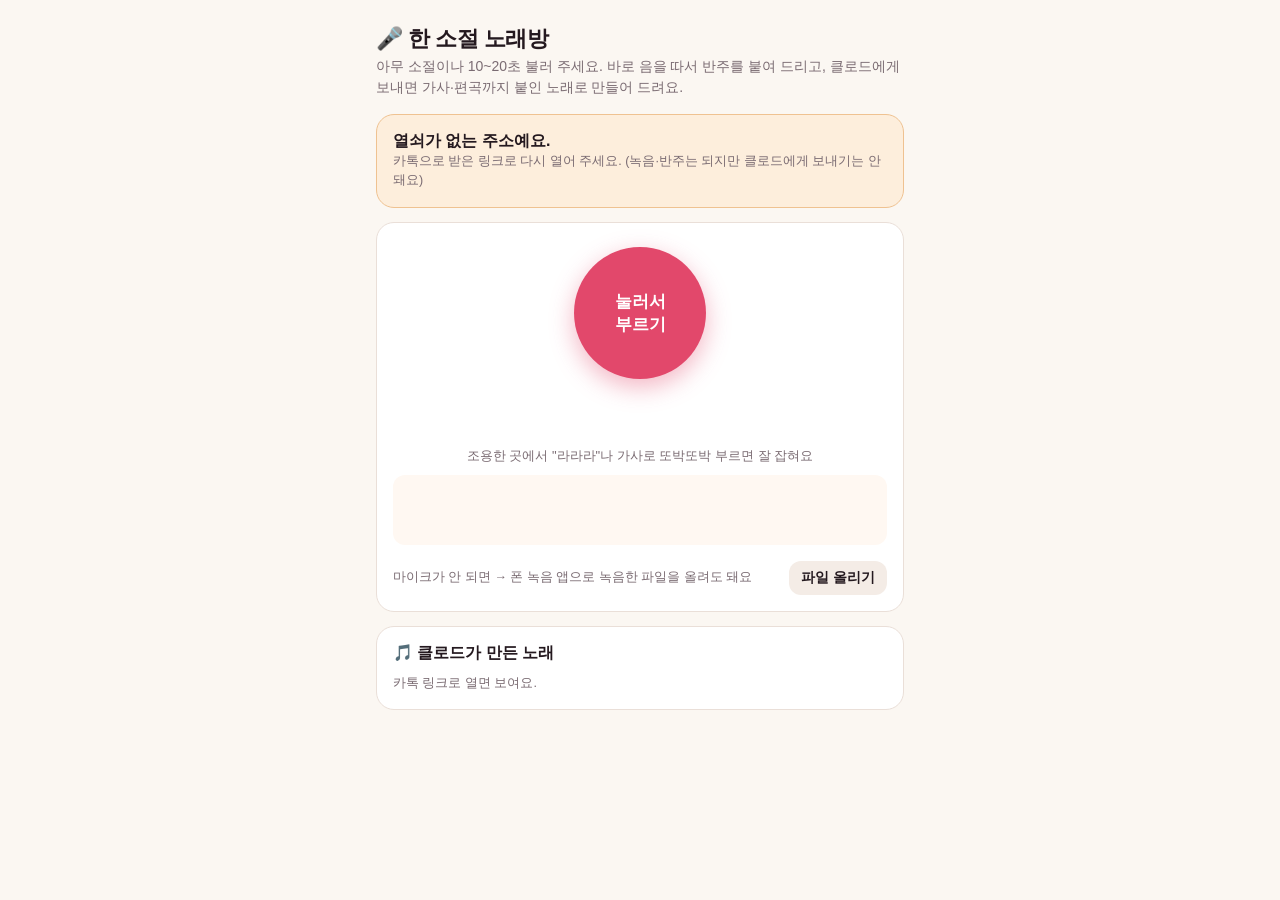
<file: docs/hum.html>
<!doctype html>
<html lang="ko">
<head>
<meta charset="utf-8">
<meta name="viewport" content="width=device-width,initial-scale=1,viewport-fit=cover">
<title>한 소절 노래방</title>
<meta name="theme-color" content="#1b1420">
<style>
:root{
  --bg:#fbf7f2; --card:#ffffff; --ink:#24191f; --sub:#7a6b72; --line:#eadfd8;
  --acc:#e2486b; --acc2:#f59e3a; --ok:#2f9e6b; --chip:#f4ece6; --roll:#fff8f2; --grid:#efe3da;
}
@media (prefers-color-scheme: dark){
  :root{ --bg:#16111a; --card:#211a26; --ink:#f4ecf0; --sub:#a898a3; --line:#342a3a;
    --acc:#ff5d82; --acc2:#ffb15a; --ok:#4cc58e; --chip:#2c2333; --roll:#1b1520; --grid:#2c2333; }
}
*{box-sizing:border-box}
body{margin:0;background:var(--bg);color:var(--ink);font-family:-apple-system,BlinkMacSystemFont,"Apple SD Gothic Neo","Malgun Gothic","Noto Sans KR",sans-serif;-webkit-tap-highlight-color:transparent}
.wrap{max-width:560px;margin:0 auto;padding:18px 16px 60px}
h1{font-size:22px;margin:6px 0 2px;letter-spacing:-.5px}
.lead{color:var(--sub);font-size:14px;margin:0 0 16px;line-height:1.5}
.card{background:var(--card);border:1px solid var(--line);border-radius:18px;padding:16px;margin-bottom:14px}
.card h2{font-size:16px;margin:0 0 10px}
.recbox{display:flex;flex-direction:column;align-items:center;gap:10px;padding:8px 0}
#recBtn{width:132px;height:132px;border-radius:50%;border:0;background:var(--acc);color:#fff;font-size:17px;font-weight:700;box-shadow:0 8px 24px color-mix(in srgb,var(--acc) 40%,transparent);cursor:pointer}
#recBtn.on{animation:pulse 1.2s infinite;background:#c8264c}
@keyframes pulse{0%{box-shadow:0 0 0 0 color-mix(in srgb,var(--acc) 55%,transparent)}100%{box-shadow:0 0 0 26px transparent}}
#liveNote{font-size:40px;font-weight:800;height:48px;letter-spacing:-1px}
#liveInfo{color:var(--sub);font-size:13px;min-height:18px;text-align:center}
#trace{width:100%;height:70px;background:var(--roll);border-radius:12px;display:block}
.small{font-size:12.5px;color:var(--sub);line-height:1.55}
.row{display:flex;gap:8px;flex-wrap:wrap;align-items:center}
.chips{display:flex;gap:6px;flex-wrap:wrap;margin:4px 0 10px}
.chip{background:var(--chip);border-radius:999px;padding:5px 10px;font-size:13px}
.seg{display:flex;background:var(--chip);border-radius:12px;padding:3px;gap:3px;margin:6px 0}
.seg button{flex:1;border:0;background:transparent;color:var(--ink);padding:9px 4px;border-radius:9px;font-size:14px;cursor:pointer}
.seg button.sel{background:var(--card);box-shadow:0 1px 4px rgba(0,0,0,.12);font-weight:700}
.btn{border:0;border-radius:12px;padding:12px 14px;font-size:15px;font-weight:700;cursor:pointer;background:var(--chip);color:var(--ink)}
.btn.main{background:var(--acc);color:#fff}
.btn.alt{background:var(--acc2);color:#2a1606}
.btn:disabled{opacity:.45}
.full{width:100%}
.rollwrap{overflow-x:auto;border-radius:12px;background:var(--roll);margin:6px 0 4px}
#roll{display:block;height:200px}
label.ck{display:flex;gap:6px;align-items:center;font-size:13.5px;color:var(--sub)}
textarea{width:100%;min-height:70px;border:1px solid var(--line);border-radius:12px;padding:10px;font:inherit;font-size:15px;background:var(--bg);color:var(--ink);resize:vertical}
#sendState{font-size:13.5px;margin-top:8px;min-height:18px}
.song{border-top:1px solid var(--line);padding:12px 0 4px}
.song:first-of-type{border-top:0;padding-top:0}
.song b{font-size:15px}
.song p{margin:4px 0 8px;font-size:13px;color:var(--sub);line-height:1.5;white-space:pre-wrap}
audio{width:100%}
.hide{display:none!important}
.warn{background:color-mix(in srgb,var(--acc2) 18%,var(--card));border-color:color-mix(in srgb,var(--acc2) 45%,var(--line))}
.tempo{display:flex;align-items:center;gap:8px;font-size:13.5px;color:var(--sub)}
.tempo input{flex:1}
</style>
</head>
<body>
<div class="wrap">
  <h1>🎤 한 소절 노래방</h1>
  <p class="lead">아무 소절이나 10~20초 불러 주세요. 바로 음을 따서 반주를 붙여 드리고, 클로드에게 보내면 가사·편곡까지 붙인 노래로 만들어 드려요.</p>

  <div class="card warn hide" id="keyWarn"><b>열쇠가 없는 주소예요.</b><div class="small">카톡으로 받은 링크로 다시 열어 주세요. (녹음·반주는 되지만 클로드에게 보내기는 안 돼요)</div></div>

  <div class="card">
    <div class="recbox">
      <button id="recBtn">눌러서<br>부르기</button>
      <div id="liveNote">&nbsp;</div>
      <div id="liveInfo">조용한 곳에서 "라라라"나 가사로 또박또박 부르면 잘 잡혀요</div>
      <canvas id="trace"></canvas>
    </div>
    <div class="row" style="justify-content:space-between;margin-top:8px">
      <span class="small">마이크가 안 되면 → 폰 녹음 앱으로 녹음한 파일을 올려도 돼요</span>
      <label class="btn" style="padding:8px 12px;font-size:13.5px">파일 올리기<input id="fileIn" type="file" accept="audio/*" class="hide"></label>
    </div>
  </div>

  <div class="card hide" id="resCard">
    <h2>내가 부른 멜로디</h2>
    <div class="chips" id="chips"></div>
    <div class="rollwrap"><canvas id="roll"></canvas></div>
    <div class="small" style="margin-bottom:8px">막대 = 잡힌 음, 위 글자 = 붙인 화음. 음이 이상하면 다시 불러 보세요.</div>

    <div class="small">스타일</div>
    <div class="seg" id="styleSeg">
      <button data-v="ballad" class="sel">🎹 발라드</button>
      <button data-v="pop">🥁 신나게</button>
      <button data-v="kids">🔔 동요</button>
    </div>
    <div class="small">소리</div>
    <div class="seg" id="modeSeg">
      <button data-v="voice" class="sel">내 목소리+반주</button>
      <button data-v="synth">악기 멜로디+반주</button>
      <button data-v="mr">반주만(MR)</button>
    </div>
    <div class="tempo">빠르기 <input type="range" id="tempo" min="60" max="160" step="1"><span id="tempoV"></span></div>
    <label class="ck"><input type="checkbox" id="snap" checked> 삑사리 다듬기(음계에 맞춤)</label>
    <div class="row" style="margin-top:12px">
      <button class="btn main" id="playBtn" style="flex:2">▶ 노래 듣기</button>
      <button class="btn" id="saveBtn" style="flex:1">💾 저장</button>
    </div>
  </div>

  <div class="card hide" id="sendCard">
    <h2>클로드에게 보내기</h2>
    <div class="small" style="margin-bottom:8px">어떤 노래로 만들지 한 줄 적어 주면 그대로 맞춰요. (예: 김고양씨 주제가, 신나는 응원가, 비 오는 날 감성)</div>
    <textarea id="memo" placeholder="원하는 분위기·가사 주제 (비워도 돼요)"></textarea>
    <button class="btn alt full" id="sendBtn" style="margin-top:10px">📨 이 소절 클로드에게 보내기</button>
    <div id="sendState"></div>
  </div>

  <div class="card" id="songsCard">
    <h2>🎵 클로드가 만든 노래</h2>
    <div id="songs" class="small">불러오는 중…</div>
  </div>
</div>

<script>
const API = 'https://hum-box.score-worker.workers.dev';
const qs = new URLSearchParams(location.search);
let KEY = qs.get('k') || '';
try { if (KEY) localStorage.setItem('humk', KEY); else KEY = localStorage.getItem('humk') || ''; } catch (e) {}
if (!KEY) document.getElementById('keyWarn').classList.remove('hide');

const $ = id => document.getElementById(id);
const NAMES = ['도','도#','레','레#','미','파','파#','솔','솔#','라','라#','시'];
const KEYN = ['C','C#','D','Eb','E','F','F#','G','Ab','A','Bb','B'];
const hz = m => 440 * Math.pow(2, (m - 69) / 12);
const median = a => { const s = [...a].sort((x, y) => x - y); return s[s.length >> 1]; };

let ctx = null;
function ac() {
  if (!ctx) ctx = new (window.AudioContext || window.webkitAudioContext)();
  if (ctx.state === 'suspended') ctx.resume();
  return ctx;
}

/* ---------- 음 높이(YIN) ---------- */
function yinFrame(x, s, W, tmin, tmax, d, SR) {
  for (let tau = 1; tau <= tmax; tau++) {
    let sum = 0;
    for (let j = 0; j < W; j++) { const v = x[s + j] - x[s + j + tau]; sum += v * v; }
    d[tau] = sum;
  }
  let run = 0; d[0] = 1;
  for (let tau = 1; tau <= tmax; tau++) { run += d[tau]; d[tau] = run ? d[tau] * tau / run : 1; }
  let tau = -1;
  for (let t = tmin; t <= tmax; t++) {
    if (d[t] < 0.15) { while (t + 1 <= tmax && d[t + 1] < d[t]) t++; tau = t; break; }
  }
  if (tau < 0) {
    let b = tmin; for (let t = tmin; t <= tmax; t++) if (d[t] < d[b]) b = t;
    if (d[b] < 0.3) tau = b; else return null;
  }
  let bt = tau;
  if (tau > 1 && tau < tmax) {
    const a = d[tau - 1], c = d[tau + 1], m = d[tau], den = a + c - 2 * m;
    if (den) bt = tau + 0.5 * (a - c) / den;
  }
  return SR / bt;
}

/* ---------- 실시간 표시 ---------- */
let stream, rec, chunks, analyser, liveTimer, recStart, trace = [];
const MAXSEC = 30;
function drawTrace() {
  const cv = $('trace'), dpr = devicePixelRatio || 1, w = cv.clientWidth, h = cv.clientHeight;
  cv.width = w * dpr; cv.height = h * dpr;
  const g = cv.getContext('2d'); g.scale(dpr, dpr); g.clearRect(0, 0, w, h);
  const vals = trace.filter(v => v != null);
  if (!vals.length) return;
  const lo = Math.min(...vals) - 2, hi = Math.max(...vals) + 2;
  g.fillStyle = getComputedStyle(document.body).getPropertyValue('--acc');
  const n = Math.max(trace.length, 150);
  trace.forEach((v, i) => { if (v == null) return; const x = i / n * w, y = h - (v - lo) / (hi - lo) * h; g.fillRect(x, y - 1.5, Math.max(2, w / n), 3); });
}
function liveLoop() {
  const sr = ctx.sampleRate, buf = new Float32Array(2048), d = new Float32Array(800);
  const tmax = Math.min(Math.floor(sr / 65), 2048 - 1024 - 1), tmin = Math.floor(sr / 1100);
  liveTimer = setInterval(() => {
    analyser.getFloatTimeDomainData(buf);
    let r = 0; for (let i = 0; i < 1024; i++) r += buf[i] * buf[i]; r = Math.sqrt(r / 1024);
    let m = null;
    if (r > 0.01) { const f = yinFrame(buf, 0, 1024, tmin, tmax, d, sr); if (f && f > 65 && f < 1100) m = 69 + 12 * Math.log2(f / 440); }
    trace.push(m); if (trace.length > 400) trace.shift();
    const sec = (performance.now() - recStart) / 1000;
    $('liveNote').textContent = m == null ? '…' : NAMES[((Math.round(m) % 12) + 12) % 12];
    $('liveInfo').textContent = `${sec.toFixed(1)}초 / 최대 ${MAXSEC}초 · 다 부르면 버튼을 다시 누르세요`;
    drawTrace();
    if (sec >= MAXSEC) stopRec();
  }, 50);
}

async function startRec() {
  const a = ac();
  try {
    stream = await navigator.mediaDevices.getUserMedia({ audio: { echoCancellation: false, noiseSuppression: false, autoGainControl: false } });
  } catch (e) {
    $('liveInfo').innerHTML = '마이크를 못 열었어요. 카톡 안이면 오른쪽 위 ⋮ → <b>다른 브라우저로 열기</b>(크롬·사파리)로 열거나, 아래 <b>파일 올리기</b>를 써 주세요.';
    return;
  }
  const src = a.createMediaStreamSource(stream);
  analyser = a.createAnalyser(); analyser.fftSize = 2048; src.connect(analyser);
  const types = ['audio/webm;codecs=opus', 'audio/webm', 'audio/mp4', 'audio/aac'];
  const mime = window.MediaRecorder && MediaRecorder.isTypeSupported ? types.find(t => MediaRecorder.isTypeSupported(t)) : '';
  rec = new MediaRecorder(stream, mime ? { mimeType: mime } : undefined);
  chunks = [];
  rec.ondataavailable = e => { if (e.data && e.data.size) chunks.push(e.data); };
  rec.onstop = () => {
    stream.getTracks().forEach(t => t.stop());
    const blob = new Blob(chunks, { type: rec.mimeType || mime || 'audio/webm' });
    handleAudio(blob);
  };
  trace = []; recStart = performance.now();
  rec.start(250);
  $('recBtn').classList.add('on'); $('recBtn').innerHTML = '다 불렀어요<br>■';
  liveLoop();
}
function stopRec() {
  clearInterval(liveTimer);
  $('recBtn').classList.remove('on'); $('recBtn').innerHTML = '눌러서<br>부르기';
  if (rec && rec.state !== 'inactive') rec.stop();
}
$('recBtn').onclick = () => { stopPlay(); if (rec && rec.state === 'recording') stopRec(); else startRec(); };
$('fileIn').onchange = e => { const f = e.target.files[0]; if (f) { stopPlay(); handleAudio(f); } e.target.value = ''; };

/* ---------- 분석 ---------- */
let lastBlob = null, voiceBuf = null, A = null; // A = 분석 결과

function decode(ab) {
  return new Promise((res, rej) => { const p = ac().decodeAudioData(ab, res, rej); if (p && p.then) p.then(res, rej); });
}

async function handleAudio(blob) {
  lastBlob = blob;
  $('liveNote').textContent = '🎼';
  $('liveInfo').textContent = '음을 따는 중이에요…';
  await new Promise(r => setTimeout(r, 30));
  try {
    voiceBuf = await decode(await blob.arrayBuffer());
  } catch (e) {
    $('liveInfo').textContent = '이 녹음 파일은 열 수 없어요. 다시 불러 주세요.'; return;
  }
  const SR = 11025;
  const off = new OfflineAudioContext(1, Math.max(1, Math.ceil(voiceBuf.duration * SR)), SR);
  const s = off.createBufferSource(); s.buffer = voiceBuf; s.connect(off.destination); s.start();
  const x = (await off.startRendering()).getChannelData(0);
  A = analyze(x, SR);
  if (!A) {
    $('liveNote').textContent = '😿';
    $('liveInfo').textContent = '음이 잘 안 잡혔어요. 조용한 곳에서 조금 더 크게, 또박또박 불러 주세요.';
    return;
  }
  $('liveNote').textContent = '✅';
  $('liveInfo').textContent = `${A.raw.length}개 음을 땄어요. 아래에서 들어 보세요.`;
  $('tempo').value = A.bpm; $('tempoV').textContent = A.bpm;
  arrange();
  $('resCard').classList.remove('hide'); $('sendCard').classList.remove('hide');
  $('sendState').textContent = ''; $('sendBtn').disabled = !KEY;
  $('resCard').scrollIntoView({ behavior: 'smooth', block: 'start' });
}

function analyze(x, SR) {
  const hop = 110, W = 400, tmin = Math.floor(SR / 1100), tmax = Math.floor(SR / 65);
  const nF = Math.floor((x.length - W - tmax - 1) / hop);
  if (nF < 20) return null;
  const rms = new Float32Array(nF);
  for (let i = 0; i < nF; i++) { let r = 0; const s = i * hop; for (let j = 0; j < W; j++) r += x[s + j] * x[s + j]; rms[i] = Math.sqrt(r / W); }
  const sorted = [...rms].sort((a, b) => a - b), p95 = sorted[Math.floor(nF * 0.95)];
  const gate = Math.max(0.006, p95 * 0.14);
  const d = new Float32Array(tmax + 1);
  let mp = new Array(nF).fill(null);
  for (let i = 0; i < nF; i++) {
    if (rms[i] < gate) continue;
    const f = yinFrame(x, i * hop, W, tmin, tmax, d, SR);
    if (f && f > 65 && f < 1100) mp[i] = 69 + 12 * Math.log2(f / 440);
  }
  // 옥타브 튐 보정 + 중앙값 필터
  const fixed = mp.slice();
  for (let i = 0; i < nF; i++) {
    if (mp[i] == null) continue;
    const nb = []; for (let k = -6; k <= 6; k++) if (k && mp[i + k] != null) nb.push(mp[i + k]);
    if (nb.length >= 4) { const md = median(nb); if (Math.abs(mp[i] - md - 12) < 1.5) fixed[i] = mp[i] - 12; else if (Math.abs(mp[i] - md + 12) < 1.5) fixed[i] = mp[i] + 12; }
  }
  mp = fixed.map((v, i) => { if (v == null) return null; const w = []; for (let k = -2; k <= 2; k++) if (fixed[i + k] != null) w.push(fixed[i + k]); return w.length >= 3 ? median(w) : null; });
  const voiced = mp.filter(v => v != null);
  if (voiced.length < 15) return null;
  // 전체 음정 어긋남(튜닝) 보정
  let S = 0, C = 0; for (const v of voiced) { S += Math.sin(2 * Math.PI * v); C += Math.cos(2 * Math.PI * v); }
  const tune = Math.atan2(S, C) / (2 * Math.PI);
  const pitch = mp.map(v => v == null ? null : v - tune);
  // 음 나누기
  const raw = []; let cur = null;
  const close = () => {
    if (cur && cur.end - cur.start + 1 >= 7) raw.push({ t: cur.start * hop / SR, d: (cur.end - cur.start + 1) * hop / SR, m: Math.round(median(cur.vals)) });
    cur = null;
  };
  for (let i = 0; i < nF; i++) {
    const v = pitch[i];
    if (v == null) { if (cur && ++cur.gap > 4) close(); continue; }
    if (cur && Math.abs(v - cur.ref) < 0.75) {
      // 같은 음에서 소리 세기가 다시 크게 올라오면(새 음절) 나눔
      const dip = Math.min(...Array.from({ length: Math.min(6, i - cur.start) }, (_, k) => rms[i - 1 - k]));
      if (i - cur.start > 8 && rms[i] > dip * 2.2 && dip < cur.peak * 0.45) { close(); cur = { start: i, end: i, vals: [v], ref: v, gap: 0, peak: rms[i] }; continue; }
      cur.vals.push(v); cur.end = i; cur.gap = 0; cur.peak = Math.max(cur.peak, rms[i]);
      if (cur.vals.length % 4 === 0) cur.ref = median(cur.vals);
    } else { close(); cur = { start: i, end: i, vals: [v], ref: v, gap: 0, peak: rms[i] }; }
  }
  close();
  if (raw.length < 3) return null;
  // 조성(키) 찾기
  const MAJ = [6.35, 2.23, 3.48, 2.33, 4.38, 4.09, 2.52, 5.19, 2.39, 3.66, 2.29, 2.88];
  const MIN = [6.33, 2.68, 3.52, 5.38, 2.60, 3.53, 2.54, 4.75, 3.98, 2.69, 3.34, 3.17];
  const hist = new Array(12).fill(0); raw.forEach(n => hist[((n.m % 12) + 12) % 12] += n.d);
  const corr = (p, t) => { const xs = hist, ys = Array.from({ length: 12 }, (_, i) => p[(i - t + 12) % 12]); const mx = xs.reduce((a, b) => a + b) / 12, my = ys.reduce((a, b) => a + b) / 12; let n = 0, dx = 0, dy = 0; for (let i = 0; i < 12; i++) { n += (xs[i] - mx) * (ys[i] - my); dx += (xs[i] - mx) ** 2; dy += (ys[i] - my) ** 2; } return n / Math.sqrt(dx * dy || 1); };
  let key = { tonic: 0, mode: 'major', r: -9 };
  for (let t = 0; t < 12; t++) { const a = corr(MAJ, t), b = corr(MIN, t); if (a > key.r) key = { tonic: t, mode: 'major', r: a }; if (b > key.r) key = { tonic: t, mode: 'minor', r: b }; }
  // 빠르기 찾기 (8분음표 격자)
  const on = raw.map(n => n.t);
  let best = null;
  for (let bpm = 60; bpm <= 160; bpm++) {
    const g = 60 / bpm / 2; let s2 = 0, c2 = 0;
    on.forEach(t => { const a = 2 * Math.PI * t / g; s2 += Math.sin(a); c2 += Math.cos(a); });
    const R = Math.hypot(s2, c2) / on.length - 0.003 * Math.abs(bpm - 92);
    if (!best || R > best.R) best = { bpm, R, ph: (Math.atan2(s2, c2) / (2 * Math.PI)) * g };
  }
  return { raw, key, bpm: best.bpm, tune, dur: x.length / SR };
}

/* ---------- 박자 맞추기 + 화음 ---------- */
const SCALE = { major: [0, 2, 4, 5, 7, 9, 11], minor: [0, 2, 3, 5, 7, 8, 10] };
let Q = null; // 박자에 맞춘 곡 정보

function quantize(bpm, snap) {
  const g = 60 / bpm / 2, { raw, key } = A;
  // 이 빠르기로 위상 다시 계산
  let s2 = 0, c2 = 0; raw.forEach(n => { const a = 2 * Math.PI * n.t / g; s2 += Math.sin(a); c2 += Math.cos(a); });
  const ph = (Math.atan2(s2, c2) / (2 * Math.PI)) * g;
  const sc = SCALE[key.mode].map(p => (p + key.tonic) % 12);
  let notes = raw.map(n => {
    let m = n.m;
    if (snap && !sc.includes(((m % 12) + 12) % 12)) {
      const up = sc.includes(((m + 1) % 12 + 12) % 12), dn = sc.includes(((m - 1) % 12 + 12) % 12);
      m = dn && !up ? m - 1 : up && !dn ? m + 1 : m - 1;
    }
    return { s: Math.round((n.t - ph) / g), e: Math.round((n.t + n.d - ph) / g), m };
  });
  const s0 = notes[0].s;
  const tFirst = ph + s0 * g; // 원래 녹음에서 첫 박의 시각
  notes.forEach(n => { n.s -= s0; n.e -= s0; });
  // 같은 칸 겹침 정리
  const out = [];
  for (const n of notes) {
    const prev = out[out.length - 1];
    if (prev && n.s <= prev.s) { if (prev.m === n.m) continue; n.s = prev.s + 1; }
    if (prev && prev.s + prev.d > n.s) prev.d = Math.max(1, n.s - prev.s);
    n.d = Math.max(1, n.e - n.s);
    out.push(n);
  }
  out.forEach((n, i) => {
    const nx = out[i + 1];
    if (nx && n.s + n.d > nx.s) n.d = Math.max(1, nx.s - n.s);
    if (nx && nx.s - (n.s + n.d) === 1) n.d = nx.s - n.s; // 한 칸 쉼은 이어 부른 것으로
    if (!nx && n.d % 2) n.d++;
    n.d = Math.min(n.d, 8);
  });
  const last = out[out.length - 1];
  let bars = Math.ceil((last.s + last.d) / 8);
  bars = Math.max(2, bars);
  if (bars % 2) bars++;
  return { notes: out, bars, g, tFirst, chords: harmonize(out, bars, key) };
}

function chordSet(key) {
  const t = key.tonic;
  if (key.mode === 'major') return [
    { n: 'I', r: 0, q: 'M' }, { n: 'ii', r: 2, q: 'm' }, { n: 'iii', r: 4, q: 'm' }, { n: 'IV', r: 5, q: 'M' }, { n: 'V', r: 7, q: 'M' }, { n: 'vi', r: 9, q: 'm' }
  ].map(c => ({ ...c, root: (c.r + t) % 12 }));
  return [
    { n: 'i', r: 0, q: 'm' }, { n: 'III', r: 3, q: 'M' }, { n: 'iv', r: 5, q: 'm' }, { n: 'V', r: 7, q: 'M' }, { n: 'VI', r: 8, q: 'M' }, { n: 'VII', r: 10, q: 'M' }
  ].map(c => ({ ...c, root: (c.r + t) % 12 }));
}
const tones = c => [c.root, (c.root + (c.q === 'M' ? 4 : 3)) % 12, (c.root + 7) % 12];
const cname = c => KEYN[c.root] + (c.q === 'm' ? 'm' : '');

function harmonize(notes, bars, key) {
  const cs = chordSet(key);
  const fit = cs.map(c => new Array(bars).fill(0));
  const tonicIdx = 0, domIdx = 4 - (key.mode === 'minor' ? 1 : 0); // V 위치
  for (const n of notes) {
    for (let st = n.s; st < n.s + n.d; st++) {
      const b = Math.floor(st / 8); if (b >= bars) break;
      const w = (st % 8 === 0 ? 1.6 : st % 4 === 0 ? 1.3 : st % 2 === 0 ? 1.0 : 0.7);
      const pc = ((n.m % 12) + 12) % 12;
      cs.forEach((c, i) => { const tn = tones(c); const k = tn.indexOf(pc); fit[i][b] += w * (k === 0 ? 1 : k === 1 ? 0.9 : k === 2 ? 0.75 : -0.45); });
    }
  }
  const trans = (a, b) => {
    const A = cs[a].n.toUpperCase(), B = cs[b].n.toUpperCase();
    let v = 0;
    if (a === b) v -= 0.35;
    if (A === 'V' && (B === 'I')) v += 0.5;
    if ((A === 'IV') && (B === 'V' || B === 'I')) v += 0.3;
    if (A === 'II' && B === 'V') v += 0.35;
    if (A === 'VI' && (B === 'IV' || B === 'II')) v += 0.25;
    if (A === 'I' && (B === 'IV' || B === 'V' || B === 'VI')) v += 0.15;
    if (A === 'VII' && B === 'I') v += 0.3;
    if (A === 'III' && B === 'VI') v += 0.2;
    return v;
  };
  const N = cs.length, dp = [], bk = [];
  for (let b = 0; b < bars; b++) {
    dp[b] = []; bk[b] = [];
    for (let i = 0; i < N; i++) {
      let base = fit[i][b] * 0.6;
      if (b === 0 && i === tonicIdx) base += 0.8;
      if (b === bars - 1 && i === tonicIdx) base += 1.2;
      if (b === bars - 2 && (cs[i].n.toUpperCase() === 'V' || cs[i].n.toUpperCase() === 'IV')) base += 0.4;
      if (b === 0) { dp[b][i] = base; bk[b][i] = -1; continue; }
      let bv = -1e9, bi = 0;
      for (let j = 0; j < N; j++) { const v = dp[b - 1][j] + trans(j, i); if (v > bv) { bv = v; bi = j; } }
      dp[b][i] = bv + base; bk[b][i] = bi;
    }
  }
  let i = dp[bars - 1].indexOf(Math.max(...dp[bars - 1]));
  const path = [];
  for (let b = bars - 1; b >= 0; b--) { path[b] = cs[i]; i = bk[b][i]; }
  return path;
}

/* ---------- 악기 ---------- */
const NOISE = new WeakMap(), VERB = new WeakMap();
function noiseBuf(c) {
  if (!NOISE.has(c)) { const b = c.createBuffer(1, c.sampleRate * 1.5, c.sampleRate), d = b.getChannelData(0); for (let i = 0; i < d.length; i++) d[i] = Math.random() * 2 - 1; NOISE.set(c, b); }
  return NOISE.get(c);
}
function verbBuf(c) {
  if (!VERB.has(c)) { const len = c.sampleRate * 2.2, b = c.createBuffer(2, len, c.sampleRate); for (let ch = 0; ch < 2; ch++) { const d = b.getChannelData(ch); for (let i = 0; i < len; i++) d[i] = (Math.random() * 2 - 1) * Math.pow(1 - i / len, 3); } VERB.set(c, b); }
  return VERB.get(c);
}
function osc(c, type, f, t, end, dest, det = 0) { const o = c.createOscillator(); o.type = type; o.frequency.value = f; o.detune.value = det; o.connect(dest); o.start(t); o.stop(end); return o; }

const INST = {
  piano(c, out, t, m, dur, v) {
    const g = c.createGain(), f = c.createBiquadFilter(); f.type = 'lowpass';
    f.frequency.setValueAtTime(Math.min(9000, hz(m) * 9), t); f.frequency.setTargetAtTime(hz(m) * 2.5, t, 0.35);
    f.connect(g); g.connect(out);
    const g2 = c.createGain(); g2.gain.value = 0.22; g2.connect(f);
    const end = t + dur + 0.6;
    osc(c, 'triangle', hz(m), t, end, f); osc(c, 'sine', hz(m) * 2, t, end, g2);
    g.gain.setValueAtTime(0, t); g.gain.linearRampToValueAtTime(v, t + 0.006); g.gain.setTargetAtTime(v * 0.05, t + 0.01, 0.7); g.gain.setTargetAtTime(0, t + dur, 0.12);
  },
  bass(c, out, t, m, dur, v) {
    const g = c.createGain(), f = c.createBiquadFilter(); f.type = 'lowpass'; f.frequency.value = 520; f.Q.value = 2;
    f.connect(g); g.connect(out); const end = t + dur + 0.3;
    osc(c, 'sawtooth', hz(m), t, end, f); osc(c, 'sine', hz(m), t, end, g);
    g.gain.setValueAtTime(0, t); g.gain.linearRampToValueAtTime(v, t + 0.01); g.gain.setTargetAtTime(v * 0.6, t + 0.02, 0.25); g.gain.setTargetAtTime(0, t + dur * 0.92, 0.05);
  },
  pad(c, out, t, m, dur, v) {
    const g = c.createGain(), f = c.createBiquadFilter(); f.type = 'lowpass'; f.frequency.value = 1500;
    f.connect(g); g.connect(out); const end = t + dur + 0.6;
    osc(c, 'sawtooth', hz(m), t, end, f, -8); osc(c, 'sawtooth', hz(m), t, end, f, 8);
    g.gain.setValueAtTime(0, t); g.gain.linearRampToValueAtTime(v, t + 0.06); g.gain.setTargetAtTime(v * 0.7, t + 0.08, 0.3); g.gain.setTargetAtTime(0, t + dur, 0.12);
  },
  lead(c, out, t, m, dur, v) {
    const g = c.createGain(), f = c.createBiquadFilter(); f.type = 'lowpass'; f.frequency.value = 2400; f.Q.value = 1;
    f.connect(g); g.connect(out); const end = t + dur + 0.3;
    const o = osc(c, 'sawtooth', hz(m), t, end, f), o2 = osc(c, 'square', hz(m), t, end, f, 5);
    const lfo = c.createOscillator(), lg = c.createGain(); lfo.frequency.value = 5.5; lg.gain.setValueAtTime(0, t); lg.gain.linearRampToValueAtTime(14, t + Math.min(0.4, dur));
    lfo.connect(lg); lg.connect(o.detune); lg.connect(o2.detune); lfo.start(t); lfo.stop(end);
    g.gain.setValueAtTime(0, t); g.gain.linearRampToValueAtTime(v, t + 0.02); g.gain.setTargetAtTime(v * 0.75, t + 0.03, 0.2); g.gain.setTargetAtTime(0, t + dur * 0.95, 0.06);
  },
  bell(c, out, t, m, dur, v) {
    const g = c.createGain(); g.connect(out); const end = t + dur + 1.2;
    const g2 = c.createGain(); g2.gain.value = 0.3; g2.connect(g);
    osc(c, 'sine', hz(m), t, end, g); osc(c, 'sine', hz(m) * 4.01, t, end, g2);
    g.gain.setValueAtTime(0, t); g.gain.linearRampToValueAtTime(v, t + 0.004); g.gain.setTargetAtTime(0, t + 0.01, 0.35 + dur * 0.15);
  },
  kick(c, out, t, v = 1) {
    const o = c.createOscillator(), g = c.createGain(); o.frequency.setValueAtTime(140, t); o.frequency.exponentialRampToValueAtTime(42, t + 0.13);
    o.connect(g); g.connect(out); g.gain.setValueAtTime(v, t); g.gain.exponentialRampToValueAtTime(0.001, t + 0.35); o.start(t); o.stop(t + 0.4);
  },
  snare(c, out, t, v = 0.6) {
    const n = c.createBufferSource(); n.buffer = noiseBuf(c); const f = c.createBiquadFilter(); f.type = 'bandpass'; f.frequency.value = 1900; f.Q.value = 0.7;
    const g = c.createGain(); n.connect(f); f.connect(g); g.connect(out);
    g.gain.setValueAtTime(v, t); g.gain.exponentialRampToValueAtTime(0.001, t + 0.18); n.start(t); n.stop(t + 0.2);
    const o = c.createOscillator(), g2 = c.createGain(); o.frequency.value = 190; o.connect(g2); g2.connect(out); g2.gain.setValueAtTime(v * 0.5, t); g2.gain.exponentialRampToValueAtTime(0.001, t + 0.08); o.start(t); o.stop(t + 0.1);
  },
  hat(c, out, t, v = 0.18, len = 0.04) {
    const n = c.createBufferSource(); n.buffer = noiseBuf(c); const f = c.createBiquadFilter(); f.type = 'highpass'; f.frequency.value = 7500;
    const g = c.createGain(); n.connect(f); f.connect(g); g.connect(out);
    g.gain.setValueAtTime(v, t); g.gain.exponentialRampToValueAtTime(0.001, t + len); n.start(t); n.stop(t + len + 0.02);
  },
  crash(c, out, t, v = 0.3) { INST.hat(c, out, t, v, 1.4); },
};

/* ---------- 곡 짜기 ---------- */
let style = 'ballad', mode = 'voice';
function voiceAt(c) {
  const bass = 36 + ((c.root - 36) % 12 + 12) % 12; // C2~B2
  const ts = tones(c).map(pc => 55 + ((pc - 55) % 12 + 12) % 12).sort((a, b) => a - b); // G3~F#4
  return { bass, chord: ts };
}

function buildSong(c, dest, startAt) {
  const { notes, bars, g, chords, tFirst } = Q;
  const bar = 8 * g, intro = 2 * bar, passLen = bars * bar;
  const master = c.createGain(); master.gain.value = 0.5;
  const comp = c.createDynamicsCompressor(); comp.threshold.value = -16; comp.ratio.value = 4;
  master.connect(comp); comp.connect(dest);
  const verb = c.createConvolver(); verb.buffer = verbBuf(c); const vg = c.createGain(); vg.gain.value = style === 'pop' ? 0.18 : 0.32; verb.connect(vg); vg.connect(master);
  const bus = (gain, wet = 0) => { const b = c.createGain(); b.gain.value = gain; b.connect(master); if (wet) { const s = c.createGain(); s.gain.value = wet; b.connect(s); s.connect(verb); } return b; };
  const back = bus(mode === 'mr' ? 0.95 : 0.7, 0.5), drums = bus(0.8, 0.1), lead = bus(0.75, 0.6);
  const T = startAt;
  const key = A.key, cs = chordSet(key);
  const IV = cs[key.mode === 'major' ? 3 : 2], V = cs[key.mode === 'major' ? 4 : 3];
  const plan = [IV, V]; // 인트로 화음
  const playChordBar = (ch, t0, pass, isIntro) => {
    const vc = voiceAt(ch);
    if (style === 'ballad') {
      const arp = [vc.bass + 12, vc.chord[1], vc.chord[2], vc.chord[0] + 12, vc.chord[2], vc.chord[1], vc.chord[0] + 12, vc.chord[2]];
      INST.bass(c, back, t0, vc.bass, bar * 0.98, 0.5);
      arp.forEach((m, k) => INST.piano(c, back, t0 + k * g, m, g * 1.8, k === 0 ? 0.32 : 0.22));
      if (pass === 2) { INST.kick(c, drums, t0, 0.7); INST.kick(c, drums, t0 + 5 * g, 0.5); INST.snare(c, drums, t0 + 2 * g, 0.35); INST.snare(c, drums, t0 + 6 * g, 0.35); for (let k = 0; k < 4; k++) INST.hat(c, drums, t0 + k * 2 * g, 0.1); }
      if (pass === 2) vc.chord.forEach(m => INST.pad(c, back, t0, m + 12, bar, 0.05));
    } else if (style === 'pop') {
      for (let k = 0; k < 8; k++) INST.bass(c, back, t0 + k * g, vc.bass + (k === 7 ? 7 : 0), g * 0.85, k % 2 ? 0.38 : 0.5);
      [0, 3, 6].forEach(k => vc.chord.forEach(m => INST.pad(c, back, t0 + k * g, m + 12, g * (k === 6 ? 2 : 2.6), 0.08)));
      if (pass >= 1 || isIntro) { INST.kick(c, drums, t0); INST.kick(c, drums, t0 + 3 * g, 0.7); INST.kick(c, drums, t0 + 4 * g); for (let k = 0; k < 8; k++) INST.hat(c, drums, t0 + k * g, k % 2 ? 0.1 : 0.17); }
      if (pass === 2 || isIntro) { INST.snare(c, drums, t0 + 2 * g); INST.snare(c, drums, t0 + 6 * g); }
      else INST.snare(c, drums, t0 + 6 * g, 0.4);
    } else {
      [0, 4].forEach(k => { INST.bass(c, back, t0 + k * g, k ? vc.bass + 7 : vc.bass, g * 3.6, 0.45); vc.chord.forEach(m => INST.piano(c, back, t0 + k * g + 2 * g, m + 12, g * 1.6, 0.14)); });
      for (let k = 0; k < 8; k++) INST.hat(c, drums, t0 + k * g, k % 2 ? 0.05 : 0.09, 0.06);
      if (pass === 2) { INST.kick(c, drums, t0, 0.5); INST.snare(c, drums, t0 + 4 * g, 0.25); }
    }
  };
  // 인트로 2마디
  plan.forEach((ch, b) => playChordBar(ch, T + b * bar, 1, true));
  if (style !== 'ballad') INST.crash(c, drums, T, 0.2);
  // 본문 2번
  for (let pass = 1; pass <= 2; pass++) {
    const P = T + intro + (pass - 1) * passLen;
    chords.forEach((ch, b) => playChordBar(ch, P + b * bar, pass, false));
    if (pass === 2) INST.crash(c, drums, P, 0.25);
    if (mode === 'synth') {
      const inst = style === 'pop' ? INST.lead : style === 'kids' ? INST.bell : INST.piano;
      notes.forEach(n => {
        let m = n.m; while (m < 60) m += 12; while (m > 84) m -= 12;
        inst(c, lead, P + n.s * g, m, n.d * g * 0.95, style === 'ballad' ? 0.42 : style === 'pop' ? 0.2 : 0.32);
      });
    } else if (mode === 'voice' && voiceBuf) {
      const src = c.createBufferSource(); src.buffer = voiceBuf;
      let peak = 0; const d = voiceBuf.getChannelData(0); for (let i = 0; i < d.length; i += 4) peak = Math.max(peak, Math.abs(d[i]));
      const vg2 = c.createGain(); vg2.gain.value = Math.min(6, 0.85 / (peak || 1));
      src.connect(vg2); vg2.connect(lead);
      const at = P - tFirst; // 녹음의 첫 박이 본문 첫 박에 오도록
      if (at >= T) src.start(at); else src.start(T, T - at);
    }
  }
  // 끝맺음
  const E = T + intro + 2 * passLen, ton = voiceAt(cs[0]);
  INST.bass(c, back, E, ton.bass, bar, 0.5);
  ton.chord.forEach(m => { INST.piano(c, back, E, m, bar * 1.5, 0.25); INST.piano(c, back, E, m + 12, bar * 1.5, 0.18); });
  INST.kick(c, drums, E, 0.8); INST.crash(c, drums, E, 0.3);
  return { total: intro + 2 * passLen + bar * 1.8, intro, passLen };
}

/* ---------- 재생·그림 ---------- */
let playing = null;
function arrange() {
  Q = quantize(+$('tempo').value, $('snap').checked);
  drawRoll(-1);
  const k = A.key;
  $('chips').innerHTML = [
    `🎼 ${KEYN[k.tonic]} ${k.mode === 'major' ? '장조' : '단조'}`,
    `⏱ ${$('tempo').value} BPM`,
    `📏 ${Q.bars}마디 · 음 ${Q.notes.length}개`,
    `🎹 ${Q.chords.map(cname).join(' → ')}`
  ].map(s => `<span class="chip">${s}</span>`).join('');
}
function drawRoll(step) {
  const cv = $('roll'), dpr = devicePixelRatio || 1;
  const wrapW = cv.parentElement.clientWidth, steps = Q.bars * 8;
  const pxs = Math.max(wrapW / steps, 14), w = Math.ceil(steps * pxs), h = 200;
  cv.style.width = w + 'px'; cv.width = w * dpr; cv.height = h * dpr;
  const g = cv.getContext('2d'); g.scale(dpr, dpr);
  const css = n => getComputedStyle(document.body).getPropertyValue(n).trim();
  g.fillStyle = css('--roll'); g.fillRect(0, 0, w, h);
  const ms = Q.notes.map(n => n.m), lo = Math.min(...ms) - 2, hi = Math.max(...ms) + 2, top = 26, H = h - top - 6;
  const y = m => top + (hi - m) / (hi - lo) * H;
  for (let s = 0; s <= steps; s++) { g.fillStyle = css('--grid'); g.fillRect(s * pxs, top, s % 8 ? 0.5 : 1.5, H); }
  g.font = '700 12px sans-serif'; g.fillStyle = css('--sub');
  Q.chords.forEach((c, b) => g.fillText(cname(c), b * 8 * pxs + 5, 16));
  Q.notes.forEach((n, i) => {
    const on = step >= n.s && step < n.s + n.d;
    g.fillStyle = on ? css('--acc2') : css('--acc');
    const bh = Math.max(10, H / (hi - lo));
    const x = n.s * pxs + 1, yy = y(n.m) - bh / 2, ww = n.d * pxs - 2;
    g.beginPath(); g.roundRect ? g.roundRect(x, yy, ww, bh, 4) : g.rect(x, yy, ww, bh); g.fill();
    if (ww > 14) { g.fillStyle = '#fff'; g.font = '600 10px sans-serif'; g.fillText(NAMES[((n.m % 12) + 12) % 12], x + 3, yy + bh / 2 + 3.5); }
  });
  if (step >= 0) { g.fillStyle = css('--ink'); g.fillRect(step * pxs, top, 2, H); const wr = cv.parentElement; const px = step * pxs; if (px < wr.scrollLeft || px > wr.scrollLeft + wr.clientWidth - 30) wr.scrollLeft = px - 20; }
}
function stopPlay() {
  if (!playing) return;
  try { playing.out.disconnect(); } catch (e) {}
  cancelAnimationFrame(playing.raf); playing = null;
  $('playBtn').textContent = '▶ 노래 듣기';
  if (Q) drawRoll(-1);
}
$('playBtn').onclick = () => {
  if (playing) return stopPlay();
  const c = ac(), out = c.createGain(); out.connect(c.destination);
  const T = c.currentTime + 0.15, info = buildSong(c, out, T);
  playing = { out, raf: 0 };
  $('playBtn').textContent = '■ 멈춤';
  const tick = () => {
    if (!playing) return;
    const el = c.currentTime - T;
    if (el > info.total) return stopPlay();
    let st = -1; const b = el - info.intro;
    if (b >= 0 && b < 2 * info.passLen) st = Math.floor((b % info.passLen) / Q.g);
    drawRoll(st);
    playing.raf = requestAnimationFrame(tick);
  };
  tick();
};

function segPick(id, cb) { $(id).querySelectorAll('button').forEach(b => b.onclick = () => { $(id).querySelectorAll('button').forEach(x => x.classList.toggle('sel', x === b)); cb(b.dataset.v); }); }
segPick('styleSeg', v => { style = v; if (playing) { stopPlay(); $('playBtn').click(); } });
segPick('modeSeg', v => { mode = v; if (playing) { stopPlay(); $('playBtn').click(); } });
$('tempo').oninput = () => { $('tempoV').textContent = $('tempo').value; };
$('tempo').onchange = () => { stopPlay(); arrange(); };
$('snap').onchange = () => { stopPlay(); arrange(); };

/* ---------- 저장(wav) ---------- */
function wav(buf) {
  const ch = buf.numberOfChannels, n = buf.length, sr = buf.sampleRate, ab = new ArrayBuffer(44 + n * ch * 2), v = new DataView(ab);
  const w = (o, s) => [...s].forEach((c, i) => v.setUint8(o + i, c.charCodeAt(0)));
  w(0, 'RIFF'); v.setUint32(4, 36 + n * ch * 2, true); w(8, 'WAVE'); w(12, 'fmt '); v.setUint32(16, 16, true); v.setUint16(20, 1, true); v.setUint16(22, ch, true);
  v.setUint32(24, sr, true); v.setUint32(28, sr * ch * 2, true); v.setUint16(32, ch * 2, true); v.setUint16(34, 16, true); w(36, 'data'); v.setUint32(40, n * ch * 2, true);
  const data = [...Array(ch)].map((_, i) => buf.getChannelData(i)); let o = 44;
  for (let i = 0; i < n; i++) for (let c = 0; c < ch; c++) { const s = Math.max(-1, Math.min(1, data[c][i])); v.setInt16(o, s < 0 ? s * 0x8000 : s * 0x7fff, true); o += 2; }
  return new Blob([ab], { type: 'audio/wav' });
}
$('saveBtn').onclick = async () => {
  const b = $('saveBtn'); b.disabled = true; b.textContent = '만드는 중…';
  try {
    const bar = 8 * Q.g, total = 2 * bar + 2 * Q.bars * bar + bar * 1.8;
    const off = new OfflineAudioContext(2, Math.ceil(total * 44100), 44100);
    buildSong(off, off.destination, 0);
    const file = new File([wav(await off.startRendering())], `내노래_${style}.wav`, { type: 'audio/wav' });
    if (navigator.canShare && navigator.canShare({ files: [file] })) await navigator.share({ files: [file], title: '내 노래' });
    else { const a = document.createElement('a'); a.href = URL.createObjectURL(file); a.download = file.name; a.click(); }
  } catch (e) { if (e.name !== 'AbortError') alert('저장 실패: ' + e.message); }
  b.disabled = false; b.textContent = '💾 저장';
};

/* ---------- 클로드에게 보내기 ---------- */
$('sendBtn').onclick = async () => {
  if (!KEY || !lastBlob) return;
  const b = $('sendBtn'); b.disabled = true; $('sendState').textContent = '보내는 중…';
  const k = A.key;
  const meta = {
    memo: $('memo').value.trim(), style, mode,
    key: `${KEYN[k.tonic]} ${k.mode}`, bpm: +$('tempo').value, tune: +A.tune.toFixed(2), dur: +A.dur.toFixed(2),
    chords: Q.chords.map(cname), bars: Q.bars,
    notes: Q.notes.map(n => [n.s, n.d, n.m]),
    raw: A.raw.map(n => [+n.t.toFixed(3), +n.d.toFixed(3), n.m]),
    ua: navigator.userAgent.slice(0, 120)
  };
  const fd = new FormData();
  const ext = (lastBlob.type || '').includes('mp4') ? 'm4a' : (lastBlob.type || '').includes('wav') ? 'wav' : 'webm';
  fd.append('audio', lastBlob, 'hum.' + ext); fd.append('meta', JSON.stringify(meta));
  try {
    const r = await fetch(`${API}/rec?k=${encodeURIComponent(KEY)}`, { method: 'POST', body: fd });
    if (!r.ok) throw new Error(r.status);
    $('sendState').innerHTML = '<span style="color:var(--ok)">✅ 보냈어요! 클로드한테 "보냈어"라고 말해 주면 바로 들어 볼게요.</span>';
  } catch (e) { $('sendState').textContent = '❌ 못 보냈어요 (' + e.message + '). 잠시 뒤 다시 눌러 주세요.'; b.disabled = false; }
};

/* ---------- 클로드가 만든 노래 ---------- */
async function loadSongs() {
  if (!KEY) { $('songs').textContent = '카톡 링크로 열면 보여요.'; return; }
  try {
    const list = await (await fetch(`${API}/songs?k=${encodeURIComponent(KEY)}`)).json();
    if (!list.length) { $('songs').textContent = '아직 없어요. 한 소절 보내 주시면 여기에 올라와요.'; return; }
    $('songs').innerHTML = '';
    list.forEach(s => {
      const d = document.createElement('div'); d.className = 'song';
      const b = document.createElement('b'); b.textContent = s.title || '제목 없음';
      const p = document.createElement('p'); p.textContent = s.desc || '';
      const au = document.createElement('audio'); au.controls = true; au.preload = 'none'; au.src = `${API}/song/${s.id}?k=${encodeURIComponent(KEY)}`;
      d.append(b, p, au); $('songs').append(d);
    });
  } catch (e) { $('songs').textContent = '목록을 못 불러왔어요.'; }
}
loadSongs();
</script>
</body>
</html>
</file>
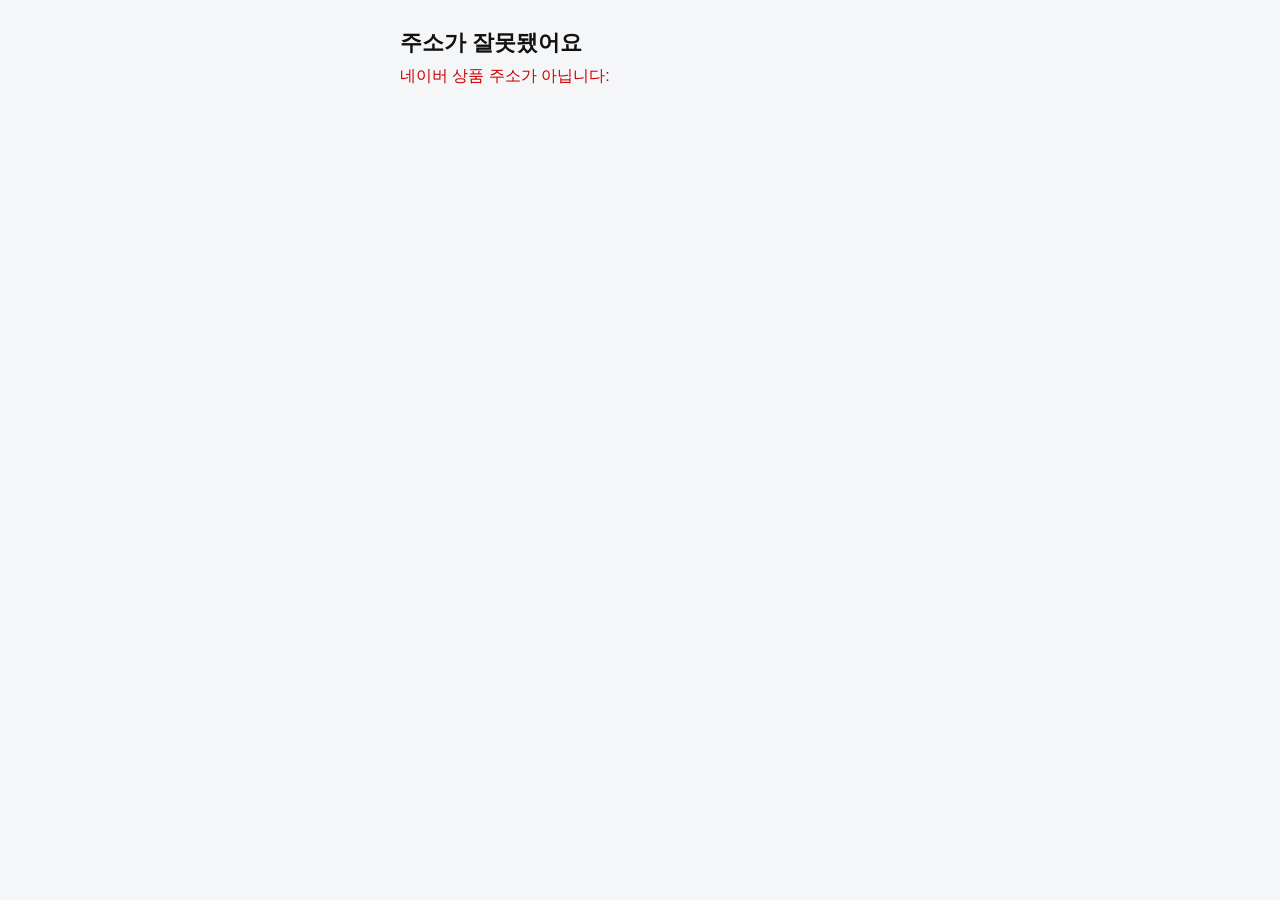
<file: docs/restock.html>
<!doctype html>
<html lang="ko">
<head>
<meta charset="utf-8">
<meta name="viewport" content="width=device-width,initial-scale=1">
<title>재입고 알림</title>
<style>
  body{margin:0;font-family:-apple-system,"Apple SD Gothic Neo","Malgun Gothic",sans-serif;background:#f5f6f8;color:#111}
  .wrap{max-width:480px;margin:0 auto;padding:28px 16px}
  h1{font-size:22px;margin:0 0 6px}
  p{color:#555;margin:0 0 20px;line-height:1.5;word-break:break-all}
  a.btn{display:block;text-align:center;text-decoration:none;font-weight:700;font-size:18px;
        padding:18px;border-radius:12px;margin:0 0 12px}
  .naver{background:#03c75a;color:#fff}
  .ext{background:#fff;color:#111;border:1px solid #ccc}
  .here{background:#fff;color:#555;border:1px solid #ddd;font-size:15px!important}
  .err{color:#c00}
</style>
</head>
<body>
<div class="wrap">
  <h1 id="title">🔔 재입고!</h1>
  <p id="desc">아래 버튼을 누르면 네이버 상품 페이지가 열립니다.</p>
  <a class="btn naver" id="app">네이버 앱으로 열기</a>
  <a class="btn naver" id="whale">웨일로 열기</a>
  <a class="btn ext" id="ext">기본 브라우저로 열기</a>
  <a class="btn here" id="here">여기서 그냥 열기</a>
</div>
<script>
(function () {
  var q = new URLSearchParams(location.search);
  var u = q.get("u") || "";
  var host = "";
  try { host = new URL(u).hostname; } catch (e) {}
  // 네이버 주소만 연다 (아무 주소나 넘기는 통로가 되지 않게)
  if (!/(^|\.)naver\.com$/.test(host)) {
    document.getElementById("title").textContent = "주소가 잘못됐어요";
    document.getElementById("desc").className = "err";
    document.getElementById("desc").textContent = "네이버 상품 주소가 아닙니다: " + u;
    ["app", "whale", "ext", "here"].forEach(function (id) { document.getElementById(id).style.display = "none"; });
    return;
  }
  if (q.get("t")) document.getElementById("title").textContent = q.get("t");

  var ua = navigator.userAgent;
  var android = /Android/i.test(ua);
  var enc = encodeURIComponent(u);
  // 당근 창에서 이미 되는 방식: 안드로이드 intent://주소#Intent;scheme=https;package=앱 (앱이 없으면 웹으로)
  function intent(pkg) {
    return "intent://" + u.replace(/^https?:\/\//, "") + "#Intent;scheme=https;package=" + pkg +
           ";S.browser_fallback_url=" + enc + ";end";
  }
  var appUrl = android ? intent("com.nhn.android.search") : u;
  // 카카오톡 안의 브라우저에서 휴대폰 기본 브라우저로 빼내기
  var extUrl = /KAKAOTALK/i.test(ua) ? "kakaotalk://web/openExternal?url=" + enc : u;

  document.getElementById("app").href = appUrl;
  document.getElementById("whale").href = android ? intent("com.naver.whale") : u;
  document.getElementById("ext").href = extUrl;
  document.getElementById("here").href = u;
  if (!android) {
    document.getElementById("app").style.display = "none";
    document.getElementById("whale").style.display = "none";
  }
})();
</script>
</body>
</html>
</file>
<file: docs/gallerycut/css/style.css>
:root {
  --bg: #1a1a1f;
  --bg2: #222228;
  --bg3: #2a2a31;
  --bg4: #34343c;
  --line: #3a3a43;
  --fg: #ececf1;
  --fg2: #a6a7b2;
  --fg3: #74757f;
  --acc: #00d4c8;
  --acc2: #00b3a9;
  --acc-weak: rgba(0, 212, 200, 0.14);
  --red: #ff3b5c;
  --yellow: #ffd23f;
  --c-video: #3b82f6;
  --c-text: #a855f7;
  --c-sticker: #f59e0b;
  --c-audio: #22c55e;
  --radius: 10px;
  --font: "Noto Sans KR", "Malgun Gothic", "Apple SD Gothic Neo", sans-serif;
  color-scheme: dark;
}
* { box-sizing: border-box; }
html, body { margin: 0; height: 100%; background: var(--bg); color: var(--fg); font-family: var(--font); font-size: 14px; overflow: hidden; }
button, input, select, textarea { font-family: inherit; font-size: inherit; color: inherit; }
button { cursor: pointer; border: 0; background: none; padding: 0; }
button:disabled { opacity: .45; cursor: default; }
.hidden { display: none !important; }
.muted { color: var(--fg2); }
.small { font-size: 12px; }
.ic { display: inline-flex; align-items: center; justify-content: center; line-height: 0; }
kbd { display: inline-block; padding: 1px 6px; border-radius: 5px; background: #111116; border: 1px solid #4a4a55; font-family: var(--font); font-size: 12px; color: var(--fg); }
:focus-visible { outline: 2px solid var(--acc); outline-offset: 2px; }

#app { display: grid; grid-template-columns: minmax(0, 1fr); grid-template-rows: 54px minmax(200px, 1fr) 6px auto; width: 100vw; height: 100vh; height: 100dvh; opacity: 0; transition: opacity .2s; }
#app.ready { opacity: 1; }

/* 위 막대 */
#topbar { display: flex; align-items: center; justify-content: space-between; gap: 12px; padding: 0 12px; background: #141418; border-bottom: 1px solid #2c2c34; }
.tb-left, .tb-mid, .tb-right { display: flex; align-items: center; gap: 10px; min-width: 0; }
.tb-left { flex: 1 1 0; }
.tb-right { flex: 1 1 0; justify-content: flex-end; }
.logo { display: flex; align-items: center; gap: 6px; font-weight: 900; font-size: 19px; color: var(--acc); letter-spacing: -0.5px; flex: none; }
.proj-name { background: transparent; border: 1px solid transparent; border-radius: 8px; padding: 6px 8px; width: 200px; min-width: 80px; color: var(--fg); }
.proj-name:hover:not(:disabled) { border-color: var(--line); }
.proj-name:focus { border-color: var(--acc); outline: none; background: var(--bg2); }
.save-state { font-size: 12px; color: var(--fg3); white-space: nowrap; }
.save-state.error { color: var(--red); }
.mode-seg { display: flex; background: var(--bg3); border-radius: 10px; padding: 3px; }
.mode-btn { display: flex; align-items: center; gap: 6px; padding: 7px 14px; border-radius: 8px; color: var(--fg2); font-weight: 500; }
.mode-btn.on { background: var(--bg4); color: var(--fg); box-shadow: inset 0 0 0 1px #4a4a55; }
.tbtn-ratio { display: flex; align-items: center; gap: 6px; padding: 7px 12px; border-radius: 8px; background: var(--bg3); font-weight: 500; }
.tbtn-ratio:hover:not(:disabled) { background: var(--bg4); }
.ratio-ic { box-sizing: border-box; border: 2px solid var(--fg2); border-radius: 2px; display: inline-block; }
.caret { color: var(--fg3); font-size: 11px; }
.btn-export { display: flex; align-items: center; gap: 8px; padding: 9px 20px; border-radius: 10px; font-weight: 700; font-size: 15px; color: #fff; background: linear-gradient(135deg, #ff3b5c, #ff6a3d); box-shadow: 0 4px 16px rgba(255, 59, 92, .35); }
.btn-export:hover { filter: brightness(1.08); }
.ibtn { display: inline-flex; align-items: center; justify-content: center; gap: 4px; min-width: 36px; height: 36px; padding: 0 6px; border-radius: 8px; color: var(--fg); }
.ibtn:hover { background: var(--bg4); }
.ibtn.on { color: var(--acc); background: var(--acc-weak); }
.ibtn.sm { min-width: 28px; height: 28px; }
.popover { position: fixed; z-index: 200; background: var(--bg3); border: 1px solid var(--line); border-radius: 10px; padding: 6px; box-shadow: 0 10px 30px rgba(0,0,0,.5); display: flex; flex-direction: column; min-width: 220px; }
.pop-item { text-align: left; padding: 10px 12px; border-radius: 8px; }
.pop-item:hover { background: var(--bg4); }
.pop-item.on { color: var(--acc); }

/* 작업 영역 */
#workspace { display: grid; grid-template-columns: 330px minmax(0, 1fr) 320px; min-height: 0; min-width: 0; }
#left, #right { background: var(--bg2); min-height: 0; display: flex; flex-direction: column; overflow: hidden; }
#left { border-right: 1px solid #2c2c34; }
#right { border-left: 1px solid #2c2c34; }
#center { display: flex; flex-direction: column; min-width: 0; min-height: 0; background: #121216; }
.sheet-close { display: none; }

/* 왼쪽 패널 */
.lp-tabs { display: flex; gap: 2px; padding: 6px; border-bottom: 1px solid #2c2c34; flex: none; overflow-x: auto; }
.lp-tab { flex: 1 0 auto; display: flex; flex-direction: column; align-items: center; gap: 3px; padding: 7px 4px; border-radius: 8px; color: var(--fg2); font-size: 12px; min-width: 48px; }
.lp-tab:hover { background: var(--bg3); color: var(--fg); }
.lp-tab.on { color: var(--acc); background: var(--acc-weak); }
.lp-body { flex: 1; overflow-y: auto; padding: 12px; }
.lp-sub { margin: 14px 2px 8px; color: var(--fg2); font-size: 12px; font-weight: 700; }
.import-box { width: 100%; display: flex; flex-direction: column; align-items: center; gap: 6px; padding: 22px 12px; border: 2px dashed #4a4a55; border-radius: 14px; background: rgba(0, 212, 200, 0.04); transition: .15s; }
.import-box:hover { border-color: var(--acc); background: var(--acc-weak); }
.import-box.busy { opacity: .6; pointer-events: none; }
.import-box.small { padding: 14px; flex-direction: row; justify-content: center; }
.import-plus { width: 46px; height: 46px; border-radius: 50%; display: flex; align-items: center; justify-content: center; font-size: 28px; font-weight: 700; color: #071b1a; background: var(--acc); }
.import-box.small .import-plus { width: 34px; height: 34px; font-size: 20px; }
.import-title { font-weight: 700; font-size: 15px; }
.import-sub { font-size: 12px; color: var(--fg2); text-align: center; line-height: 1.5; }
.wide-btn { width: 100%; margin-top: 10px; display: flex; align-items: center; justify-content: center; gap: 8px; padding: 11px; border-radius: 10px; background: var(--bg3); font-weight: 500; }
.wide-btn:hover { background: var(--bg4); }
.empty-note { color: var(--fg2); font-size: 13px; line-height: 1.6; margin: 12px 2px; }
.media-grid { display: grid; grid-template-columns: repeat(auto-fill, minmax(88px, 1fr)); gap: 8px; margin-top: 12px; }
.media-card { position: relative; border-radius: 9px; overflow: hidden; background: var(--bg3); cursor: pointer; touch-action: none; user-select: none; text-align: left; }
.media-card:hover { box-shadow: 0 0 0 2px var(--acc); }
.mc-thumb { display: block; width: 100%; aspect-ratio: 1; object-fit: cover; background: #111; pointer-events: none; }
.mc-thumb.audio { display: flex; align-items: center; justify-content: center; color: var(--c-audio); background: #14241a; }
.mc-kind { position: absolute; left: 5px; top: 5px; background: rgba(0,0,0,.6); border-radius: 5px; padding: 3px; }
.mc-dur { position: absolute; right: 5px; top: 5px; background: rgba(0,0,0,.65); border-radius: 5px; padding: 1px 5px; font-size: 11px; }
.mc-add { position: absolute; right: 6px; bottom: 30px; width: 26px; height: 26px; border-radius: 50%; background: var(--acc); color: #071b1a; display: flex; align-items: center; justify-content: center; opacity: 0; transition: .15s; }
.media-card:hover .mc-add { opacity: 1; }
.mc-del { position: absolute; left: 5px; bottom: 30px; width: 22px; height: 22px; border-radius: 50%; background: rgba(0,0,0,.7); display: flex; align-items: center; justify-content: center; opacity: 0; }
.media-card:hover .mc-del { opacity: 1; }
.mc-del:hover { background: var(--red); }
.mc-name { padding: 5px 7px; font-size: 11px; color: var(--fg2); white-space: nowrap; overflow: hidden; text-overflow: ellipsis; }
.preset-grid { display: grid; grid-template-columns: 1fr 1fr; gap: 8px; }
.preset-tile { background: #0f0f13; border-radius: 9px; overflow: hidden; cursor: pointer; touch-action: none; user-select: none; border: 1px solid #2c2c34; }
.preset-tile:hover { border-color: var(--acc); }
.preset-tile canvas { display: block; width: 100%; height: auto; background: repeating-conic-gradient(#202027 0 25%, #18181d 0 50%) 0 0 / 16px 16px; }
.preset-tile span { display: block; font-size: 12px; padding: 5px 7px; color: var(--fg2); }
.sticker-grid { display: grid; grid-template-columns: repeat(auto-fill, minmax(46px, 1fr)); gap: 4px; }
.sticker-btn { font-size: 28px; height: 50px; border-radius: 8px; font-family: "Segoe UI Emoji", "Apple Color Emoji", "Noto Color Emoji", sans-serif; touch-action: none; user-select: none; }
.sticker-btn:hover { background: var(--bg4); transform: scale(1.08); }
.ghost-emoji { font-size: 40px; }
.trans-grid, .filter-grid { display: grid; grid-template-columns: repeat(auto-fill, minmax(84px, 1fr)); gap: 8px; }
.trans-tile { cursor: pointer; text-align: center; font-size: 12px; color: var(--fg2); touch-action: none; user-select: none; }
.trans-tile:hover .tp { box-shadow: 0 0 0 2px var(--acc); }
.tp { position: relative; height: 56px; border-radius: 8px; overflow: hidden; background: #111; margin-bottom: 4px; }
.tp i { position: absolute; inset: 0; }
.tp .a { background: linear-gradient(135deg, #00d4c8, #0b6e8a); }
.tp .b { background: linear-gradient(135deg, #ff6a8a, #b03ad1); }
.trans-tile:hover .tp-dissolve .b { animation: tFade 1.2s infinite alternate; }
.tp-dissolve .b, .tp-black .b, .tp-white .b, .tp-zoom .b, .tp-blur .b { opacity: 0; }
.trans-tile:hover .tp-black .b { animation: tFade 1.2s infinite alternate steps(2); }
.tp-black { background: #000; }
.tp-white::after { content: ""; position: absolute; inset: 0; background: #fff; opacity: .5; }
.tp-pushL .b { transform: translateX(50%); }
.trans-tile:hover .tp-pushL .b { animation: tPushL 1.2s infinite alternate; }
.tp-pushR .b { transform: translateX(-50%); }
.trans-tile:hover .tp-pushR .b { animation: tPushR 1.2s infinite alternate; }
.tp-pushU .b { transform: translateY(50%); }
.trans-tile:hover .tp-pushU .b { animation: tPushU 1.2s infinite alternate; }
.tp-pushD .b { transform: translateY(-50%); }
.trans-tile:hover .tp-pushD .b { animation: tPushD 1.2s infinite alternate; }
.tp-zoom .a { transform: scale(1.3); }
.trans-tile:hover .tp-zoom .b { animation: tFade 1.2s infinite alternate; }
.tp-wipe .b { clip-path: inset(0 50% 0 0); }
.trans-tile:hover .tp-wipe .b { animation: tWipe 1.2s infinite alternate; }
.tp-blur .a { filter: blur(3px); }
.trans-tile:hover .tp-blur .b { animation: tFade 1.2s infinite alternate; }
@keyframes tFade { from { opacity: 0; } to { opacity: 1; } }
@keyframes tPushL { from { transform: translateX(100%); } to { transform: translateX(0); } }
@keyframes tPushR { from { transform: translateX(-100%); } to { transform: translateX(0); } }
@keyframes tPushU { from { transform: translateY(100%); } to { transform: translateY(0); } }
@keyframes tPushD { from { transform: translateY(-100%); } to { transform: translateY(0); } }
@keyframes tWipe { from { clip-path: inset(0 100% 0 0); } to { clip-path: inset(0 0 0 0); } }
.filter-tile { display: flex; flex-direction: column; gap: 4px; align-items: stretch; font-size: 12px; color: var(--fg2); }
.filter-tile canvas { width: 100%; aspect-ratio: 1; border-radius: 8px; display: block; }
.filter-tile:hover canvas { box-shadow: 0 0 0 2px var(--fg3); }
.filter-tile.on canvas { box-shadow: 0 0 0 2px var(--acc); }
.filter-tile.on { color: var(--acc); }

/* 미리보기 */
.pv-stage { flex: 1; min-height: 0; display: flex; align-items: center; justify-content: center; position: relative; background: #121216; }
.pv-stage:fullscreen { background: #000; }
.pv-box { position: relative; box-shadow: 0 0 0 1px #2c2c34, 0 6px 30px rgba(0,0,0,.4); background: #000; }
.pv-canvas { display: block; }
.pv-overlay { position: absolute; inset: 0; touch-action: none; }
.pv-empty { position: absolute; inset: 0; display: flex; flex-direction: column; align-items: center; justify-content: center; gap: 8px; color: var(--fg2); text-align: center; pointer-events: none; padding: 16px; }
.pv-empty-icon { color: var(--acc); opacity: .8; }
.sel-box { position: absolute; border: 2px solid var(--acc); box-shadow: 0 0 0 1px rgba(0,0,0,.5); cursor: move; touch-action: none; }
.sel-box.locked { border-style: dashed; border-color: var(--fg3); }
.sel-box.locked .hd, .sel-box.locked .hd-rot-line { display: none; }
.hd { position: absolute; width: 16px; height: 16px; background: #fff; border: 2px solid var(--acc); border-radius: 50%; touch-action: none; }
.hd.nw { left: -9px; top: -9px; cursor: nwse-resize; }
.hd.ne { right: -9px; top: -9px; cursor: nesw-resize; }
.hd.sw { left: -9px; bottom: -9px; cursor: nesw-resize; }
.hd.se { right: -9px; bottom: -9px; cursor: nwse-resize; }
.hd.rot { left: 50%; top: -42px; width: 26px; height: 26px; margin-left: -13px; display: flex; align-items: center; justify-content: center; color: #071b1a; background: var(--acc); border-color: #fff; cursor: grab; }
.hd-rot-line { position: absolute; left: 50%; top: -18px; width: 2px; height: 16px; background: var(--acc); }
.guide { position: absolute; background: var(--yellow); pointer-events: none; z-index: 3; }
.guide.v { left: 50%; top: 0; bottom: 0; width: 1px; }
.guide.h { top: 50%; left: 0; right: 0; height: 1px; }
.pv-editor { position: absolute; transform: translate(-50%, -50%); z-index: 5; background: rgba(0,0,0,.55); border: 2px solid var(--acc); border-radius: 6px; padding: 6px; resize: none; overflow: hidden; outline: none; }
.pv-ctrls { display: grid; grid-template-columns: 1fr auto 1fr; align-items: center; padding: 6px 12px; border-top: 1px solid #2c2c34; background: var(--bg2); flex: none; }
.tc { font-variant-numeric: tabular-nums; font-size: 13px; }
.tc-cur { color: var(--acc); font-weight: 700; }
.pv-ctrl-mid { display: flex; align-items: center; gap: 6px; }
.pv-ctrl-right { display: flex; justify-content: flex-end; gap: 4px; }
.btn-play { width: 44px; height: 44px; border-radius: 50%; background: var(--fg); color: #111; display: flex; align-items: center; justify-content: center; }
.btn-play:hover { background: var(--acc); }

/* 오른쪽 속성 */
.rp-head { flex: none; border-bottom: 1px solid #2c2c34; }
.rp-title { display: flex; align-items: center; gap: 8px; padding: 12px 12px 8px; font-weight: 700; font-size: 15px; }
.rp-title > span:first-of-type { flex: 1; }
.rp-tabs { display: flex; flex-wrap: wrap; gap: 4px; padding: 4px 10px 10px; }
.rp-tab { padding: 6px 10px; border-radius: 8px; color: var(--fg2); background: var(--bg3); font-size: 13px; }
.rp-tab:hover { color: var(--fg); }
.rp-tab.on { color: #071b1a; background: var(--acc); font-weight: 700; }
.rp-body { flex: 1; overflow-y: auto; padding: 4px 12px 24px; }
.rp-content.disabled { opacity: .5; pointer-events: none; }
.psec { padding: 12px 0; border-bottom: 1px solid #2c2c34; }
.psec-title { font-size: 12px; font-weight: 700; color: var(--fg2); margin-bottom: 8px; }
.prow { display: flex; align-items: center; gap: 10px; margin: 8px 0; min-height: 32px; }
.plabel { width: 72px; flex: none; color: var(--fg2); font-size: 13px; }
.pctrl { flex: 1; display: flex; align-items: center; gap: 8px; min-width: 0; }
.pctrl.slider .rng { flex: 1; }
.num { width: 58px; background: var(--bg3); border: 1px solid var(--line); border-radius: 6px; padding: 5px 6px; text-align: right; }
.unit { color: var(--fg3); font-size: 12px; width: 16px; }
.rng { -webkit-appearance: none; appearance: none; height: 22px; background: transparent; min-width: 60px; cursor: pointer; --a: 0%; --b: 0%; }
.rng::-webkit-slider-runnable-track { height: 4px; border-radius: 2px; background: linear-gradient(to right, #44444e var(--a), var(--acc) var(--a), var(--acc) var(--b), #44444e var(--b)); }
.rng::-webkit-slider-thumb { -webkit-appearance: none; width: 16px; height: 16px; margin-top: -6px; border-radius: 50%; background: #fff; box-shadow: 0 0 0 2px var(--acc); }
.rng::-moz-range-track { height: 4px; border-radius: 2px; background: linear-gradient(to right, #44444e var(--a), var(--acc) var(--a), var(--acc) var(--b), #44444e var(--b)); }
.rng::-moz-range-thumb { width: 14px; height: 14px; border-radius: 50%; background: #fff; border: 2px solid var(--acc); }
.rng.center::-webkit-slider-runnable-track { background: linear-gradient(to right, #44444e var(--a), var(--acc) var(--a), var(--acc) var(--b), #44444e var(--b)), linear-gradient(#888, #888) center / 2px 100% no-repeat; }
.seg { display: flex; flex-wrap: wrap; background: var(--bg3); border-radius: 9px; padding: 3px; gap: 2px; }
.seg-btn { flex: 1; padding: 7px 8px; border-radius: 7px; color: var(--fg2); font-size: 13px; white-space: nowrap; }
.seg-btn.on { background: var(--bg4); color: var(--acc); font-weight: 700; box-shadow: inset 0 0 0 1px #4a4a55; }
.btn-row { display: flex; flex-wrap: wrap; gap: 6px; margin-top: 8px; }
.pbtn { display: inline-flex; align-items: center; justify-content: center; gap: 6px; padding: 9px 12px; border-radius: 9px; background: var(--bg3); font-size: 13px; font-weight: 500; }
.pbtn:hover { background: var(--bg4); }
.pbtn.on { color: var(--acc); box-shadow: inset 0 0 0 1px var(--acc); }
.pbtn.primary { background: var(--acc); color: #071b1a; font-weight: 700; }
.pbtn.primary:hover { background: #2ee6db; }
.pbtn.danger:hover { background: var(--red); color: #fff; }
.pbtn.big { padding: 12px 22px; font-size: 15px; }
.pbtn.compare.on { background: var(--yellow); color: #111; }
.chip-grid { display: flex; flex-wrap: wrap; gap: 6px; }
.chip { padding: 7px 11px; border-radius: 18px; background: var(--bg3); font-size: 13px; color: var(--fg2); }
.chip:hover { color: var(--fg); background: var(--bg4); }
.chip.on { background: var(--acc-weak); color: var(--acc); box-shadow: inset 0 0 0 1px var(--acc); }
.color { width: 40px; height: 30px; padding: 0; border: 1px solid var(--line); border-radius: 6px; background: none; cursor: pointer; }
.swatches { display: flex; flex-wrap: wrap; gap: 6px; align-items: center; }
.swatch { width: 28px; height: 28px; border-radius: 50%; box-shadow: inset 0 0 0 1px rgba(255,255,255,.2); }
.swatch.on { box-shadow: 0 0 0 2px var(--acc); }
.toggle { display: flex; align-items: center; gap: 10px; cursor: pointer; margin: 6px 0; }
.toggle input { position: absolute; opacity: 0; width: 1px; height: 1px; }
.tg { width: 38px; height: 22px; border-radius: 11px; background: #4a4a55; position: relative; transition: .15s; flex: none; }
.tg::after { content: ""; position: absolute; left: 3px; top: 3px; width: 16px; height: 16px; border-radius: 50%; background: #fff; transition: .15s; }
.toggle input:checked + .tg { background: var(--acc); }
.toggle input:checked + .tg::after { left: 19px; }
.toggle input:focus-visible + .tg { outline: 2px solid var(--acc); outline-offset: 2px; }
.sel, .tinput, .ptext { width: 100%; background: var(--bg3); border: 1px solid var(--line); border-radius: 8px; padding: 8px 10px; }
.ptext { resize: vertical; min-height: 70px; line-height: 1.5; }
.sel:focus, .tinput:focus, .ptext:focus { border-color: var(--acc); outline: none; }
.note { color: var(--fg2); font-size: 12px; line-height: 1.6; margin: 8px 0; }
.warn-note { display: flex; gap: 8px; align-items: flex-start; color: var(--yellow); background: rgba(255,210,63,.08); border-radius: 8px; padding: 8px 10px; font-size: 12px; margin: 10px 0; line-height: 1.5; }
.aspect-grid { display: grid; grid-template-columns: repeat(5, 1fr); gap: 6px; }
.aspect-btn { display: flex; flex-direction: column; align-items: center; justify-content: flex-end; gap: 6px; padding: 8px 2px; border-radius: 9px; background: var(--bg3); font-size: 12px; color: var(--fg2); min-height: 72px; }
.aspect-btn i { display: block; border: 2px solid currentColor; border-radius: 3px; }
.aspect-btn.on { color: var(--acc); box-shadow: inset 0 0 0 1px var(--acc); }
.anim-grid { display: grid; grid-template-columns: repeat(3, 1fr); gap: 6px; margin: 12px 0; }
.anim-tile { display: flex; flex-direction: column; align-items: center; gap: 6px; padding: 10px 4px; border-radius: 9px; background: var(--bg3); font-size: 12px; color: var(--fg2); }
.anim-tile.on { color: var(--acc); box-shadow: inset 0 0 0 1px var(--acc); }
.anim-ic { width: 22px; height: 22px; border-radius: 5px; background: linear-gradient(135deg, var(--acc), #3b82f6); }
.anim-ic.a-none { background: none; border: 2px dashed var(--fg3); }
.anim-tile:hover .a-fade { animation: tFade .8s infinite alternate; }
.anim-tile:hover .a-zoomIn { animation: aZoomIn .8s infinite alternate; }
.anim-tile:hover .a-zoomOut { animation: aZoomOut .8s infinite alternate; }
.anim-tile:hover .a-slideL { animation: aSlideL .8s infinite alternate; }
.anim-tile:hover .a-slideR { animation: aSlideR .8s infinite alternate; }
.anim-tile:hover .a-slideB { animation: aSlideB .8s infinite alternate; }
.anim-tile:hover .a-pop { animation: aPop .8s infinite; }
.anim-tile:hover .a-shake { animation: aShake .4s infinite; }
.anim-tile:hover .a-type { animation: aType .9s infinite steps(4); }
@keyframes aZoomIn { from { transform: scale(.3); } to { transform: scale(1); } }
@keyframes aZoomOut { from { transform: scale(1.6); } to { transform: scale(1); } }
@keyframes aSlideL { from { transform: translateX(-14px); } to { transform: none; } }
@keyframes aSlideR { from { transform: translateX(14px); } to { transform: none; } }
@keyframes aSlideB { from { transform: translateY(12px); } to { transform: none; } }
@keyframes aPop { 0% { transform: scale(0); } 70% { transform: scale(1.25); } 100% { transform: scale(1); } }
@keyframes aShake { 0%,100% { transform: rotate(0); } 25% { transform: rotate(-14deg); } 75% { transform: rotate(14deg); } }
@keyframes aType { from { clip-path: inset(0 100% 0 0); } to { clip-path: inset(0 0 0 0); } }

/* 아래: 타임라인 */
#resizer { cursor: row-resize; background: #141418; border-top: 1px solid #2c2c34; touch-action: none; }
#resizer:hover { background: var(--acc-weak); }
#bottom { height: 290px; min-height: 140px; min-width: 0; overflow: hidden; display: flex; flex-direction: column; background: var(--bg2); }
#timeline { flex: 1; min-height: 0; min-width: 0; display: flex; flex-direction: column; }
#timeline.drop-ready .tl-lane { background-color: rgba(0, 212, 200, .05); }
#photobar { display: none; }
body.photo-mode #timeline { display: none; }
body.photo-mode #photobar { display: flex; flex: 1; align-items: center; justify-content: center; }
body.photo-mode #bottom { height: auto !important; min-height: 0; }
body.photo-mode #resizer { pointer-events: none; }
.tl-toolbar { display: flex; align-items: center; justify-content: space-between; gap: 8px; padding: 4px 8px; border-bottom: 1px solid #2c2c34; flex: none; overflow-x: auto; }
.tl-tools, .tl-zoom { display: flex; align-items: center; gap: 2px; }
.sep { width: 1px; height: 22px; background: var(--line); margin: 0 6px; flex: none; }
.ibtn.rec { padding: 0 10px; }
.ibtn.rec .lbl { font-size: 12px; }
.ibtn.rec.recording { color: #fff; background: var(--red); animation: blink 1s infinite; }
@keyframes blink { 50% { opacity: .6; } }
.zoom-slider { width: 120px; }
.zoom-slider { -webkit-appearance: none; appearance: none; height: 20px; background: transparent; }
.zoom-slider::-webkit-slider-runnable-track { height: 3px; background: #4a4a55; border-radius: 2px; }
.zoom-slider::-webkit-slider-thumb { -webkit-appearance: none; width: 14px; height: 14px; margin-top: -5.5px; border-radius: 50%; background: var(--fg); }
.tl-scroll { flex: 1; min-height: 0; min-width: 0; width: 100%; overflow: auto; position: relative; }
.tl-inner { position: relative; min-height: 100%; }
.tl-row { display: flex; position: relative; border-bottom: 1px solid #26262d; }
.tl-ruler-row { position: sticky; top: 0; z-index: 6; height: 26px; background: #1c1c21; border-bottom: 1px solid #2c2c34; }
.tl-ruler { position: sticky; left: 132px; display: block; cursor: pointer; touch-action: none; }
.tl-head { position: sticky; left: 0; z-index: 8; width: 132px; flex: none; background: #1f1f25; border-right: 1px solid #2c2c34; display: flex; flex-direction: column; justify-content: center; gap: 2px; padding: 2px 6px; }
.tl-head.corner { z-index: 9; background: #1c1c21; }
.tl-head-name { display: flex; align-items: center; gap: 5px; font-size: 12px; font-weight: 500; color: var(--fg2); white-space: nowrap; }
.tl-head.k-main .tl-head-name { color: var(--fg); }
.mag-dot { width: 7px; height: 7px; border-radius: 50%; background: #3b82f6; box-shadow: 0 0 6px #3b82f6; }
.tl-head-btns { display: flex; gap: 1px; }
.tbtn { width: 24px; height: 22px; border-radius: 5px; color: var(--fg3); display: inline-flex; align-items: center; justify-content: center; }
.tbtn:hover { color: var(--fg); background: var(--bg4); }
.tbtn.act { color: var(--yellow); }
.tl-head.k-main, .tl-head.k-overlay, .tl-head.k-audio, .tl-head.k-text { flex-direction: row; align-items: center; justify-content: space-between; }
.tl-lane { position: relative; flex: none; touch-action: none; }
.tl-lane.k-main { background: rgba(59,130,246,.05); }
.tl-lane.locked { background-image: repeating-linear-gradient(45deg, transparent 0 8px, rgba(255,255,255,.03) 8px 16px); }
.tl-lane.dim .tl-clip { opacity: .4; }
.lane-hint { position: absolute; left: 12px; top: 50%; transform: translateY(-50%); color: var(--fg3); font-size: 12px; pointer-events: none; }
.tl-clip { position: absolute; top: 3px; bottom: 3px; border-radius: 6px; overflow: hidden; cursor: grab; user-select: none; touch-action: none; box-shadow: inset 0 0 0 1px rgba(255,255,255,.12); }
.tl-clip.t-video, .tl-clip.t-image { background: #23426e; }
.tl-clip.t-text { background: #5b2c86; }
.tl-clip.t-sticker { background: #8a5a0e; }
.tl-clip.t-audio { background: #165c33; }
.tl-clip.sel { box-shadow: inset 0 0 0 2px #fff, 0 0 0 1px var(--acc); z-index: 2; }
.tl-clip.off { opacity: .35; filter: grayscale(1); }
.tl-clip.missing { background: #5a1c25; }
.tl-clip.dragging { opacity: .85; z-index: 5; cursor: grabbing; box-shadow: 0 6px 18px rgba(0,0,0,.6), inset 0 0 0 2px var(--acc); }
.tl-cv { position: absolute; inset: 0; width: 100%; height: 100%; opacity: .85; pointer-events: none; }
.tl-clip-label { position: absolute; left: 0; right: 0; top: 0; display: flex; align-items: center; gap: 4px; padding: 2px 6px; font-size: 11px; white-space: nowrap; overflow: hidden; background: linear-gradient(rgba(0,0,0,.55), transparent); pointer-events: none; text-shadow: 0 1px 2px #000; }
.tl-clip-label .nm { overflow: hidden; text-overflow: ellipsis; flex: 0 1 auto; }
.tl-clip-label .dur { color: #d0d6e0; opacity: .8; }
.badge { display: inline-flex; align-items: center; background: rgba(0,0,0,.55); border-radius: 4px; padding: 0 4px; font-size: 10px; }
.tl-h { position: absolute; top: 0; bottom: 0; width: 10px; cursor: ew-resize; z-index: 3; touch-action: none; }
.tl-h.l { left: 0; }
.tl-h.r { right: 0; }
.tl-clip.sel .tl-h, .tl-clip:hover .tl-h { background: rgba(255,255,255,.85); }
.tl-clip.sel .tl-h::after, .tl-clip:hover .tl-h::after { content: ""; position: absolute; left: 4px; top: 30%; bottom: 30%; width: 2px; background: #333; border-radius: 1px; }
.tl-trans { position: absolute; top: 50%; margin-top: -9px; width: 18px; height: 18px; margin-left: 2px; border-radius: 6px; background: #fff; color: #222; z-index: 4; display: flex; align-items: center; justify-content: center; box-shadow: 0 1px 4px rgba(0,0,0,.6); opacity: .75; }
.tl-trans:hover { opacity: 1; transform: scale(1.15); }
.tl-trans.has { background: var(--acc); color: #071b1a; opacity: 1; }
.tl-trans.sel { box-shadow: 0 0 0 2px #fff, 0 0 10px var(--acc); }
.tl-playhead { position: absolute; top: 0; bottom: 0; width: 2px; margin-left: -1px; background: #fff; z-index: 7; pointer-events: none; }
.ph-knob { position: sticky; top: 0; width: 14px; height: 18px; margin-left: -6px; background: #fff; clip-path: polygon(0 0, 100% 0, 100% 60%, 50% 100%, 0 60%); pointer-events: auto; cursor: ew-resize; touch-action: none; }
.tl-snapline { position: absolute; top: 26px; bottom: 0; width: 1px; background: var(--yellow); z-index: 7; pointer-events: none; box-shadow: 0 0 4px var(--yellow); }
.tl-insertline { position: absolute; width: 3px; margin-left: -1.5px; background: #3b82f6; z-index: 7; pointer-events: none; box-shadow: 0 0 8px #3b82f6; }

/* 사진 모드 도구줄 */
.pbar { display: flex; align-items: center; gap: 4px; padding: 8px; flex-wrap: wrap; justify-content: center; }
.pbar-btn { display: flex; flex-direction: column; align-items: center; gap: 4px; padding: 8px 10px; border-radius: 9px; font-size: 12px; color: var(--fg2); min-width: 70px; }
.pbar-btn:hover { background: var(--bg4); color: var(--fg); }

/* 모달 */
.modal-back { position: fixed; inset: 0; z-index: 300; background: rgba(0,0,0,.6); display: flex; align-items: center; justify-content: center; padding: 16px; }
.modal { background: var(--bg2); border: 1px solid var(--line); border-radius: 14px; box-shadow: 0 20px 60px rgba(0,0,0,.6); padding: 16px; max-width: 100%; max-height: 100%; overflow: auto; display: flex; flex-direction: column; gap: 12px; }
.modal-head { display: flex; align-items: center; gap: 8px; font-size: 16px; }
.modal-head b { font-size: 17px; }
.modal-head .ibtn { margin-left: auto; }
.modal-foot { display: flex; justify-content: flex-end; gap: 8px; flex-wrap: wrap; }
.ex-modal { width: 520px; }
.ex-opts .plabel { width: 80px; }
.pbar-track { height: 12px; background: var(--bg4); border-radius: 6px; overflow: hidden; }
.pbar-fill { height: 100%; width: 0; background: linear-gradient(90deg, var(--acc), #3b82f6); transition: width .2s; }
.ex-status { margin-top: 10px; font-weight: 500; }
.ex-eta { font-size: 12px; margin-top: 4px; }
.ex-result { display: flex; flex-direction: column; gap: 10px; align-items: center; }
.ex-video { width: 100%; max-height: 50vh; background: #000; border-radius: 10px; }
.ex-info { font-size: 12px; color: var(--fg2); text-align: center; word-break: break-all; }
.keys-modal { width: 560px; }
.keys { width: 100%; border-collapse: collapse; }
.keys td { padding: 7px 6px; border-bottom: 1px solid #2c2c34; font-size: 13px; }
.keys td:first-child { white-space: nowrap; width: 46%; }
.crop-modal { align-items: center; }
.crop-stage { position: relative; touch-action: none; user-select: none; }
.crop-cv { display: block; }
.crop-rect { position: absolute; border: 2px solid #fff; box-shadow: 0 0 0 9999px rgba(0,0,0,.55); cursor: move; touch-action: none; }
.crop-grid { position: absolute; inset: 0; pointer-events: none; background:
  linear-gradient(to right, transparent 33%, rgba(255,255,255,.35) 33%, rgba(255,255,255,.35) calc(33% + 1px), transparent calc(33% + 1px), transparent 66%, rgba(255,255,255,.35) 66%, rgba(255,255,255,.35) calc(66% + 1px), transparent calc(66% + 1px)),
  linear-gradient(to bottom, transparent 33%, rgba(255,255,255,.35) 33%, rgba(255,255,255,.35) calc(33% + 1px), transparent calc(33% + 1px), transparent 66%, rgba(255,255,255,.35) 66%, rgba(255,255,255,.35) calc(66% + 1px), transparent calc(66% + 1px)); }
.ch { position: absolute; width: 18px; height: 18px; background: #fff; border-radius: 3px; z-index: 2; }
.ch.nw { left: -9px; top: -9px; cursor: nwse-resize; } .ch.ne { right: -9px; top: -9px; cursor: nesw-resize; }
.ch.sw { left: -9px; bottom: -9px; cursor: nesw-resize; } .ch.se { right: -9px; bottom: -9px; cursor: nwse-resize; }
.ch.n { left: 50%; top: -6px; margin-left: -12px; width: 24px; height: 8px; cursor: ns-resize; } .ch.s { left: 50%; bottom: -6px; margin-left: -12px; width: 24px; height: 8px; cursor: ns-resize; }
.ch.w { top: 50%; left: -6px; margin-top: -12px; width: 8px; height: 24px; cursor: ew-resize; } .ch.e { top: 50%; right: -6px; margin-top: -12px; width: 8px; height: 24px; cursor: ew-resize; }

/* 알림·툴팁·끌기 */
#toasts { position: fixed; left: 50%; top: 64px; transform: translateX(-50%); z-index: 400; display: flex; flex-direction: column; gap: 6px; align-items: center; pointer-events: none; }
.toast { pointer-events: auto; display: flex; align-items: center; gap: 10px; background: rgba(40,40,48,.97); border: 1px solid #4a4a55; color: var(--fg); padding: 10px 16px; border-radius: 22px; box-shadow: 0 6px 20px rgba(0,0,0,.5); font-size: 14px; animation: toastIn .2s; max-width: 90vw; }
.toast.err { border-color: var(--red); }
.toast.out { opacity: 0; transform: translateY(6px); transition: .35s; }
.toast-hint { font-size: 12px; color: var(--fg3); }
.toast-act { color: var(--acc); font-weight: 700; }
@keyframes toastIn { from { opacity: 0; transform: translateY(8px); } }
#tip { position: fixed; z-index: 500; pointer-events: none; background: #f2f2f5; color: #18181c; padding: 6px 10px; border-radius: 7px; font-size: 12px; display: none; align-items: center; gap: 8px; max-width: 300px; box-shadow: 0 4px 14px rgba(0,0,0,.4); line-height: 1.4; }
#tip.show { display: flex; }
#tip kbd { background: #fff; color: #333; border-color: #bbb; }
.drag-ghost { position: fixed; z-index: 600; pointer-events: none; transform: translate(-50%, -50%) scale(.9); background: var(--bg3); border: 2px solid var(--acc); border-radius: 10px; padding: 6px 10px; box-shadow: 0 10px 30px rgba(0,0,0,.6); opacity: .92; }
.drag-ghost img { width: 72px; height: 72px; object-fit: cover; display: block; border-radius: 6px; }
body.dragging-item, body.dragging-item * { cursor: grabbing !important; }
#drop-overlay { position: fixed; inset: 0; z-index: 700; display: none; align-items: center; justify-content: center; background: rgba(0, 30, 29, .75); border: 4px dashed var(--acc); pointer-events: none; }
#drop-overlay.show { display: flex; }
.drop-msg { display: flex; flex-direction: column; align-items: center; gap: 10px; font-size: 22px; }
.drop-msg span:last-child { font-size: 15px; color: var(--fg2); }
.drop-plus { width: 80px; height: 80px; border-radius: 50%; background: var(--acc); color: #071b1a; font-size: 50px; display: flex; align-items: center; justify-content: center; }
#media-holder { position: fixed; left: -10px; top: -10px; width: 2px; height: 2px; overflow: hidden; opacity: 0; pointer-events: none; }
#media-holder video, #media-holder audio { width: 2px; height: 2px; }

/* 첫 안내 */
.tour { position: fixed; inset: 0; z-index: 800; }
.tour-hole { position: fixed; border-radius: 12px; box-shadow: 0 0 0 9999px rgba(0,0,0,.65); border: 2px solid var(--acc); transition: all .25s; pointer-events: none; }
.tour-card { position: fixed; background: var(--bg2); border: 1px solid var(--acc); border-radius: 14px; padding: 16px; box-shadow: 0 16px 40px rgba(0,0,0,.6); transition: all .25s; }
.tour-card b { font-size: 17px; display: block; margin: 4px 0 6px; }
.tour-card p { margin: 0 0 12px; line-height: 1.6; color: var(--fg2); }
.tour-step { font-size: 12px; color: var(--acc); font-weight: 700; }
.tour-never { display: flex; align-items: center; gap: 6px; font-size: 13px; color: var(--fg2); margin-bottom: 12px; cursor: pointer; }
.tour-btns { display: flex; justify-content: flex-end; gap: 8px; }

#mobilebar { display: none; }

/* 좁은 화면(900px 이하): 미리보기 위 · 타임라인 아래 · 패널은 아래 시트 */
@media (max-width: 900px) {
  body:not(.m) #app { grid-template-rows: auto minmax(180px, 1fr) 6px auto 58px; }
  body:not(.m) #topbar { flex-wrap: wrap; height: auto; padding: 6px 8px; gap: 6px; }
  body:not(.m) .tb-left { flex: 1 1 auto; }
  body:not(.m) .tb-mid { order: 3; width: 100%; justify-content: center; }
  body:not(.m) .proj-name { width: 120px; }
  body:not(.m) .save-state { display: none; }
  body:not(.m) .btn-export { padding: 8px 12px; font-size: 14px; }
  body:not(.m) #workspace { grid-template-columns: 1fr; }
  body:not(.m) #left, body:not(.m) #right { position: fixed; left: 0; right: 0; bottom: 58px; height: 55vh; z-index: 150; border-radius: 16px 16px 0 0; border: 1px solid var(--line); transform: translateY(calc(100% + 90px)); transition: transform .25s; visibility: hidden; box-shadow: 0 -10px 30px rgba(0,0,0,.5); }
  body:not(.m) #left.sheet-open, body:not(.m) #right.sheet-open { transform: none; visibility: visible; }
  body:not(.m) .sheet-close { display: flex; align-self: flex-end; margin: 6px 8px -4px; width: 34px; height: 34px; align-items: center; justify-content: center; border-radius: 50%; background: var(--bg3); flex: none; }
  body:not(.m) #bottom { height: 230px; }
  body:not(.m) .tl-head { width: 96px; }
  body:not(.m) .tl-ruler { left: 96px; }
  body:not(.m) .tl-toolbar .lbl { display: none; }
  body:not(.m) .zoom-slider { width: 70px; }
  body:not(.m) #mobilebar { display: flex; justify-content: space-around; align-items: center; background: #141418; border-top: 1px solid #2c2c34; }
  body:not(.m) #mobilebar button { display: flex; flex-direction: column; align-items: center; gap: 2px; font-size: 11px; color: var(--fg2); padding: 6px 14px; border-radius: 10px; }
  body:not(.m) #mobilebar button.on { color: var(--acc); }
  body:not(.m) #toasts { top: 96px; }
  body:not(.m) .pv-ctrls { padding: 4px 8px; }
}

/* 사진 모드에서는 재생 조작 숨김 */
body.photo-mode .pv-ctrl-mid, body.photo-mode .tc { visibility: hidden; }
@media (max-width: 900px) {
  body:not(.m) #topbar { display: grid; grid-template-columns: 1fr auto; row-gap: 6px; }
  body:not(.m) .tb-left { min-width: 0; }
  body:not(.m) .tb-right { flex: none; gap: 4px; }
  body:not(.m) .tb-right .ibtn:not(#btn-help) { display: none; }
  body:not(.m) .btn-export { white-space: nowrap; }
  body:not(.m) .tb-mid { grid-column: 1 / -1; }
  body:not(.m) .mode-btn { padding: 6px 10px; }
  body:not(.m) .logo span { display: none; }
}

/* ── 화면 녹화 ── */
.wide-btn.rec-wide { margin-top: 8px; }
.wide-btn.rec-wide .ic { color: var(--red); }
.wide-btn.accent { background: var(--acc-weak); color: var(--acc); border: 1px solid rgba(0,212,200,.35); }
.wide-btn.accent:hover { background: rgba(0,212,200,.22); }
.rec-modal { width: 480px; }
.rec-opts { display: flex; flex-direction: column; gap: 4px; background: var(--bg3); border-radius: 10px; padding: 8px 12px; }
.rec-opt > span:last-child { display: flex; flex-direction: column; gap: 2px; }
.rec-opt small { font-size: 11px; }
.rec-bar { position: fixed; z-index: 9000; top: 10px; left: 50%; transform: translateX(-50%); display: flex; align-items: center; gap: 10px; padding: 6px 8px 6px 14px; background: rgba(20,20,26,.94); border: 1px solid #4a2630; border-radius: 999px; box-shadow: 0 8px 30px rgba(0,0,0,.55); font-size: 13px; color: #fff; }
.rb-dot { width: 11px; height: 11px; border-radius: 50%; background: var(--red); animation: blink 1s infinite; }
.rec-bar.paused .rb-dot { animation: none; background: var(--yellow); }
.rb-label { color: var(--fg2); }
.rb-time { font-variant-numeric: tabular-nums; font-weight: 700; min-width: 44px; }
.rb-btn { display: flex; align-items: center; gap: 5px; padding: 6px 11px; border-radius: 999px; background: var(--bg4); font-size: 12px; }
.rb-btn:hover { background: #44444e; }
.rb-btn.stop { background: var(--red); color: #fff; }
.rb-btn.stop:hover { background: #ff5a75; }
.cd-overlay { position: fixed; inset: 0; z-index: 9500; background: rgba(0,0,0,.55); display: flex; flex-direction: column; align-items: center; justify-content: center; gap: 12px; color: #fff; pointer-events: auto; }
.cd-num { font-size: 140px; font-weight: 900; line-height: 1; text-shadow: 0 6px 30px rgba(0,0,0,.6); animation: cdpop 1s ease-out infinite; }
.cd-sub { font-size: 15px; color: #ddd; }
@keyframes cdpop { 0% { transform: scale(1.25); opacity: .4; } 25% { transform: scale(1); opacity: 1; } 100% { transform: scale(.95); opacity: .9; } }

/* ── 분할 화면(콜라주) ── */
.tl-clip.t-collage { background: #2e3a5c; }
.layout-grid { display: grid; grid-template-columns: repeat(auto-fill, minmax(84px, 1fr)); gap: 8px; margin-top: 10px; }
.layout-grid.small { grid-template-columns: repeat(auto-fill, minmax(52px, 1fr)); gap: 6px; margin-top: 0; }
.layout-tile { display: flex; flex-direction: column; align-items: center; gap: 4px; padding: 6px 4px; border-radius: 9px; background: var(--bg3); border: 2px solid transparent; }
.layout-tile:hover { border-color: var(--acc); }
.layout-tile.on { border-color: var(--acc); background: var(--acc-weak); }
.layout-tile canvas { display: block; max-width: 100%; height: auto; border-radius: 4px; }
.layout-tile span { font-size: 11px; color: var(--fg2); text-align: center; line-height: 1.3; }
.cell-banner { display: flex; align-items: center; gap: 8px; margin-top: 10px; padding: 9px 10px; border-radius: 10px; background: rgba(255,210,63,.1); border: 1px solid rgba(255,210,63,.35); color: #ffe38a; font-size: 12px; line-height: 1.45; }
.cell-banner > span:not(.ic) { flex: 1; }
.pbtn.sm { padding: 5px 9px; font-size: 12px; }
.cg-layer { position: absolute; z-index: 3; }
.cg-cell { position: absolute; box-sizing: border-box; border: 1px dashed rgba(255,255,255,.45); cursor: grab; touch-action: none; }
.cg-cell.shaped { border: none; background: rgba(255,255,255,.04); }
.cg-cell:hover { background: rgba(0,212,200,.08); }
.cg-cell.on { border: 3px solid var(--yellow); box-shadow: inset 0 0 0 1px rgba(0,0,0,.4); }
.cg-cell.shaped.on { background: rgba(255,210,63,.18); }
.cg-cell.drop { background: rgba(0,212,200,.3) !important; border: 3px solid var(--acc); }
.cg-cell.empty { cursor: pointer; }
.cg-no { position: absolute; left: 6px; top: 6px; min-width: 20px; height: 20px; padding: 0 5px; border-radius: 10px; background: rgba(0,0,0,.65); color: #fff; font-size: 11px; font-weight: 700; display: flex; align-items: center; justify-content: center; pointer-events: none; }
.cg-cell.on .cg-no { background: var(--yellow); color: #111; }
.cg-cell.shaped .cg-no { left: 50%; top: 50%; transform: translate(-50%,-50%); }
.cg-empty { position: absolute; inset: 0; display: flex; flex-direction: column; align-items: center; justify-content: center; gap: 2px; color: #fff; pointer-events: none; text-shadow: 0 1px 4px rgba(0,0,0,.7); }
.cg-empty b { font-size: 22px; }
.cg-empty small { font-size: 11px; }
.cg-swap { position: absolute; right: 5px; top: 5px; width: 26px; height: 26px; border-radius: 50%; background: rgba(0,0,0,.7); color: #fff; display: flex; align-items: center; justify-content: center; cursor: grab; touch-action: none; }
.cg-swap:hover { background: var(--acc); color: #071b1a; }
.cg-cell.shaped .cg-swap { right: auto; left: 50%; top: calc(50% + 16px); transform: translateX(-50%); }
.sel-box.col-mode { pointer-events: none; border-style: solid; }
.sel-box.col-mode .hd { pointer-events: auto; z-index: 4; }
.cell-list { display: flex; flex-direction: column; gap: 4px; margin-bottom: 8px; }
.cell-row { display: flex; align-items: center; gap: 8px; padding: 5px 6px; border-radius: 8px; background: var(--bg3); cursor: pointer; border: 2px solid transparent; min-width: 0; }
.cell-row:hover { background: var(--bg4); }
.cell-row.on { border-color: var(--yellow); }
.cell-no { width: 20px; height: 20px; flex: none; border-radius: 10px; background: #111; font-size: 11px; font-weight: 700; display: flex; align-items: center; justify-content: center; }
.cell-row.on .cell-no { background: var(--yellow); color: #111; }
.cell-th { width: 40px; height: 40px; flex: none; object-fit: cover; border-radius: 6px; background: #111; }
.cell-th.empty { display: flex; align-items: center; justify-content: center; color: var(--fg3); font-size: 18px; border: 1px dashed #555; }
.cell-nm { flex: 1; min-width: 0; font-size: 12px; overflow: hidden; text-overflow: ellipsis; white-space: nowrap; color: var(--fg2); }
.cell-acts { display: flex; gap: 2px; flex: none; }
.ibtn.sm.on { color: var(--red); }
.fill-modal { width: 620px; }
.pick-grid { max-height: 52vh; overflow: auto; }
.media-card.pick { border: 3px solid transparent; }
.media-card.pick.on { border-color: var(--acc); }
.pick-no { position: absolute; right: 6px; top: 6px; width: 26px; height: 26px; border-radius: 50%; background: var(--acc); color: #071b1a; font-weight: 900; display: flex; align-items: center; justify-content: center; }

/* ══ 폰 배치 (body.m: 가로 768px 미만이거나 손가락 기기) ══ */
#m-top, #m-tools, .m-sheet-head, .tl-add { display: none; }
html, body { overscroll-behavior: none; }
body.m { -webkit-tap-highlight-color: transparent; -webkit-user-select: none; user-select: none; -webkit-touch-callout: none; }
body.m input, body.m textarea, body.m select { -webkit-user-select: text; user-select: text; }
body.m button { touch-action: manipulation; }
body.m #app {
  grid-template-rows: 48px 42vh minmax(0, 1fr) 64px;
  grid-template-rows: calc(48px + env(safe-area-inset-top)) 42dvh minmax(0, 1fr) calc(64px + env(safe-area-inset-bottom));
}
body.m.photo-mode #app {
  grid-template-rows: 48px minmax(0, 1fr) 64px;
  grid-template-rows: calc(48px + env(safe-area-inset-top)) minmax(0, 1fr) calc(64px + env(safe-area-inset-bottom));
}
body.m #topbar, body.m #resizer, body.m #mobilebar, body.m .tl-toolbar, body.m #tip, body.m .sheet-close, body.m .lane-hint, body.m #btn-screenrec, body.m #btn-screenrec-media, body.m #btn-help { display: none !important; }

/* 위 막대 */
body.m #m-top { display: flex; align-items: center; gap: 4px; min-width: 0; background: #141418; border-bottom: 1px solid #2c2c34; padding: env(safe-area-inset-top) max(6px, env(safe-area-inset-right)) 0 max(6px, env(safe-area-inset-left)); }
.m-ibtn { flex: none; width: 38px; height: 38px; display: flex; align-items: center; justify-content: center; border-radius: 10px; color: var(--fg); }
.m-ibtn:active { background: var(--bg4); }
.m-seg { flex: none; display: flex; background: var(--bg3); border-radius: 10px; padding: 3px; }
.m-seg button { width: 38px; height: 32px; border-radius: 8px; display: flex; align-items: center; justify-content: center; color: var(--fg3); }
.m-seg button.on { background: var(--bg4); color: var(--fg); box-shadow: inset 0 0 0 1px #4a4a55; }
.m-ratio { flex: none; height: 32px; min-width: 44px; padding: 0 8px; border-radius: 8px; background: var(--bg3); font-size: 13px; font-weight: 700; }
.m-spacer { flex: 1 1 0; min-width: 0; }
.m-export { flex: none; display: flex; align-items: center; gap: 4px; height: 34px; padding: 0 11px; border-radius: 10px; font-weight: 700; font-size: 14px; color: #fff; white-space: nowrap; background: linear-gradient(135deg, #ff3b5c, #ff6a3d); box-shadow: 0 3px 12px rgba(255, 59, 92, .35); }
.m-pop { min-width: 150px; }
.m-pop .pop-item { padding: 12px 14px; font-size: 15px; }

/* 미리보기 */
body.m #workspace { grid-template-columns: minmax(0, 1fr); }
body.m .pv-stage { touch-action: none; }
body.m .pv-ctrls { padding: 0 6px; min-height: 42px; }
body.m .pv-ctrls .ibtn { min-width: 40px; height: 40px; }
body.m .pv-ctrls .tc { font-size: 12px; font-variant-numeric: tabular-nums; }
body.m .hd { width: 24px; height: 24px; }
body.m .hd.nw { left: -13px; top: -13px; }
body.m .hd.ne { right: -13px; top: -13px; }
body.m .hd.sw { left: -13px; bottom: -13px; }
body.m .hd.se { right: -13px; bottom: -13px; }
body.m .hd.rot { width: 34px; height: 34px; margin-left: -17px; top: -52px; }
body.m .hd-rot-line { top: -20px; height: 18px; }

/* 타임라인: 재생헤드는 가운데 고정, 타임라인이 밑으로 흐른다 */
body.m #bottom { height: auto !important; min-height: 0; }
body.m.photo-mode #bottom { display: none; }
body.m #timeline { position: relative; }
body.m .tl-scroll { touch-action: none; overscroll-behavior: contain; scrollbar-width: none; }
body.m .tl-scroll::-webkit-scrollbar { display: none; }
body.m .tl-ruler-row { height: 24px; }
body.m .tl-head.m-head { padding: 0; align-items: center; justify-content: center; color: var(--fg2); }
body.m .tl-head.m-head.k-main { color: var(--fg); }
body.m .tl-playhead { width: 2px; margin-left: -1px; box-shadow: 0 0 6px rgba(0, 0, 0, .7); }
body.m .ph-knob { pointer-events: none; width: 12px; margin-left: -5px; }
body.m .tl-clip { cursor: default; border-radius: 6px; }
body.m .tl-clip .tl-h { display: none; }
body.m .tl-clip.sel { overflow: visible; z-index: 4; box-shadow: inset 0 0 0 2px #fff; }
body.m .tl-clip.sel .tl-h { display: block; width: 24px; background: #fff; }
body.m .tl-clip.sel .tl-h.l { left: -24px; border-radius: 8px 0 0 8px; }
body.m .tl-clip.sel .tl-h.r { right: -24px; border-radius: 0 8px 8px 0; }
body.m .tl-clip.sel .tl-h::after { content: ""; position: absolute; left: 11px; top: 30%; bottom: 30%; width: 2px; background: #333; border-radius: 1px; }
body.m .tl-clip.lifted { box-shadow: 0 8px 22px rgba(0, 0, 0, .7), inset 0 0 0 2px var(--acc); opacity: .92; z-index: 6; }
body.m .tl-trans { width: 26px; height: 26px; margin-top: -13px; margin-left: -2px; }
body.m #timeline.has-sel .tl-trans { display: none; }
body.m .tl-add { display: flex; position: absolute; top: 50%; width: 44px; height: 44px; margin-top: -22px; border-radius: 10px; align-items: center; justify-content: center; background: #fff; color: #111; z-index: 5; box-shadow: 0 2px 10px rgba(0, 0, 0, .55); }
body.m .tl-add:active { transform: scale(.94); }

/* 아래 도구줄 */
body.m #m-tools { display: flex; align-items: stretch; min-width: 0; background: #141418; border-top: 1px solid #2c2c34; padding: 3px max(4px, env(safe-area-inset-right)) env(safe-area-inset-bottom) max(4px, env(safe-area-inset-left)); }
.m-tools-scroll { flex: 1; min-width: 0; display: flex; gap: 2px; overflow-x: auto; overscroll-behavior-x: contain; scrollbar-width: none; }
.m-tools-scroll::-webkit-scrollbar { display: none; }
.m-tool { flex: none; min-width: 62px; height: 58px; padding: 0 6px; display: flex; flex-direction: column; align-items: center; justify-content: center; gap: 4px; border-radius: 10px; font-size: 11.5px; color: var(--fg); white-space: nowrap; }
.m-tool:active { background: var(--bg3); }
.m-tool.danger { color: #ff8a9b; }
.m-back { min-width: 54px; margin-right: 4px; border-right: 1px solid #2c2c34; border-radius: 10px 0 0 10px; }
body.m .m-rec.recording, body.recording .m-rec { color: var(--red); }

/* 아래에서 올라오는 시트 */
body.m #left, body.m #right {
  position: fixed; left: 0; right: 0; bottom: 0; z-index: 150;
  height: calc(58vh - 48px); height: calc(58dvh - 48px - env(safe-area-inset-top)); min-height: 280px;
  border-radius: 16px 16px 0 0; border: 1px solid var(--line); border-bottom: 0;
  box-shadow: 0 -10px 30px rgba(0, 0, 0, .55);
  transform: translateY(110%); visibility: hidden; transition: transform .22s ease, visibility 0s linear .22s;
  padding-bottom: env(safe-area-inset-bottom);
}
body.m #left.m-open, body.m #right.m-open { transform: none; visibility: visible; transition: transform .22s ease; }
body.m .m-sheet-head { display: flex; flex: none; align-items: center; gap: 8px; position: relative; padding: 16px 12px 8px; touch-action: none; cursor: grab; }
.m-grip { position: absolute; left: 50%; top: 6px; width: 40px; height: 5px; margin-left: -20px; border-radius: 3px; background: #555a66; }
.m-sheet-title { flex: 1; min-width: 0; font-weight: 700; font-size: 16px; white-space: nowrap; overflow: hidden; text-overflow: ellipsis; }
.m-done { flex: none; display: flex; align-items: center; gap: 4px; height: 34px; padding: 0 14px; border-radius: 17px; background: var(--acc); color: #071b1a; font-weight: 700; }
body.m .rp-title { display: none; }
body.m .rp-head { border-bottom: 0; }
body.m .rp-tabs { flex-wrap: nowrap; overflow-x: auto; padding: 0 12px 8px; scrollbar-width: none; }
body.m .rp-tabs::-webkit-scrollbar, body.m .lp-tabs::-webkit-scrollbar { display: none; }
body.m .rp-tab { flex: none; padding: 8px 13px; font-size: 14px; }
body.m .lp-tabs { scrollbar-width: none; }
body.m .lp-tab { min-width: 54px; flex: none; }
body.m .rp-body, body.m .lp-body { -webkit-overflow-scrolling: touch; overscroll-behavior: contain; }

/* 손가락 크기 조작 부품 */
body.m .prow { min-height: 44px; }
body.m .rng { height: 40px; }
body.m .rng::-webkit-slider-runnable-track { height: 6px; border-radius: 3px; }
body.m .rng::-webkit-slider-thumb { width: 26px; height: 26px; margin-top: -10px; }
body.m .rng::-moz-range-thumb { width: 24px; height: 24px; }
body.m .num { width: 54px; padding: 7px 5px; }
body.m .chip { padding: 10px 14px; font-size: 14px; }
body.m .pbtn { min-height: 42px; font-size: 14px; }
body.m .seg-btn { padding: 10px 8px; font-size: 14px; }
body.m .media-card .mc-add { opacity: 1; }
body.m .media-card .mc-del { opacity: .85; width: 28px; height: 28px; }
body.m .media-card:hover { box-shadow: none; }

/* 창·알림 */
body.m .modal-back { padding: max(10px, env(safe-area-inset-top)) 10px max(10px, env(safe-area-inset-bottom)); align-items: flex-end; }
body.m .modal { width: 100% !important; max-height: 92vh; max-height: 92dvh; border-radius: 16px; }
body.m .modal-foot .pbtn.big { flex: 1 1 auto; }
body.m .ex-result { display: flex; flex-direction: column; gap: 8px; }
body.m .ex-video { max-height: 38vh; }
body.m #toasts { top: calc(56px + env(safe-area-inset-top)); width: calc(100% - 24px); }
body.m .toast { font-size: 13px; }
.ps-img { display: block; max-width: 100%; max-height: 42vh; margin: 0 auto; border-radius: 8px; background: repeating-conic-gradient(#202027 0 25%, #18181d 0 50%) 0 0 / 16px 16px; }
body.m .crop-modal .chip-grid { flex-wrap: nowrap; overflow-x: auto; }
body.m .crop-rect .ch::before { content: ""; position: absolute; inset: -12px; }
@media (max-width: 380px) {
  body.m #m-top { gap: 3px; }
  body.m #m-top .m-ibtn { width: 34px; }
  body.m .m-seg button { width: 36px; }
  body.m .m-export { padding: 0 9px; }
}
</file>
